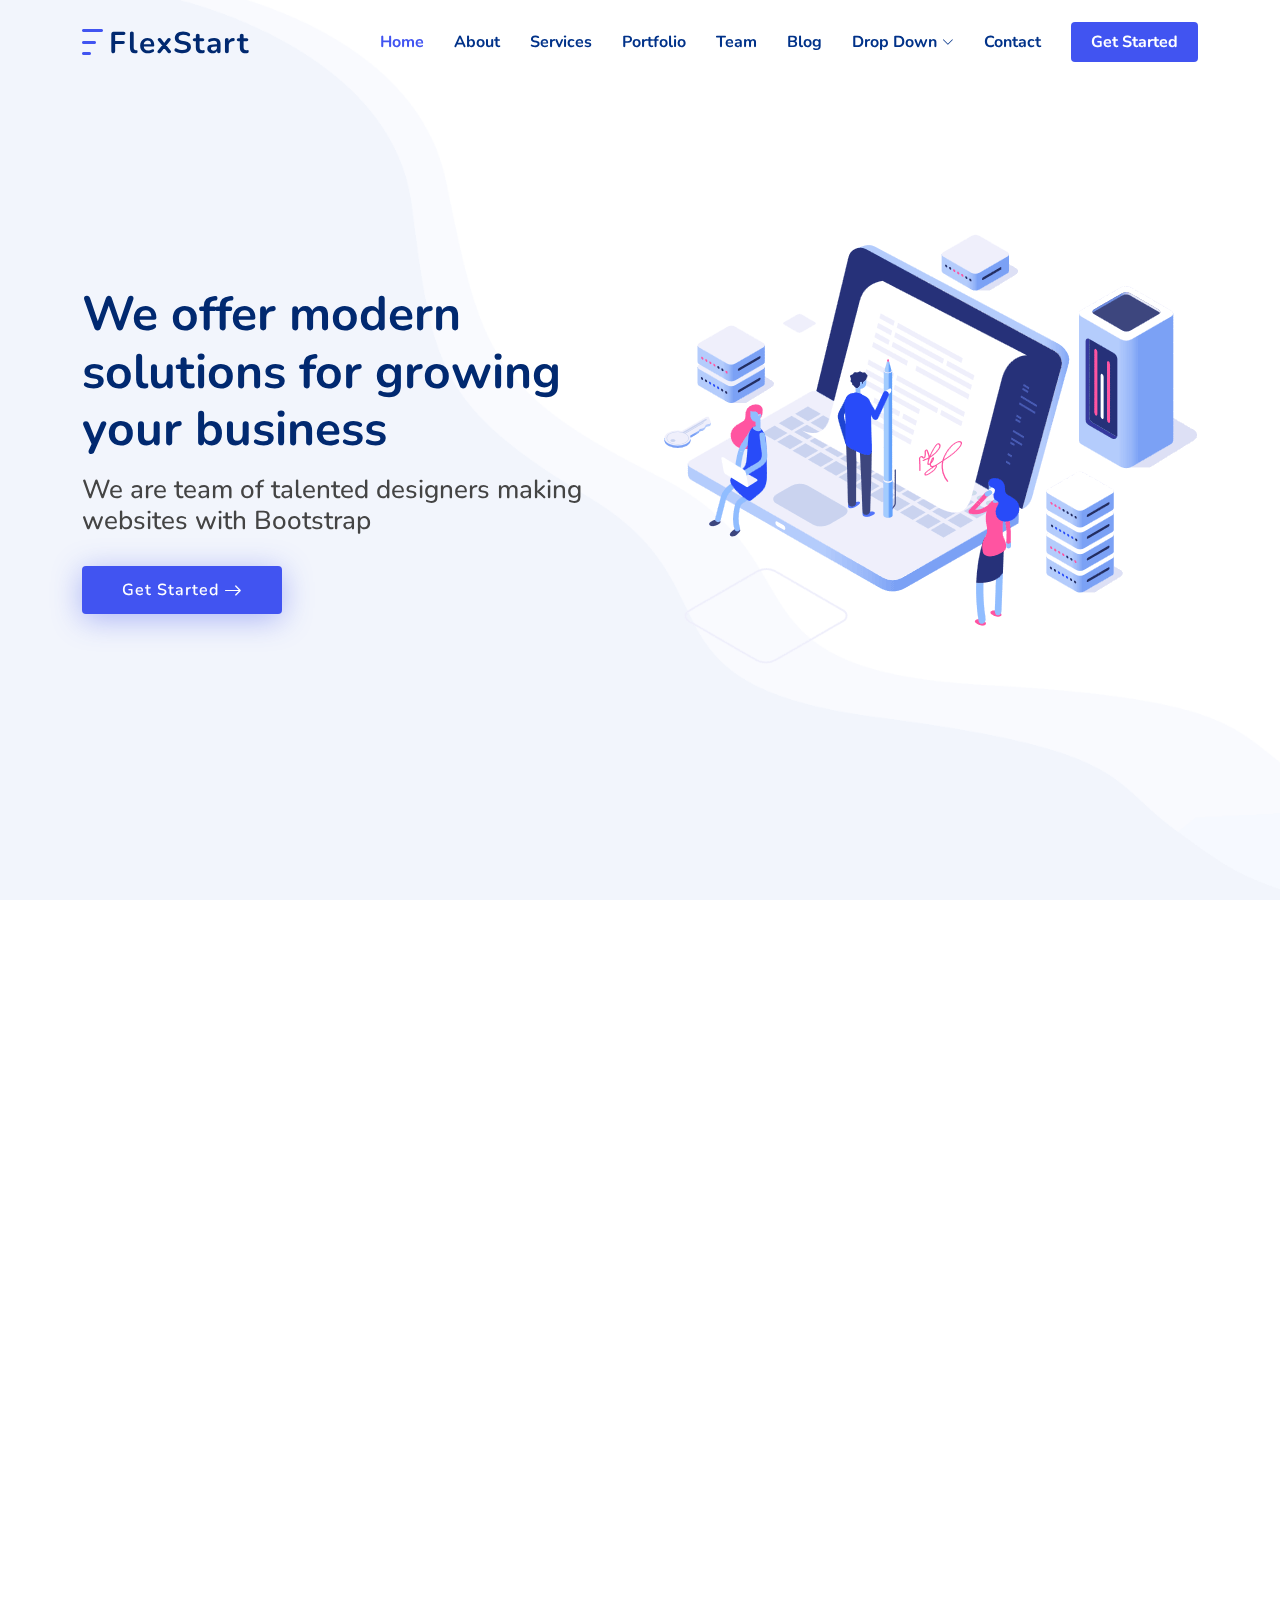
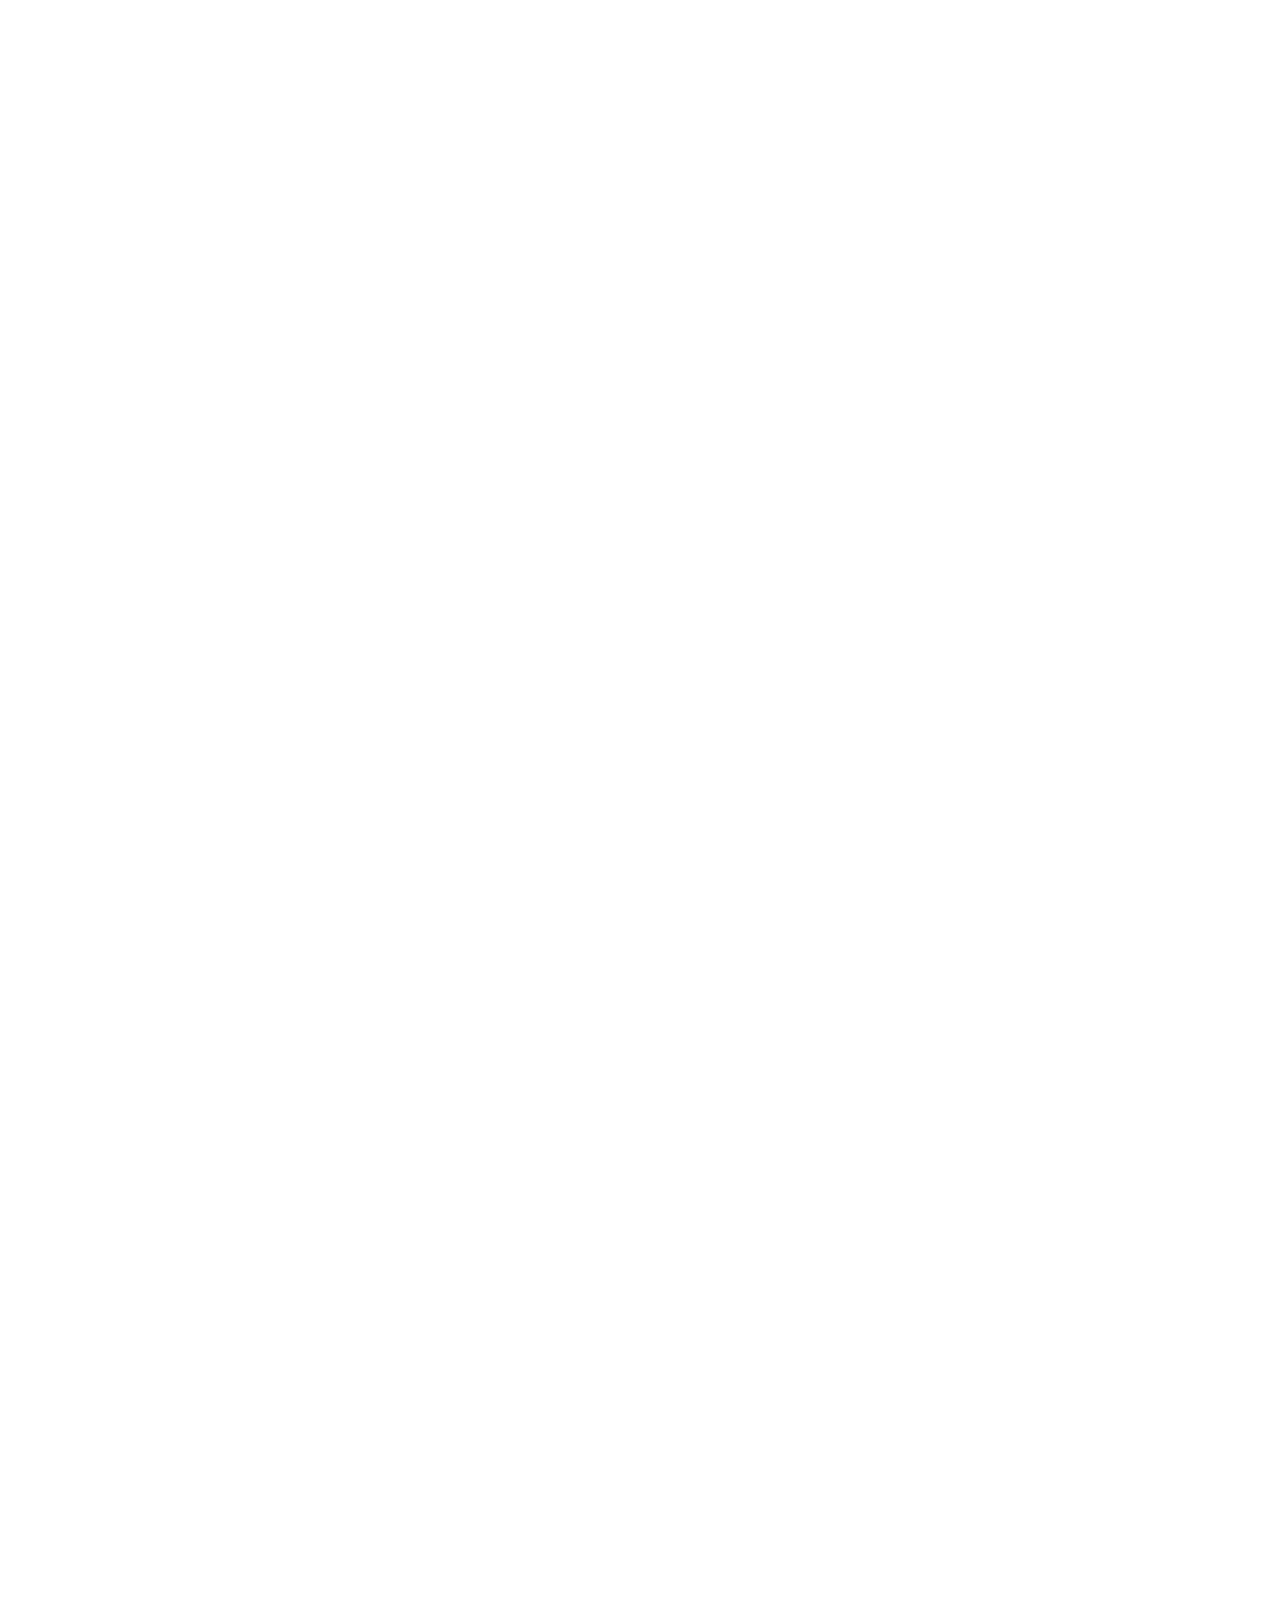
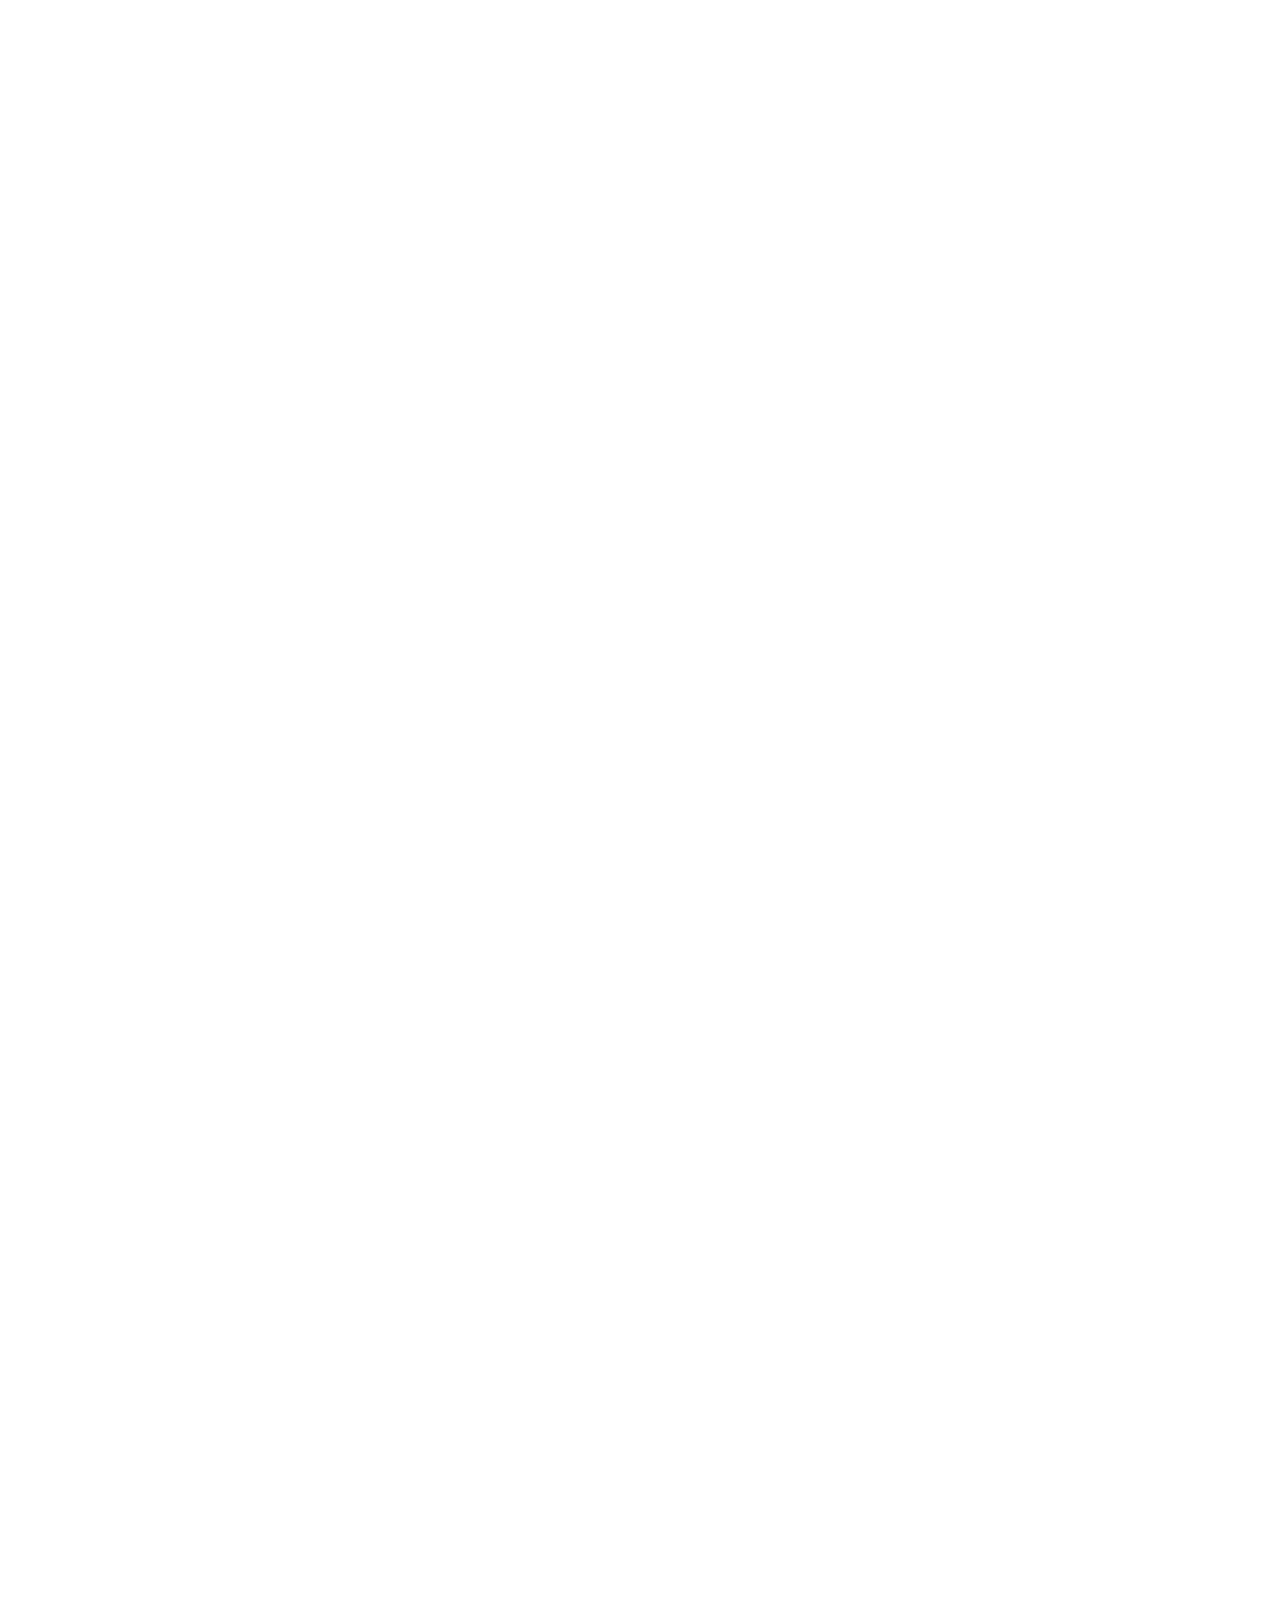
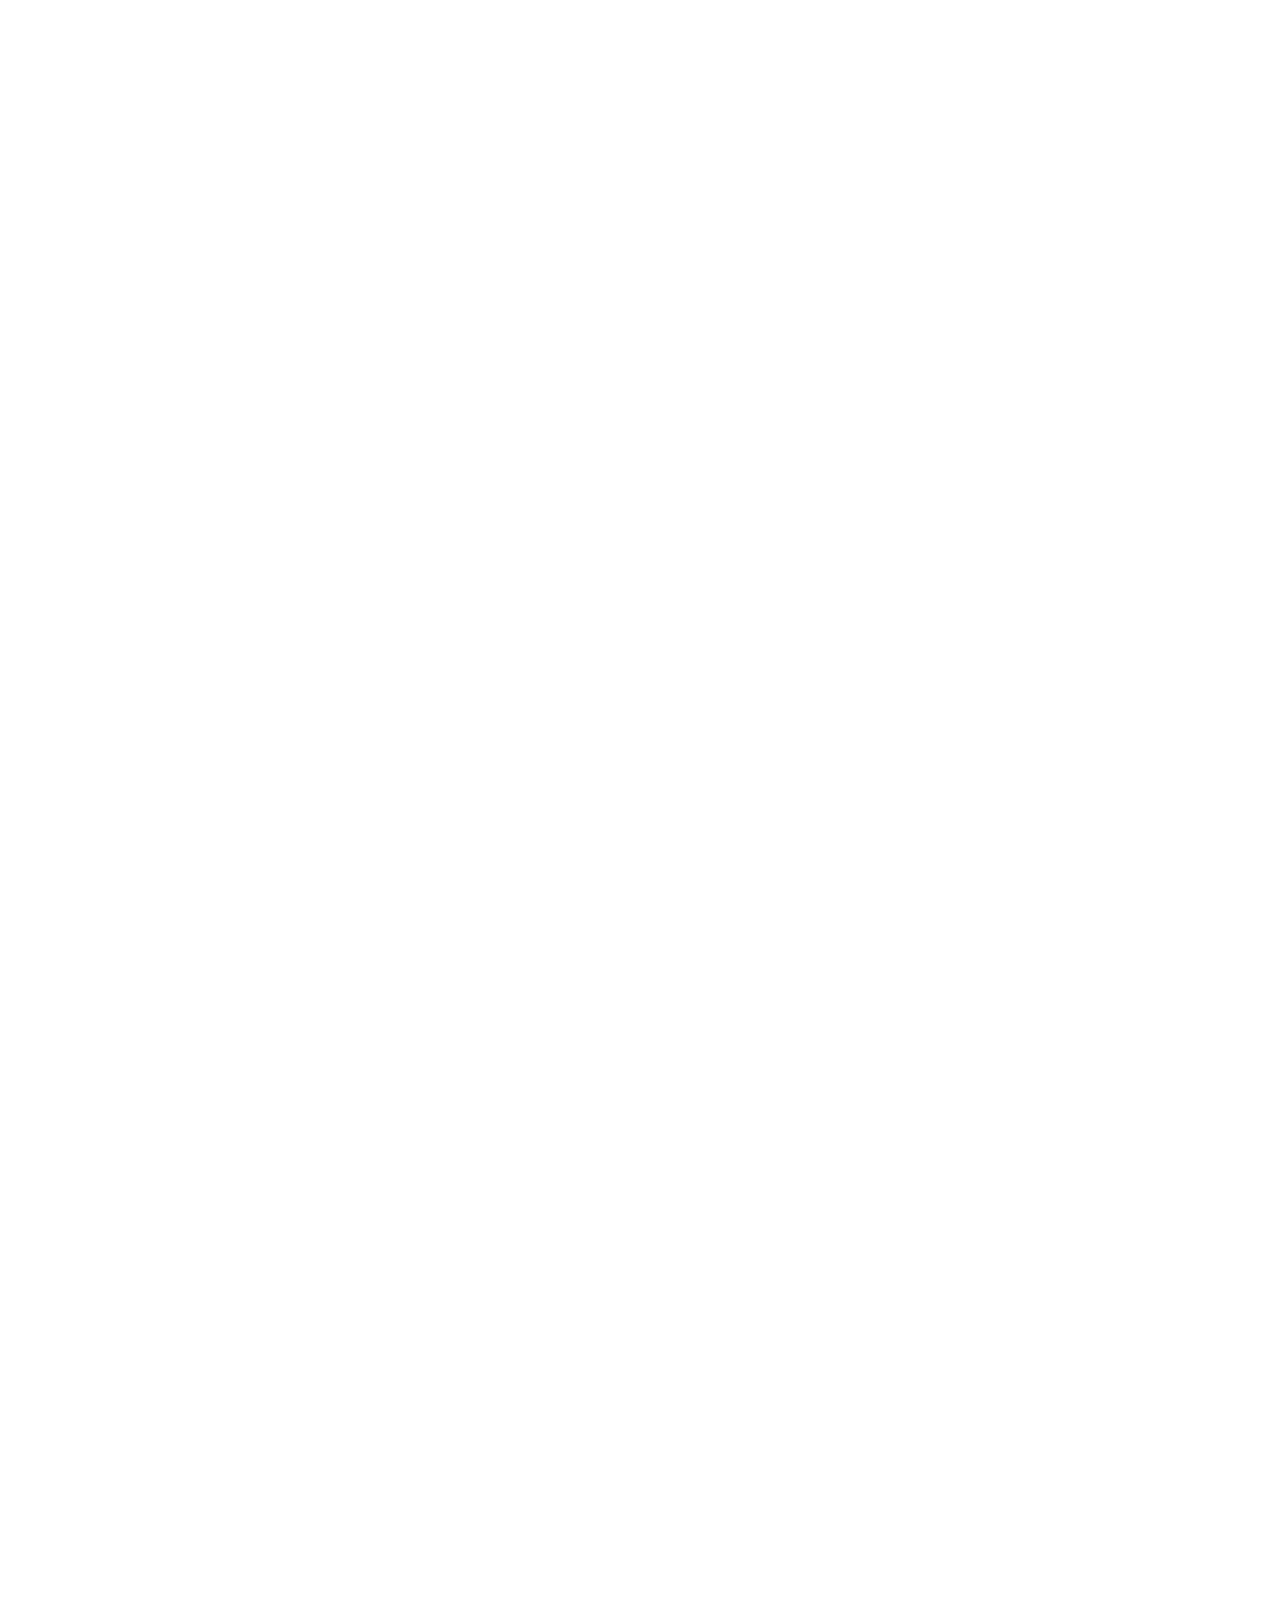
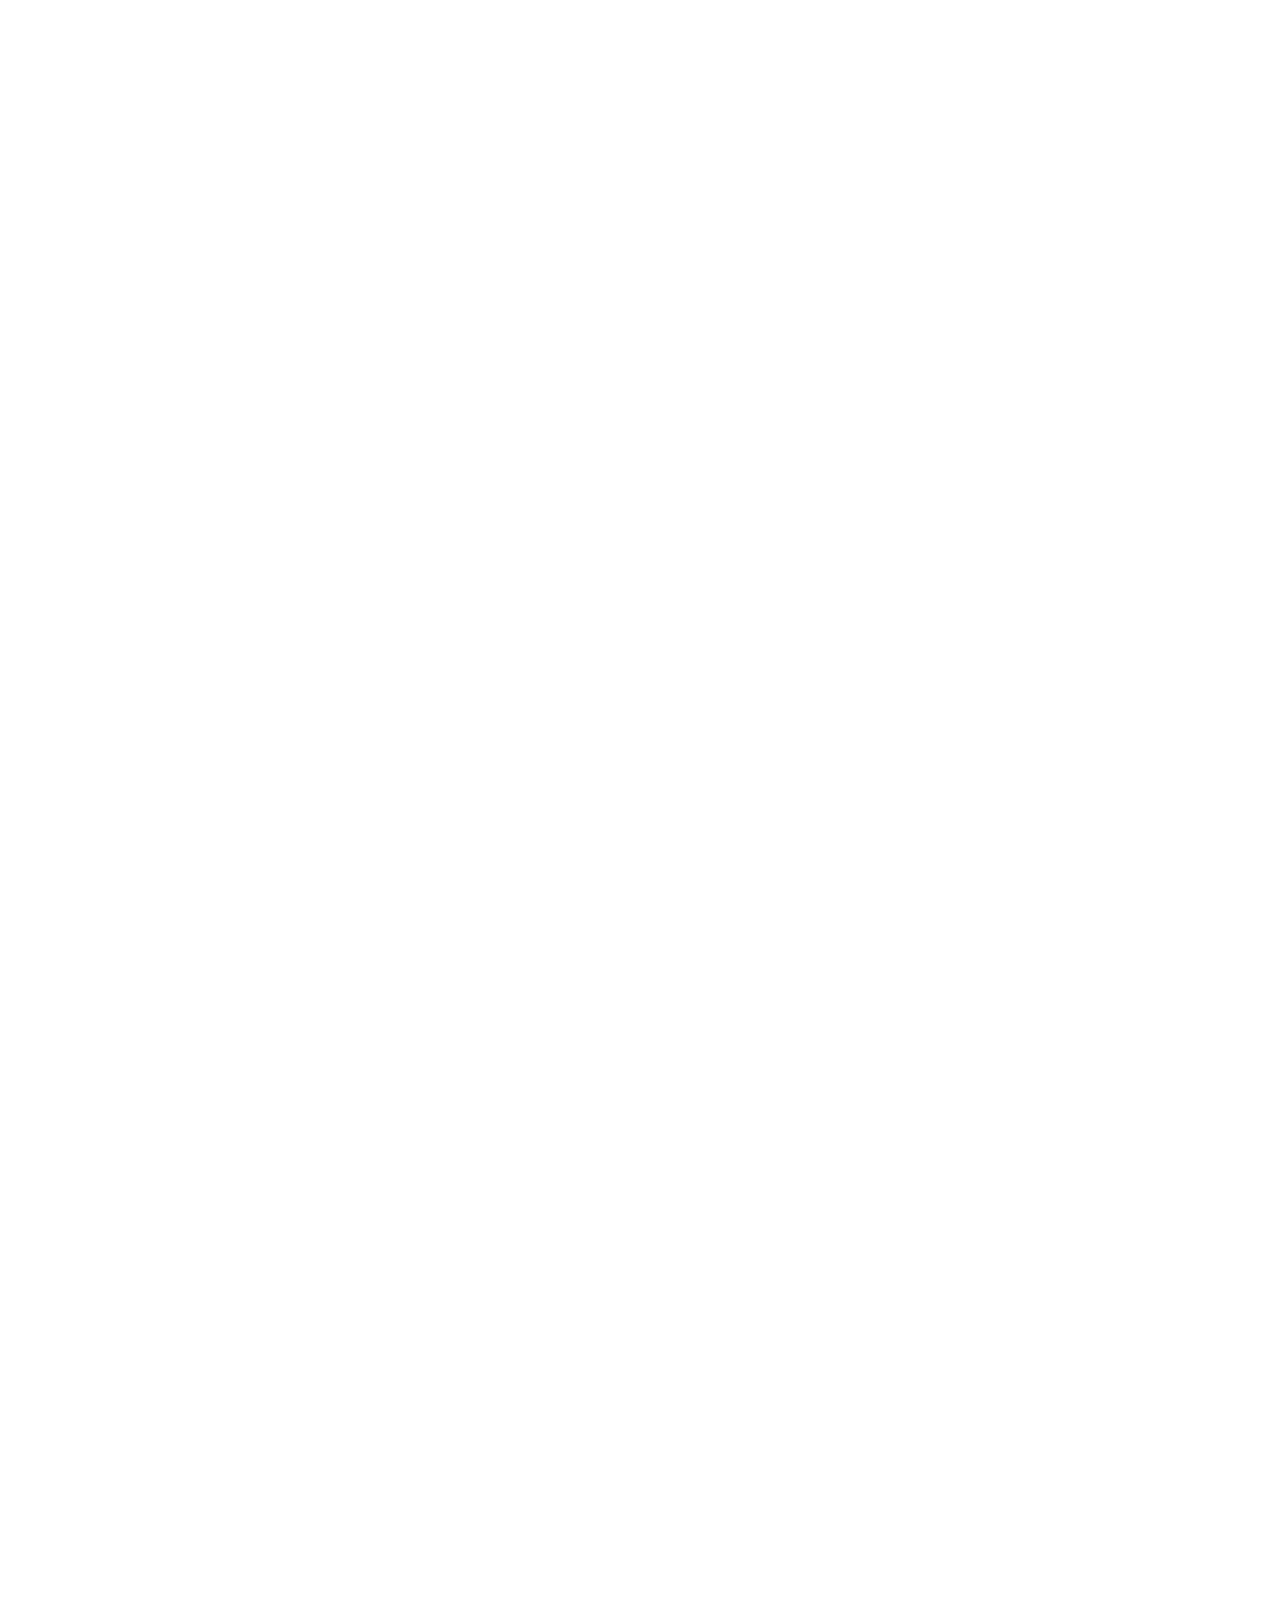
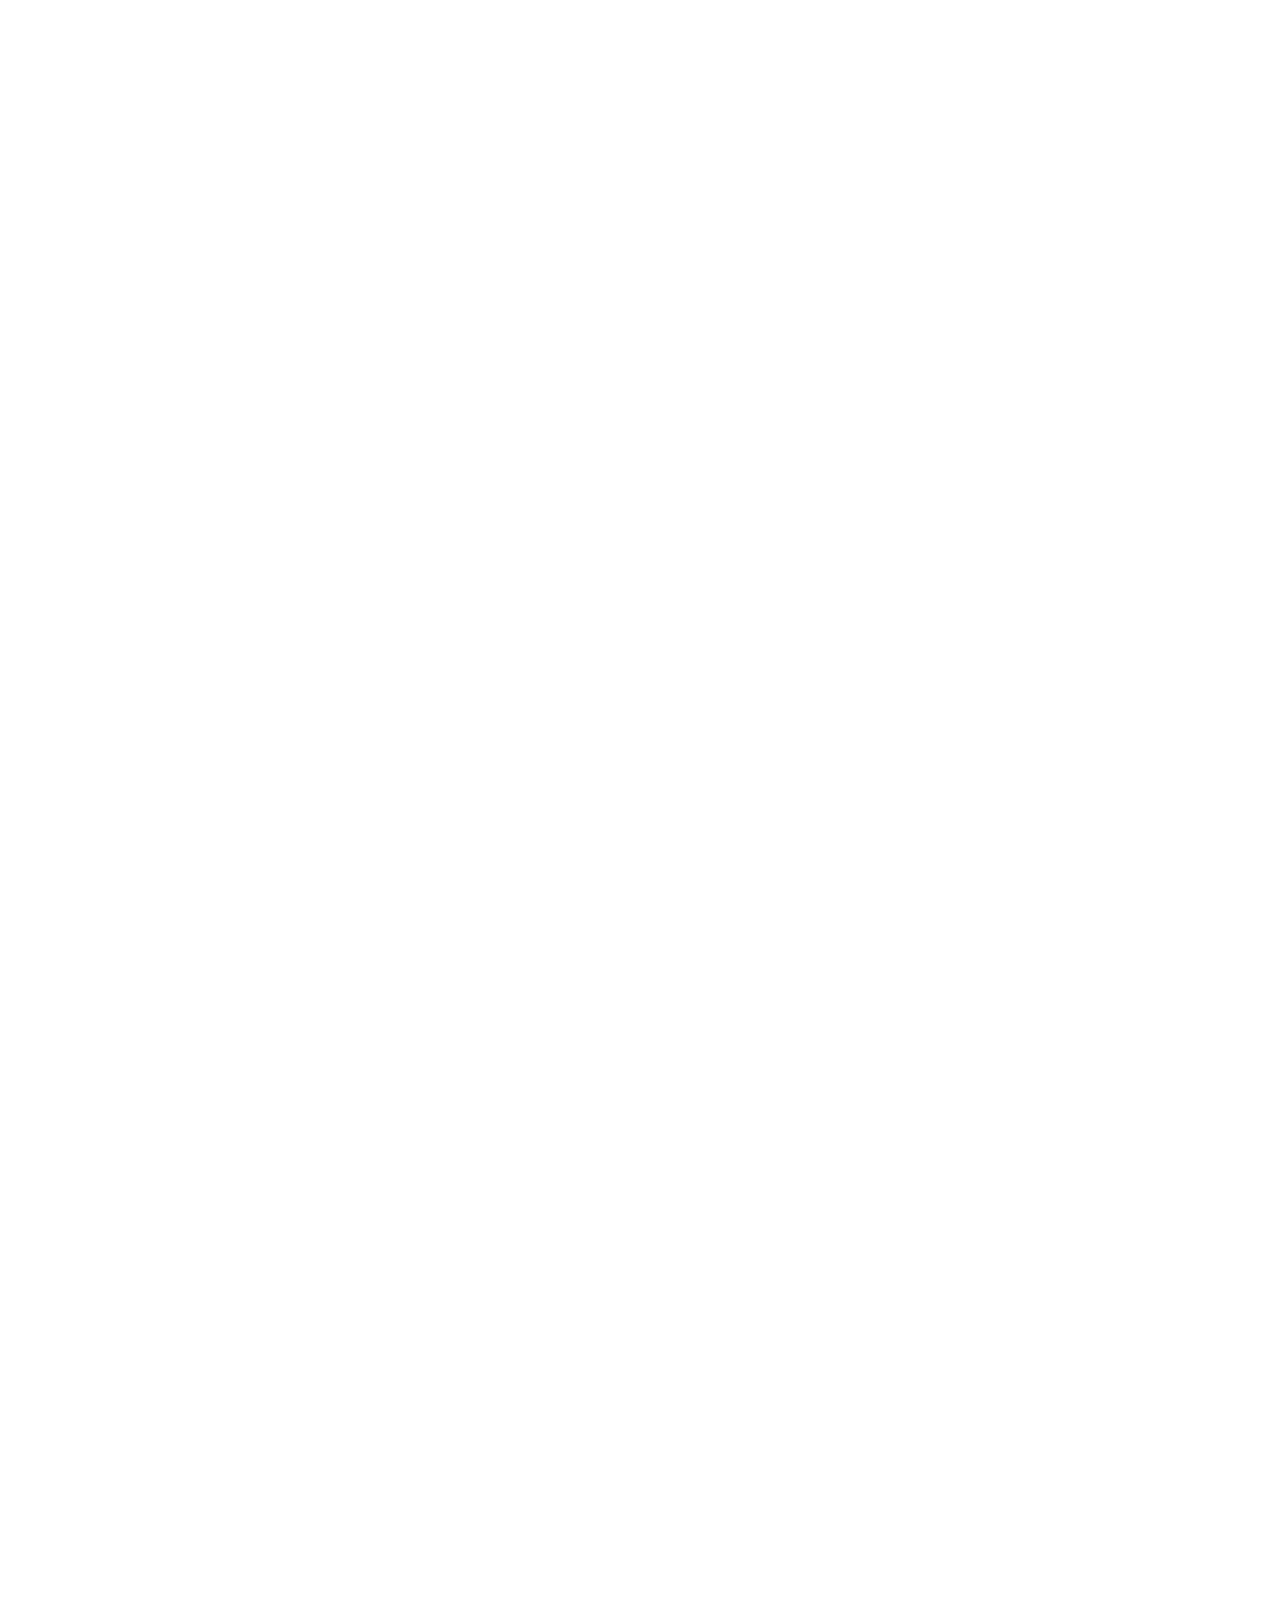
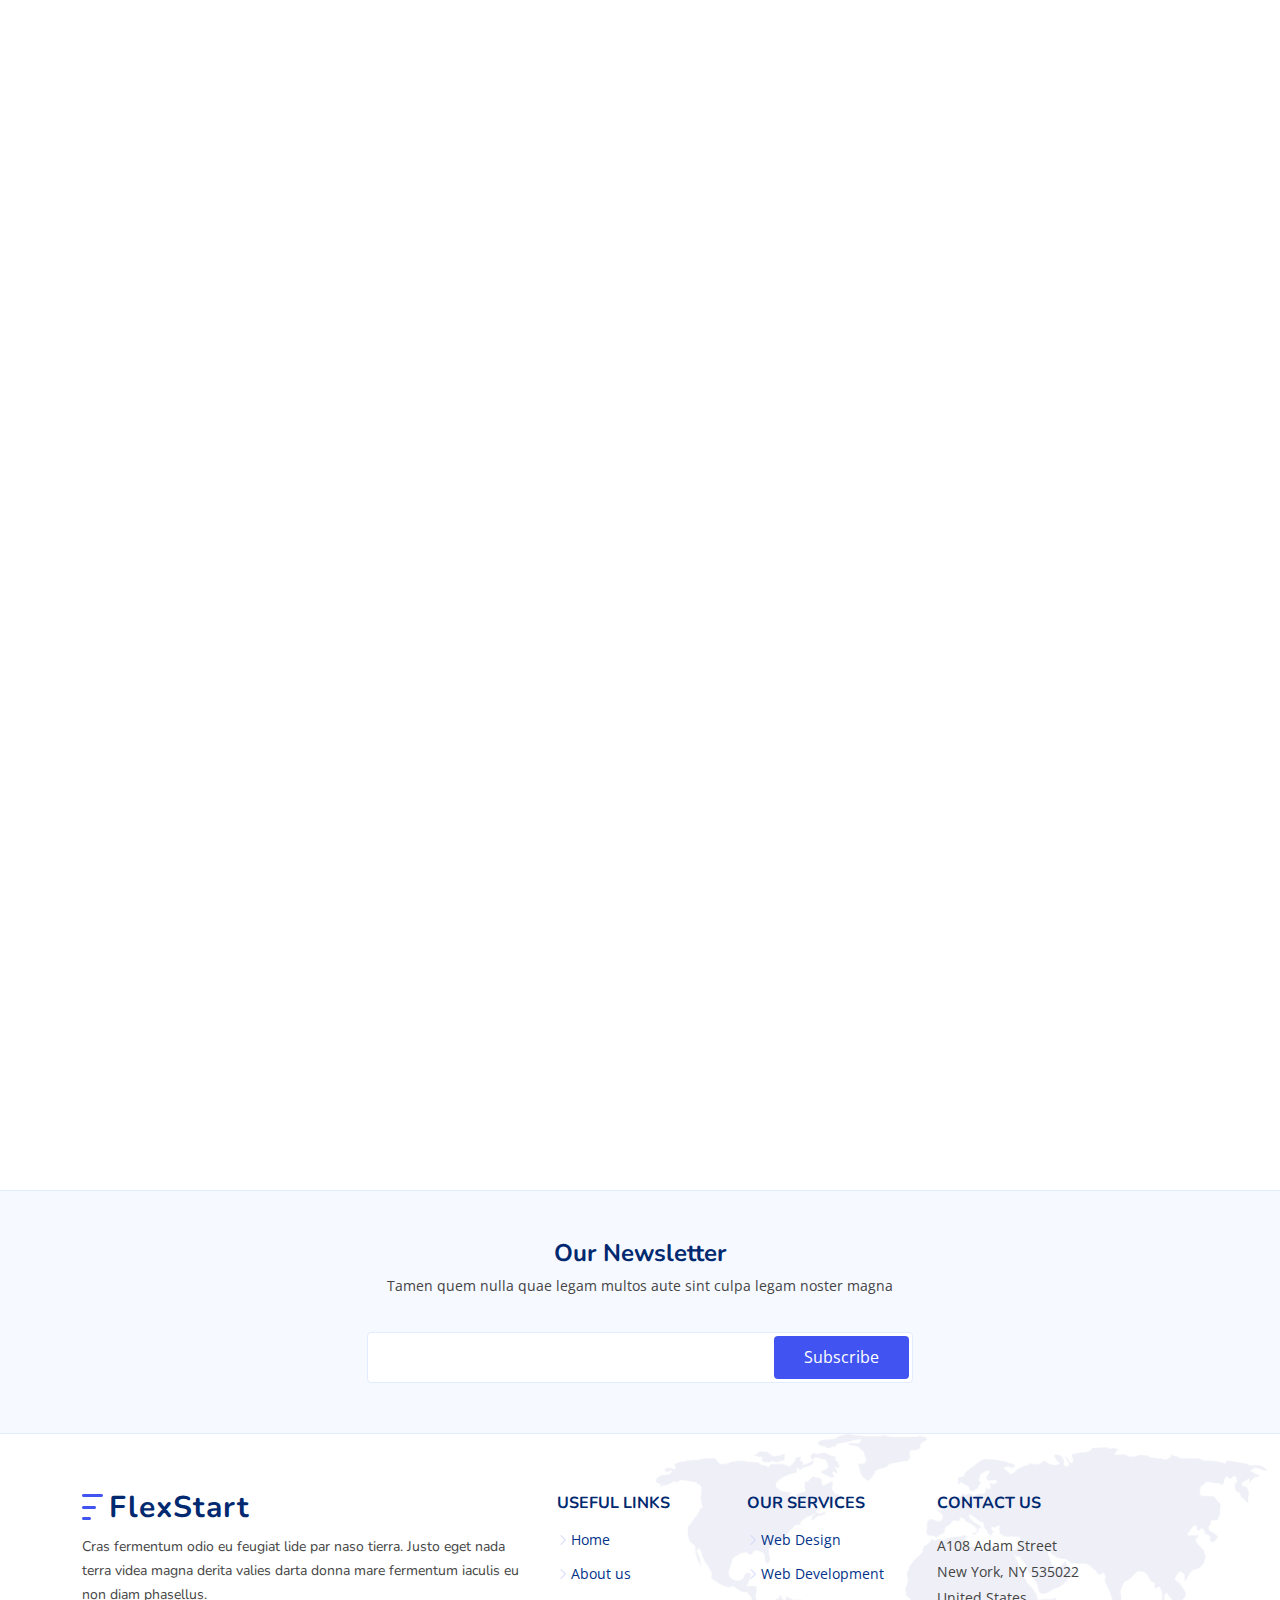
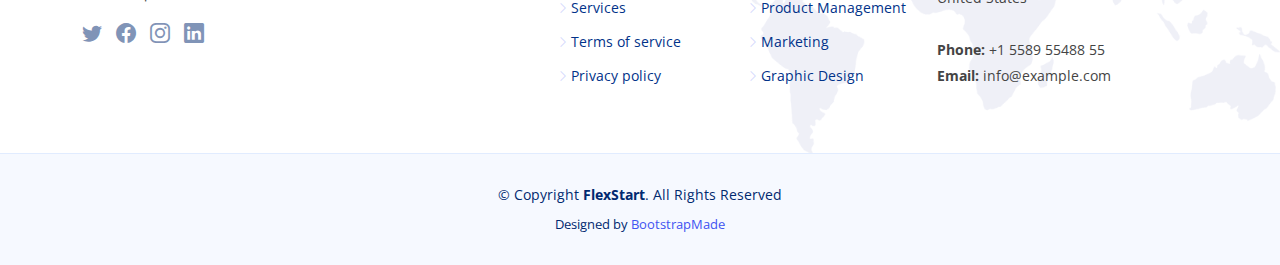
<file: FlexStart/index.html>
<!DOCTYPE html>
<html lang="en">

<head>
  <meta charset="utf-8">
  <meta content="width=device-width, initial-scale=1.0" name="viewport">

  <title>FlexStart Bootstrap Template - Index</title>
  <meta content="" name="description">

  <meta content="" name="keywords">

  <!-- Favicons -->
  <link href="assets/img/favicon.png" rel="icon">
  <link href="assets/img/apple-touch-icon.png" rel="apple-touch-icon">

  <!-- Google Fonts -->
  <link href="https://fonts.googleapis.com/css?family=Open+Sans:300,300i,400,400i,600,600i,700,700i|Nunito:300,300i,400,400i,600,600i,700,700i|Poppins:300,300i,400,400i,500,500i,600,600i,700,700i" rel="stylesheet">

  <!-- Vendor CSS Files -->
  <link href="assets/vendor/aos/aos.css" rel="stylesheet">
  <link href="assets/vendor/bootstrap/css/bootstrap.min.css" rel="stylesheet">
  <link href="assets/vendor/bootstrap-icons/bootstrap-icons.css" rel="stylesheet">
  <link href="assets/vendor/glightbox/css/glightbox.min.css" rel="stylesheet">
  <link href="assets/vendor/remixicon/remixicon.css" rel="stylesheet">
  <link href="assets/vendor/swiper/swiper-bundle.min.css" rel="stylesheet">

  <!-- Template Main CSS File -->
  <link href="assets/css/style.css" rel="stylesheet">

  <!-- =======================================================
  * Template Name: FlexStart - v1.9.0
  * Template URL: https://bootstrapmade.com/flexstart-bootstrap-startup-template/
  * Author: BootstrapMade.com
  * License: https://bootstrapmade.com/license/
  ======================================================== -->
</head>

<body>

  <!-- ======= Header ======= -->
  <header id="header" class="header fixed-top">
    <div class="container-fluid container-xl d-flex align-items-center justify-content-between">

      <a href="index.html" class="logo d-flex align-items-center">
        <img src="assets/img/logo.png" alt="">
        <span>FlexStart</span>
      </a>

      <nav id="navbar" class="navbar">
        <ul>
          <li><a class="nav-link scrollto active" href="#hero">Home</a></li>
          <li><a class="nav-link scrollto" href="#about">About</a></li>
          <li><a class="nav-link scrollto" href="#services">Services</a></li>
          <li><a class="nav-link scrollto" href="#portfolio">Portfolio</a></li>
          <li><a class="nav-link scrollto" href="#team">Team</a></li>
          <li><a href="blog.html">Blog</a></li>
          <li class="dropdown"><a href="#"><span>Drop Down</span> <i class="bi bi-chevron-down"></i></a>
            <ul>
              <li><a href="#">Drop Down 1</a></li>
              <li class="dropdown"><a href="#"><span>Deep Drop Down</span> <i class="bi bi-chevron-right"></i></a>
                <ul>
                  <li><a href="#">Deep Drop Down 1</a></li>
                  <li><a href="#">Deep Drop Down 2</a></li>
                  <li><a href="#">Deep Drop Down 3</a></li>
                  <li><a href="#">Deep Drop Down 4</a></li>
                  <li><a href="#">Deep Drop Down 5</a></li>
                </ul>
              </li>
              <li><a href="#">Drop Down 2</a></li>
              <li><a href="#">Drop Down 3</a></li>
              <li><a href="#">Drop Down 4</a></li>
            </ul>
          </li>
          <li><a class="nav-link scrollto" href="#contact">Contact</a></li>
          <li><a class="getstarted scrollto" href="#about">Get Started</a></li>
        </ul>
        <i class="bi bi-list mobile-nav-toggle"></i>
      </nav><!-- .navbar -->

    </div>
  </header><!-- End Header -->

  <!-- ======= Hero Section ======= -->
  <section id="hero" class="hero d-flex align-items-center">

    <div class="container">
      <div class="row">
        <div class="col-lg-6 d-flex flex-column justify-content-center">
          <h1 data-aos="fade-up">We offer modern solutions for growing your business</h1>
          <h2 data-aos="fade-up" data-aos-delay="400">We are team of talented designers making websites with Bootstrap</h2>
          <div data-aos="fade-up" data-aos-delay="600">
            <div class="text-center text-lg-start">
              <a href="#about" class="btn-get-started scrollto d-inline-flex align-items-center justify-content-center align-self-center">
                <span>Get Started</span>
                <i class="bi bi-arrow-right"></i>
              </a>
            </div>
          </div>
        </div>
        <div class="col-lg-6 hero-img" data-aos="zoom-out" data-aos-delay="200">
          <img src="assets/img/hero-img.png" class="img-fluid" alt="">
        </div>
      </div>
    </div>

  </section><!-- End Hero -->

  <main id="main">
    <!-- ======= About Section ======= -->
    <section id="about" class="about">

      <div class="container" data-aos="fade-up">
        <div class="row gx-0">

          <div class="col-lg-6 d-flex flex-column justify-content-center" data-aos="fade-up" data-aos-delay="200">
            <div class="content">
              <h3>Who We Are</h3>
              <h2>Expedita voluptas omnis cupiditate totam eveniet nobis sint iste. Dolores est repellat corrupti reprehenderit.</h2>
              <p>
                Quisquam vel ut sint cum eos hic dolores aperiam. Sed deserunt et. Inventore et et dolor consequatur itaque ut voluptate sed et. Magnam nam ipsum tenetur suscipit voluptatum nam et est corrupti.
              </p>
              <div class="text-center text-lg-start">
                <a href="#" class="btn-read-more d-inline-flex align-items-center justify-content-center align-self-center">
                  <span>Read More</span>
                  <i class="bi bi-arrow-right"></i>
                </a>
              </div>
            </div>
          </div>

          <div class="col-lg-6 d-flex align-items-center" data-aos="zoom-out" data-aos-delay="200">
            <img src="assets/img/about.jpg" class="img-fluid" alt="">
          </div>

        </div>
      </div>

    </section><!-- End About Section -->

    <!-- ======= Values Section ======= -->
    <section id="values" class="values">

      <div class="container" data-aos="fade-up">

        <header class="section-header">
          <h2>Our Values</h2>
          <p>Odit est perspiciatis laborum et dicta</p>
        </header>

        <div class="row">

          <div class="col-lg-4" data-aos="fade-up" data-aos-delay="200">
            <div class="box">
              <img src="assets/img/values-1.png" class="img-fluid" alt="">
              <h3>Ad cupiditate sed est odio</h3>
              <p>Eum ad dolor et. Autem aut fugiat debitis voluptatem consequuntur sit. Et veritatis id.</p>
            </div>
          </div>

          <div class="col-lg-4 mt-4 mt-lg-0" data-aos="fade-up" data-aos-delay="400">
            <div class="box">
              <img src="assets/img/values-2.png" class="img-fluid" alt="">
              <h3>Voluptatem voluptatum alias</h3>
              <p>Repudiandae amet nihil natus in distinctio suscipit id. Doloremque ducimus ea sit non.</p>
            </div>
          </div>

          <div class="col-lg-4 mt-4 mt-lg-0" data-aos="fade-up" data-aos-delay="600">
            <div class="box">
              <img src="assets/img/values-3.png" class="img-fluid" alt="">
              <h3>Fugit cupiditate alias nobis.</h3>
              <p>Quam rem vitae est autem molestias explicabo debitis sint. Vero aliquid quidem commodi.</p>
            </div>
          </div>

        </div>

      </div>

    </section><!-- End Values Section -->

    <!-- ======= Counts Section ======= -->
    <section id="counts" class="counts">
      <div class="container" data-aos="fade-up">

        <div class="row gy-4">

          <div class="col-lg-3 col-md-6">
            <div class="count-box">
              <i class="bi bi-emoji-smile"></i>
              <div>
                <span data-purecounter-start="0" data-purecounter-end="232" data-purecounter-duration="1" class="purecounter"></span>
                <p>Happy Clients</p>
              </div>
            </div>
          </div>

          <div class="col-lg-3 col-md-6">
            <div class="count-box">
              <i class="bi bi-journal-richtext" style="color: #ee6c20;"></i>
              <div>
                <span data-purecounter-start="0" data-purecounter-end="521" data-purecounter-duration="1" class="purecounter"></span>
                <p>Projects</p>
              </div>
            </div>
          </div>

          <div class="col-lg-3 col-md-6">
            <div class="count-box">
              <i class="bi bi-headset" style="color: #15be56;"></i>
              <div>
                <span data-purecounter-start="0" data-purecounter-end="1463" data-purecounter-duration="1" class="purecounter"></span>
                <p>Hours Of Support</p>
              </div>
            </div>
          </div>

          <div class="col-lg-3 col-md-6">
            <div class="count-box">
              <i class="bi bi-people" style="color: #bb0852;"></i>
              <div>
                <span data-purecounter-start="0" data-purecounter-end="15" data-purecounter-duration="1" class="purecounter"></span>
                <p>Hard Workers</p>
              </div>
            </div>
          </div>

        </div>

      </div>
    </section><!-- End Counts Section -->

    <!-- ======= Features Section ======= -->
    <section id="features" class="features">

      <div class="container" data-aos="fade-up">

        <header class="section-header">
          <h2>Features</h2>
          <p>Laboriosam et omnis fuga quis dolor direda fara</p>
        </header>

        <div class="row">

          <div class="col-lg-6">
            <img src="assets/img/features.png" class="img-fluid" alt="">
          </div>

          <div class="col-lg-6 mt-5 mt-lg-0 d-flex">
            <div class="row align-self-center gy-4">

              <div class="col-md-6" data-aos="zoom-out" data-aos-delay="200">
                <div class="feature-box d-flex align-items-center">
                  <i class="bi bi-check"></i>
                  <h3>Eos aspernatur rem</h3>
                </div>
              </div>

              <div class="col-md-6" data-aos="zoom-out" data-aos-delay="300">
                <div class="feature-box d-flex align-items-center">
                  <i class="bi bi-check"></i>
                  <h3>Facilis neque ipsa</h3>
                </div>
              </div>

              <div class="col-md-6" data-aos="zoom-out" data-aos-delay="400">
                <div class="feature-box d-flex align-items-center">
                  <i class="bi bi-check"></i>
                  <h3>Volup amet voluptas</h3>
                </div>
              </div>

              <div class="col-md-6" data-aos="zoom-out" data-aos-delay="500">
                <div class="feature-box d-flex align-items-center">
                  <i class="bi bi-check"></i>
                  <h3>Rerum omnis sint</h3>
                </div>
              </div>

              <div class="col-md-6" data-aos="zoom-out" data-aos-delay="600">
                <div class="feature-box d-flex align-items-center">
                  <i class="bi bi-check"></i>
                  <h3>Alias possimus</h3>
                </div>
              </div>

              <div class="col-md-6" data-aos="zoom-out" data-aos-delay="700">
                <div class="feature-box d-flex align-items-center">
                  <i class="bi bi-check"></i>
                  <h3>Repellendus mollitia</h3>
                </div>
              </div>

            </div>
          </div>

        </div> <!-- / row -->

        <!-- Feature Tabs -->
        <div class="row feture-tabs" data-aos="fade-up">
          <div class="col-lg-6">
            <h3>Neque officiis dolore maiores et exercitationem quae est seda lidera pat claero</h3>

            <!-- Tabs -->
            <ul class="nav nav-pills mb-3">
              <li>
                <a class="nav-link active" data-bs-toggle="pill" href="#tab1">Saepe fuga</a>
              </li>
              <li>
                <a class="nav-link" data-bs-toggle="pill" href="#tab2">Voluptates</a>
              </li>
              <li>
                <a class="nav-link" data-bs-toggle="pill" href="#tab3">Corrupti</a>
              </li>
            </ul><!-- End Tabs -->

            <!-- Tab Content -->
            <div class="tab-content">

              <div class="tab-pane fade show active" id="tab1">
                <p>Consequuntur inventore voluptates consequatur aut vel et. Eos doloribus expedita. Sapiente atque consequatur minima nihil quae aspernatur quo suscipit voluptatem.</p>
                <div class="d-flex align-items-center mb-2">
                  <i class="bi bi-check2"></i>
                  <h4>Repudiandae rerum velit modi et officia quasi facilis</h4>
                </div>
                <p>Laborum omnis voluptates voluptas qui sit aliquam blanditiis. Sapiente minima commodi dolorum non eveniet magni quaerat nemo et.</p>
                <div class="d-flex align-items-center mb-2">
                  <i class="bi bi-check2"></i>
                  <h4>Incidunt non veritatis illum ea ut nisi</h4>
                </div>
                <p>Non quod totam minus repellendus autem sint velit. Rerum debitis facere soluta tenetur. Iure molestiae assumenda sunt qui inventore eligendi voluptates nisi at. Dolorem quo tempora. Quia et perferendis.</p>
              </div><!-- End Tab 1 Content -->

              <div class="tab-pane fade show" id="tab2">
                <p>Consequuntur inventore voluptates consequatur aut vel et. Eos doloribus expedita. Sapiente atque consequatur minima nihil quae aspernatur quo suscipit voluptatem.</p>
                <div class="d-flex align-items-center mb-2">
                  <i class="bi bi-check2"></i>
                  <h4>Repudiandae rerum velit modi et officia quasi facilis</h4>
                </div>
                <p>Laborum omnis voluptates voluptas qui sit aliquam blanditiis. Sapiente minima commodi dolorum non eveniet magni quaerat nemo et.</p>
                <div class="d-flex align-items-center mb-2">
                  <i class="bi bi-check2"></i>
                  <h4>Incidunt non veritatis illum ea ut nisi</h4>
                </div>
                <p>Non quod totam minus repellendus autem sint velit. Rerum debitis facere soluta tenetur. Iure molestiae assumenda sunt qui inventore eligendi voluptates nisi at. Dolorem quo tempora. Quia et perferendis.</p>
              </div><!-- End Tab 2 Content -->

              <div class="tab-pane fade show" id="tab3">
                <p>Consequuntur inventore voluptates consequatur aut vel et. Eos doloribus expedita. Sapiente atque consequatur minima nihil quae aspernatur quo suscipit voluptatem.</p>
                <div class="d-flex align-items-center mb-2">
                  <i class="bi bi-check2"></i>
                  <h4>Repudiandae rerum velit modi et officia quasi facilis</h4>
                </div>
                <p>Laborum omnis voluptates voluptas qui sit aliquam blanditiis. Sapiente minima commodi dolorum non eveniet magni quaerat nemo et.</p>
                <div class="d-flex align-items-center mb-2">
                  <i class="bi bi-check2"></i>
                  <h4>Incidunt non veritatis illum ea ut nisi</h4>
                </div>
                <p>Non quod totam minus repellendus autem sint velit. Rerum debitis facere soluta tenetur. Iure molestiae assumenda sunt qui inventore eligendi voluptates nisi at. Dolorem quo tempora. Quia et perferendis.</p>
              </div><!-- End Tab 3 Content -->

            </div>

          </div>

          <div class="col-lg-6">
            <img src="assets/img/features-2.png" class="img-fluid" alt="">
          </div>

        </div><!-- End Feature Tabs -->

        <!-- Feature Icons -->
        <div class="row feature-icons" data-aos="fade-up">
          <h3>Ratione mollitia eos ab laudantium rerum beatae quo</h3>

          <div class="row">

            <div class="col-xl-4 text-center" data-aos="fade-right" data-aos-delay="100">
              <img src="assets/img/features-3.png" class="img-fluid p-4" alt="">
            </div>

            <div class="col-xl-8 d-flex content">
              <div class="row align-self-center gy-4">

                <div class="col-md-6 icon-box" data-aos="fade-up">
                  <i class="ri-line-chart-line"></i>
                  <div>
                    <h4>Corporis voluptates sit</h4>
                    <p>Consequuntur sunt aut quasi enim aliquam quae harum pariatur laboris nisi ut aliquip</p>
                  </div>
                </div>

                <div class="col-md-6 icon-box" data-aos="fade-up" data-aos-delay="100">
                  <i class="ri-stack-line"></i>
                  <div>
                    <h4>Ullamco laboris nisi</h4>
                    <p>Excepteur sint occaecat cupidatat non proident, sunt in culpa qui officia deserunt</p>
                  </div>
                </div>

                <div class="col-md-6 icon-box" data-aos="fade-up" data-aos-delay="200">
                  <i class="ri-brush-4-line"></i>
                  <div>
                    <h4>Labore consequatur</h4>
                    <p>Aut suscipit aut cum nemo deleniti aut omnis. Doloribus ut maiores omnis facere</p>
                  </div>
                </div>

                <div class="col-md-6 icon-box" data-aos="fade-up" data-aos-delay="300">
                  <i class="ri-magic-line"></i>
                  <div>
                    <h4>Beatae veritatis</h4>
                    <p>Expedita veritatis consequuntur nihil tempore laudantium vitae denat pacta</p>
                  </div>
                </div>

                <div class="col-md-6 icon-box" data-aos="fade-up" data-aos-delay="400">
                  <i class="ri-command-line"></i>
                  <div>
                    <h4>Molestiae dolor</h4>
                    <p>Et fuga et deserunt et enim. Dolorem architecto ratione tensa raptor marte</p>
                  </div>
                </div>

                <div class="col-md-6 icon-box" data-aos="fade-up" data-aos-delay="500">
                  <i class="ri-radar-line"></i>
                  <div>
                    <h4>Explicabo consectetur</h4>
                    <p>Est autem dicta beatae suscipit. Sint veritatis et sit quasi ab aut inventore</p>
                  </div>
                </div>

              </div>
            </div>

          </div>

        </div><!-- End Feature Icons -->

      </div>

    </section><!-- End Features Section -->

    <!-- ======= Services Section ======= -->
    <section id="services" class="services">

      <div class="container" data-aos="fade-up">

        <header class="section-header">
          <h2>Services</h2>
          <p>Veritatis et dolores facere numquam et praesentium</p>
        </header>

        <div class="row gy-4">

          <div class="col-lg-4 col-md-6" data-aos="fade-up" data-aos-delay="200">
            <div class="service-box blue">
              <i class="ri-discuss-line icon"></i>
              <h3>Nesciunt Mete</h3>
              <p>Provident nihil minus qui consequatur non omnis maiores. Eos accusantium minus dolores iure perferendis tempore et consequatur.</p>
              <a href="#" class="read-more"><span>Read More</span> <i class="bi bi-arrow-right"></i></a>
            </div>
          </div>

          <div class="col-lg-4 col-md-6" data-aos="fade-up" data-aos-delay="300">
            <div class="service-box orange">
              <i class="ri-discuss-line icon"></i>
              <h3>Eosle Commodi</h3>
              <p>Ut autem aut autem non a. Sint sint sit facilis nam iusto sint. Libero corrupti neque eum hic non ut nesciunt dolorem.</p>
              <a href="#" class="read-more"><span>Read More</span> <i class="bi bi-arrow-right"></i></a>
            </div>
          </div>

          <div class="col-lg-4 col-md-6" data-aos="fade-up" data-aos-delay="400">
            <div class="service-box green">
              <i class="ri-discuss-line icon"></i>
              <h3>Ledo Markt</h3>
              <p>Ut excepturi voluptatem nisi sed. Quidem fuga consequatur. Minus ea aut. Vel qui id voluptas adipisci eos earum corrupti.</p>
              <a href="#" class="read-more"><span>Read More</span> <i class="bi bi-arrow-right"></i></a>
            </div>
          </div>

          <div class="col-lg-4 col-md-6" data-aos="fade-up" data-aos-delay="500">
            <div class="service-box red">
              <i class="ri-discuss-line icon"></i>
              <h3>Asperiores Commodi</h3>
              <p>Non et temporibus minus omnis sed dolor esse consequatur. Cupiditate sed error ea fuga sit provident adipisci neque.</p>
              <a href="#" class="read-more"><span>Read More</span> <i class="bi bi-arrow-right"></i></a>
            </div>
          </div>

          <div class="col-lg-4 col-md-6" data-aos="fade-up" data-aos-delay="600">
            <div class="service-box purple">
              <i class="ri-discuss-line icon"></i>
              <h3>Velit Doloremque.</h3>
              <p>Cumque et suscipit saepe. Est maiores autem enim facilis ut aut ipsam corporis aut. Sed animi at autem alias eius labore.</p>
              <a href="#" class="read-more"><span>Read More</span> <i class="bi bi-arrow-right"></i></a>
            </div>
          </div>

          <div class="col-lg-4 col-md-6" data-aos="fade-up" data-aos-delay="700">
            <div class="service-box pink">
              <i class="ri-discuss-line icon"></i>
              <h3>Dolori Architecto</h3>
              <p>Hic molestias ea quibusdam eos. Fugiat enim doloremque aut neque non et debitis iure. Corrupti recusandae ducimus enim.</p>
              <a href="#" class="read-more"><span>Read More</span> <i class="bi bi-arrow-right"></i></a>
            </div>
          </div>

        </div>

      </div>

    </section><!-- End Services Section -->

    <!-- ======= Pricing Section ======= -->
    <section id="pricing" class="pricing">

      <div class="container" data-aos="fade-up">

        <header class="section-header">
          <h2>Pricing</h2>
          <p>Check our Pricing</p>
        </header>

        <div class="row gy-4" data-aos="fade-left">

          <div class="col-lg-3 col-md-6" data-aos="zoom-in" data-aos-delay="100">
            <div class="box">
              <h3 style="color: #07d5c0;">Free Plan</h3>
              <div class="price"><sup>$</sup>0<span> / mo</span></div>
              <img src="assets/img/pricing-free.png" class="img-fluid" alt="">
              <ul>
                <li>Aida dere</li>
                <li>Nec feugiat nisl</li>
                <li>Nulla at volutpat dola</li>
                <li class="na">Pharetra massa</li>
                <li class="na">Massa ultricies mi</li>
              </ul>
              <a href="#" class="btn-buy">Buy Now</a>
            </div>
          </div>

          <div class="col-lg-3 col-md-6" data-aos="zoom-in" data-aos-delay="200">
            <div class="box">
              <span class="featured">Featured</span>
              <h3 style="color: #65c600;">Starter Plan</h3>
              <div class="price"><sup>$</sup>19<span> / mo</span></div>
              <img src="assets/img/pricing-starter.png" class="img-fluid" alt="">
              <ul>
                <li>Aida dere</li>
                <li>Nec feugiat nisl</li>
                <li>Nulla at volutpat dola</li>
                <li>Pharetra massa</li>
                <li class="na">Massa ultricies mi</li>
              </ul>
              <a href="#" class="btn-buy">Buy Now</a>
            </div>
          </div>

          <div class="col-lg-3 col-md-6" data-aos="zoom-in" data-aos-delay="300">
            <div class="box">
              <h3 style="color: #ff901c;">Business Plan</h3>
              <div class="price"><sup>$</sup>29<span> / mo</span></div>
              <img src="assets/img/pricing-business.png" class="img-fluid" alt="">
              <ul>
                <li>Aida dere</li>
                <li>Nec feugiat nisl</li>
                <li>Nulla at volutpat dola</li>
                <li>Pharetra massa</li>
                <li>Massa ultricies mi</li>
              </ul>
              <a href="#" class="btn-buy">Buy Now</a>
            </div>
          </div>

          <div class="col-lg-3 col-md-6" data-aos="zoom-in" data-aos-delay="400">
            <div class="box">
              <h3 style="color: #ff0071;">Ultimate Plan</h3>
              <div class="price"><sup>$</sup>49<span> / mo</span></div>
              <img src="assets/img/pricing-ultimate.png" class="img-fluid" alt="">
              <ul>
                <li>Aida dere</li>
                <li>Nec feugiat nisl</li>
                <li>Nulla at volutpat dola</li>
                <li>Pharetra massa</li>
                <li>Massa ultricies mi</li>
              </ul>
              <a href="#" class="btn-buy">Buy Now</a>
            </div>
          </div>

        </div>

      </div>

    </section><!-- End Pricing Section -->

    <!-- ======= F.A.Q Section ======= -->
    <section id="faq" class="faq">

      <div class="container" data-aos="fade-up">

        <header class="section-header">
          <h2>F.A.Q</h2>
          <p>Frequently Asked Questions</p>
        </header>

        <div class="row">
          <div class="col-lg-6">
            <!-- F.A.Q List 1-->
            <div class="accordion accordion-flush" id="faqlist1">
              <div class="accordion-item">
                <h2 class="accordion-header">
                  <button class="accordion-button collapsed" type="button" data-bs-toggle="collapse" data-bs-target="#faq-content-1">
                    Non consectetur a erat nam at lectus urna duis?
                  </button>
                </h2>
                <div id="faq-content-1" class="accordion-collapse collapse" data-bs-parent="#faqlist1">
                  <div class="accordion-body">
                    Feugiat pretium nibh ipsum consequat. Tempus iaculis urna id volutpat lacus laoreet non curabitur gravida. Venenatis lectus magna fringilla urna porttitor rhoncus dolor purus non.
                  </div>
                </div>
              </div>

              <div class="accordion-item">
                <h2 class="accordion-header">
                  <button class="accordion-button collapsed" type="button" data-bs-toggle="collapse" data-bs-target="#faq-content-2">
                    Feugiat scelerisque varius morbi enim nunc faucibus a pellentesque?
                  </button>
                </h2>
                <div id="faq-content-2" class="accordion-collapse collapse" data-bs-parent="#faqlist1">
                  <div class="accordion-body">
                    Dolor sit amet consectetur adipiscing elit pellentesque habitant morbi. Id interdum velit laoreet id donec ultrices. Fringilla phasellus faucibus scelerisque eleifend donec pretium. Est pellentesque elit ullamcorper dignissim. Mauris ultrices eros in cursus turpis massa tincidunt dui.
                  </div>
                </div>
              </div>

              <div class="accordion-item">
                <h2 class="accordion-header">
                  <button class="accordion-button collapsed" type="button" data-bs-toggle="collapse" data-bs-target="#faq-content-3">
                    Dolor sit amet consectetur adipiscing elit pellentesque habitant morbi?
                  </button>
                </h2>
                <div id="faq-content-3" class="accordion-collapse collapse" data-bs-parent="#faqlist1">
                  <div class="accordion-body">
                    Eleifend mi in nulla posuere sollicitudin aliquam ultrices sagittis orci. Faucibus pulvinar elementum integer enim. Sem nulla pharetra diam sit amet nisl suscipit. Rutrum tellus pellentesque eu tincidunt. Lectus urna duis convallis convallis tellus. Urna molestie at elementum eu facilisis sed odio morbi quis
                  </div>
                </div>
              </div>

            </div>
          </div>

          <div class="col-lg-6">

            <!-- F.A.Q List 2-->
            <div class="accordion accordion-flush" id="faqlist2">

              <div class="accordion-item">
                <h2 class="accordion-header">
                  <button class="accordion-button collapsed" type="button" data-bs-toggle="collapse" data-bs-target="#faq2-content-1">
                    Ac odio tempor orci dapibus. Aliquam eleifend mi in nulla?
                  </button>
                </h2>
                <div id="faq2-content-1" class="accordion-collapse collapse" data-bs-parent="#faqlist2">
                  <div class="accordion-body">
                    Dolor sit amet consectetur adipiscing elit pellentesque habitant morbi. Id interdum velit laoreet id donec ultrices. Fringilla phasellus faucibus scelerisque eleifend donec pretium. Est pellentesque elit ullamcorper dignissim. Mauris ultrices eros in cursus turpis massa tincidunt dui.
                  </div>
                </div>
              </div>

              <div class="accordion-item">
                <h2 class="accordion-header">
                  <button class="accordion-button collapsed" type="button" data-bs-toggle="collapse" data-bs-target="#faq2-content-2">
                    Tempus quam pellentesque nec nam aliquam sem et tortor consequat?
                  </button>
                </h2>
                <div id="faq2-content-2" class="accordion-collapse collapse" data-bs-parent="#faqlist2">
                  <div class="accordion-body">
                    Molestie a iaculis at erat pellentesque adipiscing commodo. Dignissim suspendisse in est ante in. Nunc vel risus commodo viverra maecenas accumsan. Sit amet nisl suscipit adipiscing bibendum est. Purus gravida quis blandit turpis cursus in
                  </div>
                </div>
              </div>

              <div class="accordion-item">
                <h2 class="accordion-header">
                  <button class="accordion-button collapsed" type="button" data-bs-toggle="collapse" data-bs-target="#faq2-content-3">
                    Varius vel pharetra vel turpis nunc eget lorem dolor?
                  </button>
                </h2>
                <div id="faq2-content-3" class="accordion-collapse collapse" data-bs-parent="#faqlist2">
                  <div class="accordion-body">
                    Laoreet sit amet cursus sit amet dictum sit amet justo. Mauris vitae ultricies leo integer malesuada nunc vel. Tincidunt eget nullam non nisi est sit amet. Turpis nunc eget lorem dolor sed. Ut venenatis tellus in metus vulputate eu scelerisque. Pellentesque diam volutpat commodo sed egestas egestas fringilla phasellus faucibus. Nibh tellus molestie nunc non blandit massa enim nec.
                  </div>
                </div>
              </div>

            </div>
          </div>

        </div>

      </div>

    </section><!-- End F.A.Q Section -->

    <!-- ======= Portfolio Section ======= -->
    <section id="portfolio" class="portfolio">

      <div class="container" data-aos="fade-up">

        <header class="section-header">
          <h2>Portfolio</h2>
          <p>Check our latest work</p>
        </header>

        <div class="row" data-aos="fade-up" data-aos-delay="100">
          <div class="col-lg-12 d-flex justify-content-center">
            <ul id="portfolio-flters">
              <li data-filter="*" class="filter-active">All</li>
              <li data-filter=".filter-app">App</li>
              <li data-filter=".filter-card">Card</li>
              <li data-filter=".filter-web">Web</li>
            </ul>
          </div>
        </div>

        <div class="row gy-4 portfolio-container" data-aos="fade-up" data-aos-delay="200">

          <div class="col-lg-4 col-md-6 portfolio-item filter-app">
            <div class="portfolio-wrap">
              <img src="assets/img/portfolio/portfolio-1.jpg" class="img-fluid" alt="">
              <div class="portfolio-info">
                <h4>App 1</h4>
                <p>App</p>
                <div class="portfolio-links">
                  <a href="assets/img/portfolio/portfolio-1.jpg" data-gallery="portfolioGallery" class="portfokio-lightbox" title="App 1"><i class="bi bi-plus"></i></a>
                  <a href="portfolio-details.html" title="More Details"><i class="bi bi-link"></i></a>
                </div>
              </div>
            </div>
          </div>

          <div class="col-lg-4 col-md-6 portfolio-item filter-web">
            <div class="portfolio-wrap">
              <img src="assets/img/portfolio/portfolio-2.jpg" class="img-fluid" alt="">
              <div class="portfolio-info">
                <h4>Web 3</h4>
                <p>Web</p>
                <div class="portfolio-links">
                  <a href="assets/img/portfolio/portfolio-2.jpg" data-gallery="portfolioGallery" class="portfokio-lightbox" title="Web 3"><i class="bi bi-plus"></i></a>
                  <a href="portfolio-details.html" title="More Details"><i class="bi bi-link"></i></a>
                </div>
              </div>
            </div>
          </div>

          <div class="col-lg-4 col-md-6 portfolio-item filter-app">
            <div class="portfolio-wrap">
              <img src="assets/img/portfolio/portfolio-3.jpg" class="img-fluid" alt="">
              <div class="portfolio-info">
                <h4>App 2</h4>
                <p>App</p>
                <div class="portfolio-links">
                  <a href="assets/img/portfolio/portfolio-3.jpg" data-gallery="portfolioGallery" class="portfokio-lightbox" title="App 2"><i class="bi bi-plus"></i></a>
                  <a href="portfolio-details.html" title="More Details"><i class="bi bi-link"></i></a>
                </div>
              </div>
            </div>
          </div>

          <div class="col-lg-4 col-md-6 portfolio-item filter-card">
            <div class="portfolio-wrap">
              <img src="assets/img/portfolio/portfolio-4.jpg" class="img-fluid" alt="">
              <div class="portfolio-info">
                <h4>Card 2</h4>
                <p>Card</p>
                <div class="portfolio-links">
                  <a href="assets/img/portfolio/portfolio-4.jpg" data-gallery="portfolioGallery" class="portfokio-lightbox" title="Card 2"><i class="bi bi-plus"></i></a>
                  <a href="portfolio-details.html" title="More Details"><i class="bi bi-link"></i></a>
                </div>
              </div>
            </div>
          </div>

          <div class="col-lg-4 col-md-6 portfolio-item filter-web">
            <div class="portfolio-wrap">
              <img src="assets/img/portfolio/portfolio-5.jpg" class="img-fluid" alt="">
              <div class="portfolio-info">
                <h4>Web 2</h4>
                <p>Web</p>
                <div class="portfolio-links">
                  <a href="assets/img/portfolio/portfolio-5.jpg" data-gallery="portfolioGallery" class="portfokio-lightbox" title="Web 2"><i class="bi bi-plus"></i></a>
                  <a href="portfolio-details.html" title="More Details"><i class="bi bi-link"></i></a>
                </div>
              </div>
            </div>
          </div>

          <div class="col-lg-4 col-md-6 portfolio-item filter-app">
            <div class="portfolio-wrap">
              <img src="assets/img/portfolio/portfolio-6.jpg" class="img-fluid" alt="">
              <div class="portfolio-info">
                <h4>App 3</h4>
                <p>App</p>
                <div class="portfolio-links">
                  <a href="assets/img/portfolio/portfolio-6.jpg" data-gallery="portfolioGallery" class="portfokio-lightbox" title="App 3"><i class="bi bi-plus"></i></a>
                  <a href="portfolio-details.html" title="More Details"><i class="bi bi-link"></i></a>
                </div>
              </div>
            </div>
          </div>

          <div class="col-lg-4 col-md-6 portfolio-item filter-card">
            <div class="portfolio-wrap">
              <img src="assets/img/portfolio/portfolio-7.jpg" class="img-fluid" alt="">
              <div class="portfolio-info">
                <h4>Card 1</h4>
                <p>Card</p>
                <div class="portfolio-links">
                  <a href="assets/img/portfolio/portfolio-7.jpg" data-gallery="portfolioGallery" class="portfokio-lightbox" title="Card 1"><i class="bi bi-plus"></i></a>
                  <a href="portfolio-details.html" title="More Details"><i class="bi bi-link"></i></a>
                </div>
              </div>
            </div>
          </div>

          <div class="col-lg-4 col-md-6 portfolio-item filter-card">
            <div class="portfolio-wrap">
              <img src="assets/img/portfolio/portfolio-8.jpg" class="img-fluid" alt="">
              <div class="portfolio-info">
                <h4>Card 3</h4>
                <p>Card</p>
                <div class="portfolio-links">
                  <a href="assets/img/portfolio/portfolio-8.jpg" data-gallery="portfolioGallery" class="portfokio-lightbox" title="Card 3"><i class="bi bi-plus"></i></a>
                  <a href="portfolio-details.html" title="More Details"><i class="bi bi-link"></i></a>
                </div>
              </div>
            </div>
          </div>

          <div class="col-lg-4 col-md-6 portfolio-item filter-web">
            <div class="portfolio-wrap">
              <img src="assets/img/portfolio/portfolio-9.jpg" class="img-fluid" alt="">
              <div class="portfolio-info">
                <h4>Web 3</h4>
                <p>Web</p>
                <div class="portfolio-links">
                  <a href="assets/img/portfolio/portfolio-9.jpg" data-gallery="portfolioGallery" class="portfokio-lightbox" title="Web 3"><i class="bi bi-plus"></i></a>
                  <a href="portfolio-details.html" title="More Details"><i class="bi bi-link"></i></a>
                </div>
              </div>
            </div>
          </div>

        </div>

      </div>

    </section><!-- End Portfolio Section -->

    <!-- ======= Testimonials Section ======= -->
    <section id="testimonials" class="testimonials">

      <div class="container" data-aos="fade-up">

        <header class="section-header">
          <h2>Testimonials</h2>
          <p>What they are saying about us</p>
        </header>

        <div class="testimonials-slider swiper" data-aos="fade-up" data-aos-delay="200">
          <div class="swiper-wrapper">

            <div class="swiper-slide">
              <div class="testimonial-item">
                <div class="stars">
                  <i class="bi bi-star-fill"></i><i class="bi bi-star-fill"></i><i class="bi bi-star-fill"></i><i class="bi bi-star-fill"></i><i class="bi bi-star-fill"></i>
                </div>
                <p>
                  Proin iaculis purus consequat sem cure digni ssim donec porttitora entum suscipit rhoncus. Accusantium quam, ultricies eget id, aliquam eget nibh et. Maecen aliquam, risus at semper.
                </p>
                <div class="profile mt-auto">
                  <img src="assets/img/testimonials/testimonials-1.jpg" class="testimonial-img" alt="">
                  <h3>Saul Goodman</h3>
                  <h4>Ceo &amp; Founder</h4>
                </div>
              </div>
            </div><!-- End testimonial item -->

            <div class="swiper-slide">
              <div class="testimonial-item">
                <div class="stars">
                  <i class="bi bi-star-fill"></i><i class="bi bi-star-fill"></i><i class="bi bi-star-fill"></i><i class="bi bi-star-fill"></i><i class="bi bi-star-fill"></i>
                </div>
                <p>
                  Export tempor illum tamen malis malis eram quae irure esse labore quem cillum quid cillum eram malis quorum velit fore eram velit sunt aliqua noster fugiat irure amet legam anim culpa.
                </p>
                <div class="profile mt-auto">
                  <img src="assets/img/testimonials/testimonials-2.jpg" class="testimonial-img" alt="">
                  <h3>Sara Wilsson</h3>
                  <h4>Designer</h4>
                </div>
              </div>
            </div><!-- End testimonial item -->

            <div class="swiper-slide">
              <div class="testimonial-item">
                <div class="stars">
                  <i class="bi bi-star-fill"></i><i class="bi bi-star-fill"></i><i class="bi bi-star-fill"></i><i class="bi bi-star-fill"></i><i class="bi bi-star-fill"></i>
                </div>
                <p>
                  Enim nisi quem export duis labore cillum quae magna enim sint quorum nulla quem veniam duis minim tempor labore quem eram duis noster aute amet eram fore quis sint minim.
                </p>
                <div class="profile mt-auto">
                  <img src="assets/img/testimonials/testimonials-3.jpg" class="testimonial-img" alt="">
                  <h3>Jena Karlis</h3>
                  <h4>Store Owner</h4>
                </div>
              </div>
            </div><!-- End testimonial item -->

            <div class="swiper-slide">
              <div class="testimonial-item">
                <div class="stars">
                  <i class="bi bi-star-fill"></i><i class="bi bi-star-fill"></i><i class="bi bi-star-fill"></i><i class="bi bi-star-fill"></i><i class="bi bi-star-fill"></i>
                </div>
                <p>
                  Fugiat enim eram quae cillum dolore dolor amet nulla culpa multos export minim fugiat minim velit minim dolor enim duis veniam ipsum anim magna sunt elit fore quem dolore labore illum veniam.
                </p>
                <div class="profile mt-auto">
                  <img src="assets/img/testimonials/testimonials-4.jpg" class="testimonial-img" alt="">
                  <h3>Matt Brandon</h3>
                  <h4>Freelancer</h4>
                </div>
              </div>
            </div><!-- End testimonial item -->

            <div class="swiper-slide">
              <div class="testimonial-item">
                <div class="stars">
                  <i class="bi bi-star-fill"></i><i class="bi bi-star-fill"></i><i class="bi bi-star-fill"></i><i class="bi bi-star-fill"></i><i class="bi bi-star-fill"></i>
                </div>
                <p>
                  Quis quorum aliqua sint quem legam fore sunt eram irure aliqua veniam tempor noster veniam enim culpa labore duis sunt culpa nulla illum cillum fugiat legam esse veniam culpa fore nisi cillum quid.
                </p>
                <div class="profile mt-auto">
                  <img src="assets/img/testimonials/testimonials-5.jpg" class="testimonial-img" alt="">
                  <h3>John Larson</h3>
                  <h4>Entrepreneur</h4>
                </div>
              </div>
            </div><!-- End testimonial item -->

          </div>
          <div class="swiper-pagination"></div>
        </div>

      </div>

    </section><!-- End Testimonials Section -->

    <!-- ======= Team Section ======= -->
    <section id="team" class="team">

      <div class="container" data-aos="fade-up">

        <header class="section-header">
          <h2>Team</h2>
          <p>Our hard working team</p>
        </header>

        <div class="row gy-4">

          <div class="col-lg-3 col-md-6 d-flex align-items-stretch" data-aos="fade-up" data-aos-delay="100">
            <div class="member">
              <div class="member-img">
                <img src="assets/img/team/team-1.jpg" class="img-fluid" alt="">
                <div class="social">
                  <a href=""><i class="bi bi-twitter"></i></a>
                  <a href=""><i class="bi bi-facebook"></i></a>
                  <a href=""><i class="bi bi-instagram"></i></a>
                  <a href=""><i class="bi bi-linkedin"></i></a>
                </div>
              </div>
              <div class="member-info">
                <h4>Walter White</h4>
                <span>Chief Executive Officer</span>
                <p>Velit aut quia fugit et et. Dolorum ea voluptate vel tempore tenetur ipsa quae aut. Ipsum exercitationem iure minima enim corporis et voluptate.</p>
              </div>
            </div>
          </div>

          <div class="col-lg-3 col-md-6 d-flex align-items-stretch" data-aos="fade-up" data-aos-delay="200">
            <div class="member">
              <div class="member-img">
                <img src="assets/img/team/team-2.jpg" class="img-fluid" alt="">
                <div class="social">
                  <a href=""><i class="bi bi-twitter"></i></a>
                  <a href=""><i class="bi bi-facebook"></i></a>
                  <a href=""><i class="bi bi-instagram"></i></a>
                  <a href=""><i class="bi bi-linkedin"></i></a>
                </div>
              </div>
              <div class="member-info">
                <h4>Sarah Jhonson</h4>
                <span>Product Manager</span>
                <p>Quo esse repellendus quia id. Est eum et accusantium pariatur fugit nihil minima suscipit corporis. Voluptate sed quas reiciendis animi neque sapiente.</p>
              </div>
            </div>
          </div>

          <div class="col-lg-3 col-md-6 d-flex align-items-stretch" data-aos="fade-up" data-aos-delay="300">
            <div class="member">
              <div class="member-img">
                <img src="assets/img/team/team-3.jpg" class="img-fluid" alt="">
                <div class="social">
                  <a href=""><i class="bi bi-twitter"></i></a>
                  <a href=""><i class="bi bi-facebook"></i></a>
                  <a href=""><i class="bi bi-instagram"></i></a>
                  <a href=""><i class="bi bi-linkedin"></i></a>
                </div>
              </div>
              <div class="member-info">
                <h4>William Anderson</h4>
                <span>CTO</span>
                <p>Vero omnis enim consequatur. Voluptas consectetur unde qui molestiae deserunt. Voluptates enim aut architecto porro aspernatur molestiae modi.</p>
              </div>
            </div>
          </div>

          <div class="col-lg-3 col-md-6 d-flex align-items-stretch" data-aos="fade-up" data-aos-delay="400">
            <div class="member">
              <div class="member-img">
                <img src="assets/img/team/team-4.jpg" class="img-fluid" alt="">
                <div class="social">
                  <a href=""><i class="bi bi-twitter"></i></a>
                  <a href=""><i class="bi bi-facebook"></i></a>
                  <a href=""><i class="bi bi-instagram"></i></a>
                  <a href=""><i class="bi bi-linkedin"></i></a>
                </div>
              </div>
              <div class="member-info">
                <h4>Amanda Jepson</h4>
                <span>Accountant</span>
                <p>Rerum voluptate non adipisci animi distinctio et deserunt amet voluptas. Quia aut aliquid doloremque ut possimus ipsum officia.</p>
              </div>
            </div>
          </div>

        </div>

      </div>

    </section><!-- End Team Section -->

    <!-- ======= Clients Section ======= -->
    <section id="clients" class="clients">

      <div class="container" data-aos="fade-up">

        <header class="section-header">
          <h2>Our Clients</h2>
          <p>Temporibus omnis officia</p>
        </header>

        <div class="clients-slider swiper">
          <div class="swiper-wrapper align-items-center">
            <div class="swiper-slide"><img src="assets/img/clients/client-1.png" class="img-fluid" alt=""></div>
            <div class="swiper-slide"><img src="assets/img/clients/client-2.png" class="img-fluid" alt=""></div>
            <div class="swiper-slide"><img src="assets/img/clients/client-3.png" class="img-fluid" alt=""></div>
            <div class="swiper-slide"><img src="assets/img/clients/client-4.png" class="img-fluid" alt=""></div>
            <div class="swiper-slide"><img src="assets/img/clients/client-5.png" class="img-fluid" alt=""></div>
            <div class="swiper-slide"><img src="assets/img/clients/client-6.png" class="img-fluid" alt=""></div>
            <div class="swiper-slide"><img src="assets/img/clients/client-7.png" class="img-fluid" alt=""></div>
            <div class="swiper-slide"><img src="assets/img/clients/client-8.png" class="img-fluid" alt=""></div>
          </div>
          <div class="swiper-pagination"></div>
        </div>
      </div>

    </section><!-- End Clients Section -->

    <!-- ======= Recent Blog Posts Section ======= -->
    <section id="recent-blog-posts" class="recent-blog-posts">

      <div class="container" data-aos="fade-up">

        <header class="section-header">
          <h2>Blog</h2>
          <p>Recent posts form our Blog</p>
        </header>

        <div class="row">

          <div class="col-lg-4">
            <div class="post-box">
              <div class="post-img"><img src="assets/img/blog/blog-1.jpg" class="img-fluid" alt=""></div>
              <span class="post-date">Tue, September 15</span>
              <h3 class="post-title">Eum ad dolor et. Autem aut fugiat debitis voluptatem consequuntur sit</h3>
              <a href="blog-single.html" class="readmore stretched-link mt-auto"><span>Read More</span><i class="bi bi-arrow-right"></i></a>
            </div>
          </div>

          <div class="col-lg-4">
            <div class="post-box">
              <div class="post-img"><img src="assets/img/blog/blog-2.jpg" class="img-fluid" alt=""></div>
              <span class="post-date">Fri, August 28</span>
              <h3 class="post-title">Et repellendus molestiae qui est sed omnis voluptates magnam</h3>
              <a href="blog-single.html" class="readmore stretched-link mt-auto"><span>Read More</span><i class="bi bi-arrow-right"></i></a>
            </div>
          </div>

          <div class="col-lg-4">
            <div class="post-box">
              <div class="post-img"><img src="assets/img/blog/blog-3.jpg" class="img-fluid" alt=""></div>
              <span class="post-date">Mon, July 11</span>
              <h3 class="post-title">Quia assumenda est et veritatis aut quae</h3>
              <a href="blog-single.html" class="readmore stretched-link mt-auto"><span>Read More</span><i class="bi bi-arrow-right"></i></a>
            </div>
          </div>

        </div>

      </div>

    </section><!-- End Recent Blog Posts Section -->

    <!-- ======= Contact Section ======= -->
    <section id="contact" class="contact">

      <div class="container" data-aos="fade-up">

        <header class="section-header">
          <h2>Contact</h2>
          <p>Contact Us</p>
        </header>

        <div class="row gy-4">

          <div class="col-lg-6">

            <div class="row gy-4">
              <div class="col-md-6">
                <div class="info-box">
                  <i class="bi bi-geo-alt"></i>
                  <h3>Address</h3>
                  <p>A108 Adam Street,<br>New York, NY 535022</p>
                </div>
              </div>
              <div class="col-md-6">
                <div class="info-box">
                  <i class="bi bi-telephone"></i>
                  <h3>Call Us</h3>
                  <p>+1 5589 55488 55<br>+1 6678 254445 41</p>
                </div>
              </div>
              <div class="col-md-6">
                <div class="info-box">
                  <i class="bi bi-envelope"></i>
                  <h3>Email Us</h3>
                  <p>info@example.com<br>contact@example.com</p>
                </div>
              </div>
              <div class="col-md-6">
                <div class="info-box">
                  <i class="bi bi-clock"></i>
                  <h3>Open Hours</h3>
                  <p>Monday - Friday<br>9:00AM - 05:00PM</p>
                </div>
              </div>
            </div>

          </div>

          <div class="col-lg-6">
            <form action="forms/contact.php" method="post" class="php-email-form">
              <div class="row gy-4">

                <div class="col-md-6">
                  <input type="text" name="name" class="form-control" placeholder="Your Name" required>
                </div>

                <div class="col-md-6 ">
                  <input type="email" class="form-control" name="email" placeholder="Your Email" required>
                </div>

                <div class="col-md-12">
                  <input type="text" class="form-control" name="subject" placeholder="Subject" required>
                </div>

                <div class="col-md-12">
                  <textarea class="form-control" name="message" rows="6" placeholder="Message" required></textarea>
                </div>

                <div class="col-md-12 text-center">
                  <div class="loading">Loading</div>
                  <div class="error-message"></div>
                  <div class="sent-message">Your message has been sent. Thank you!</div>

                  <button type="submit">Send Message</button>
                </div>

              </div>
            </form>

          </div>

        </div>

      </div>

    </section><!-- End Contact Section -->

  </main><!-- End #main -->

  <!-- ======= Footer ======= -->
  <footer id="footer" class="footer">

    <div class="footer-newsletter">
      <div class="container">
        <div class="row justify-content-center">
          <div class="col-lg-12 text-center">
            <h4>Our Newsletter</h4>
            <p>Tamen quem nulla quae legam multos aute sint culpa legam noster magna</p>
          </div>
          <div class="col-lg-6">
            <form action="" method="post">
              <input type="email" name="email"><input type="submit" value="Subscribe">
            </form>
          </div>
        </div>
      </div>
    </div>

    <div class="footer-top">
      <div class="container">
        <div class="row gy-4">
          <div class="col-lg-5 col-md-12 footer-info">
            <a href="index.html" class="logo d-flex align-items-center">
              <img src="assets/img/logo.png" alt="">
              <span>FlexStart</span>
            </a>
            <p>Cras fermentum odio eu feugiat lide par naso tierra. Justo eget nada terra videa magna derita valies darta donna mare fermentum iaculis eu non diam phasellus.</p>
            <div class="social-links mt-3">
              <a href="#" class="twitter"><i class="bi bi-twitter"></i></a>
              <a href="#" class="facebook"><i class="bi bi-facebook"></i></a>
              <a href="#" class="instagram"><i class="bi bi-instagram"></i></a>
              <a href="#" class="linkedin"><i class="bi bi-linkedin"></i></a>
            </div>
          </div>

          <div class="col-lg-2 col-6 footer-links">
            <h4>Useful Links</h4>
            <ul>
              <li><i class="bi bi-chevron-right"></i> <a href="#">Home</a></li>
              <li><i class="bi bi-chevron-right"></i> <a href="#">About us</a></li>
              <li><i class="bi bi-chevron-right"></i> <a href="#">Services</a></li>
              <li><i class="bi bi-chevron-right"></i> <a href="#">Terms of service</a></li>
              <li><i class="bi bi-chevron-right"></i> <a href="#">Privacy policy</a></li>
            </ul>
          </div>

          <div class="col-lg-2 col-6 footer-links">
            <h4>Our Services</h4>
            <ul>
              <li><i class="bi bi-chevron-right"></i> <a href="#">Web Design</a></li>
              <li><i class="bi bi-chevron-right"></i> <a href="#">Web Development</a></li>
              <li><i class="bi bi-chevron-right"></i> <a href="#">Product Management</a></li>
              <li><i class="bi bi-chevron-right"></i> <a href="#">Marketing</a></li>
              <li><i class="bi bi-chevron-right"></i> <a href="#">Graphic Design</a></li>
            </ul>
          </div>

          <div class="col-lg-3 col-md-12 footer-contact text-center text-md-start">
            <h4>Contact Us</h4>
            <p>
              A108 Adam Street <br>
              New York, NY 535022<br>
              United States <br><br>
              <strong>Phone:</strong> +1 5589 55488 55<br>
              <strong>Email:</strong> info@example.com<br>
            </p>

          </div>

        </div>
      </div>
    </div>

    <div class="container">
      <div class="copyright">
        &copy; Copyright <strong><span>FlexStart</span></strong>. All Rights Reserved
      </div>
      <div class="credits">
        <!-- All the links in the footer should remain intact. -->
        <!-- You can delete the links only if you purchased the pro version. -->
        <!-- Licensing information: https://bootstrapmade.com/license/ -->
        <!-- Purchase the pro version with working PHP/AJAX contact form: https://bootstrapmade.com/flexstart-bootstrap-startup-template/ -->
        Designed by <a href="https://bootstrapmade.com/">BootstrapMade</a>
      </div>
    </div>
  </footer><!-- End Footer -->

  <a href="#" class="back-to-top d-flex align-items-center justify-content-center"><i class="bi bi-arrow-up-short"></i></a>

  <!-- Vendor JS Files -->
  <script src="assets/vendor/purecounter/purecounter.js"></script>
  <script src="assets/vendor/aos/aos.js"></script>
  <script src="assets/vendor/bootstrap/js/bootstrap.bundle.min.js"></script>
  <script src="assets/vendor/glightbox/js/glightbox.min.js"></script>
  <script src="assets/vendor/isotope-layout/isotope.pkgd.min.js"></script>
  <script src="assets/vendor/swiper/swiper-bundle.min.js"></script>
  <script src="assets/vendor/php-email-form/validate.js"></script>

  <!-- Template Main JS File -->
  <script src="assets/js/main.js"></script>

</body>

</html>
</file>
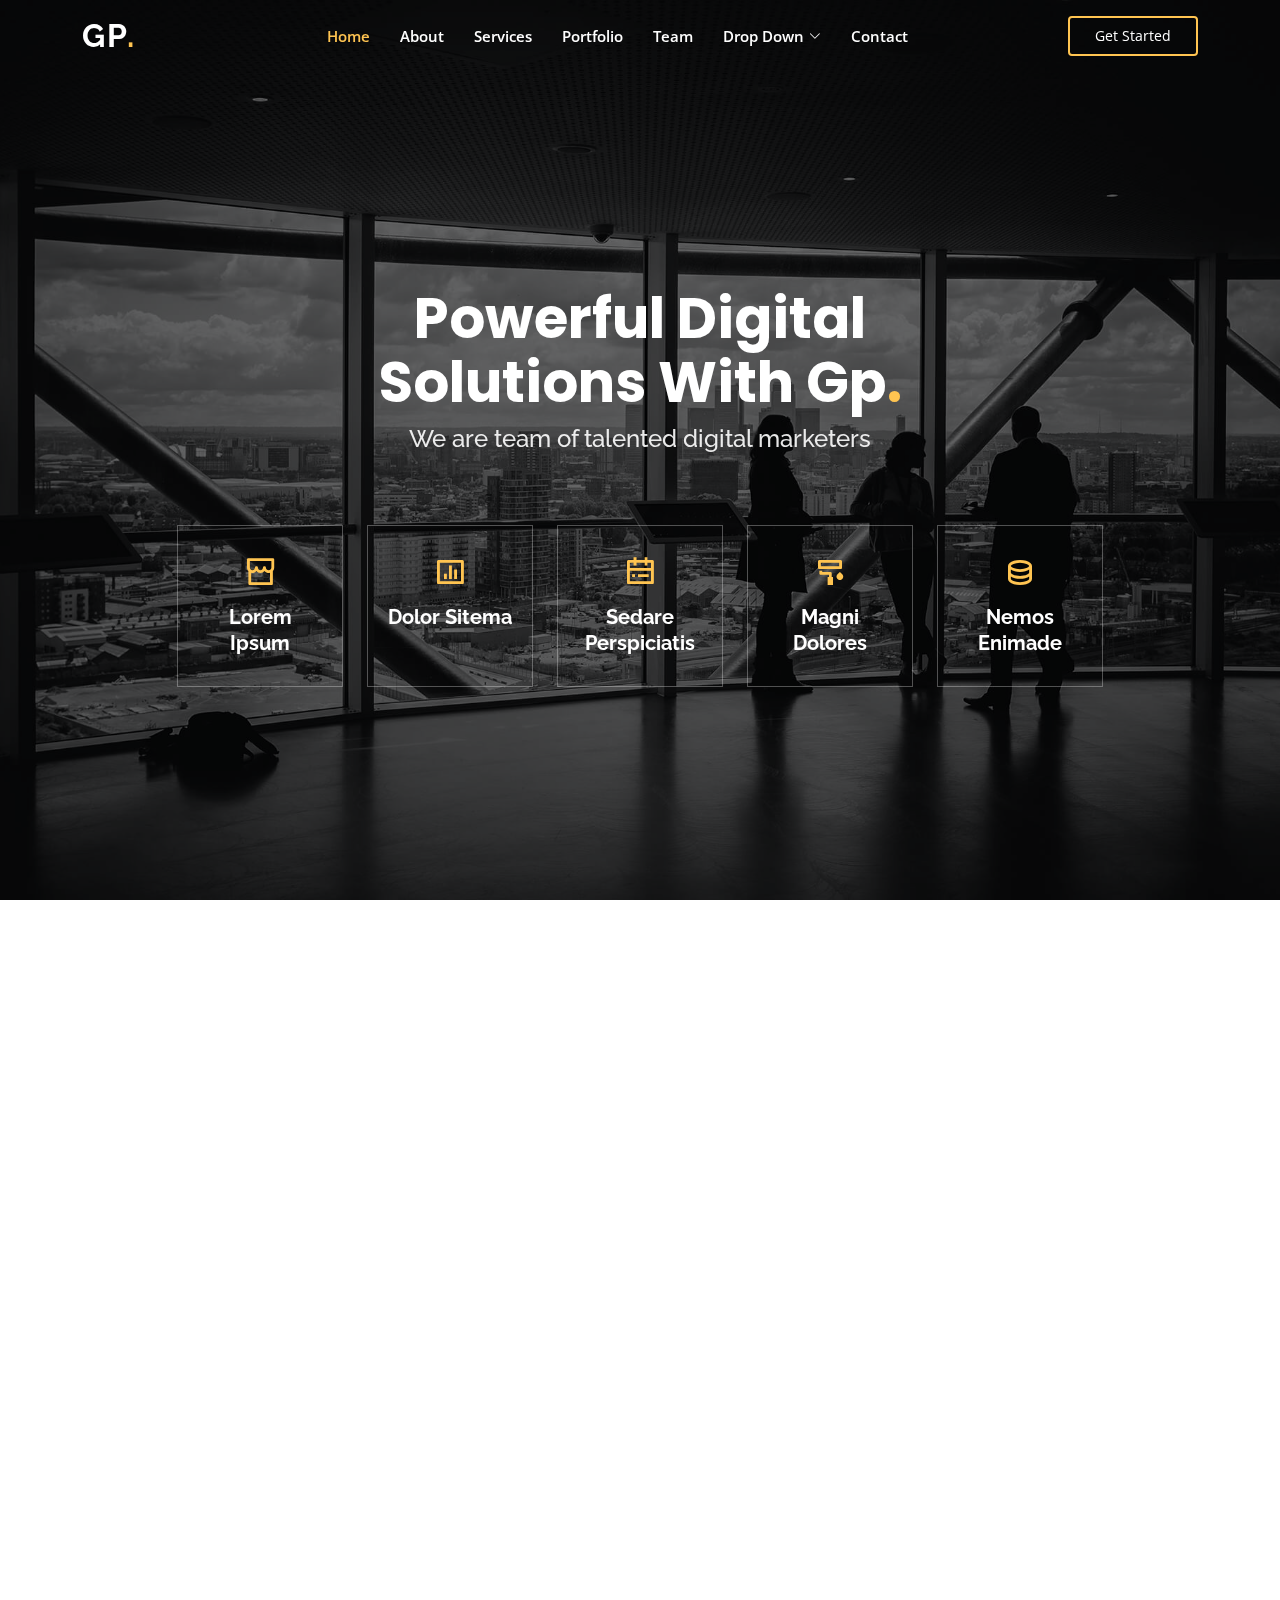
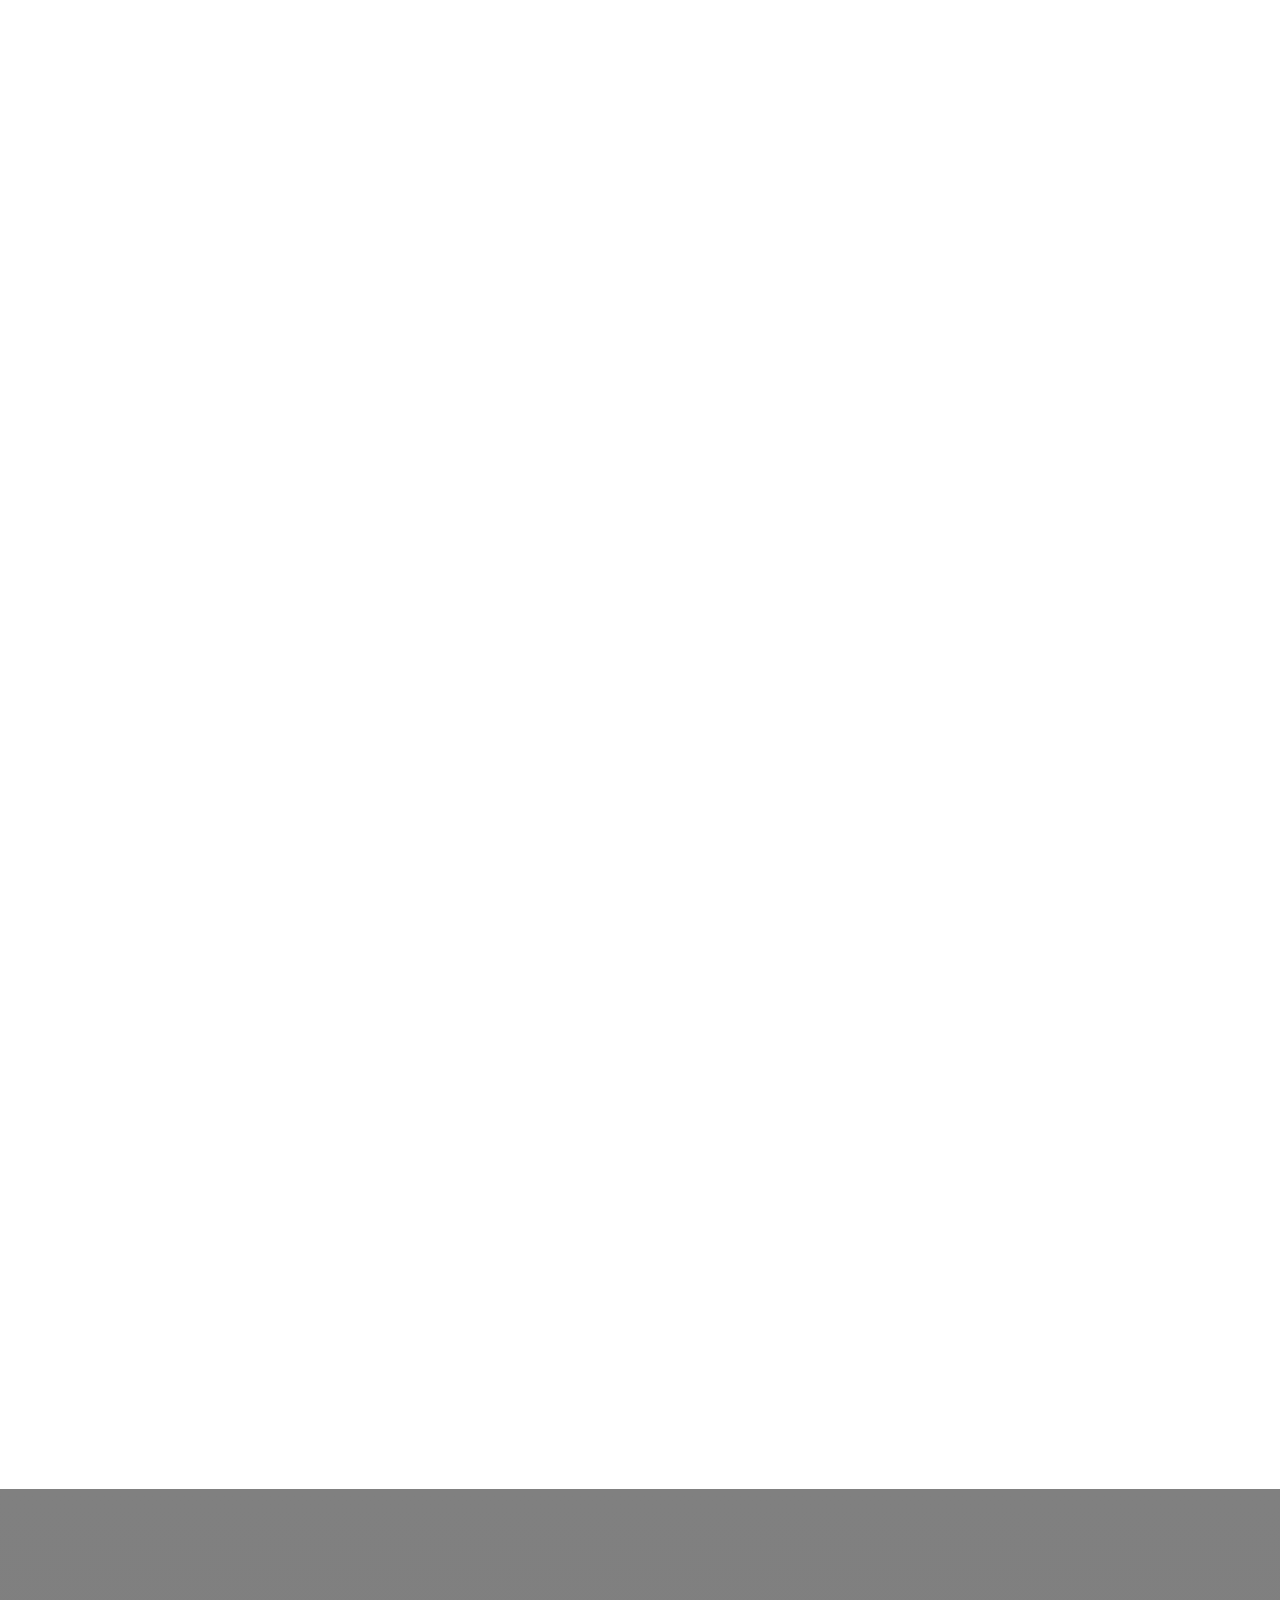
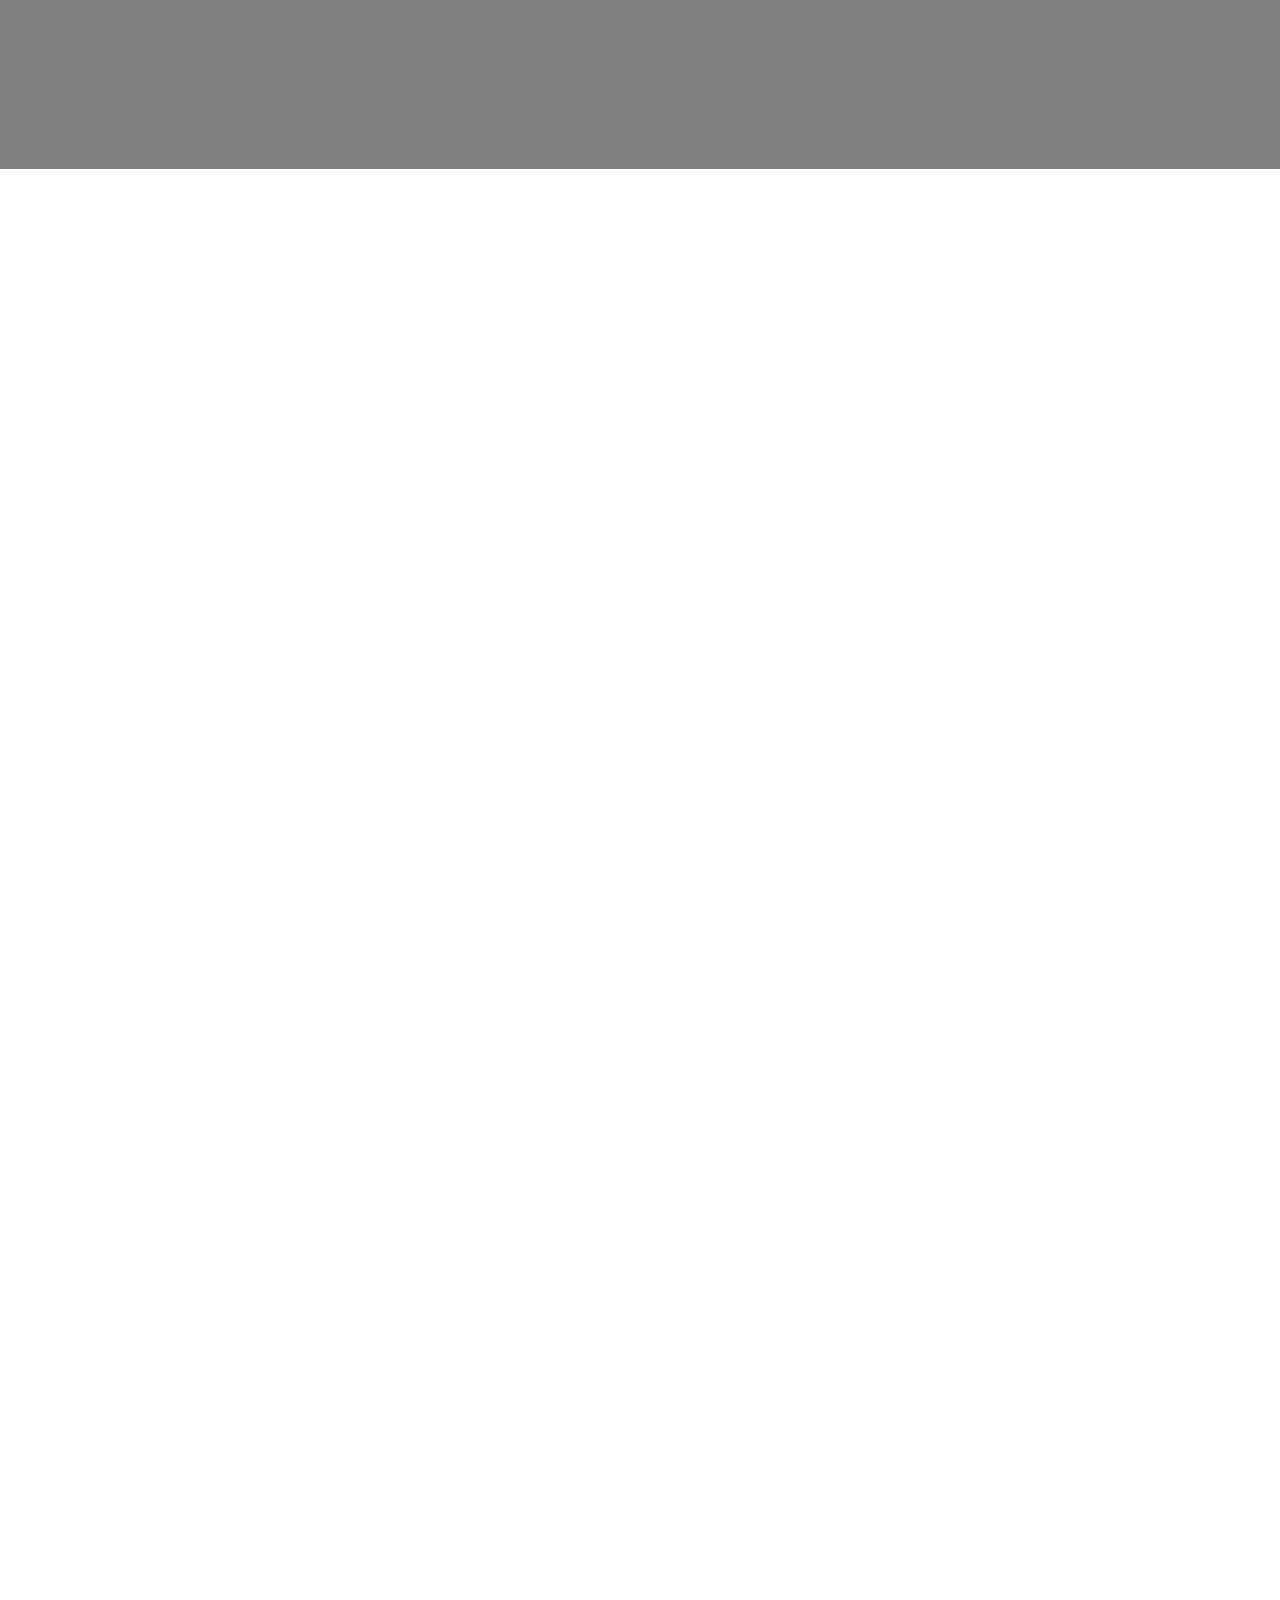
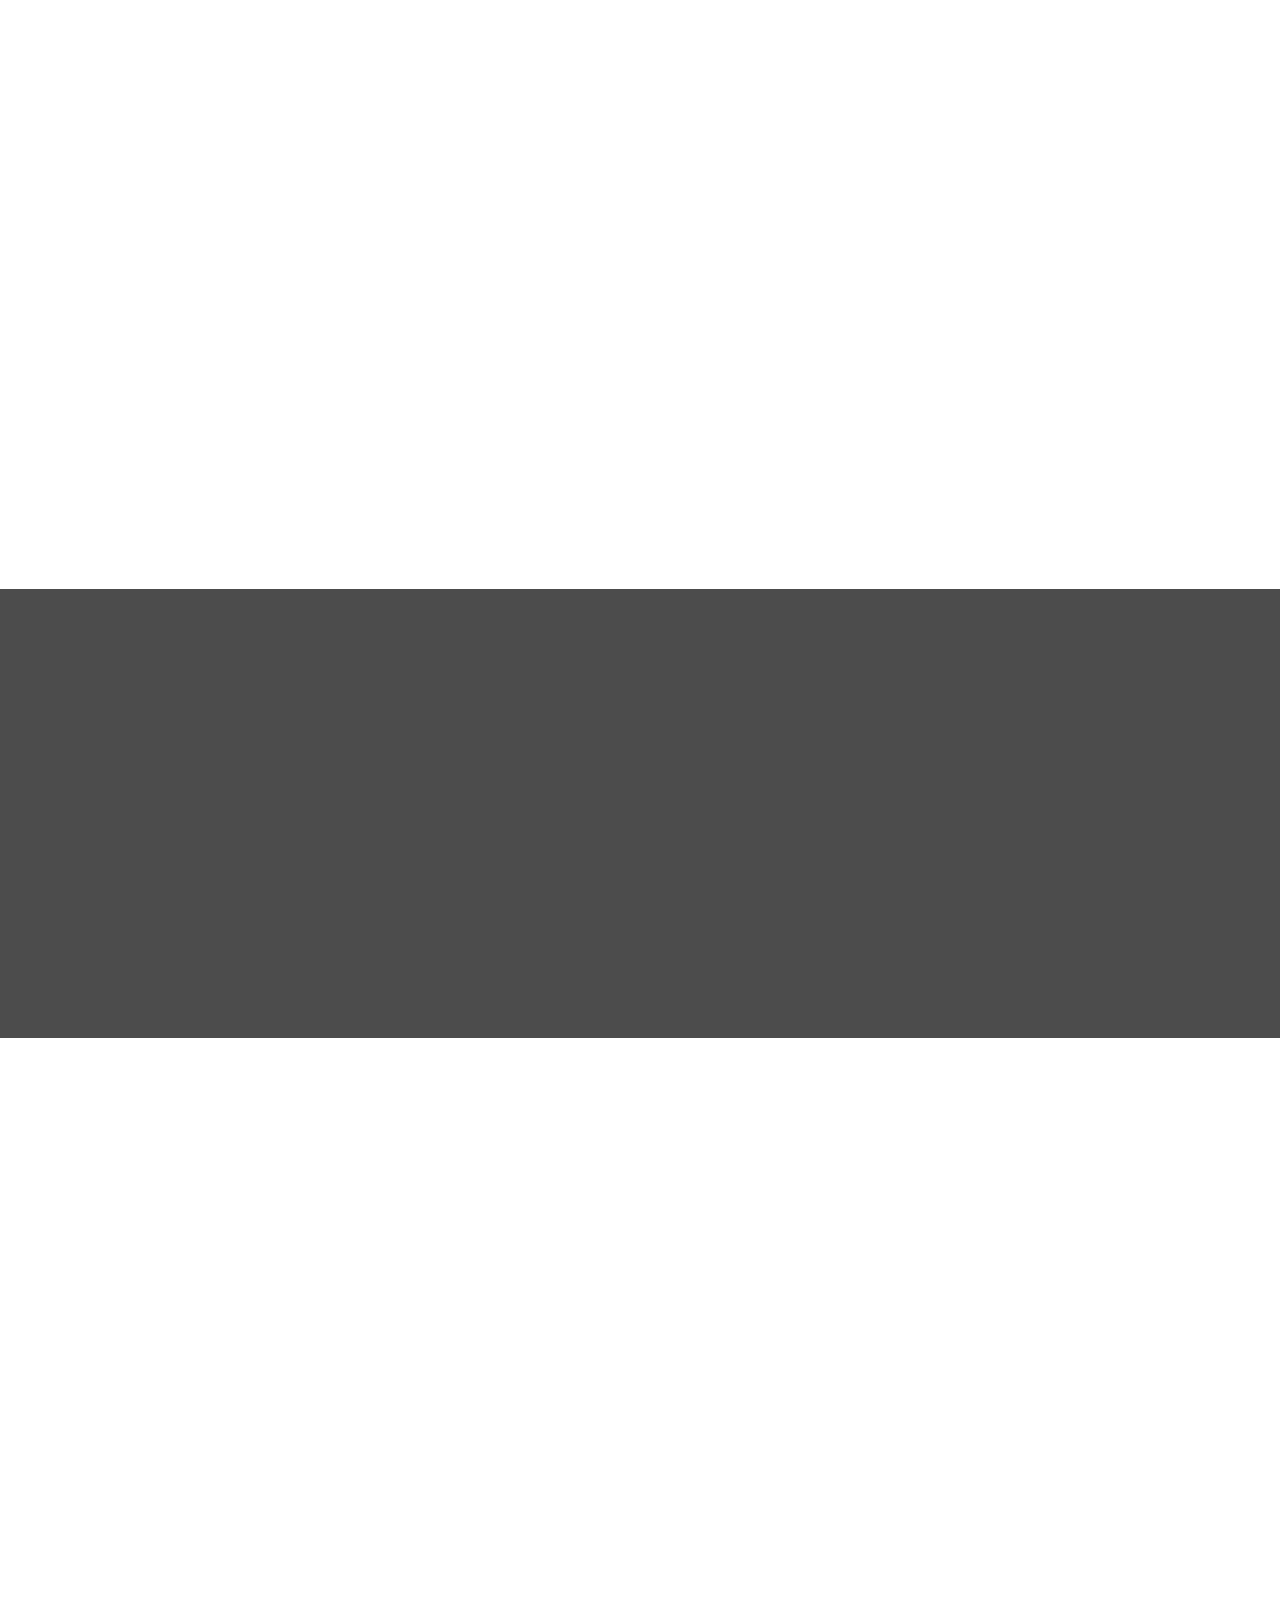
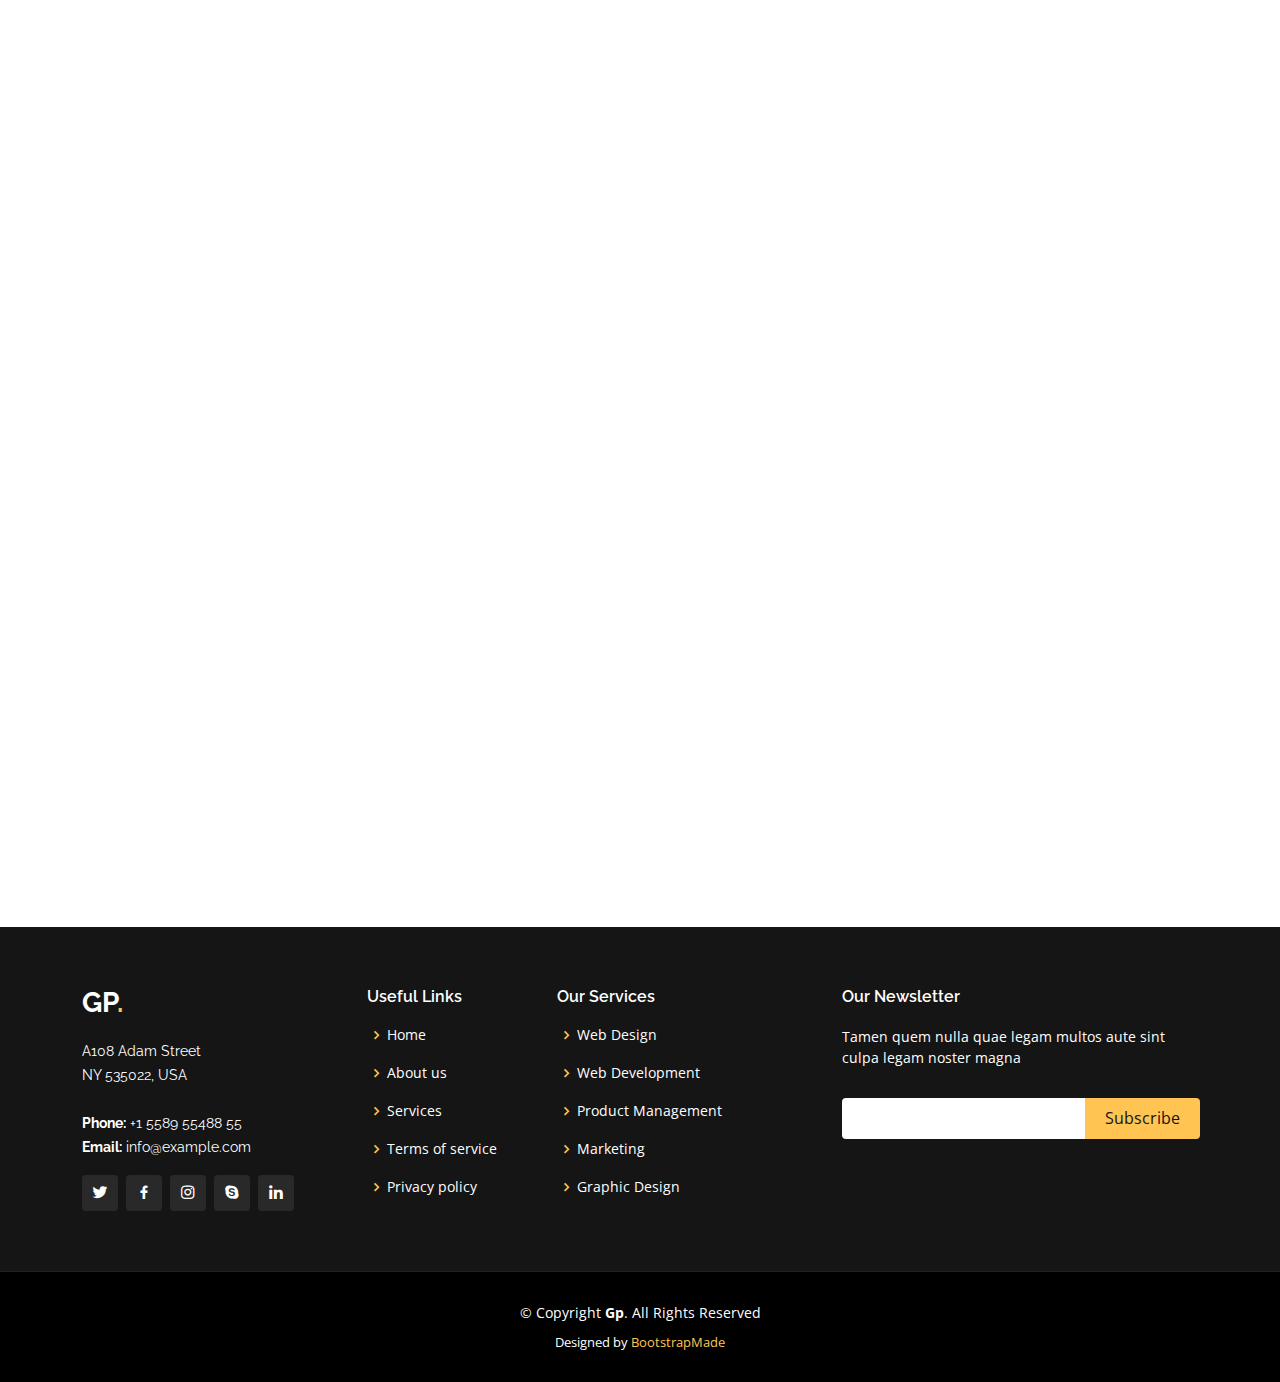
<file: Gp/index.html>
<!DOCTYPE html>
<html lang="en">

<head>
  <meta charset="utf-8">
  <meta content="width=device-width, initial-scale=1.0" name="viewport">

  <title>Gp Bootstrap Template - Index</title>
  <meta content="" name="description">
  <meta content="" name="keywords">

  <!-- Favicons -->
  <link href="assets/img/favicon.png" rel="icon">
  <link href="assets/img/apple-touch-icon.png" rel="apple-touch-icon">

  <!-- Google Fonts -->
  <link href="https://fonts.googleapis.com/css?family=Open+Sans:300,300i,400,400i,600,600i,700,700i|Raleway:300,300i,400,400i,500,500i,600,600i,700,700i|Poppins:300,300i,400,400i,500,500i,600,600i,700,700i" rel="stylesheet">

  <!-- Vendor CSS Files -->
  <link href="assets/vendor/aos/aos.css" rel="stylesheet">
  <link href="assets/vendor/bootstrap/css/bootstrap.min.css" rel="stylesheet">
  <link href="assets/vendor/bootstrap-icons/bootstrap-icons.css" rel="stylesheet">
  <link href="assets/vendor/boxicons/css/boxicons.min.css" rel="stylesheet">
  <link href="assets/vendor/glightbox/css/glightbox.min.css" rel="stylesheet">
  <link href="assets/vendor/remixicon/remixicon.css" rel="stylesheet">
  <link href="assets/vendor/swiper/swiper-bundle.min.css" rel="stylesheet">

  <!-- Template Main CSS File -->
  <link href="assets/css/style.css" rel="stylesheet">

  <!-- =======================================================
  * Template Name: Gp - v4.7.0
  * Template URL: https://bootstrapmade.com/gp-free-multipurpose-html-bootstrap-template/
  * Author: BootstrapMade.com
  * License: https://bootstrapmade.com/license/
  ======================================================== -->
</head>

<body>

  <!-- ======= Header ======= -->
  <header id="header" class="fixed-top ">
    <div class="container d-flex align-items-center justify-content-lg-between">

      <h1 class="logo me-auto me-lg-0"><a href="index.html">Gp<span>.</span></a></h1>
      <!-- Uncomment below if you prefer to use an image logo -->
      <!-- <a href="index.html" class="logo me-auto me-lg-0"><img src="assets/img/logo.png" alt="" class="img-fluid"></a>-->

      <nav id="navbar" class="navbar order-last order-lg-0">
        <ul>
          <li><a class="nav-link scrollto active" href="#hero">Home</a></li>
          <li><a class="nav-link scrollto" href="#about">About</a></li>
          <li><a class="nav-link scrollto" href="#services">Services</a></li>
          <li><a class="nav-link scrollto " href="#portfolio">Portfolio</a></li>
          <li><a class="nav-link scrollto" href="#team">Team</a></li>
          <li class="dropdown"><a href="#"><span>Drop Down</span> <i class="bi bi-chevron-down"></i></a>
            <ul>
              <li><a href="#">Drop Down 1</a></li>
              <li class="dropdown"><a href="#"><span>Deep Drop Down</span> <i class="bi bi-chevron-right"></i></a>
                <ul>
                  <li><a href="#">Deep Drop Down 1</a></li>
                  <li><a href="#">Deep Drop Down 2</a></li>
                  <li><a href="#">Deep Drop Down 3</a></li>
                  <li><a href="#">Deep Drop Down 4</a></li>
                  <li><a href="#">Deep Drop Down 5</a></li>
                </ul>
              </li>
              <li><a href="#">Drop Down 2</a></li>
              <li><a href="#">Drop Down 3</a></li>
              <li><a href="#">Drop Down 4</a></li>
            </ul>
          </li>
          <li><a class="nav-link scrollto" href="#contact">Contact</a></li>
        </ul>
        <i class="bi bi-list mobile-nav-toggle"></i>
      </nav><!-- .navbar -->

      <a href="#about" class="get-started-btn scrollto">Get Started</a>

    </div>
  </header><!-- End Header -->

  <!-- ======= Hero Section ======= -->
  <section id="hero" class="d-flex align-items-center justify-content-center">
    <div class="container" data-aos="fade-up">

      <div class="row justify-content-center" data-aos="fade-up" data-aos-delay="150">
        <div class="col-xl-6 col-lg-8">
          <h1>Powerful Digital Solutions With Gp<span>.</span></h1>
          <h2>We are team of talented digital marketers</h2>
        </div>
      </div>

      <div class="row gy-4 mt-5 justify-content-center" data-aos="zoom-in" data-aos-delay="250">
        <div class="col-xl-2 col-md-4">
          <div class="icon-box">
            <i class="ri-store-line"></i>
            <h3><a href="">Lorem Ipsum</a></h3>
          </div>
        </div>
        <div class="col-xl-2 col-md-4">
          <div class="icon-box">
            <i class="ri-bar-chart-box-line"></i>
            <h3><a href="">Dolor Sitema</a></h3>
          </div>
        </div>
        <div class="col-xl-2 col-md-4">
          <div class="icon-box">
            <i class="ri-calendar-todo-line"></i>
            <h3><a href="">Sedare Perspiciatis</a></h3>
          </div>
        </div>
        <div class="col-xl-2 col-md-4">
          <div class="icon-box">
            <i class="ri-paint-brush-line"></i>
            <h3><a href="">Magni Dolores</a></h3>
          </div>
        </div>
        <div class="col-xl-2 col-md-4">
          <div class="icon-box">
            <i class="ri-database-2-line"></i>
            <h3><a href="">Nemos Enimade</a></h3>
          </div>
        </div>
      </div>

    </div>
  </section><!-- End Hero -->

  <main id="main">

    <!-- ======= About Section ======= -->
    <section id="about" class="about">
      <div class="container" data-aos="fade-up">

        <div class="row">
          <div class="col-lg-6 order-1 order-lg-2" data-aos="fade-left" data-aos-delay="100">
            <img src="assets/img/about.jpg" class="img-fluid" alt="">
          </div>
          <div class="col-lg-6 pt-4 pt-lg-0 order-2 order-lg-1 content" data-aos="fade-right" data-aos-delay="100">
            <h3>Voluptatem dignissimos provident quasi corporis voluptates sit assumenda.</h3>
            <p class="fst-italic">
              Lorem ipsum dolor sit amet, consectetur adipiscing elit, sed do eiusmod tempor incididunt ut labore et dolore
              magna aliqua.
            </p>
            <ul>
              <li><i class="ri-check-double-line"></i> Ullamco laboris nisi ut aliquip ex ea commodo consequat.</li>
              <li><i class="ri-check-double-line"></i> Duis aute irure dolor in reprehenderit in voluptate velit.</li>
              <li><i class="ri-check-double-line"></i> Ullamco laboris nisi ut aliquip ex ea commodo consequat. Duis aute irure dolor in reprehenderit in voluptate trideta storacalaperda mastiro dolore eu fugiat nulla pariatur.</li>
            </ul>
            <p>
              Ullamco laboris nisi ut aliquip ex ea commodo consequat. Duis aute irure dolor in reprehenderit in voluptate
              velit esse cillum dolore eu fugiat nulla pariatur. Excepteur sint occaecat cupidatat non proident
            </p>
          </div>
        </div>

      </div>
    </section><!-- End About Section -->

    <!-- ======= Clients Section ======= -->
    <section id="clients" class="clients">
      <div class="container" data-aos="zoom-in">

        <div class="clients-slider swiper">
          <div class="swiper-wrapper align-items-center">
            <div class="swiper-slide"><img src="assets/img/clients/client-1.png" class="img-fluid" alt=""></div>
            <div class="swiper-slide"><img src="assets/img/clients/client-2.png" class="img-fluid" alt=""></div>
            <div class="swiper-slide"><img src="assets/img/clients/client-3.png" class="img-fluid" alt=""></div>
            <div class="swiper-slide"><img src="assets/img/clients/client-4.png" class="img-fluid" alt=""></div>
            <div class="swiper-slide"><img src="assets/img/clients/client-5.png" class="img-fluid" alt=""></div>
            <div class="swiper-slide"><img src="assets/img/clients/client-6.png" class="img-fluid" alt=""></div>
            <div class="swiper-slide"><img src="assets/img/clients/client-7.png" class="img-fluid" alt=""></div>
            <div class="swiper-slide"><img src="assets/img/clients/client-8.png" class="img-fluid" alt=""></div>
          </div>
          <div class="swiper-pagination"></div>
        </div>

      </div>
    </section><!-- End Clients Section -->

    <!-- ======= Features Section ======= -->
    <section id="features" class="features">
      <div class="container" data-aos="fade-up">

        <div class="row">
          <div class="image col-lg-6" style='background-image: url("assets/img/features.jpg");' data-aos="fade-right"></div>
          <div class="col-lg-6" data-aos="fade-left" data-aos-delay="100">
            <div class="icon-box mt-5 mt-lg-0" data-aos="zoom-in" data-aos-delay="150">
              <i class="bx bx-receipt"></i>
              <h4>Est labore ad</h4>
              <p>Consequuntur sunt aut quasi enim aliquam quae harum pariatur laboris nisi ut aliquip</p>
            </div>
            <div class="icon-box mt-5" data-aos="zoom-in" data-aos-delay="150">
              <i class="bx bx-cube-alt"></i>
              <h4>Harum esse qui</h4>
              <p>Excepteur sint occaecat cupidatat non proident, sunt in culpa qui officia deserunt</p>
            </div>
            <div class="icon-box mt-5" data-aos="zoom-in" data-aos-delay="150">
              <i class="bx bx-images"></i>
              <h4>Aut occaecati</h4>
              <p>Aut suscipit aut cum nemo deleniti aut omnis. Doloribus ut maiores omnis facere</p>
            </div>
            <div class="icon-box mt-5" data-aos="zoom-in" data-aos-delay="150">
              <i class="bx bx-shield"></i>
              <h4>Beatae veritatis</h4>
              <p>Expedita veritatis consequuntur nihil tempore laudantium vitae denat pacta</p>
            </div>
          </div>
        </div>

      </div>
    </section><!-- End Features Section -->

    <!-- ======= Services Section ======= -->
    <section id="services" class="services">
      <div class="container" data-aos="fade-up">

        <div class="section-title">
          <h2>Services</h2>
          <p>Check our Services</p>
        </div>

        <div class="row">
          <div class="col-lg-4 col-md-6 d-flex align-items-stretch" data-aos="zoom-in" data-aos-delay="100">
            <div class="icon-box">
              <div class="icon"><i class="bx bxl-dribbble"></i></div>
              <h4><a href="">Lorem Ipsum</a></h4>
              <p>Voluptatum deleniti atque corrupti quos dolores et quas molestias excepturi</p>
            </div>
          </div>

          <div class="col-lg-4 col-md-6 d-flex align-items-stretch mt-4 mt-md-0" data-aos="zoom-in" data-aos-delay="200">
            <div class="icon-box">
              <div class="icon"><i class="bx bx-file"></i></div>
              <h4><a href="">Sed ut perspiciatis</a></h4>
              <p>Duis aute irure dolor in reprehenderit in voluptate velit esse cillum dolore</p>
            </div>
          </div>

          <div class="col-lg-4 col-md-6 d-flex align-items-stretch mt-4 mt-lg-0" data-aos="zoom-in" data-aos-delay="300">
            <div class="icon-box">
              <div class="icon"><i class="bx bx-tachometer"></i></div>
              <h4><a href="">Magni Dolores</a></h4>
              <p>Excepteur sint occaecat cupidatat non proident, sunt in culpa qui officia</p>
            </div>
          </div>

          <div class="col-lg-4 col-md-6 d-flex align-items-stretch mt-4" data-aos="zoom-in" data-aos-delay="100">
            <div class="icon-box">
              <div class="icon"><i class="bx bx-world"></i></div>
              <h4><a href="">Nemo Enim</a></h4>
              <p>At vero eos et accusamus et iusto odio dignissimos ducimus qui blanditiis</p>
            </div>
          </div>

          <div class="col-lg-4 col-md-6 d-flex align-items-stretch mt-4" data-aos="zoom-in" data-aos-delay="200">
            <div class="icon-box">
              <div class="icon"><i class="bx bx-slideshow"></i></div>
              <h4><a href="">Dele cardo</a></h4>
              <p>Quis consequatur saepe eligendi voluptatem consequatur dolor consequuntur</p>
            </div>
          </div>

          <div class="col-lg-4 col-md-6 d-flex align-items-stretch mt-4" data-aos="zoom-in" data-aos-delay="300">
            <div class="icon-box">
              <div class="icon"><i class="bx bx-arch"></i></div>
              <h4><a href="">Divera don</a></h4>
              <p>Modi nostrum vel laborum. Porro fugit error sit minus sapiente sit aspernatur</p>
            </div>
          </div>

        </div>

      </div>
    </section><!-- End Services Section -->

    <!-- ======= Cta Section ======= -->
    <section id="cta" class="cta">
      <div class="container" data-aos="zoom-in">

        <div class="text-center">
          <h3>Call To Action</h3>
          <p> Duis aute irure dolor in reprehenderit in voluptate velit esse cillum dolore eu fugiat nulla pariatur. Excepteur sint occaecat cupidatat non proident, sunt in culpa qui officia deserunt mollit anim id est laborum.</p>
          <a class="cta-btn" href="#">Call To Action</a>
        </div>

      </div>
    </section><!-- End Cta Section -->

    <!-- ======= Portfolio Section ======= -->
    <section id="portfolio" class="portfolio">
      <div class="container" data-aos="fade-up">

        <div class="section-title">
          <h2>Portfolio</h2>
          <p>Check our Portfolio</p>
        </div>

        <div class="row" data-aos="fade-up" data-aos-delay="100">
          <div class="col-lg-12 d-flex justify-content-center">
            <ul id="portfolio-flters">
              <li data-filter="*" class="filter-active">All</li>
              <li data-filter=".filter-app">App</li>
              <li data-filter=".filter-card">Card</li>
              <li data-filter=".filter-web">Web</li>
            </ul>
          </div>
        </div>

        <div class="row portfolio-container" data-aos="fade-up" data-aos-delay="200">

          <div class="col-lg-4 col-md-6 portfolio-item filter-app">
            <div class="portfolio-wrap">
              <img src="assets/img/portfolio/portfolio-1.jpg" class="img-fluid" alt="">
              <div class="portfolio-info">
                <h4>App 1</h4>
                <p>App</p>
                <div class="portfolio-links">
                  <a href="assets/img/portfolio/portfolio-1.jpg" data-gallery="portfolioGallery" class="portfolio-lightbox" title="App 1"><i class="bx bx-plus"></i></a>
                  <a href="portfolio-details.html" title="More Details"><i class="bx bx-link"></i></a>
                </div>
              </div>
            </div>
          </div>

          <div class="col-lg-4 col-md-6 portfolio-item filter-web">
            <div class="portfolio-wrap">
              <img src="assets/img/portfolio/portfolio-2.jpg" class="img-fluid" alt="">
              <div class="portfolio-info">
                <h4>Web 3</h4>
                <p>Web</p>
                <div class="portfolio-links">
                  <a href="assets/img/portfolio/portfolio-2.jpg" data-gallery="portfolioGallery" class="portfolio-lightbox" title="Web 3"><i class="bx bx-plus"></i></a>
                  <a href="portfolio-details.html" title="More Details"><i class="bx bx-link"></i></a>
                </div>
              </div>
            </div>
          </div>

          <div class="col-lg-4 col-md-6 portfolio-item filter-app">
            <div class="portfolio-wrap">
              <img src="assets/img/portfolio/portfolio-3.jpg" class="img-fluid" alt="">
              <div class="portfolio-info">
                <h4>App 2</h4>
                <p>App</p>
                <div class="portfolio-links">
                  <a href="assets/img/portfolio/portfolio-3.jpg" data-gallery="portfolioGallery" class="portfolio-lightbox" title="App 2"><i class="bx bx-plus"></i></a>
                  <a href="portfolio-details.html" title="More Details"><i class="bx bx-link"></i></a>
                </div>
              </div>
            </div>
          </div>

          <div class="col-lg-4 col-md-6 portfolio-item filter-card">
            <div class="portfolio-wrap">
              <img src="assets/img/portfolio/portfolio-4.jpg" class="img-fluid" alt="">
              <div class="portfolio-info">
                <h4>Card 2</h4>
                <p>Card</p>
                <div class="portfolio-links">
                  <a href="assets/img/portfolio/portfolio-4.jpg" data-gallery="portfolioGallery" class="portfolio-lightbox" title="Card 2"><i class="bx bx-plus"></i></a>
                  <a href="portfolio-details.html" title="More Details"><i class="bx bx-link"></i></a>
                </div>
              </div>
            </div>
          </div>

          <div class="col-lg-4 col-md-6 portfolio-item filter-web">
            <div class="portfolio-wrap">
              <img src="assets/img/portfolio/portfolio-5.jpg" class="img-fluid" alt="">
              <div class="portfolio-info">
                <h4>Web 2</h4>
                <p>Web</p>
                <div class="portfolio-links">
                  <a href="assets/img/portfolio/portfolio-5.jpg" data-gallery="portfolioGallery" class="portfolio-lightbox" title="Web 2"><i class="bx bx-plus"></i></a>
                  <a href="portfolio-details.html" title="More Details"><i class="bx bx-link"></i></a>
                </div>
              </div>
            </div>
          </div>

          <div class="col-lg-4 col-md-6 portfolio-item filter-app">
            <div class="portfolio-wrap">
              <img src="assets/img/portfolio/portfolio-6.jpg" class="img-fluid" alt="">
              <div class="portfolio-info">
                <h4>App 3</h4>
                <p>App</p>
                <div class="portfolio-links">
                  <a href="assets/img/portfolio/portfolio-6.jpg" data-gallery="portfolioGallery" class="portfolio-lightbox" title="App 3"><i class="bx bx-plus"></i></a>
                  <a href="portfolio-details.html" title="More Details"><i class="bx bx-link"></i></a>
                </div>
              </div>
            </div>
          </div>

          <div class="col-lg-4 col-md-6 portfolio-item filter-card">
            <div class="portfolio-wrap">
              <img src="assets/img/portfolio/portfolio-7.jpg" class="img-fluid" alt="">
              <div class="portfolio-info">
                <h4>Card 1</h4>
                <p>Card</p>
                <div class="portfolio-links">
                  <a href="assets/img/portfolio/portfolio-7.jpg" data-gallery="portfolioGallery" class="portfolio-lightbox" title="Card 1"><i class="bx bx-plus"></i></a>
                  <a href="portfolio-details.html" title="More Details"><i class="bx bx-link"></i></a>
                </div>
              </div>
            </div>
          </div>

          <div class="col-lg-4 col-md-6 portfolio-item filter-card">
            <div class="portfolio-wrap">
              <img src="assets/img/portfolio/portfolio-8.jpg" class="img-fluid" alt="">
              <div class="portfolio-info">
                <h4>Card 3</h4>
                <p>Card</p>
                <div class="portfolio-links">
                  <a href="assets/img/portfolio/portfolio-8.jpg" data-gallery="portfolioGallery" class="portfolio-lightbox" title="Card 3"><i class="bx bx-plus"></i></a>
                  <a href="portfolio-details.html" title="More Details"><i class="bx bx-link"></i></a>
                </div>
              </div>
            </div>
          </div>

          <div class="col-lg-4 col-md-6 portfolio-item filter-web">
            <div class="portfolio-wrap">
              <img src="assets/img/portfolio/portfolio-9.jpg" class="img-fluid" alt="">
              <div class="portfolio-info">
                <h4>Web 3</h4>
                <p>Web</p>
                <div class="portfolio-links">
                  <a href="assets/img/portfolio/portfolio-9.jpg" data-gallery="portfolioGallery" class="portfolio-lightbox" title="Web 3"><i class="bx bx-plus"></i></a>
                  <a href="portfolio-details.html" title="More Details"><i class="bx bx-link"></i></a>
                </div>
              </div>
            </div>
          </div>

        </div>

      </div>
    </section><!-- End Portfolio Section -->

    <!-- ======= Counts Section ======= -->
    <section id="counts" class="counts">
      <div class="container" data-aos="fade-up">

        <div class="row no-gutters">
          <div class="image col-xl-5 d-flex align-items-stretch justify-content-center justify-content-lg-start" data-aos="fade-right" data-aos-delay="100"></div>
          <div class="col-xl-7 ps-0 ps-lg-5 pe-lg-1 d-flex align-items-stretch" data-aos="fade-left" data-aos-delay="100">
            <div class="content d-flex flex-column justify-content-center">
              <h3>Voluptatem dignissimos provident quasi</h3>
              <p>
                Lorem ipsum dolor sit amet, consectetur adipiscing elit, sed do eiusmod tempor incididunt ut labore et dolore magna aliqua. Duis aute irure dolor in reprehenderit
              </p>
              <div class="row">
                <div class="col-md-6 d-md-flex align-items-md-stretch">
                  <div class="count-box">
                    <i class="bi bi-emoji-smile"></i>
                    <span data-purecounter-start="0" data-purecounter-end="65" data-purecounter-duration="2" class="purecounter"></span>
                    <p><strong>Happy Clients</strong> consequuntur voluptas nostrum aliquid ipsam architecto ut.</p>
                  </div>
                </div>

                <div class="col-md-6 d-md-flex align-items-md-stretch">
                  <div class="count-box">
                    <i class="bi bi-journal-richtext"></i>
                    <span data-purecounter-start="0" data-purecounter-end="85" data-purecounter-duration="2" class="purecounter"></span>
                    <p><strong>Projects</strong> adipisci atque cum quia aspernatur totam laudantium et quia dere tan</p>
                  </div>
                </div>

                <div class="col-md-6 d-md-flex align-items-md-stretch">
                  <div class="count-box">
                    <i class="bi bi-clock"></i>
                    <span data-purecounter-start="0" data-purecounter-end="35" data-purecounter-duration="4" class="purecounter"></span>
                    <p><strong>Years of experience</strong> aut commodi quaerat modi aliquam nam ducimus aut voluptate non vel</p>
                  </div>
                </div>

                <div class="col-md-6 d-md-flex align-items-md-stretch">
                  <div class="count-box">
                    <i class="bi bi-award"></i>
                    <span data-purecounter-start="0" data-purecounter-end="20" data-purecounter-duration="4" class="purecounter"></span>
                    <p><strong>Awards</strong> rerum asperiores dolor alias quo reprehenderit eum et nemo pad der</p>
                  </div>
                </div>
              </div>
            </div><!-- End .content-->
          </div>
        </div>

      </div>
    </section><!-- End Counts Section -->

    <!-- ======= Testimonials Section ======= -->
    <section id="testimonials" class="testimonials">
      <div class="container" data-aos="zoom-in">

        <div class="testimonials-slider swiper" data-aos="fade-up" data-aos-delay="100">
          <div class="swiper-wrapper">

            <div class="swiper-slide">
              <div class="testimonial-item">
                <img src="assets/img/testimonials/testimonials-1.jpg" class="testimonial-img" alt="">
                <h3>Saul Goodman</h3>
                <h4>Ceo &amp; Founder</h4>
                <p>
                  <i class="bx bxs-quote-alt-left quote-icon-left"></i>
                  Proin iaculis purus consequat sem cure digni ssim donec porttitora entum suscipit rhoncus. Accusantium quam, ultricies eget id, aliquam eget nibh et. Maecen aliquam, risus at semper.
                  <i class="bx bxs-quote-alt-right quote-icon-right"></i>
                </p>
              </div>
            </div><!-- End testimonial item -->

            <div class="swiper-slide">
              <div class="testimonial-item">
                <img src="assets/img/testimonials/testimonials-2.jpg" class="testimonial-img" alt="">
                <h3>Sara Wilsson</h3>
                <h4>Designer</h4>
                <p>
                  <i class="bx bxs-quote-alt-left quote-icon-left"></i>
                  Export tempor illum tamen malis malis eram quae irure esse labore quem cillum quid cillum eram malis quorum velit fore eram velit sunt aliqua noster fugiat irure amet legam anim culpa.
                  <i class="bx bxs-quote-alt-right quote-icon-right"></i>
                </p>
              </div>
            </div><!-- End testimonial item -->

            <div class="swiper-slide">
              <div class="testimonial-item">
                <img src="assets/img/testimonials/testimonials-3.jpg" class="testimonial-img" alt="">
                <h3>Jena Karlis</h3>
                <h4>Store Owner</h4>
                <p>
                  <i class="bx bxs-quote-alt-left quote-icon-left"></i>
                  Enim nisi quem export duis labore cillum quae magna enim sint quorum nulla quem veniam duis minim tempor labore quem eram duis noster aute amet eram fore quis sint minim.
                  <i class="bx bxs-quote-alt-right quote-icon-right"></i>
                </p>
              </div>
            </div><!-- End testimonial item -->

            <div class="swiper-slide">
              <div class="testimonial-item">
                <img src="assets/img/testimonials/testimonials-4.jpg" class="testimonial-img" alt="">
                <h3>Matt Brandon</h3>
                <h4>Freelancer</h4>
                <p>
                  <i class="bx bxs-quote-alt-left quote-icon-left"></i>
                  Fugiat enim eram quae cillum dolore dolor amet nulla culpa multos export minim fugiat minim velit minim dolor enim duis veniam ipsum anim magna sunt elit fore quem dolore labore illum veniam.
                  <i class="bx bxs-quote-alt-right quote-icon-right"></i>
                </p>
              </div>
            </div><!-- End testimonial item -->

            <div class="swiper-slide">
              <div class="testimonial-item">
                <img src="assets/img/testimonials/testimonials-5.jpg" class="testimonial-img" alt="">
                <h3>John Larson</h3>
                <h4>Entrepreneur</h4>
                <p>
                  <i class="bx bxs-quote-alt-left quote-icon-left"></i>
                  Quis quorum aliqua sint quem legam fore sunt eram irure aliqua veniam tempor noster veniam enim culpa labore duis sunt culpa nulla illum cillum fugiat legam esse veniam culpa fore nisi cillum quid.
                  <i class="bx bxs-quote-alt-right quote-icon-right"></i>
                </p>
              </div>
            </div><!-- End testimonial item -->
          </div>
          <div class="swiper-pagination"></div>
        </div>

      </div>
    </section><!-- End Testimonials Section -->

    <!-- ======= Team Section ======= -->
    <section id="team" class="team">
      <div class="container" data-aos="fade-up">

        <div class="section-title">
          <h2>Team</h2>
          <p>Check our Team</p>
        </div>

        <div class="row">

          <div class="col-lg-3 col-md-6 d-flex align-items-stretch">
            <div class="member" data-aos="fade-up" data-aos-delay="100">
              <div class="member-img">
                <img src="assets/img/team/team-1.jpg" class="img-fluid" alt="">
                <div class="social">
                  <a href=""><i class="bi bi-twitter"></i></a>
                  <a href=""><i class="bi bi-facebook"></i></a>
                  <a href=""><i class="bi bi-instagram"></i></a>
                  <a href=""><i class="bi bi-linkedin"></i></a>
                </div>
              </div>
              <div class="member-info">
                <h4>Walter White</h4>
                <span>Chief Executive Officer</span>
              </div>
            </div>
          </div>

          <div class="col-lg-3 col-md-6 d-flex align-items-stretch">
            <div class="member" data-aos="fade-up" data-aos-delay="200">
              <div class="member-img">
                <img src="assets/img/team/team-2.jpg" class="img-fluid" alt="">
                <div class="social">
                  <a href=""><i class="bi bi-twitter"></i></a>
                  <a href=""><i class="bi bi-facebook"></i></a>
                  <a href=""><i class="bi bi-instagram"></i></a>
                  <a href=""><i class="bi bi-linkedin"></i></a>
                </div>
              </div>
              <div class="member-info">
                <h4>Sarah Jhonson</h4>
                <span>Product Manager</span>
              </div>
            </div>
          </div>

          <div class="col-lg-3 col-md-6 d-flex align-items-stretch">
            <div class="member" data-aos="fade-up" data-aos-delay="300">
              <div class="member-img">
                <img src="assets/img/team/team-3.jpg" class="img-fluid" alt="">
                <div class="social">
                  <a href=""><i class="bi bi-twitter"></i></a>
                  <a href=""><i class="bi bi-facebook"></i></a>
                  <a href=""><i class="bi bi-instagram"></i></a>
                  <a href=""><i class="bi bi-linkedin"></i></a>
                </div>
              </div>
              <div class="member-info">
                <h4>William Anderson</h4>
                <span>CTO</span>
              </div>
            </div>
          </div>

          <div class="col-lg-3 col-md-6 d-flex align-items-stretch">
            <div class="member" data-aos="fade-up" data-aos-delay="400">
              <div class="member-img">
                <img src="assets/img/team/team-4.jpg" class="img-fluid" alt="">
                <div class="social">
                  <a href=""><i class="bi bi-twitter"></i></a>
                  <a href=""><i class="bi bi-facebook"></i></a>
                  <a href=""><i class="bi bi-instagram"></i></a>
                  <a href=""><i class="bi bi-linkedin"></i></a>
                </div>
              </div>
              <div class="member-info">
                <h4>Amanda Jepson</h4>
                <span>Accountant</span>
              </div>
            </div>
          </div>

        </div>

      </div>
    </section><!-- End Team Section -->

    <!-- ======= Contact Section ======= -->
    <section id="contact" class="contact">
      <div class="container" data-aos="fade-up">

        <div class="section-title">
          <h2>Contact</h2>
          <p>Contact Us</p>
        </div>

        <div>
          <iframe style="border:0; width: 100%; height: 270px;" src="https://www.google.com/maps/embed?pb=!1m14!1m8!1m3!1d12097.433213460943!2d-74.0062269!3d40.7101282!3m2!1i1024!2i768!4f13.1!3m3!1m2!1s0x0%3A0xb89d1fe6bc499443!2sDowntown+Conference+Center!5e0!3m2!1smk!2sbg!4v1539943755621" frameborder="0" allowfullscreen></iframe>
        </div>

        <div class="row mt-5">

          <div class="col-lg-4">
            <div class="info">
              <div class="address">
                <i class="bi bi-geo-alt"></i>
                <h4>Location:</h4>
                <p>A108 Adam Street, New York, NY 535022</p>
              </div>

              <div class="email">
                <i class="bi bi-envelope"></i>
                <h4>Email:</h4>
                <p>info@example.com</p>
              </div>

              <div class="phone">
                <i class="bi bi-phone"></i>
                <h4>Call:</h4>
                <p>+1 5589 55488 55s</p>
              </div>

            </div>

          </div>

          <div class="col-lg-8 mt-5 mt-lg-0">

            <form action="forms/contact.php" method="post" role="form" class="php-email-form">
              <div class="row">
                <div class="col-md-6 form-group">
                  <input type="text" name="name" class="form-control" id="name" placeholder="Your Name" required>
                </div>
                <div class="col-md-6 form-group mt-3 mt-md-0">
                  <input type="email" class="form-control" name="email" id="email" placeholder="Your Email" required>
                </div>
              </div>
              <div class="form-group mt-3">
                <input type="text" class="form-control" name="subject" id="subject" placeholder="Subject" required>
              </div>
              <div class="form-group mt-3">
                <textarea class="form-control" name="message" rows="5" placeholder="Message" required></textarea>
              </div>
              <div class="my-3">
                <div class="loading">Loading</div>
                <div class="error-message"></div>
                <div class="sent-message">Your message has been sent. Thank you!</div>
              </div>
              <div class="text-center"><button type="submit">Send Message</button></div>
            </form>

          </div>

        </div>

      </div>
    </section><!-- End Contact Section -->

  </main><!-- End #main -->

  <!-- ======= Footer ======= -->
  <footer id="footer">
    <div class="footer-top">
      <div class="container">
        <div class="row">

          <div class="col-lg-3 col-md-6">
            <div class="footer-info">
              <h3>Gp<span>.</span></h3>
              <p>
                A108 Adam Street <br>
                NY 535022, USA<br><br>
                <strong>Phone:</strong> +1 5589 55488 55<br>
                <strong>Email:</strong> info@example.com<br>
              </p>
              <div class="social-links mt-3">
                <a href="#" class="twitter"><i class="bx bxl-twitter"></i></a>
                <a href="#" class="facebook"><i class="bx bxl-facebook"></i></a>
                <a href="#" class="instagram"><i class="bx bxl-instagram"></i></a>
                <a href="#" class="google-plus"><i class="bx bxl-skype"></i></a>
                <a href="#" class="linkedin"><i class="bx bxl-linkedin"></i></a>
              </div>
            </div>
          </div>

          <div class="col-lg-2 col-md-6 footer-links">
            <h4>Useful Links</h4>
            <ul>
              <li><i class="bx bx-chevron-right"></i> <a href="#">Home</a></li>
              <li><i class="bx bx-chevron-right"></i> <a href="#">About us</a></li>
              <li><i class="bx bx-chevron-right"></i> <a href="#">Services</a></li>
              <li><i class="bx bx-chevron-right"></i> <a href="#">Terms of service</a></li>
              <li><i class="bx bx-chevron-right"></i> <a href="#">Privacy policy</a></li>
            </ul>
          </div>

          <div class="col-lg-3 col-md-6 footer-links">
            <h4>Our Services</h4>
            <ul>
              <li><i class="bx bx-chevron-right"></i> <a href="#">Web Design</a></li>
              <li><i class="bx bx-chevron-right"></i> <a href="#">Web Development</a></li>
              <li><i class="bx bx-chevron-right"></i> <a href="#">Product Management</a></li>
              <li><i class="bx bx-chevron-right"></i> <a href="#">Marketing</a></li>
              <li><i class="bx bx-chevron-right"></i> <a href="#">Graphic Design</a></li>
            </ul>
          </div>

          <div class="col-lg-4 col-md-6 footer-newsletter">
            <h4>Our Newsletter</h4>
            <p>Tamen quem nulla quae legam multos aute sint culpa legam noster magna</p>
            <form action="" method="post">
              <input type="email" name="email"><input type="submit" value="Subscribe">
            </form>

          </div>

        </div>
      </div>
    </div>

    <div class="container">
      <div class="copyright">
        &copy; Copyright <strong><span>Gp</span></strong>. All Rights Reserved
      </div>
      <div class="credits">
        <!-- All the links in the footer should remain intact. -->
        <!-- You can delete the links only if you purchased the pro version. -->
        <!-- Licensing information: https://bootstrapmade.com/license/ -->
        <!-- Purchase the pro version with working PHP/AJAX contact form: https://bootstrapmade.com/gp-free-multipurpose-html-bootstrap-template/ -->
        Designed by <a href="https://bootstrapmade.com/">BootstrapMade</a>
      </div>
    </div>
  </footer><!-- End Footer -->

  <div id="preloader"></div>
  <a href="#" class="back-to-top d-flex align-items-center justify-content-center"><i class="bi bi-arrow-up-short"></i></a>

  <!-- Vendor JS Files -->
  <script src="assets/vendor/purecounter/purecounter.js"></script>
  <script src="assets/vendor/aos/aos.js"></script>
  <script src="assets/vendor/bootstrap/js/bootstrap.bundle.min.js"></script>
  <script src="assets/vendor/glightbox/js/glightbox.min.js"></script>
  <script src="assets/vendor/isotope-layout/isotope.pkgd.min.js"></script>
  <script src="assets/vendor/swiper/swiper-bundle.min.js"></script>
  <script src="assets/vendor/php-email-form/validate.js"></script>

  <!-- Template Main JS File -->
  <script src="assets/js/main.js"></script>

</body>

</html>
</file>
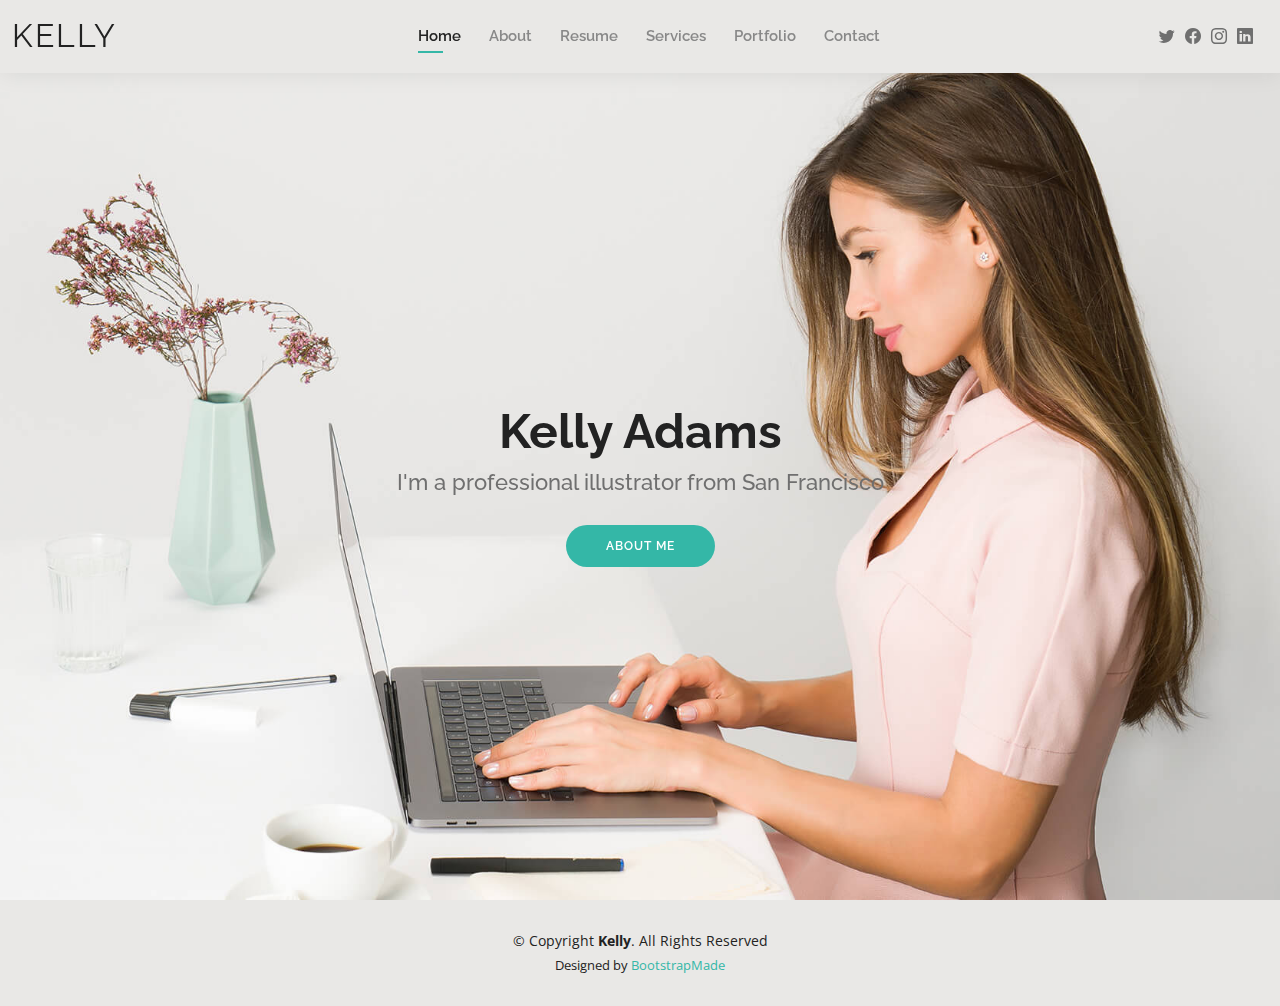
<file: Kelly/index.html>
<!DOCTYPE html>
<html lang="en">

<head>
  <meta charset="utf-8">
  <meta content="width=device-width, initial-scale=1.0" name="viewport">

  <title>Kelly Bootstrap Template - Index</title>
  <meta content="" name="description">
  <meta content="" name="keywords">

  <!-- Favicons -->
  <link href="assets/img/favicon.png" rel="icon">
  <link href="assets/img/apple-touch-icon.png" rel="apple-touch-icon">

  <!-- Google Fonts -->
  <link href="https://fonts.googleapis.com/css?family=Open+Sans:300,300i,400,400i,600,600i,700,700i|Raleway:300,300i,400,400i,500,500i,600,600i,700,700i|Poppins:300,300i,400,400i,500,500i,600,600i,700,700i" rel="stylesheet">

  <!-- Vendor CSS Files -->
  <link href="assets/vendor/aos/aos.css" rel="stylesheet">
  <link href="assets/vendor/bootstrap/css/bootstrap.min.css" rel="stylesheet">
  <link href="assets/vendor/bootstrap-icons/bootstrap-icons.css" rel="stylesheet">
  <link href="assets/vendor/boxicons/css/boxicons.min.css" rel="stylesheet">
  <link href="assets/vendor/glightbox/css/glightbox.min.css" rel="stylesheet">
  <link href="assets/vendor/swiper/swiper-bundle.min.css" rel="stylesheet">

  <!-- Template Main CSS File -->
  <link href="assets/css/style.css" rel="stylesheet">

  <!-- =======================================================
  * Template Name: Kelly - v4.7.0
  * Template URL: https://bootstrapmade.com/kelly-free-bootstrap-cv-resume-html-template/
  * Author: BootstrapMade.com
  * License: https://bootstrapmade.com/license/
  ======================================================== -->
</head>

<body>

  <!-- ======= Header ======= -->
  <header id="header" class="fixed-top">
    <div class="container-fluid d-flex justify-content-between align-items-center">

      <h1 class="logo me-auto me-lg-0"><a href="index.html">Kelly</a></h1>
      <!-- Uncomment below if you prefer to use an image logo -->
      <!-- <a href="index.html" class="logo"><img src="assets/img/logo.png" alt="" class="img-fluid"></a>-->

      <nav id="navbar" class="navbar order-last order-lg-0">
        <ul>
          <li><a class="active" href="index.html">Home</a></li>
          <li><a href="about.html">About</a></li>
          <li><a href="resume.html">Resume</a></li>
          <li><a href="services.html">Services</a></li>
          <li><a href="portfolio.html">Portfolio</a></li>
          <li><a href="contact.html">Contact</a></li>
        </ul>
        <i class="bi bi-list mobile-nav-toggle"></i>
      </nav><!-- .navbar -->

      <div class="header-social-links">
        <a href="#" class="twitter"><i class="bi bi-twitter"></i></a>
        <a href="#" class="facebook"><i class="bi bi-facebook"></i></a>
        <a href="#" class="instagram"><i class="bi bi-instagram"></i></a>
        <a href="#" class="linkedin"><i class="bi bi-linkedin"></i></i></a>
      </div>

    </div>

  </header><!-- End Header -->

  <!-- ======= Hero Section ======= -->
  <section id="hero" class="d-flex align-items-center">
    <div class="container d-flex flex-column align-items-center" data-aos="zoom-in" data-aos-delay="100">
      <h1>Kelly Adams</h1>
      <h2>I'm a professional illustrator from San Francisco</h2>
      <a href="about.html" class="btn-about">About Me</a>
    </div>
  </section><!-- End Hero -->

  <!-- ======= Footer ======= -->
  <footer id="footer">
    <div class="container">
      <div class="copyright">
        &copy; Copyright <strong><span>Kelly</span></strong>. All Rights Reserved
      </div>
      <div class="credits">
        <!-- All the links in the footer should remain intact. -->
        <!-- You can delete the links only if you purchased the pro version. -->
        <!-- Licensing information: https://bootstrapmade.com/license/ -->
        <!-- Purchase the pro version with working PHP/AJAX contact form: https://bootstrapmade.com/kelly-free-bootstrap-cv-resume-html-template/ -->
        Designed by <a href="https://bootstrapmade.com/">BootstrapMade</a>
      </div>
    </div>
  </footer><!-- End  Footer -->

  <div id="preloader"></div>
  <a href="#" class="back-to-top d-flex align-items-center justify-content-center"><i class="bi bi-arrow-up-short"></i></a>

  <!-- Vendor JS Files -->
  <script src="assets/vendor/purecounter/purecounter.js"></script>
  <script src="assets/vendor/aos/aos.js"></script>
  <script src="assets/vendor/bootstrap/js/bootstrap.bundle.min.js"></script>
  <script src="assets/vendor/glightbox/js/glightbox.min.js"></script>
  <script src="assets/vendor/isotope-layout/isotope.pkgd.min.js"></script>
  <script src="assets/vendor/swiper/swiper-bundle.min.js"></script>
  <script src="assets/vendor/waypoints/noframework.waypoints.js"></script>
  <script src="assets/vendor/php-email-form/validate.js"></script>

  <!-- Template Main JS File -->
  <script src="assets/js/main.js"></script>

</body>

</html>
</file>
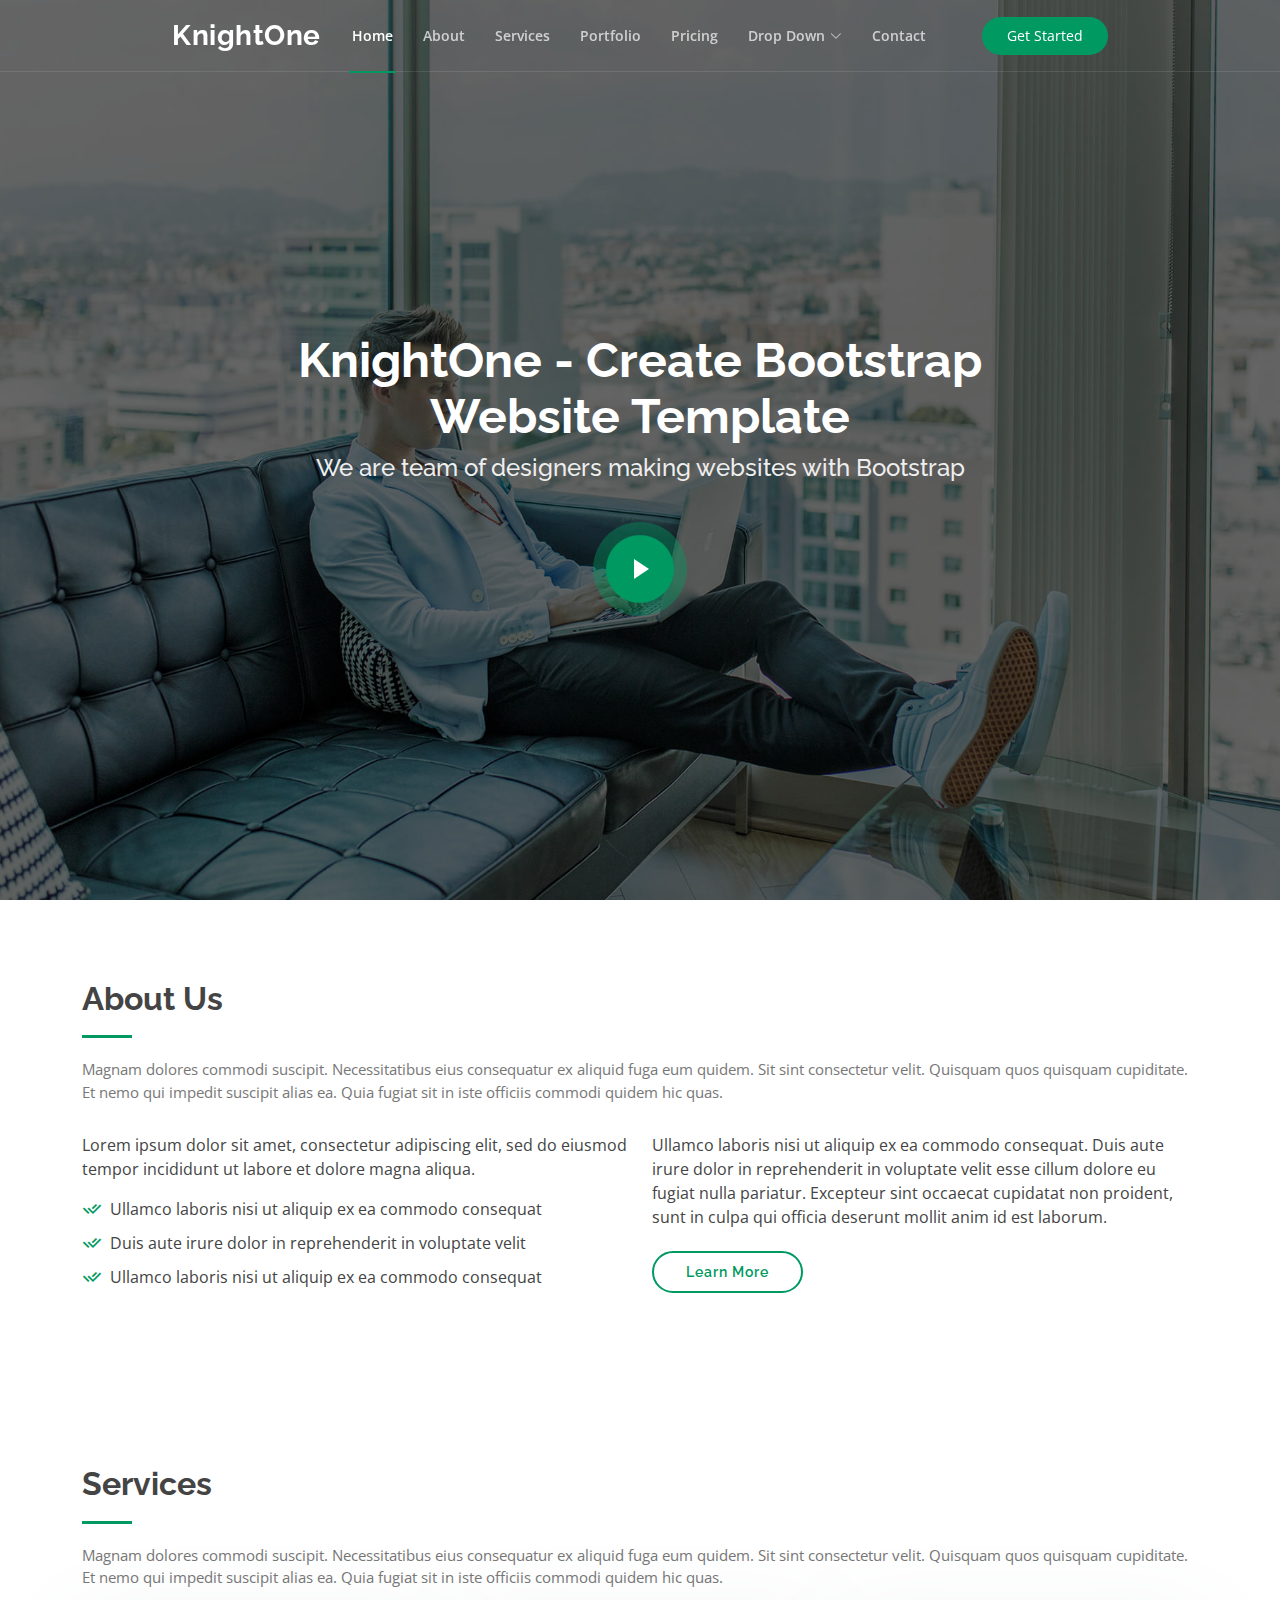
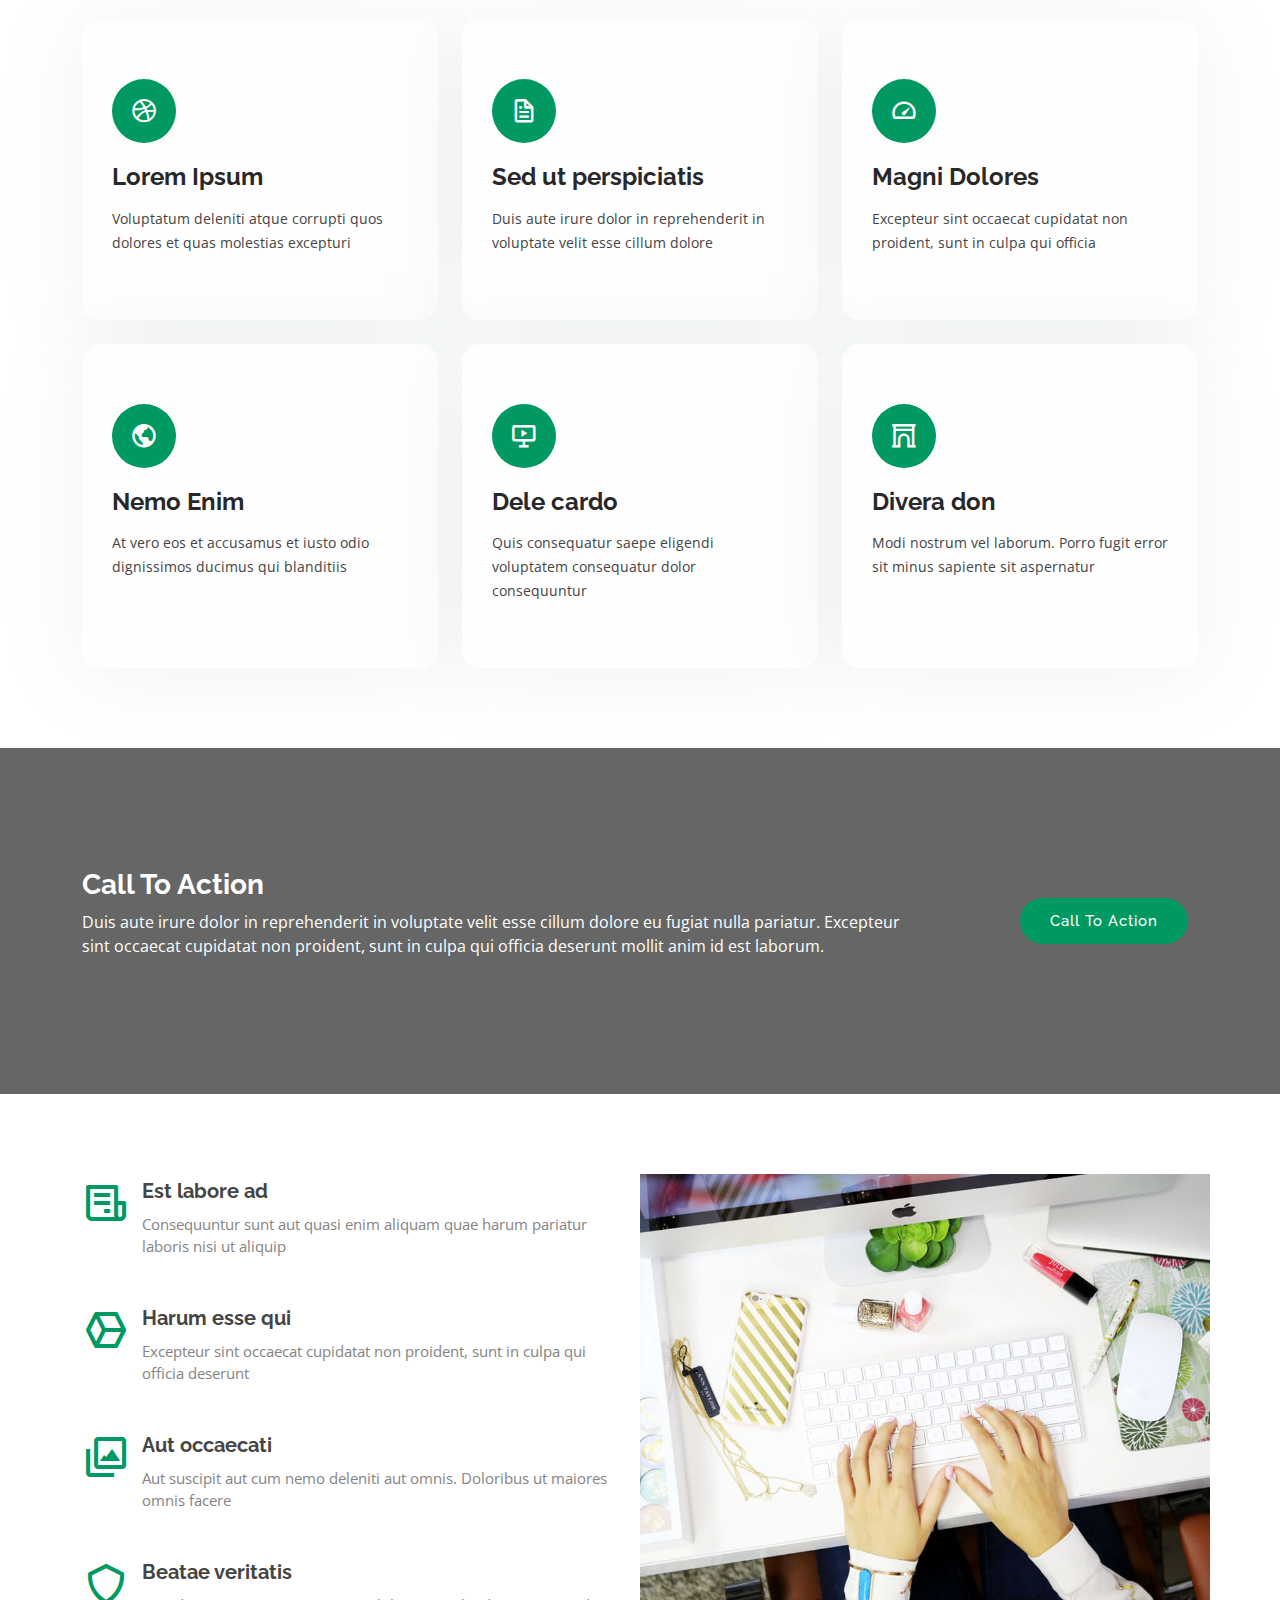
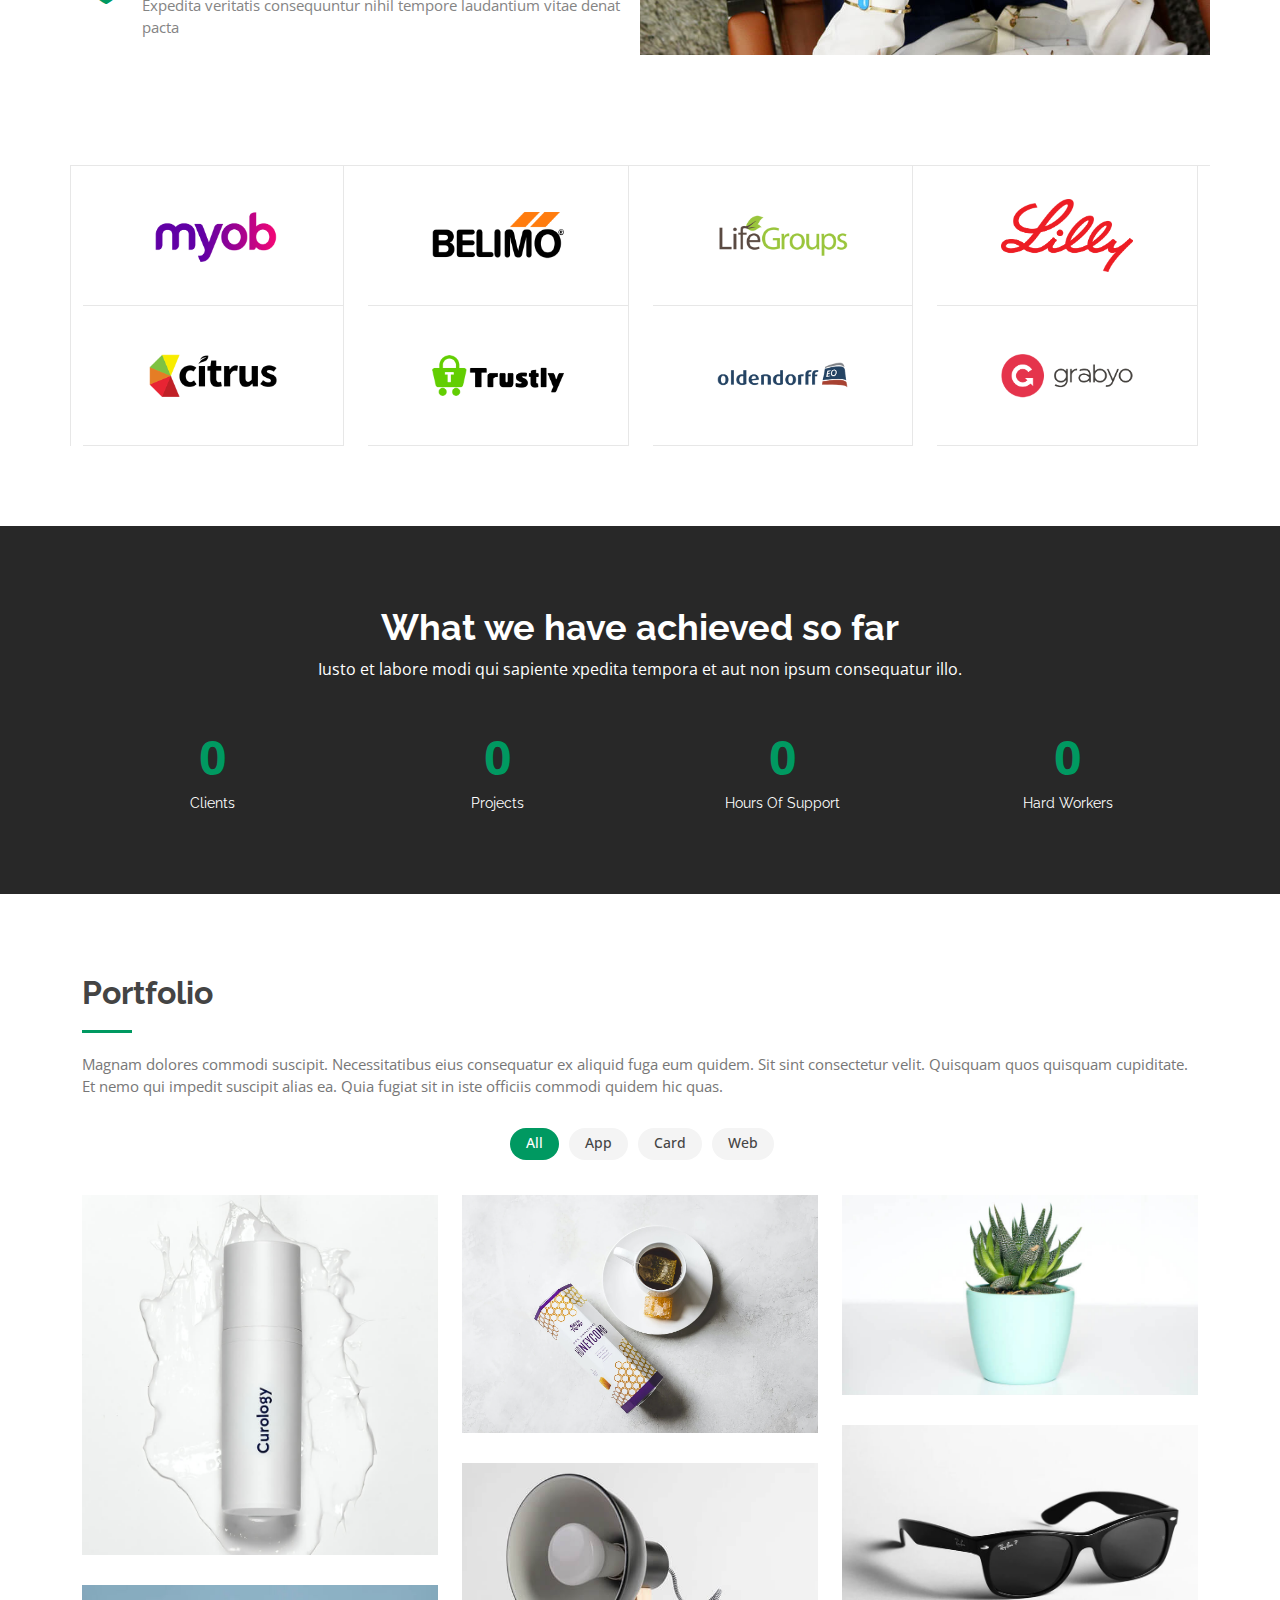
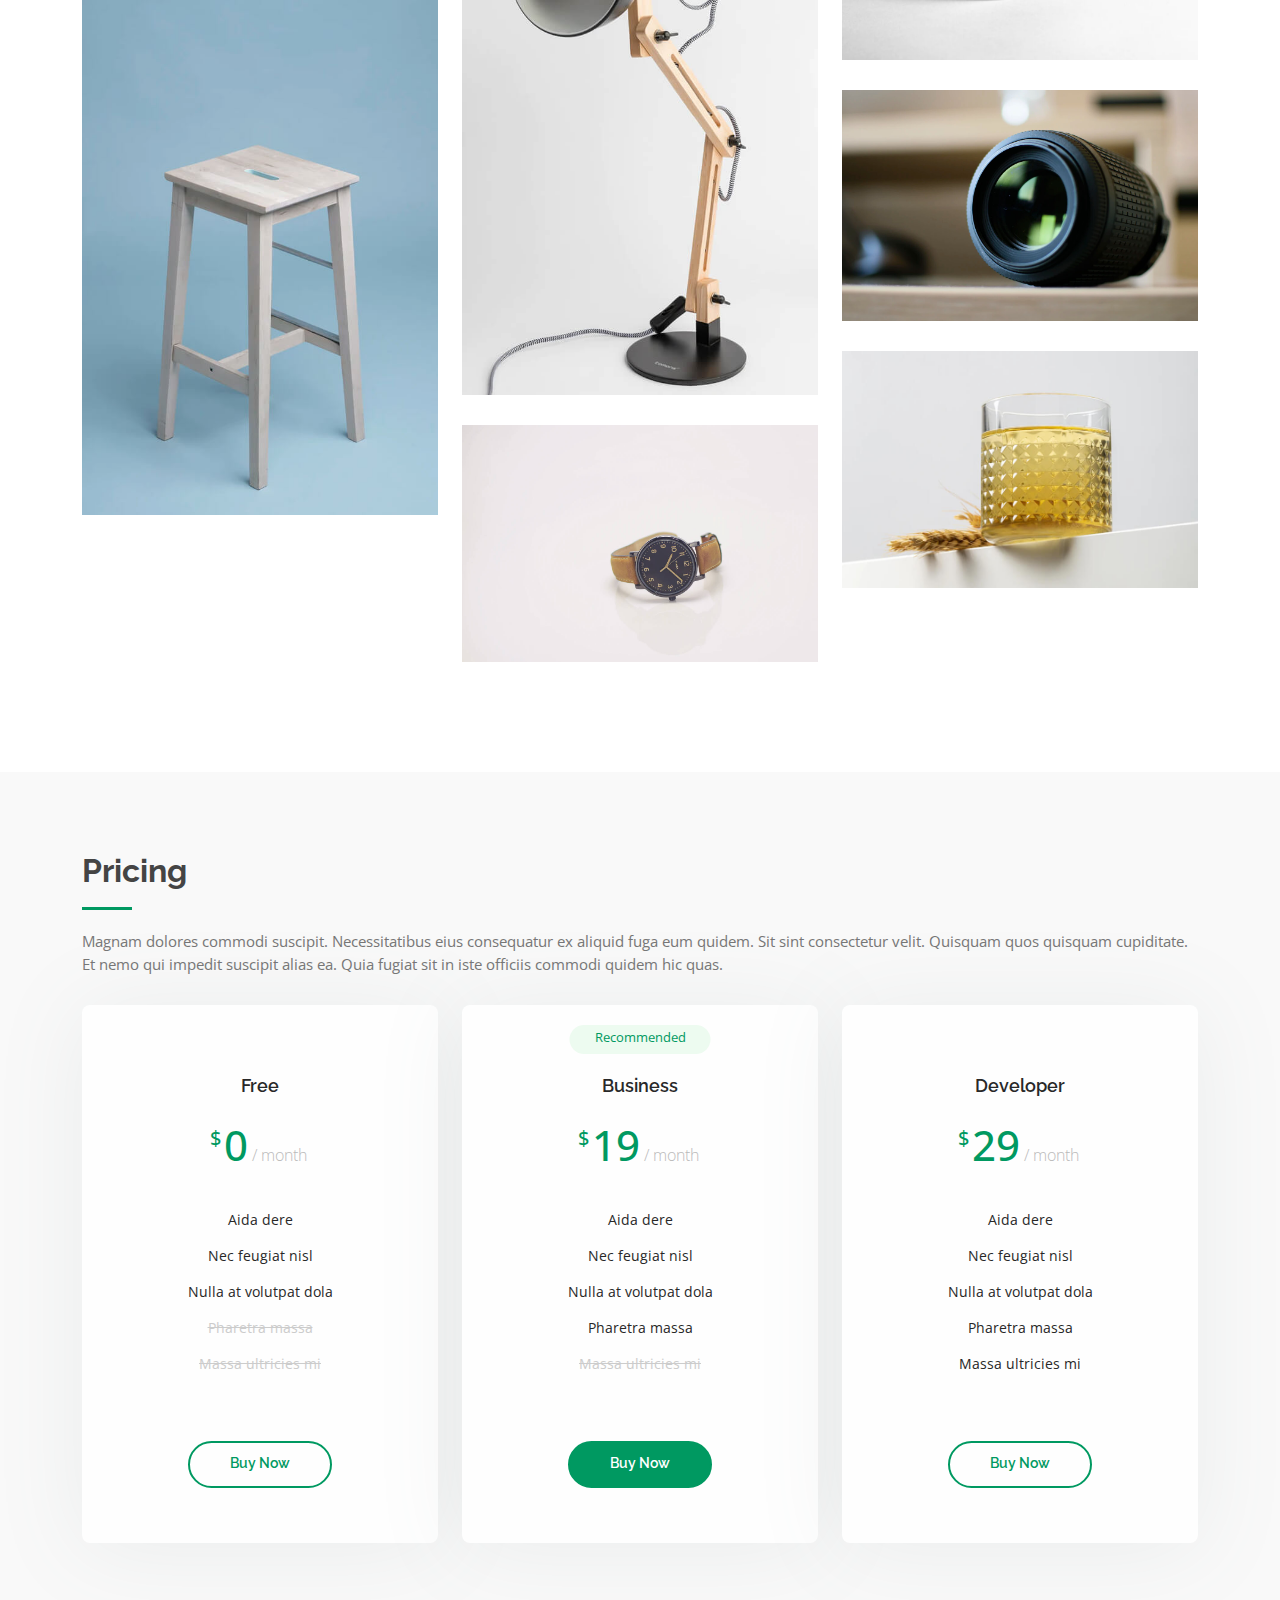
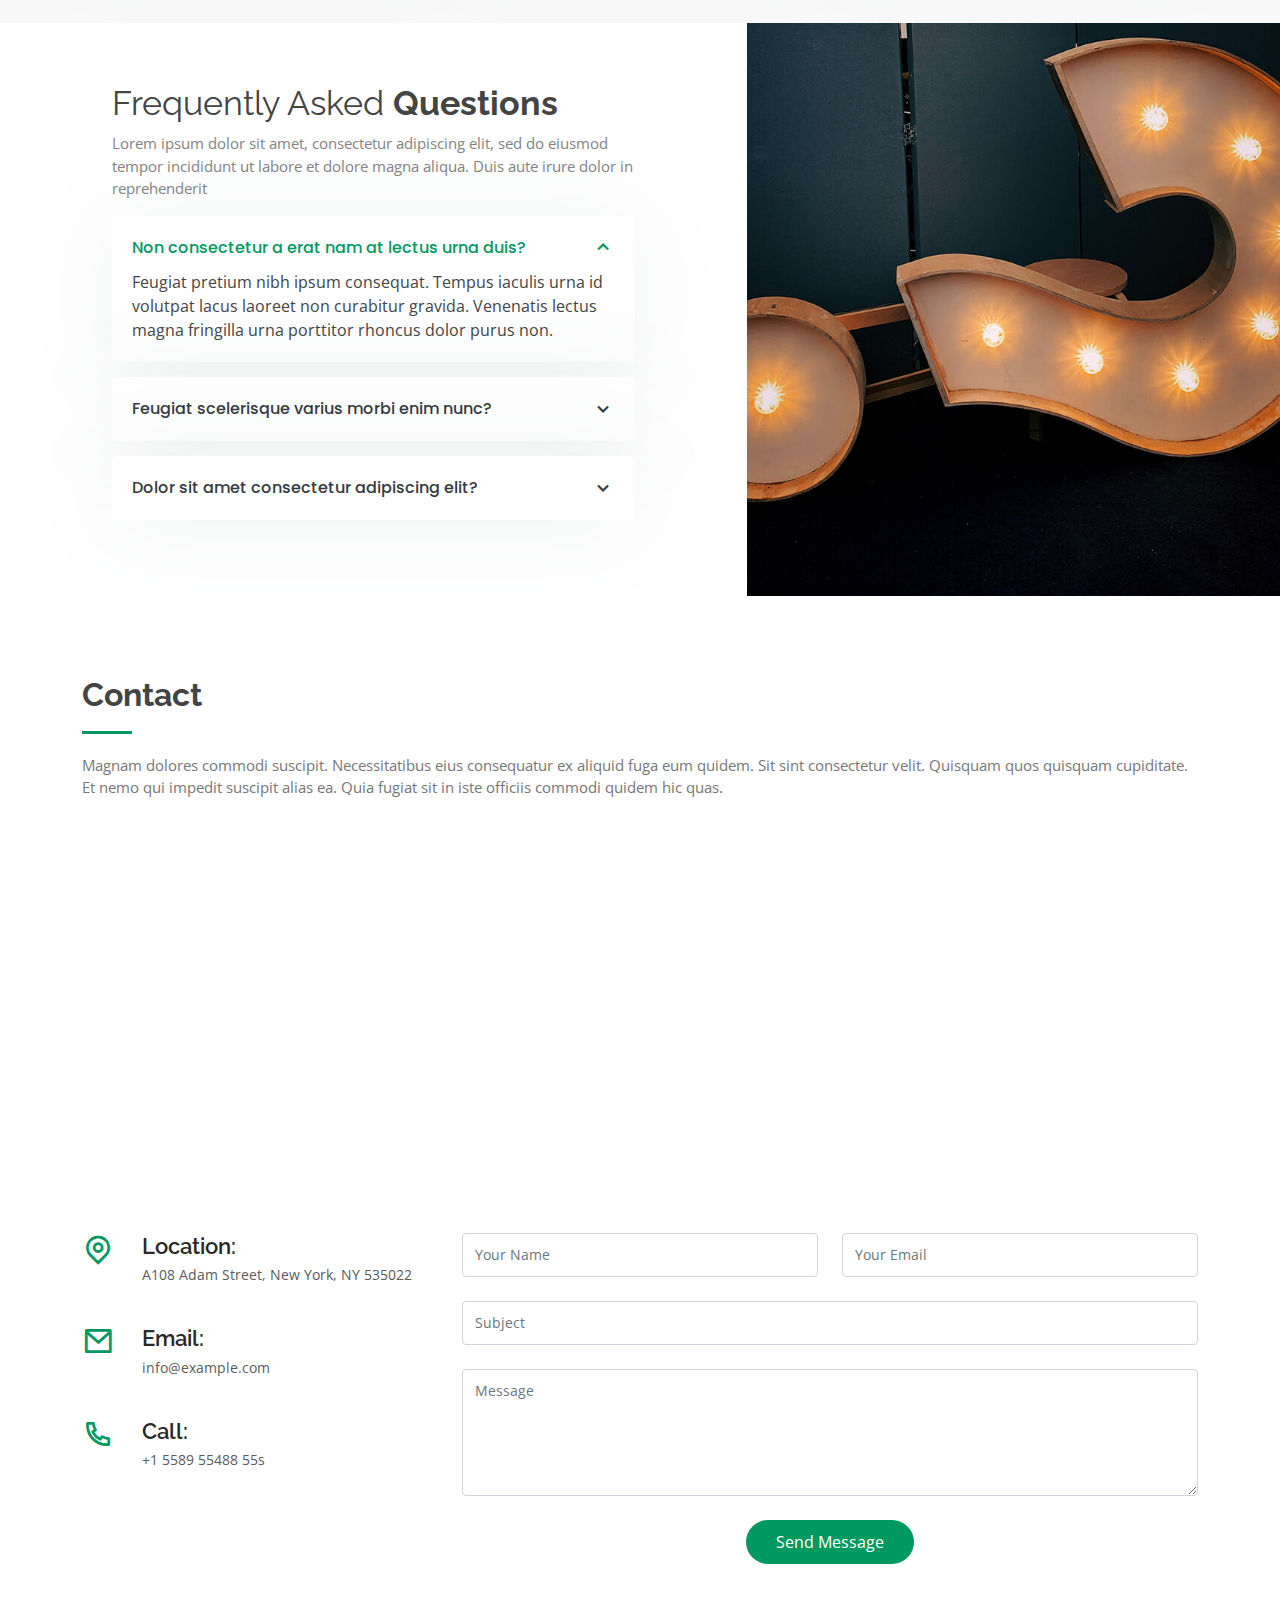
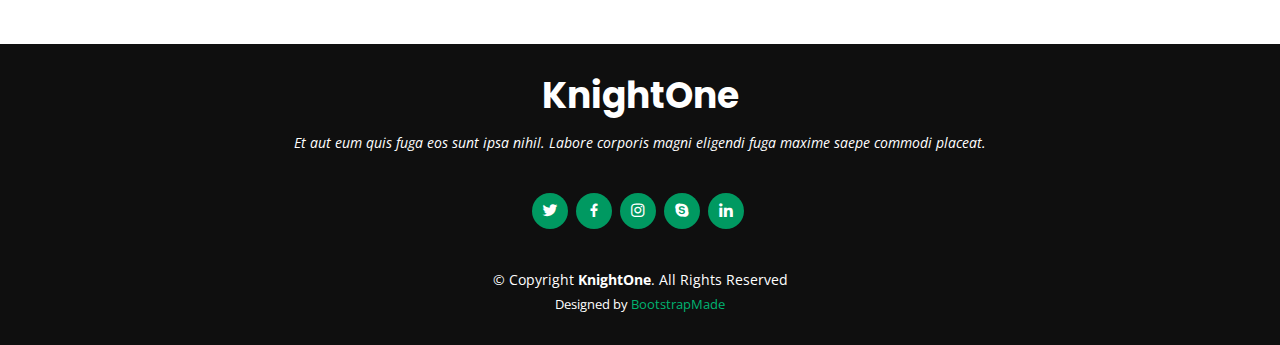
<file: KnightOne/index.html>
<!DOCTYPE html>
<html lang="en">

<head>
  <meta charset="utf-8">
  <meta content="width=device-width, initial-scale=1.0" name="viewport">

  <title>KnightOne Bootstrap Template - Index</title>
  <meta content="" name="description">
  <meta content="" name="keywords">

  <!-- Favicons -->
  <link href="assets/img/favicon.png" rel="icon">
  <link href="assets/img/apple-touch-icon.png" rel="apple-touch-icon">

  <!-- Google Fonts -->
  <link href="https://fonts.googleapis.com/css?family=Open+Sans:300,300i,400,400i,600,600i,700,700i|Raleway:300,300i,400,400i,500,500i,600,600i,700,700i|Poppins:300,300i,400,400i,500,500i,600,600i,700,700i" rel="stylesheet">

  <!-- Vendor CSS Files -->
  <link href="assets/vendor/bootstrap/css/bootstrap.min.css" rel="stylesheet">
  <link href="assets/vendor/bootstrap-icons/bootstrap-icons.css" rel="stylesheet">
  <link href="assets/vendor/boxicons/css/boxicons.min.css" rel="stylesheet">
  <link href="assets/vendor/glightbox/css/glightbox.min.css" rel="stylesheet">
  <link href="assets/vendor/remixicon/remixicon.css" rel="stylesheet">
  <link href="assets/vendor/swiper/swiper-bundle.min.css" rel="stylesheet">

  <!-- Template Main CSS File -->
  <link href="assets/css/style.css" rel="stylesheet">

  <!-- =======================================================
  * Template Name: KnightOne - v4.7.0
  * Template URL: https://bootstrapmade.com/knight-simple-one-page-bootstrap-template/
  * Author: BootstrapMade.com
  * License: https://bootstrapmade.com/license/
  ======================================================== -->
</head>

<body>

  <!-- ======= Header ======= -->
  <header id="header" class="fixed-top ">
    <div class="container-fluid">

      <div class="row justify-content-center">
        <div class="col-xl-9 d-flex align-items-center justify-content-lg-between">
          <h1 class="logo me-auto me-lg-0"><a href="index.html">KnightOne</a></h1>
          <!-- Uncomment below if you prefer to use an image logo -->
          <!-- <a href="index.html" class="logo me-auto me-lg-0"><img src="assets/img/logo.png" alt="" class="img-fluid"></a>-->

          <nav id="navbar" class="navbar order-last order-lg-0">
            <ul>
              <li><a class="nav-link scrollto active" href="#hero">Home</a></li>
              <li><a class="nav-link scrollto" href="#about">About</a></li>
              <li><a class="nav-link scrollto" href="#services">Services</a></li>
              <li><a class="nav-link scrollto " href="#portfolio">Portfolio</a></li>
              <li><a class="nav-link scrollto" href="#pricing">Pricing</a></li>
              <li class="dropdown"><a href="#"><span>Drop Down</span> <i class="bi bi-chevron-down"></i></a>
                <ul>
                  <li><a href="#">Drop Down 1</a></li>
                  <li class="dropdown"><a href="#"><span>Deep Drop Down</span> <i class="bi bi-chevron-right"></i></a>
                    <ul>
                      <li><a href="#">Deep Drop Down 1</a></li>
                      <li><a href="#">Deep Drop Down 2</a></li>
                      <li><a href="#">Deep Drop Down 3</a></li>
                      <li><a href="#">Deep Drop Down 4</a></li>
                      <li><a href="#">Deep Drop Down 5</a></li>
                    </ul>
                  </li>
                  <li><a href="#">Drop Down 2</a></li>
                  <li><a href="#">Drop Down 3</a></li>
                  <li><a href="#">Drop Down 4</a></li>
                </ul>
              </li>
              <li><a class="nav-link scrollto" href="#contact">Contact</a></li>
            </ul>
            <i class="bi bi-list mobile-nav-toggle"></i>
          </nav><!-- .navbar -->

          <a href="#about" class="get-started-btn scrollto">Get Started</a>
        </div>
      </div>

    </div>
  </header><!-- End Header -->

  <!-- ======= Hero Section ======= -->
  <section id="hero" class="d-flex flex-column justify-content-center">
    <div class="container">
      <div class="row justify-content-center">
        <div class="col-xl-8">
          <h1>KnightOne - Create Bootstrap Website Template</h1>
          <h2>We are team of designers making websites with Bootstrap</h2>
          <a href="https://www.youtube.com/watch?v=jDDaplaOz7Q" class="glightbox play-btn mb-4"></a>
        </div>
      </div>
    </div>
  </section><!-- End Hero -->

  <main id="main">

    <!-- ======= About Us Section ======= -->
    <section id="about" class="about">
      <div class="container">

        <div class="section-title">
          <h2>About Us</h2>
          <p>Magnam dolores commodi suscipit. Necessitatibus eius consequatur ex aliquid fuga eum quidem. Sit sint consectetur velit. Quisquam quos quisquam cupiditate. Et nemo qui impedit suscipit alias ea. Quia fugiat sit in iste officiis commodi quidem hic quas.</p>
        </div>

        <div class="row content">
          <div class="col-lg-6">
            <p>
              Lorem ipsum dolor sit amet, consectetur adipiscing elit, sed do eiusmod tempor incididunt ut labore et dolore
              magna aliqua.
            </p>
            <ul>
              <li><i class="ri-check-double-line"></i> Ullamco laboris nisi ut aliquip ex ea commodo consequat</li>
              <li><i class="ri-check-double-line"></i> Duis aute irure dolor in reprehenderit in voluptate velit</li>
              <li><i class="ri-check-double-line"></i> Ullamco laboris nisi ut aliquip ex ea commodo consequat</li>
            </ul>
          </div>
          <div class="col-lg-6 pt-4 pt-lg-0">
            <p>
              Ullamco laboris nisi ut aliquip ex ea commodo consequat. Duis aute irure dolor in reprehenderit in voluptate
              velit esse cillum dolore eu fugiat nulla pariatur. Excepteur sint occaecat cupidatat non proident, sunt in
              culpa qui officia deserunt mollit anim id est laborum.
            </p>
            <a href="#" class="btn-learn-more">Learn More</a>
          </div>
        </div>

      </div>
    </section><!-- End About Us Section -->

    <!-- ======= Services Section ======= -->
    <section id="services" class="services">
      <div class="container">

        <div class="section-title">
          <h2>Services</h2>
          <p>Magnam dolores commodi suscipit. Necessitatibus eius consequatur ex aliquid fuga eum quidem. Sit sint consectetur velit. Quisquam quos quisquam cupiditate. Et nemo qui impedit suscipit alias ea. Quia fugiat sit in iste officiis commodi quidem hic quas.</p>
        </div>

        <div class="row">
          <div class="col-lg-4 col-md-6 d-flex align-items-stretch">
            <div class="icon-box">
              <div class="icon"><i class="bx bxl-dribbble"></i></div>
              <h4><a href="">Lorem Ipsum</a></h4>
              <p>Voluptatum deleniti atque corrupti quos dolores et quas molestias excepturi</p>
            </div>
          </div>

          <div class="col-lg-4 col-md-6 d-flex align-items-stretch mt-4 mt-md-0">
            <div class="icon-box">
              <div class="icon"><i class="bx bx-file"></i></div>
              <h4><a href="">Sed ut perspiciatis</a></h4>
              <p>Duis aute irure dolor in reprehenderit in voluptate velit esse cillum dolore</p>
            </div>
          </div>

          <div class="col-lg-4 col-md-6 d-flex align-items-stretch mt-4 mt-lg-0">
            <div class="icon-box">
              <div class="icon"><i class="bx bx-tachometer"></i></div>
              <h4><a href="">Magni Dolores</a></h4>
              <p>Excepteur sint occaecat cupidatat non proident, sunt in culpa qui officia</p>
            </div>
          </div>

          <div class="col-lg-4 col-md-6 d-flex align-items-stretch mt-4">
            <div class="icon-box">
              <div class="icon"><i class="bx bx-world"></i></div>
              <h4><a href="">Nemo Enim</a></h4>
              <p>At vero eos et accusamus et iusto odio dignissimos ducimus qui blanditiis</p>
            </div>
          </div>

          <div class="col-lg-4 col-md-6 d-flex align-items-stretch mt-4">
            <div class="icon-box">
              <div class="icon"><i class="bx bx-slideshow"></i></div>
              <h4><a href="">Dele cardo</a></h4>
              <p>Quis consequatur saepe eligendi voluptatem consequatur dolor consequuntur</p>
            </div>
          </div>

          <div class="col-lg-4 col-md-6 d-flex align-items-stretch mt-4">
            <div class="icon-box">
              <div class="icon"><i class="bx bx-arch"></i></div>
              <h4><a href="">Divera don</a></h4>
              <p>Modi nostrum vel laborum. Porro fugit error sit minus sapiente sit aspernatur</p>
            </div>
          </div>

        </div>

      </div>
    </section><!-- End Services Section -->

    <!-- ======= Cta Section ======= -->
    <section id="cta" class="cta">
      <div class="container">

        <div class="row">
          <div class="col-lg-9 text-center text-lg-start">
            <h3>Call To Action</h3>
            <p> Duis aute irure dolor in reprehenderit in voluptate velit esse cillum dolore eu fugiat nulla pariatur. Excepteur sint occaecat cupidatat non proident, sunt in culpa qui officia deserunt mollit anim id est laborum.</p>
          </div>
          <div class="col-lg-3 cta-btn-container text-center">
            <a class="cta-btn align-middle" href="#">Call To Action</a>
          </div>
        </div>

      </div>
    </section><!-- End Cta Section -->

    <!-- ======= Features Section ======= -->
    <section id="features" class="features">
      <div class="container">

        <div class="row">
          <div class="col-lg-6 order-2 order-lg-1">
            <div class="icon-box mt-5 mt-lg-0">
              <i class="bx bx-receipt"></i>
              <h4>Est labore ad</h4>
              <p>Consequuntur sunt aut quasi enim aliquam quae harum pariatur laboris nisi ut aliquip</p>
            </div>
            <div class="icon-box mt-5">
              <i class="bx bx-cube-alt"></i>
              <h4>Harum esse qui</h4>
              <p>Excepteur sint occaecat cupidatat non proident, sunt in culpa qui officia deserunt</p>
            </div>
            <div class="icon-box mt-5">
              <i class="bx bx-images"></i>
              <h4>Aut occaecati</h4>
              <p>Aut suscipit aut cum nemo deleniti aut omnis. Doloribus ut maiores omnis facere</p>
            </div>
            <div class="icon-box mt-5">
              <i class="bx bx-shield"></i>
              <h4>Beatae veritatis</h4>
              <p>Expedita veritatis consequuntur nihil tempore laudantium vitae denat pacta</p>
            </div>
          </div>
          <div class="image col-lg-6 order-1 order-lg-2" style='background-image: url("assets/img/features.jpg");'></div>
        </div>

      </div>
    </section><!-- End Features Section -->

    <!-- ======= Clients Section ======= -->
    <section id="clients" class="clients">
      <div class="container">

        <div class="row no-gutters clients-wrap clearfix wow fadeInUp">

          <div class="col-lg-3 col-md-4 col-xs-6">
            <div class="client-logo">
              <img src="assets/img/clients/client-1.png" class="img-fluid" alt="">
            </div>
          </div>

          <div class="col-lg-3 col-md-4 col-xs-6">
            <div class="client-logo">
              <img src="assets/img/clients/client-2.png" class="img-fluid" alt="">
            </div>
          </div>

          <div class="col-lg-3 col-md-4 col-xs-6">
            <div class="client-logo">
              <img src="assets/img/clients/client-3.png" class="img-fluid" alt="">
            </div>
          </div>

          <div class="col-lg-3 col-md-4 col-xs-6">
            <div class="client-logo">
              <img src="assets/img/clients/client-4.png" class="img-fluid" alt="">
            </div>
          </div>

          <div class="col-lg-3 col-md-4 col-xs-6">
            <div class="client-logo">
              <img src="assets/img/clients/client-5.png" class="img-fluid" alt="">
            </div>
          </div>

          <div class="col-lg-3 col-md-4 col-xs-6">
            <div class="client-logo">
              <img src="assets/img/clients/client-6.png" class="img-fluid" alt="">
            </div>
          </div>

          <div class="col-lg-3 col-md-4 col-xs-6">
            <div class="client-logo">
              <img src="assets/img/clients/client-7.png" class="img-fluid" alt="">
            </div>
          </div>

          <div class="col-lg-3 col-md-4 col-xs-6">
            <div class="client-logo">
              <img src="assets/img/clients/client-8.png" class="img-fluid" alt="">
            </div>
          </div>

        </div>

      </div>
    </section><!-- End Clients Section -->

    <!-- ======= Counts Section ======= -->
    <section id="counts" class="counts">
      <div class="container">

        <div class="text-center title">
          <h3>What we have achieved so far</h3>
          <p>Iusto et labore modi qui sapiente xpedita tempora et aut non ipsum consequatur illo.</p>
        </div>

        <div class="row counters position-relative">

          <div class="col-lg-3 col-6 text-center">
            <span data-purecounter-start="0" data-purecounter-end="232" data-purecounter-duration="1" class="purecounter"></span>
            <p>Clients</p>
          </div>

          <div class="col-lg-3 col-6 text-center">
            <span data-purecounter-start="0" data-purecounter-end="521" data-purecounter-duration="1" class="purecounter"></span>
            <p>Projects</p>
          </div>

          <div class="col-lg-3 col-6 text-center">
            <span data-purecounter-start="0" data-purecounter-end="1463" data-purecounter-duration="1" class="purecounter"></span>
            <p>Hours Of Support</p>
          </div>

          <div class="col-lg-3 col-6 text-center">
            <span data-purecounter-start="0" data-purecounter-end="15" data-purecounter-duration="1" class="purecounter"></span>
            <p>Hard Workers</p>
          </div>

        </div>

      </div>
    </section><!-- End Counts Section -->

    <!-- ======= Portfolio Section ======= -->
    <section id="portfolio" class="portfolio">
      <div class="container">

        <div class="section-title">
          <h2>Portfolio</h2>
          <p>Magnam dolores commodi suscipit. Necessitatibus eius consequatur ex aliquid fuga eum quidem. Sit sint consectetur velit. Quisquam quos quisquam cupiditate. Et nemo qui impedit suscipit alias ea. Quia fugiat sit in iste officiis commodi quidem hic quas.</p>
        </div>

        <div class="row">
          <div class="col-lg-12 d-flex justify-content-center">
            <ul id="portfolio-flters">
              <li data-filter="*" class="filter-active">All</li>
              <li data-filter=".filter-app">App</li>
              <li data-filter=".filter-card">Card</li>
              <li data-filter=".filter-web">Web</li>
            </ul>
          </div>
        </div>

        <div class="row portfolio-container">

          <div class="col-lg-4 col-md-6 portfolio-item filter-app">
            <img src="assets/img/portfolio/portfolio-1.jpg" class="img-fluid" alt="">
            <div class="portfolio-info">
              <h4>App 1</h4>
              <p>App</p>
              <a href="assets/img/portfolio/portfolio-1.jpg" data-gallery="portfolioGallery" class="portfolio-lightbox preview-link" title="App 1"><i class="bx bx-plus"></i></a>
              <a href="portfolio-details.html" class="details-link" title="More Details"><i class="bx bx-link"></i></a>
            </div>
          </div>

          <div class="col-lg-4 col-md-6 portfolio-item filter-web">
            <img src="assets/img/portfolio/portfolio-2.jpg" class="img-fluid" alt="">
            <div class="portfolio-info">
              <h4>Web 3</h4>
              <p>Web</p>
              <a href="assets/img/portfolio/portfolio-2.jpg" data-gallery="portfolioGallery" class="portfolio-lightbox preview-link" title="Web 3"><i class="bx bx-plus"></i></a>
              <a href="portfolio-details.html" class="details-link" title="More Details"><i class="bx bx-link"></i></a>
            </div>
          </div>

          <div class="col-lg-4 col-md-6 portfolio-item filter-app">
            <img src="assets/img/portfolio/portfolio-3.jpg" class="img-fluid" alt="">
            <div class="portfolio-info">
              <h4>App 2</h4>
              <p>App</p>
              <a href="assets/img/portfolio/portfolio-3.jpg" data-gallery="portfolioGallery" class="portfolio-lightbox preview-link" title="App 2"><i class="bx bx-plus"></i></a>
              <a href="portfolio-details.html" class="details-link" title="More Details"><i class="bx bx-link"></i></a>
            </div>
          </div>

          <div class="col-lg-4 col-md-6 portfolio-item filter-card">
            <img src="assets/img/portfolio/portfolio-4.jpg" class="img-fluid" alt="">
            <div class="portfolio-info">
              <h4>Card 2</h4>
              <p>Card</p>
              <a href="assets/img/portfolio/portfolio-4.jpg" data-gallery="portfolioGallery" class="portfolio-lightbox preview-link" title="Card 2"><i class="bx bx-plus"></i></a>
              <a href="portfolio-details.html" class="details-link" title="More Details"><i class="bx bx-link"></i></a>
            </div>
          </div>

          <div class="col-lg-4 col-md-6 portfolio-item filter-web">
            <img src="assets/img/portfolio/portfolio-5.jpg" class="img-fluid" alt="">
            <div class="portfolio-info">
              <h4>Web 2</h4>
              <p>Web</p>
              <a href="assets/img/portfolio/portfolio-5.jpg" data-gallery="portfolioGallery" class="portfolio-lightbox preview-link" title="Web 2"><i class="bx bx-plus"></i></a>
              <a href="portfolio-details.html" class="details-link" title="More Details"><i class="bx bx-link"></i></a>
            </div>
          </div>

          <div class="col-lg-4 col-md-6 portfolio-item filter-app">
            <img src="assets/img/portfolio/portfolio-6.jpg" class="img-fluid" alt="">
            <div class="portfolio-info">
              <h4>App 3</h4>
              <p>App</p>
              <a href="assets/img/portfolio/portfolio-6.jpg" data-gallery="portfolioGallery" class="portfolio-lightbox preview-link" title="App 3"><i class="bx bx-plus"></i></a>
              <a href="portfolio-details.html" class="details-link" title="More Details"><i class="bx bx-link"></i></a>
            </div>
          </div>

          <div class="col-lg-4 col-md-6 portfolio-item filter-card">
            <img src="assets/img/portfolio/portfolio-7.jpg" class="img-fluid" alt="">
            <div class="portfolio-info">
              <h4>Card 1</h4>
              <p>Card</p>
              <a href="assets/img/portfolio/portfolio-7.jpg" data-gallery="portfolioGallery" class="portfolio-lightbox preview-link" title="Card 1"><i class="bx bx-plus"></i></a>
              <a href="portfolio-details.html" class="details-link" title="More Details"><i class="bx bx-link"></i></a>
            </div>
          </div>

          <div class="col-lg-4 col-md-6 portfolio-item filter-card">
            <img src="assets/img/portfolio/portfolio-8.jpg" class="img-fluid" alt="">
            <div class="portfolio-info">
              <h4>Card 3</h4>
              <p>Card</p>
              <a href="assets/img/portfolio/portfolio-8.jpg" data-gallery="portfolioGallery" class="portfolio-lightbox preview-link" title="Card 3"><i class="bx bx-plus"></i></a>
              <a href="portfolio-details.html" class="details-link" title="More Details"><i class="bx bx-link"></i></a>
            </div>
          </div>

          <div class="col-lg-4 col-md-6 portfolio-item filter-web">
            <img src="assets/img/portfolio/portfolio-9.jpg" class="img-fluid" alt="">
            <div class="portfolio-info">
              <h4>Web 3</h4>
              <p>Web</p>
              <a href="assets/img/portfolio/portfolio-9.jpg" data-gallery="portfolioGallery" class="portfolio-lightbox preview-link" title="Web 3"><i class="bx bx-plus"></i></a>
              <a href="portfolio-details.html" class="details-link" title="More Details"><i class="bx bx-link"></i></a>
            </div>
          </div>

        </div>

      </div>
    </section><!-- End Portfolio Section -->

    <!-- ======= Pricing Section ======= -->
    <section id="pricing" class="pricing">
      <div class="container">

        <div class="section-title">
          <h2>Pricing</h2>
          <p>Magnam dolores commodi suscipit. Necessitatibus eius consequatur ex aliquid fuga eum quidem. Sit sint consectetur velit. Quisquam quos quisquam cupiditate. Et nemo qui impedit suscipit alias ea. Quia fugiat sit in iste officiis commodi quidem hic quas.</p>
        </div>

        <div class="row">

          <div class="col-lg-4 col-md-6">
            <div class="box">
              <h3>Free</h3>
              <h4><sup>$</sup>0<span> / month</span></h4>
              <ul>
                <li>Aida dere</li>
                <li>Nec feugiat nisl</li>
                <li>Nulla at volutpat dola</li>
                <li class="na">Pharetra massa</li>
                <li class="na">Massa ultricies mi</li>
              </ul>
              <div class="btn-wrap">
                <a href="#" class="btn-buy">Buy Now</a>
              </div>
            </div>
          </div>

          <div class="col-lg-4 col-md-6 mt-4 mt-md-0">
            <div class="box recommended">
              <span class="recommended-badge">Recommended</span>
              <h3>Business</h3>
              <h4><sup>$</sup>19<span> / month</span></h4>
              <ul>
                <li>Aida dere</li>
                <li>Nec feugiat nisl</li>
                <li>Nulla at volutpat dola</li>
                <li>Pharetra massa</li>
                <li class="na">Massa ultricies mi</li>
              </ul>
              <div class="btn-wrap">
                <a href="#" class="btn-buy">Buy Now</a>
              </div>
            </div>
          </div>

          <div class="col-lg-4 col-md-6 mt-4 mt-lg-0">
            <div class="box">
              <h3>Developer</h3>
              <h4><sup>$</sup>29<span> / month</span></h4>
              <ul>
                <li>Aida dere</li>
                <li>Nec feugiat nisl</li>
                <li>Nulla at volutpat dola</li>
                <li>Pharetra massa</li>
                <li>Massa ultricies mi</li>
              </ul>
              <div class="btn-wrap">
                <a href="#" class="btn-buy">Buy Now</a>
              </div>
            </div>
          </div>

        </div>

      </div>
    </section><!-- End Pricing Section -->

    <!-- ======= Faq Section ======= -->
    <section id="faq" class="faq">
      <div class="container-fluid">

        <div class="row">

          <div class="col-lg-7 d-flex flex-column justify-content-center align-items-stretch  order-2 order-lg-1">

            <div class="content">
              <h3>Frequently Asked <strong>Questions</strong></h3>
              <p>
                Lorem ipsum dolor sit amet, consectetur adipiscing elit, sed do eiusmod tempor incididunt ut labore et dolore magna aliqua. Duis aute irure dolor in reprehenderit
              </p>
            </div>

            <div class="accordion-list">
              <ul>
                <li>
                  <a data-bs-toggle="collapse" class="collapse" data-bs-target="#accordion-list-1">Non consectetur a erat nam at lectus urna duis? <i class="bx bx-chevron-down icon-show"></i><i class="bx bx-chevron-up icon-close"></i></a>
                  <div id="accordion-list-1" class="collapse show" data-bs-parent=".accordion-list">
                    <p>
                      Feugiat pretium nibh ipsum consequat. Tempus iaculis urna id volutpat lacus laoreet non curabitur gravida. Venenatis lectus magna fringilla urna porttitor rhoncus dolor purus non.
                    </p>
                  </div>
                </li>

                <li>
                  <a data-bs-toggle="collapse" data-bs-target="#accordion-list-2" class="collapsed">Feugiat scelerisque varius morbi enim nunc? <i class="bx bx-chevron-down icon-show"></i><i class="bx bx-chevron-up icon-close"></i></a>
                  <div id="accordion-list-2" class="collapse" data-bs-parent=".accordion-list">
                    <p>
                      Dolor sit amet consectetur adipiscing elit pellentesque habitant morbi. Id interdum velit laoreet id donec ultrices. Fringilla phasellus faucibus scelerisque eleifend donec pretium. Est pellentesque elit ullamcorper dignissim. Mauris ultrices eros in cursus turpis massa tincidunt dui.
                    </p>
                  </div>
                </li>

                <li>
                  <a data-bs-toggle="collapse" data-bs-target="#accordion-list-3" class="collapsed">Dolor sit amet consectetur adipiscing elit? <i class="bx bx-chevron-down icon-show"></i><i class="bx bx-chevron-up icon-close"></i></a>
                  <div id="accordion-list-3" class="collapse" data-bs-parent=".accordion-list">
                    <p>
                      Eleifend mi in nulla posuere sollicitudin aliquam ultrices sagittis orci. Faucibus pulvinar elementum integer enim. Sem nulla pharetra diam sit amet nisl suscipit. Rutrum tellus pellentesque eu tincidunt. Lectus urna duis convallis convallis tellus. Urna molestie at elementum eu facilisis sed odio morbi quis
                    </p>
                  </div>
                </li>

              </ul>
            </div>

          </div>

          <div class="col-lg-5 align-items-stretch order-1 order-lg-2 img" style='background-image: url("assets/img/faq.jpg");'>&nbsp;</div>
        </div>

      </div>
    </section><!-- End Faq Section -->

    <!-- ======= Contact Section ======= -->
    <section id="contact" class="contact">
      <div class="container">

        <div class="section-title">
          <h2>Contact</h2>
          <p>Magnam dolores commodi suscipit. Necessitatibus eius consequatur ex aliquid fuga eum quidem. Sit sint consectetur velit. Quisquam quos quisquam cupiditate. Et nemo qui impedit suscipit alias ea. Quia fugiat sit in iste officiis commodi quidem hic quas.</p>
        </div>
      </div>

      <div>
        <iframe style="border:0; width: 100%; height: 350px;" src="https://www.google.com/maps/embed?pb=!1m14!1m8!1m3!1d12097.433213460943!2d-74.0062269!3d40.7101282!3m2!1i1024!2i768!4f13.1!3m3!1m2!1s0x0%3A0xb89d1fe6bc499443!2sDowntown+Conference+Center!5e0!3m2!1smk!2sbg!4v1539943755621" frameborder="0" allowfullscreen></iframe>
      </div>

      <div class="container">

        <div class="row mt-5">

          <div class="col-lg-4">
            <div class="info">
              <div class="address">
                <i class="ri-map-pin-line"></i>
                <h4>Location:</h4>
                <p>A108 Adam Street, New York, NY 535022</p>
              </div>

              <div class="email">
                <i class="ri-mail-line"></i>
                <h4>Email:</h4>
                <p>info@example.com</p>
              </div>

              <div class="phone">
                <i class="ri-phone-line"></i>
                <h4>Call:</h4>
                <p>+1 5589 55488 55s</p>
              </div>

            </div>

          </div>

          <div class="col-lg-8 mt-5 mt-lg-0">

            <form action="forms/contact.php" method="post" role="form" class="php-email-form">
              <div class="row">
                <div class="col-md-6 form-group">
                  <input type="text" name="name" class="form-control" id="name" placeholder="Your Name" required>
                </div>
                <div class="col-md-6 form-group mt-3 mt-md-0">
                  <input type="email" class="form-control" name="email" id="email" placeholder="Your Email" required>
                </div>
              </div>
              <div class="form-group mt-3">
                <input type="text" class="form-control" name="subject" id="subject" placeholder="Subject" required>
              </div>
              <div class="form-group mt-3">
                <textarea class="form-control" name="message" rows="5" placeholder="Message" required></textarea>
              </div>
              <div class="my-3">
                <div class="loading">Loading</div>
                <div class="error-message"></div>
                <div class="sent-message">Your message has been sent. Thank you!</div>
              </div>
              <div class="text-center"><button type="submit">Send Message</button></div>
            </form>

          </div>

        </div>

      </div>
    </section><!-- End Contact Section -->

  </main><!-- End #main -->

  <!-- ======= Footer ======= -->
  <footer id="footer">
    <div class="container">
      <h3>KnightOne</h3>
      <p>Et aut eum quis fuga eos sunt ipsa nihil. Labore corporis magni eligendi fuga maxime saepe commodi placeat.</p>
      <div class="social-links">
        <a href="#" class="twitter"><i class="bx bxl-twitter"></i></a>
        <a href="#" class="facebook"><i class="bx bxl-facebook"></i></a>
        <a href="#" class="instagram"><i class="bx bxl-instagram"></i></a>
        <a href="#" class="google-plus"><i class="bx bxl-skype"></i></a>
        <a href="#" class="linkedin"><i class="bx bxl-linkedin"></i></a>
      </div>
      <div class="copyright">
        &copy; Copyright <strong><span>KnightOne</span></strong>. All Rights Reserved
      </div>
      <div class="credits">
        <!-- All the links in the footer should remain intact. -->
        <!-- You can delete the links only if you purchased the pro version. -->
        <!-- Licensing information: https://bootstrapmade.com/license/ -->
        <!-- Purchase the pro version with working PHP/AJAX contact form: https://bootstrapmade.com/knight-simple-one-page-bootstrap-template/ -->
        Designed by <a href="https://bootstrapmade.com/">BootstrapMade</a>
      </div>
    </div>
  </footer><!-- End Footer -->

  <div id="preloader"></div>
  <a href="#" class="back-to-top d-flex align-items-center justify-content-center"><i class="bi bi-arrow-up-short"></i></a>

  <!-- Vendor JS Files -->
  <script src="assets/vendor/purecounter/purecounter.js"></script>
  <script src="assets/vendor/bootstrap/js/bootstrap.bundle.min.js"></script>
  <script src="assets/vendor/glightbox/js/glightbox.min.js"></script>
  <script src="assets/vendor/isotope-layout/isotope.pkgd.min.js"></script>
  <script src="assets/vendor/swiper/swiper-bundle.min.js"></script>
  <script src="assets/vendor/php-email-form/validate.js"></script>

  <!-- Template Main JS File -->
  <script src="assets/js/main.js"></script>

</body>

</html>
</file>
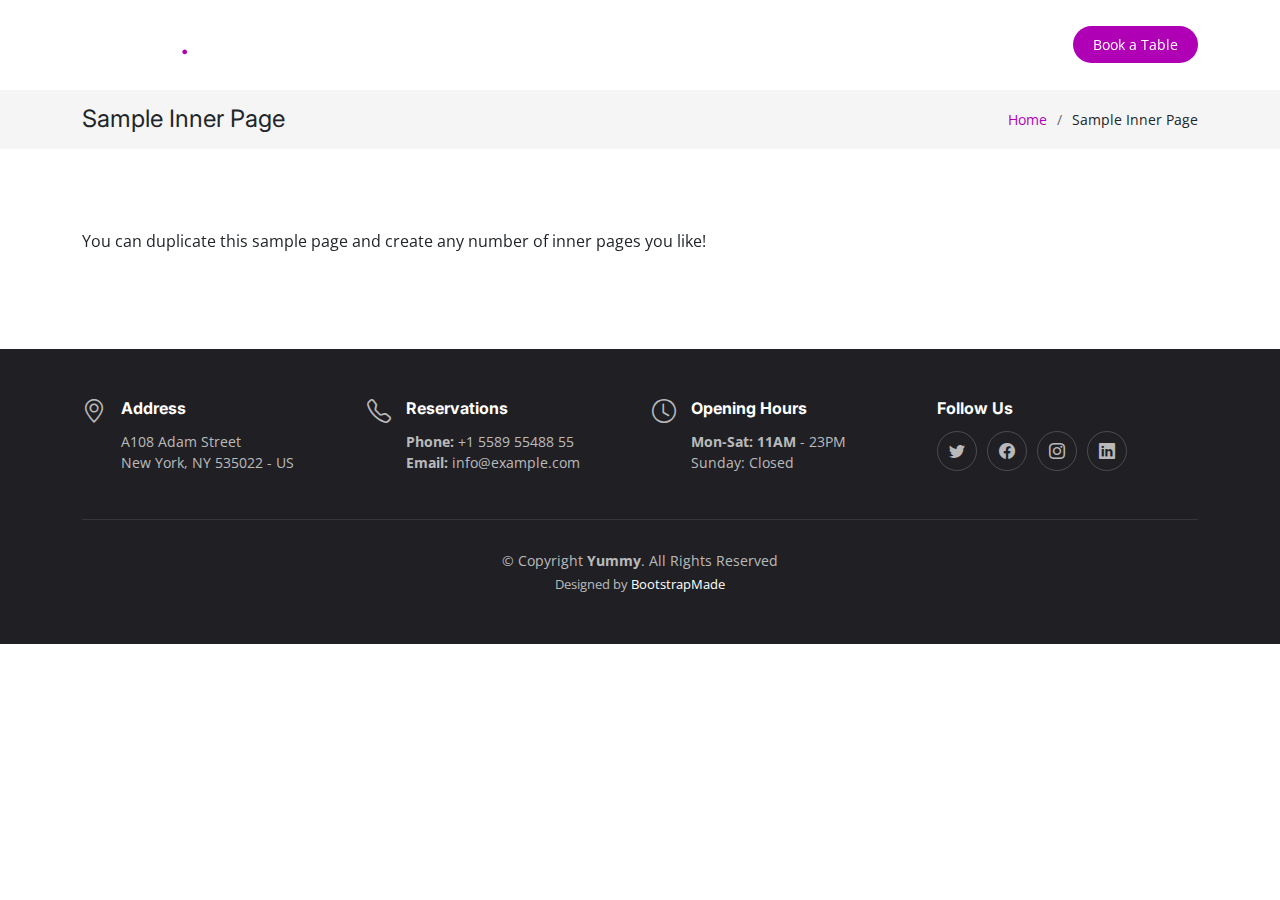
<file: sample-inner-page.html>
<!DOCTYPE html>
<html lang="en">

<head>
  <meta charset="utf-8">
  <meta content="width=device-width, initial-scale=1.0" name="viewport">

  <title>[Template] Sample Inner Page</title>
  <meta content="" name="description">
  <meta content="" name="keywords">

  <!-- Favicons -->
  <link href="assets/img/favicon.png" rel="icon">
  <link href="assets/img/apple-touch-icon.png" rel="apple-touch-icon">

  <!-- Google Fonts -->
  <link rel="preconnect" href="https://fonts.googleapis.com">
  <link rel="preconnect" href="https://fonts.gstatic.com" crossorigin>
  <link href="https://fonts.googleapis.com/css2?family=Open+Sans:ital,wght@0,300;0,400;0,500;0,600;0,700;1,300;1,400;1,600;1,700&family=Amatic+SC:ital,wght@0,300;0,400;0,500;0,600;0,700;1,300;1,400;1,500;1,600;1,700&family=Inter:ital,wght@0,300;0,400;0,500;0,600;0,700;1,300;1,400;1,500;1,600;1,700&display=swap" rel="stylesheet">

  <!-- Vendor CSS Files -->
  <link href="assets/vendor/bootstrap/css/bootstrap.min.css" rel="stylesheet">
  <link href="assets/vendor/bootstrap-icons/bootstrap-icons.css" rel="stylesheet">
  <link href="assets/vendor/aos/aos.css" rel="stylesheet">
  <link href="assets/vendor/glightbox/css/glightbox.min.css" rel="stylesheet">
  <link href="assets/vendor/swiper/swiper-bundle.min.css" rel="stylesheet">

  <!-- Template Main CSS File -->
  <link href="assets/css/main.css" rel="stylesheet">

  <!-- =======================================================
  * Template Name: Yummy - v1.0.0
  * Template URL: https://bootstrapmade.com/yummy-bootstrap-restaurant-website-template/
  * Author: BootstrapMade.com
  * License: https://bootstrapmade.com/license/
  ======================================================== -->
</head>

<body>

  <!-- ======= Header ======= -->
  <header id="header" class="header fixed-top d-flex align-items-center">
    <div class="container d-flex align-items-center justify-content-between">

      <a href="index.html" class="logo d-flex align-items-center me-auto me-lg-0">
        <!-- Uncomment the line below if you also wish to use an image logo -->
        <!-- <img src="assets/img/logo.png" alt=""> -->
        <h1>Yummy<span>.</span></h1>
      </a>

      <nav id="navbar" class="navbar">
        <ul>
          <li><a href="#hero">Home</a></li>
          <li><a href="#about">About</a></li>
          <li><a href="#menu">Menu</a></li>
          <li><a href="#events">Events</a></li>
          <li><a href="#chefs">Chefs</a></li>
          <li><a href="#gallery">Gallery</a></li>
          <li class="dropdown"><a href="#"><span>Drop Down</span> <i class="bi bi-chevron-down dropdown-indicator"></i></a>
            <ul>
              <li><a href="#">Drop Down 1</a></li>
              <li class="dropdown"><a href="#"><span>Deep Drop Down</span> <i class="bi bi-chevron-down dropdown-indicator"></i></a>
                <ul>
                  <li><a href="#">Deep Drop Down 1</a></li>
                  <li><a href="#">Deep Drop Down 2</a></li>
                  <li><a href="#">Deep Drop Down 3</a></li>
                  <li><a href="#">Deep Drop Down 4</a></li>
                  <li><a href="#">Deep Drop Down 5</a></li>
                </ul>
              </li>
              <li><a href="#">Drop Down 2</a></li>
              <li><a href="#">Drop Down 3</a></li>
              <li><a href="#">Drop Down 4</a></li>
            </ul>
          </li>
          <li><a href="#contact">Contact</a></li>
        </ul>
      </nav><!-- .navbar -->

      <a class="btn-book-a-table" href="#book-a-table">Book a Table</a>
      <i class="mobile-nav-toggle mobile-nav-show bi bi-list"></i>
      <i class="mobile-nav-toggle mobile-nav-hide d-none bi bi-x"></i>

    </div>
  </header><!-- End Header -->

  <main id="main">

    <!-- ======= Breadcrumbs ======= -->
    <div class="breadcrumbs">
      <div class="container">

        <div class="d-flex justify-content-between align-items-center">
          <h2>Sample Inner Page</h2>
          <ol>
            <li><a href="index.html">Home</a></li>
            <li>Sample Inner Page</li>
          </ol>
        </div>

      </div>
    </div><!-- End Breadcrumbs -->

    <section class="sample-page">
      <div class="container" data-aos="fade-up">

        <p>
          You can duplicate this sample page and create any number of inner pages you like!
        </p>

      </div>
    </section>

  </main><!-- End #main -->

  <!-- ======= Footer ======= -->
  <footer id="footer" class="footer">

    <div class="container">
      <div class="row gy-3">
        <div class="col-lg-3 col-md-6 d-flex">
          <i class="bi bi-geo-alt icon"></i>
          <div>
            <h4>Address</h4>
            <p>
              A108 Adam Street <br>
              New York, NY 535022 - US<br>
            </p>
          </div>

        </div>

        <div class="col-lg-3 col-md-6 footer-links d-flex">
          <i class="bi bi-telephone icon"></i>
          <div>
            <h4>Reservations</h4>
            <p>
              <strong>Phone:</strong> +1 5589 55488 55<br>
              <strong>Email:</strong> info@example.com<br>
            </p>
          </div>
        </div>

        <div class="col-lg-3 col-md-6 footer-links d-flex">
          <i class="bi bi-clock icon"></i>
          <div>
            <h4>Opening Hours</h4>
            <p>
              <strong>Mon-Sat: 11AM</strong> - 23PM<br>
              Sunday: Closed
            </p>
          </div>
        </div>

        <div class="col-lg-3 col-md-6 footer-links">
          <h4>Follow Us</h4>
          <div class="social-links d-flex">
            <a href="#" class="twitter"><i class="bi bi-twitter"></i></a>
            <a href="#" class="facebook"><i class="bi bi-facebook"></i></a>
            <a href="#" class="instagram"><i class="bi bi-instagram"></i></a>
            <a href="#" class="linkedin"><i class="bi bi-linkedin"></i></a>
          </div>
        </div>

      </div>
    </div>

    <div class="container">
      <div class="copyright">
        &copy; Copyright <strong><span>Yummy</span></strong>. All Rights Reserved
      </div>
      <div class="credits">
        <!-- All the links in the footer should remain intact. -->
        <!-- You can delete the links only if you purchased the pro version. -->
        <!-- Licensing information: https://bootstrapmade.com/license/ -->
        <!-- Purchase the pro version with working PHP/AJAX contact form: https://bootstrapmade.com/yummy-bootstrap-restaurant-website-template/ -->
        Designed by <a href="https://bootstrapmade.com/">BootstrapMade</a>
      </div>
    </div>

  </footer><!-- End Footer -->
  <!-- End Footer -->

  <a href="#" class="scroll-top d-flex align-items-center justify-content-center"><i class="bi bi-arrow-up-short"></i></a>

  <div id="preloader"></div>

  <!-- Vendor JS Files -->
  <script src="assets/vendor/bootstrap/js/bootstrap.bundle.min.js"></script>
  <script src="assets/vendor/aos/aos.js"></script>
  <script src="assets/vendor/glightbox/js/glightbox.min.js"></script>
  <script src="assets/vendor/purecounter/purecounter_vanilla.js"></script>
  <script src="assets/vendor/swiper/swiper-bundle.min.js"></script>
  <script src="assets/vendor/php-email-form/validate.js"></script>

  <!-- Template Main JS File -->
  <script src="assets/js/main.js"></script>

</body>

</html>
</file>
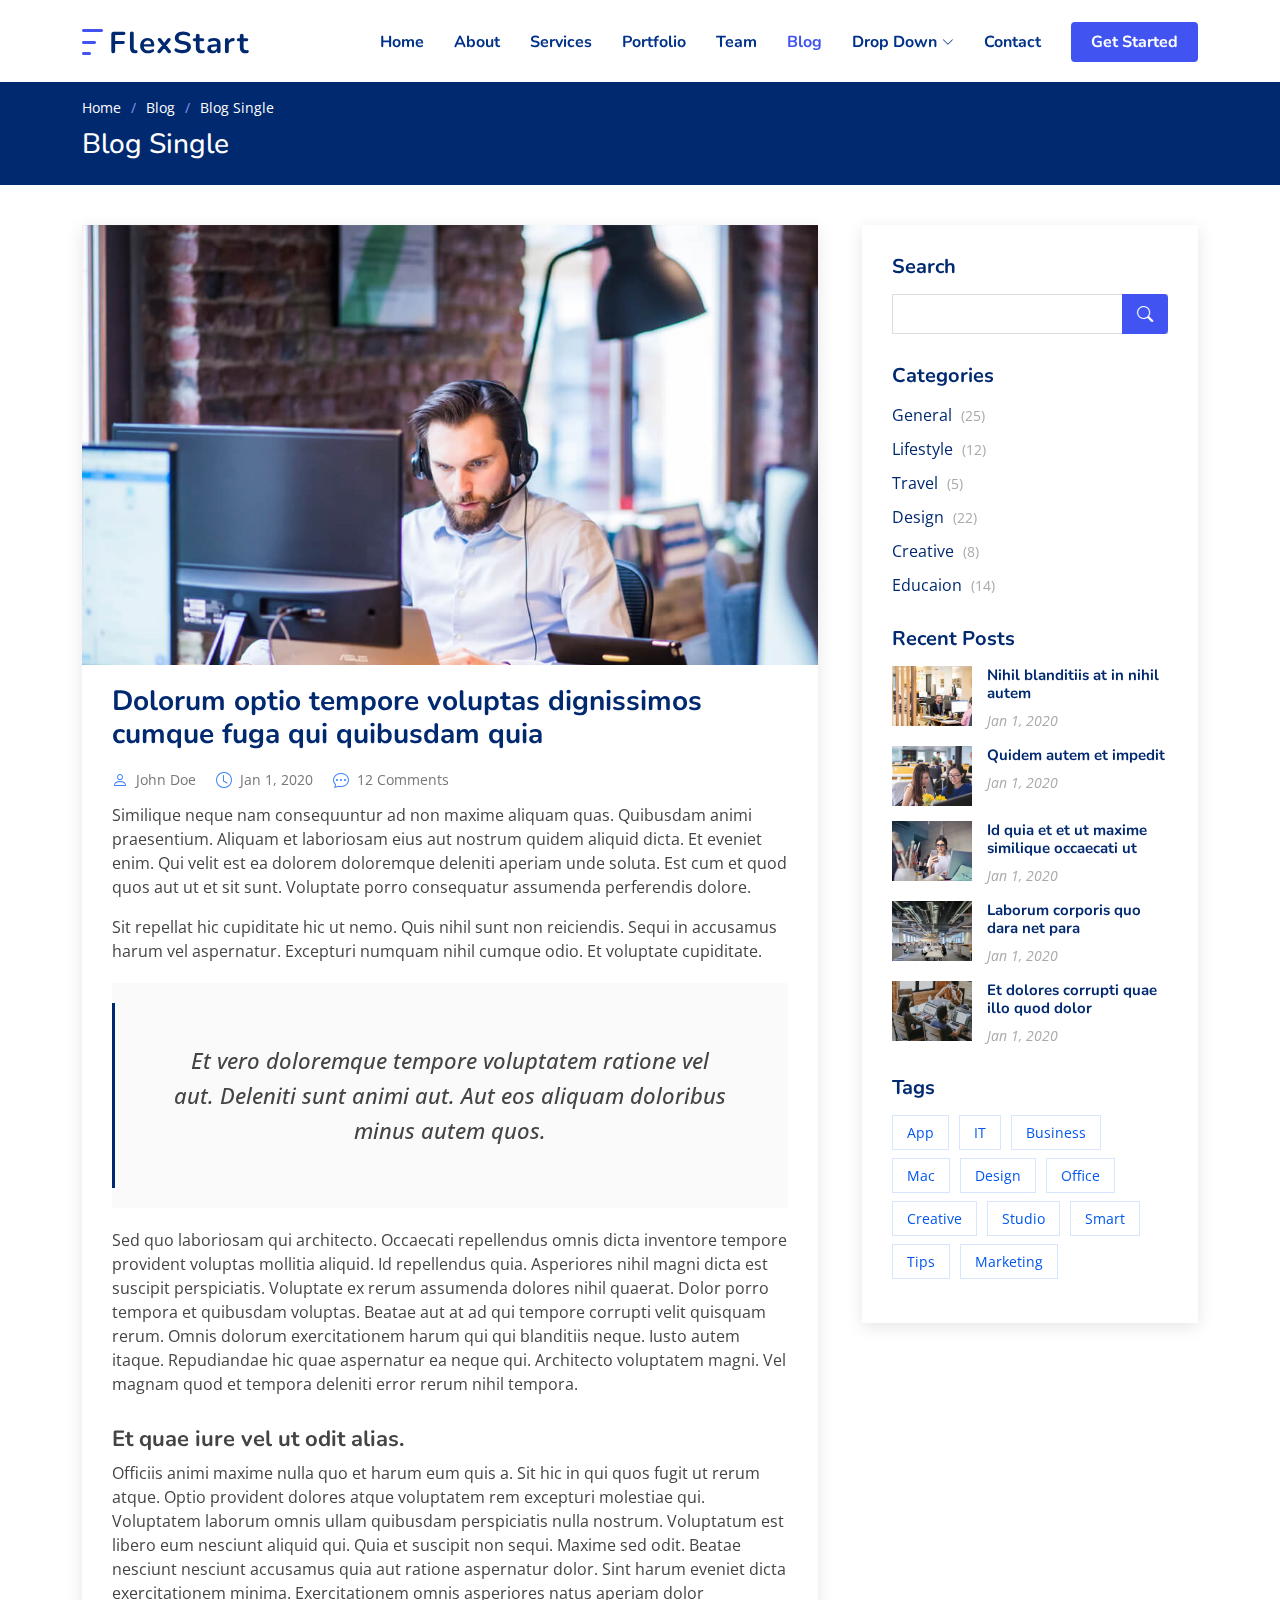
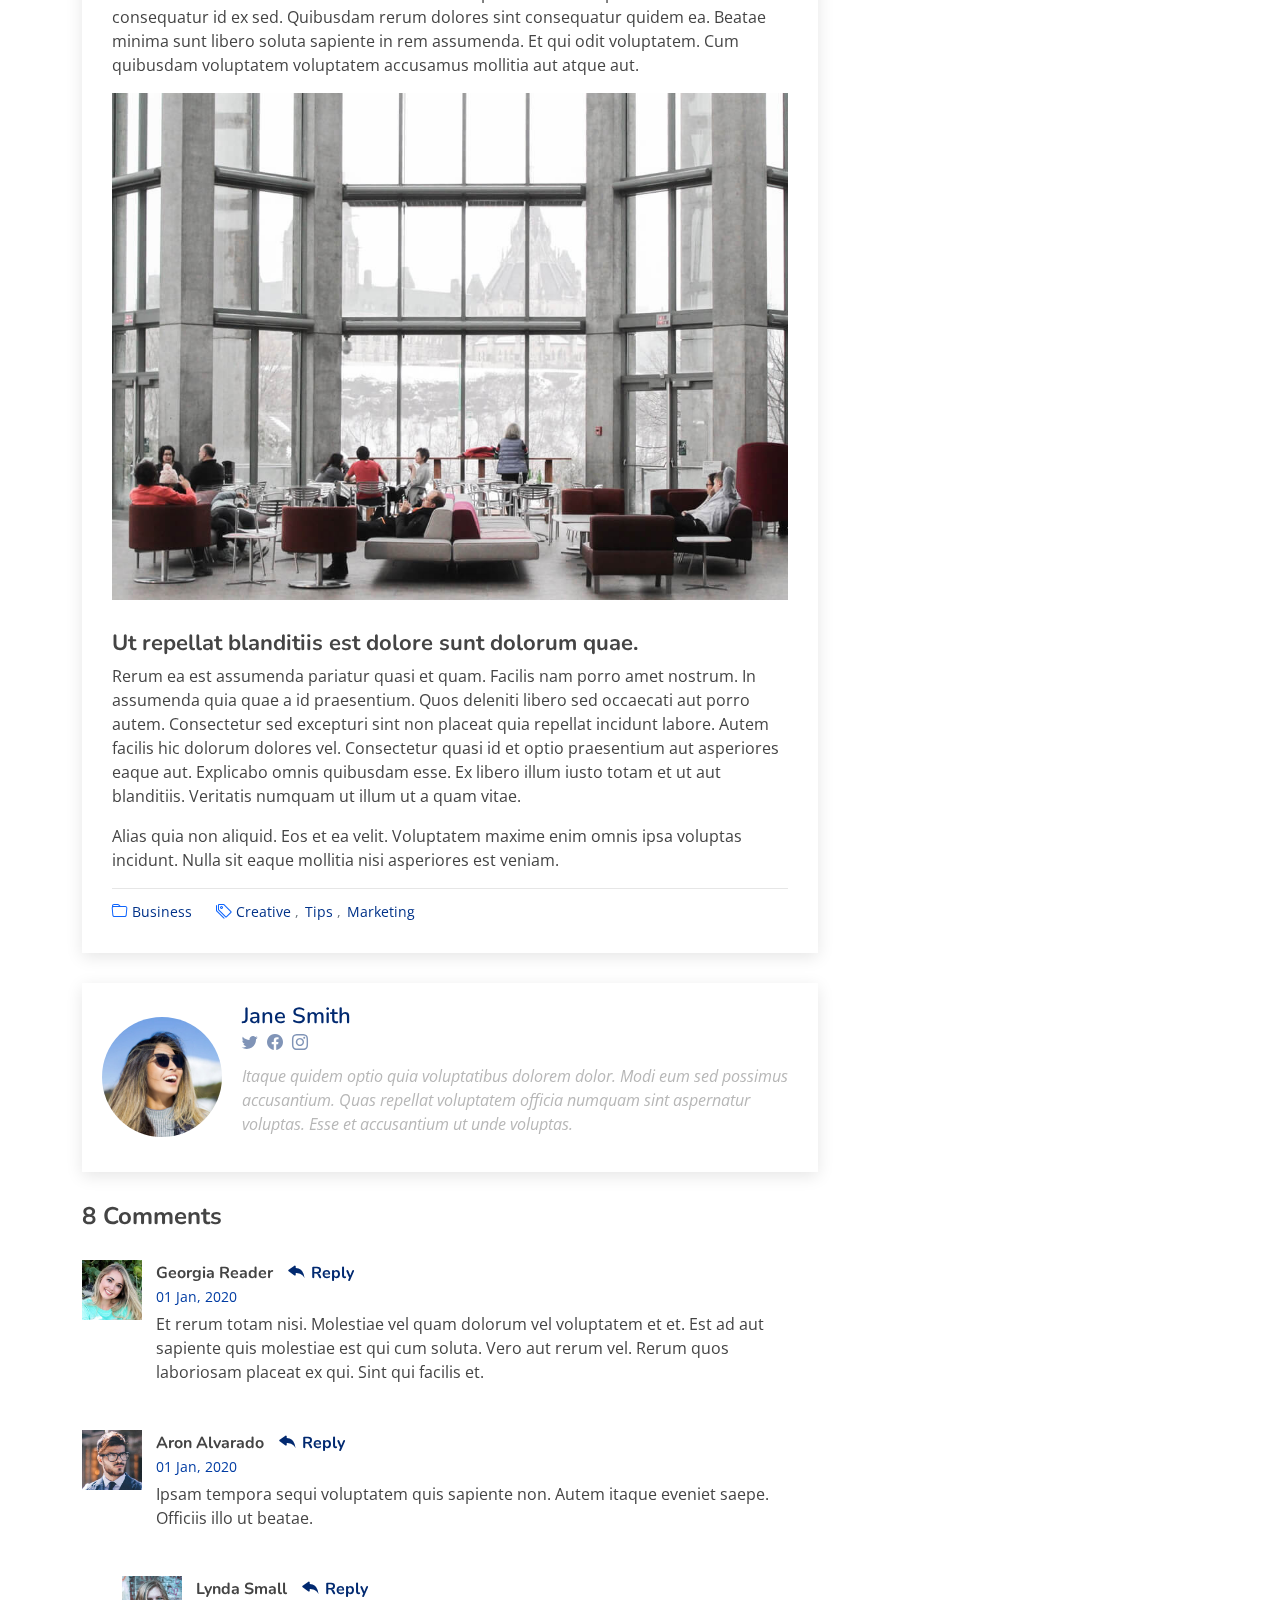
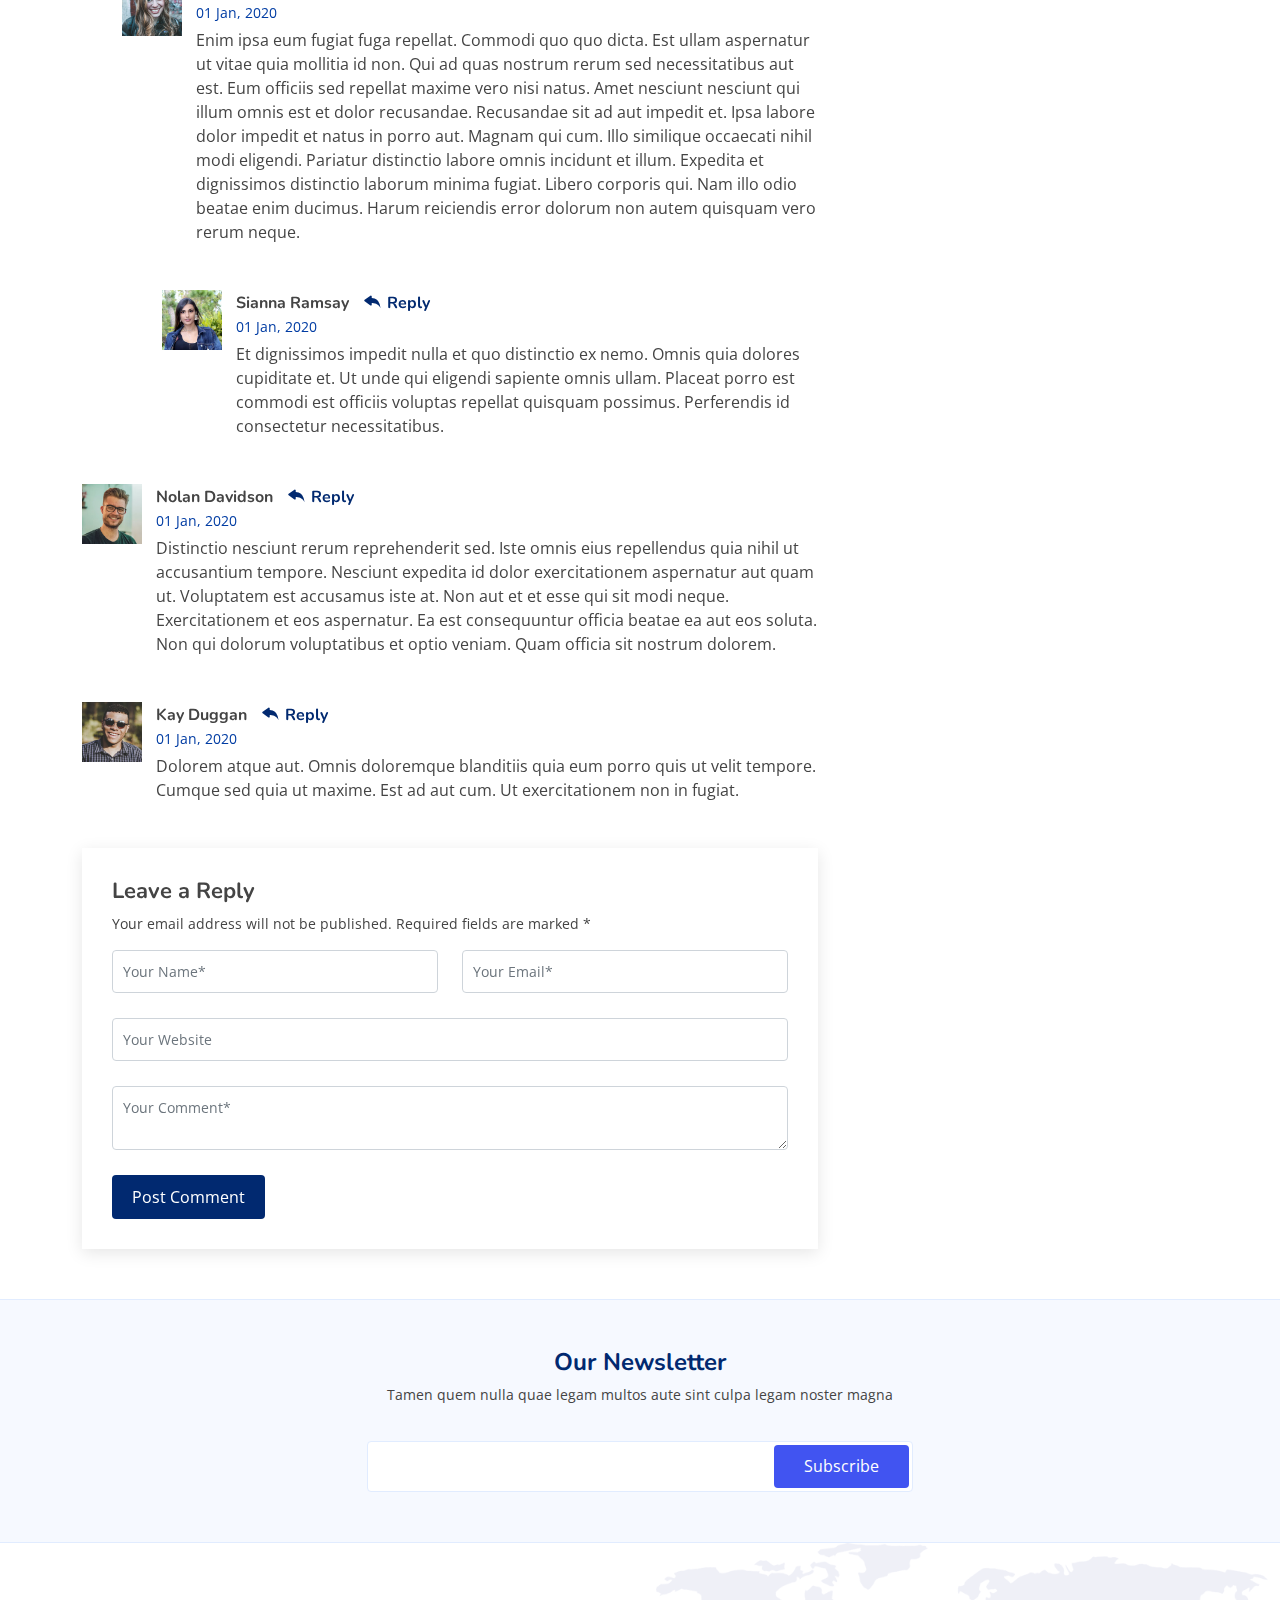
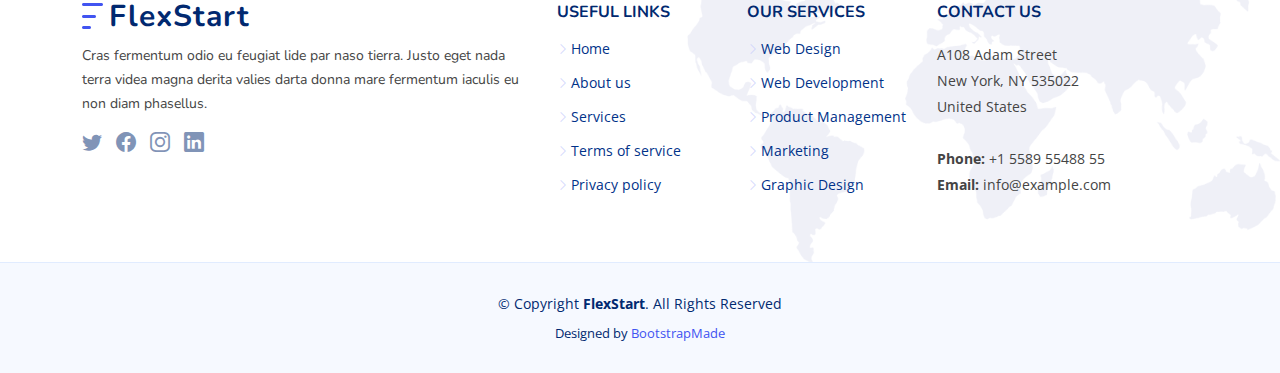
<file: FlexStart/blog-single.html>
<!DOCTYPE html>
<html lang="en">

<head>
  <meta charset="utf-8">
  <meta content="width=device-width, initial-scale=1.0" name="viewport">

  <title>Blog Single - FlexStart Bootstrap Template</title>
  <meta content="" name="description">
  <meta content="" name="keywords">

  <!-- Favicons -->
  <link href="assets/img/favicon.png" rel="icon">
  <link href="assets/img/apple-touch-icon.png" rel="apple-touch-icon">

  <!-- Google Fonts -->
  <link href="https://fonts.googleapis.com/css?family=Open+Sans:300,300i,400,400i,600,600i,700,700i|Nunito:300,300i,400,400i,600,600i,700,700i|Poppins:300,300i,400,400i,500,500i,600,600i,700,700i" rel="stylesheet">

  <!-- Vendor CSS Files -->
  <link href="assets/vendor/aos/aos.css" rel="stylesheet">
  <link href="assets/vendor/bootstrap/css/bootstrap.min.css" rel="stylesheet">
  <link href="assets/vendor/bootstrap-icons/bootstrap-icons.css" rel="stylesheet">
  <link href="assets/vendor/glightbox/css/glightbox.min.css" rel="stylesheet">
  <link href="assets/vendor/remixicon/remixicon.css" rel="stylesheet">
  <link href="assets/vendor/swiper/swiper-bundle.min.css" rel="stylesheet">

  <!-- Template Main CSS File -->
  <link href="assets/css/style.css" rel="stylesheet">

  <!-- =======================================================
  * Template Name: FlexStart - v1.9.0
  * Template URL: https://bootstrapmade.com/flexstart-bootstrap-startup-template/
  * Author: BootstrapMade.com
  * License: https://bootstrapmade.com/license/
  ======================================================== -->
</head>

<body>

  <!-- ======= Header ======= -->
  <header id="header" class="header fixed-top">
    <div class="container-fluid container-xl d-flex align-items-center justify-content-between">

      <a href="index.html" class="logo d-flex align-items-center">
        <img src="assets/img/logo.png" alt="">
        <span>FlexStart</span>
      </a>

      <nav id="navbar" class="navbar">
        <ul>
          <li><a class="nav-link scrollto " href="#hero">Home</a></li>
          <li><a class="nav-link scrollto" href="#about">About</a></li>
          <li><a class="nav-link scrollto" href="#services">Services</a></li>
          <li><a class="nav-link scrollto" href="#portfolio">Portfolio</a></li>
          <li><a class="nav-link scrollto" href="#team">Team</a></li>
          <li><a class="active" href="blog.html">Blog</a></li>
          <li class="dropdown"><a href="#"><span>Drop Down</span> <i class="bi bi-chevron-down"></i></a>
            <ul>
              <li><a href="#">Drop Down 1</a></li>
              <li class="dropdown"><a href="#"><span>Deep Drop Down</span> <i class="bi bi-chevron-right"></i></a>
                <ul>
                  <li><a href="#">Deep Drop Down 1</a></li>
                  <li><a href="#">Deep Drop Down 2</a></li>
                  <li><a href="#">Deep Drop Down 3</a></li>
                  <li><a href="#">Deep Drop Down 4</a></li>
                  <li><a href="#">Deep Drop Down 5</a></li>
                </ul>
              </li>
              <li><a href="#">Drop Down 2</a></li>
              <li><a href="#">Drop Down 3</a></li>
              <li><a href="#">Drop Down 4</a></li>
            </ul>
          </li>
          <li><a class="nav-link scrollto" href="#contact">Contact</a></li>
          <li><a class="getstarted scrollto" href="#about">Get Started</a></li>
        </ul>
        <i class="bi bi-list mobile-nav-toggle"></i>
      </nav><!-- .navbar -->

    </div>
  </header><!-- End Header -->

  <main id="main">

    <!-- ======= Breadcrumbs ======= -->
    <section class="breadcrumbs">
      <div class="container">

        <ol>
          <li><a href="index.html">Home</a></li>
          <li><a href="blog.html">Blog</a></li>
          <li>Blog Single</li>
        </ol>
        <h2>Blog Single</h2>

      </div>
    </section><!-- End Breadcrumbs -->

    <!-- ======= Blog Single Section ======= -->
    <section id="blog" class="blog">
      <div class="container" data-aos="fade-up">

        <div class="row">

          <div class="col-lg-8 entries">

            <article class="entry entry-single">

              <div class="entry-img">
                <img src="assets/img/blog/blog-1.jpg" alt="" class="img-fluid">
              </div>

              <h2 class="entry-title">
                <a href="blog-single.html">Dolorum optio tempore voluptas dignissimos cumque fuga qui quibusdam quia</a>
              </h2>

              <div class="entry-meta">
                <ul>
                  <li class="d-flex align-items-center"><i class="bi bi-person"></i> <a href="blog-single.html">John Doe</a></li>
                  <li class="d-flex align-items-center"><i class="bi bi-clock"></i> <a href="blog-single.html"><time datetime="2020-01-01">Jan 1, 2020</time></a></li>
                  <li class="d-flex align-items-center"><i class="bi bi-chat-dots"></i> <a href="blog-single.html">12 Comments</a></li>
                </ul>
              </div>

              <div class="entry-content">
                <p>
                  Similique neque nam consequuntur ad non maxime aliquam quas. Quibusdam animi praesentium. Aliquam et laboriosam eius aut nostrum quidem aliquid dicta.
                  Et eveniet enim. Qui velit est ea dolorem doloremque deleniti aperiam unde soluta. Est cum et quod quos aut ut et sit sunt. Voluptate porro consequatur assumenda perferendis dolore.
                </p>

                <p>
                  Sit repellat hic cupiditate hic ut nemo. Quis nihil sunt non reiciendis. Sequi in accusamus harum vel aspernatur. Excepturi numquam nihil cumque odio. Et voluptate cupiditate.
                </p>

                <blockquote>
                  <p>
                    Et vero doloremque tempore voluptatem ratione vel aut. Deleniti sunt animi aut. Aut eos aliquam doloribus minus autem quos.
                  </p>
                </blockquote>

                <p>
                  Sed quo laboriosam qui architecto. Occaecati repellendus omnis dicta inventore tempore provident voluptas mollitia aliquid. Id repellendus quia. Asperiores nihil magni dicta est suscipit perspiciatis. Voluptate ex rerum assumenda dolores nihil quaerat.
                  Dolor porro tempora et quibusdam voluptas. Beatae aut at ad qui tempore corrupti velit quisquam rerum. Omnis dolorum exercitationem harum qui qui blanditiis neque.
                  Iusto autem itaque. Repudiandae hic quae aspernatur ea neque qui. Architecto voluptatem magni. Vel magnam quod et tempora deleniti error rerum nihil tempora.
                </p>

                <h3>Et quae iure vel ut odit alias.</h3>
                <p>
                  Officiis animi maxime nulla quo et harum eum quis a. Sit hic in qui quos fugit ut rerum atque. Optio provident dolores atque voluptatem rem excepturi molestiae qui. Voluptatem laborum omnis ullam quibusdam perspiciatis nulla nostrum. Voluptatum est libero eum nesciunt aliquid qui.
                  Quia et suscipit non sequi. Maxime sed odit. Beatae nesciunt nesciunt accusamus quia aut ratione aspernatur dolor. Sint harum eveniet dicta exercitationem minima. Exercitationem omnis asperiores natus aperiam dolor consequatur id ex sed. Quibusdam rerum dolores sint consequatur quidem ea.
                  Beatae minima sunt libero soluta sapiente in rem assumenda. Et qui odit voluptatem. Cum quibusdam voluptatem voluptatem accusamus mollitia aut atque aut.
                </p>
                <img src="assets/img/blog/blog-inside-post.jpg" class="img-fluid" alt="">

                <h3>Ut repellat blanditiis est dolore sunt dolorum quae.</h3>
                <p>
                  Rerum ea est assumenda pariatur quasi et quam. Facilis nam porro amet nostrum. In assumenda quia quae a id praesentium. Quos deleniti libero sed occaecati aut porro autem. Consectetur sed excepturi sint non placeat quia repellat incidunt labore. Autem facilis hic dolorum dolores vel.
                  Consectetur quasi id et optio praesentium aut asperiores eaque aut. Explicabo omnis quibusdam esse. Ex libero illum iusto totam et ut aut blanditiis. Veritatis numquam ut illum ut a quam vitae.
                </p>
                <p>
                  Alias quia non aliquid. Eos et ea velit. Voluptatem maxime enim omnis ipsa voluptas incidunt. Nulla sit eaque mollitia nisi asperiores est veniam.
                </p>

              </div>

              <div class="entry-footer">
                <i class="bi bi-folder"></i>
                <ul class="cats">
                  <li><a href="#">Business</a></li>
                </ul>

                <i class="bi bi-tags"></i>
                <ul class="tags">
                  <li><a href="#">Creative</a></li>
                  <li><a href="#">Tips</a></li>
                  <li><a href="#">Marketing</a></li>
                </ul>
              </div>

            </article><!-- End blog entry -->

            <div class="blog-author d-flex align-items-center">
              <img src="assets/img/blog/blog-author.jpg" class="rounded-circle float-left" alt="">
              <div>
                <h4>Jane Smith</h4>
                <div class="social-links">
                  <a href="https://twitters.com/#"><i class="bi bi-twitter"></i></a>
                  <a href="https://facebook.com/#"><i class="bi bi-facebook"></i></a>
                  <a href="https://instagram.com/#"><i class="biu bi-instagram"></i></a>
                </div>
                <p>
                  Itaque quidem optio quia voluptatibus dolorem dolor. Modi eum sed possimus accusantium. Quas repellat voluptatem officia numquam sint aspernatur voluptas. Esse et accusantium ut unde voluptas.
                </p>
              </div>
            </div><!-- End blog author bio -->

            <div class="blog-comments">

              <h4 class="comments-count">8 Comments</h4>

              <div id="comment-1" class="comment">
                <div class="d-flex">
                  <div class="comment-img"><img src="assets/img/blog/comments-1.jpg" alt=""></div>
                  <div>
                    <h5><a href="">Georgia Reader</a> <a href="#" class="reply"><i class="bi bi-reply-fill"></i> Reply</a></h5>
                    <time datetime="2020-01-01">01 Jan, 2020</time>
                    <p>
                      Et rerum totam nisi. Molestiae vel quam dolorum vel voluptatem et et. Est ad aut sapiente quis molestiae est qui cum soluta.
                      Vero aut rerum vel. Rerum quos laboriosam placeat ex qui. Sint qui facilis et.
                    </p>
                  </div>
                </div>
              </div><!-- End comment #1 -->

              <div id="comment-2" class="comment">
                <div class="d-flex">
                  <div class="comment-img"><img src="assets/img/blog/comments-2.jpg" alt=""></div>
                  <div>
                    <h5><a href="">Aron Alvarado</a> <a href="#" class="reply"><i class="bi bi-reply-fill"></i> Reply</a></h5>
                    <time datetime="2020-01-01">01 Jan, 2020</time>
                    <p>
                      Ipsam tempora sequi voluptatem quis sapiente non. Autem itaque eveniet saepe. Officiis illo ut beatae.
                    </p>
                  </div>
                </div>

                <div id="comment-reply-1" class="comment comment-reply">
                  <div class="d-flex">
                    <div class="comment-img"><img src="assets/img/blog/comments-3.jpg" alt=""></div>
                    <div>
                      <h5><a href="">Lynda Small</a> <a href="#" class="reply"><i class="bi bi-reply-fill"></i> Reply</a></h5>
                      <time datetime="2020-01-01">01 Jan, 2020</time>
                      <p>
                        Enim ipsa eum fugiat fuga repellat. Commodi quo quo dicta. Est ullam aspernatur ut vitae quia mollitia id non. Qui ad quas nostrum rerum sed necessitatibus aut est. Eum officiis sed repellat maxime vero nisi natus. Amet nesciunt nesciunt qui illum omnis est et dolor recusandae.

                        Recusandae sit ad aut impedit et. Ipsa labore dolor impedit et natus in porro aut. Magnam qui cum. Illo similique occaecati nihil modi eligendi. Pariatur distinctio labore omnis incidunt et illum. Expedita et dignissimos distinctio laborum minima fugiat.

                        Libero corporis qui. Nam illo odio beatae enim ducimus. Harum reiciendis error dolorum non autem quisquam vero rerum neque.
                      </p>
                    </div>
                  </div>

                  <div id="comment-reply-2" class="comment comment-reply">
                    <div class="d-flex">
                      <div class="comment-img"><img src="assets/img/blog/comments-4.jpg" alt=""></div>
                      <div>
                        <h5><a href="">Sianna Ramsay</a> <a href="#" class="reply"><i class="bi bi-reply-fill"></i> Reply</a></h5>
                        <time datetime="2020-01-01">01 Jan, 2020</time>
                        <p>
                          Et dignissimos impedit nulla et quo distinctio ex nemo. Omnis quia dolores cupiditate et. Ut unde qui eligendi sapiente omnis ullam. Placeat porro est commodi est officiis voluptas repellat quisquam possimus. Perferendis id consectetur necessitatibus.
                        </p>
                      </div>
                    </div>

                  </div><!-- End comment reply #2-->

                </div><!-- End comment reply #1-->

              </div><!-- End comment #2-->

              <div id="comment-3" class="comment">
                <div class="d-flex">
                  <div class="comment-img"><img src="assets/img/blog/comments-5.jpg" alt=""></div>
                  <div>
                    <h5><a href="">Nolan Davidson</a> <a href="#" class="reply"><i class="bi bi-reply-fill"></i> Reply</a></h5>
                    <time datetime="2020-01-01">01 Jan, 2020</time>
                    <p>
                      Distinctio nesciunt rerum reprehenderit sed. Iste omnis eius repellendus quia nihil ut accusantium tempore. Nesciunt expedita id dolor exercitationem aspernatur aut quam ut. Voluptatem est accusamus iste at.
                      Non aut et et esse qui sit modi neque. Exercitationem et eos aspernatur. Ea est consequuntur officia beatae ea aut eos soluta. Non qui dolorum voluptatibus et optio veniam. Quam officia sit nostrum dolorem.
                    </p>
                  </div>
                </div>

              </div><!-- End comment #3 -->

              <div id="comment-4" class="comment">
                <div class="d-flex">
                  <div class="comment-img"><img src="assets/img/blog/comments-6.jpg" alt=""></div>
                  <div>
                    <h5><a href="">Kay Duggan</a> <a href="#" class="reply"><i class="bi bi-reply-fill"></i> Reply</a></h5>
                    <time datetime="2020-01-01">01 Jan, 2020</time>
                    <p>
                      Dolorem atque aut. Omnis doloremque blanditiis quia eum porro quis ut velit tempore. Cumque sed quia ut maxime. Est ad aut cum. Ut exercitationem non in fugiat.
                    </p>
                  </div>
                </div>

              </div><!-- End comment #4 -->

              <div class="reply-form">
                <h4>Leave a Reply</h4>
                <p>Your email address will not be published. Required fields are marked * </p>
                <form action="">
                  <div class="row">
                    <div class="col-md-6 form-group">
                      <input name="name" type="text" class="form-control" placeholder="Your Name*">
                    </div>
                    <div class="col-md-6 form-group">
                      <input name="email" type="text" class="form-control" placeholder="Your Email*">
                    </div>
                  </div>
                  <div class="row">
                    <div class="col form-group">
                      <input name="website" type="text" class="form-control" placeholder="Your Website">
                    </div>
                  </div>
                  <div class="row">
                    <div class="col form-group">
                      <textarea name="comment" class="form-control" placeholder="Your Comment*"></textarea>
                    </div>
                  </div>
                  <button type="submit" class="btn btn-primary">Post Comment</button>

                </form>

              </div>

            </div><!-- End blog comments -->

          </div><!-- End blog entries list -->

          <div class="col-lg-4">

            <div class="sidebar">

              <h3 class="sidebar-title">Search</h3>
              <div class="sidebar-item search-form">
                <form action="">
                  <input type="text">
                  <button type="submit"><i class="bi bi-search"></i></button>
                </form>
              </div><!-- End sidebar search formn-->

              <h3 class="sidebar-title">Categories</h3>
              <div class="sidebar-item categories">
                <ul>
                  <li><a href="#">General <span>(25)</span></a></li>
                  <li><a href="#">Lifestyle <span>(12)</span></a></li>
                  <li><a href="#">Travel <span>(5)</span></a></li>
                  <li><a href="#">Design <span>(22)</span></a></li>
                  <li><a href="#">Creative <span>(8)</span></a></li>
                  <li><a href="#">Educaion <span>(14)</span></a></li>
                </ul>
              </div><!-- End sidebar categories-->

              <h3 class="sidebar-title">Recent Posts</h3>
              <div class="sidebar-item recent-posts">
                <div class="post-item clearfix">
                  <img src="assets/img/blog/blog-recent-1.jpg" alt="">
                  <h4><a href="blog-single.html">Nihil blanditiis at in nihil autem</a></h4>
                  <time datetime="2020-01-01">Jan 1, 2020</time>
                </div>

                <div class="post-item clearfix">
                  <img src="assets/img/blog/blog-recent-2.jpg" alt="">
                  <h4><a href="blog-single.html">Quidem autem et impedit</a></h4>
                  <time datetime="2020-01-01">Jan 1, 2020</time>
                </div>

                <div class="post-item clearfix">
                  <img src="assets/img/blog/blog-recent-3.jpg" alt="">
                  <h4><a href="blog-single.html">Id quia et et ut maxime similique occaecati ut</a></h4>
                  <time datetime="2020-01-01">Jan 1, 2020</time>
                </div>

                <div class="post-item clearfix">
                  <img src="assets/img/blog/blog-recent-4.jpg" alt="">
                  <h4><a href="blog-single.html">Laborum corporis quo dara net para</a></h4>
                  <time datetime="2020-01-01">Jan 1, 2020</time>
                </div>

                <div class="post-item clearfix">
                  <img src="assets/img/blog/blog-recent-5.jpg" alt="">
                  <h4><a href="blog-single.html">Et dolores corrupti quae illo quod dolor</a></h4>
                  <time datetime="2020-01-01">Jan 1, 2020</time>
                </div>

              </div><!-- End sidebar recent posts-->

              <h3 class="sidebar-title">Tags</h3>
              <div class="sidebar-item tags">
                <ul>
                  <li><a href="#">App</a></li>
                  <li><a href="#">IT</a></li>
                  <li><a href="#">Business</a></li>
                  <li><a href="#">Mac</a></li>
                  <li><a href="#">Design</a></li>
                  <li><a href="#">Office</a></li>
                  <li><a href="#">Creative</a></li>
                  <li><a href="#">Studio</a></li>
                  <li><a href="#">Smart</a></li>
                  <li><a href="#">Tips</a></li>
                  <li><a href="#">Marketing</a></li>
                </ul>
              </div><!-- End sidebar tags-->

            </div><!-- End sidebar -->

          </div><!-- End blog sidebar -->

        </div>

      </div>
    </section><!-- End Blog Single Section -->

  </main><!-- End #main -->

  <!-- ======= Footer ======= -->
  <footer id="footer" class="footer">

    <div class="footer-newsletter">
      <div class="container">
        <div class="row justify-content-center">
          <div class="col-lg-12 text-center">
            <h4>Our Newsletter</h4>
            <p>Tamen quem nulla quae legam multos aute sint culpa legam noster magna</p>
          </div>
          <div class="col-lg-6">
            <form action="" method="post">
              <input type="email" name="email"><input type="submit" value="Subscribe">
            </form>
          </div>
        </div>
      </div>
    </div>

    <div class="footer-top">
      <div class="container">
        <div class="row gy-4">
          <div class="col-lg-5 col-md-12 footer-info">
            <a href="index.html" class="logo d-flex align-items-center">
              <img src="assets/img/logo.png" alt="">
              <span>FlexStart</span>
            </a>
            <p>Cras fermentum odio eu feugiat lide par naso tierra. Justo eget nada terra videa magna derita valies darta donna mare fermentum iaculis eu non diam phasellus.</p>
            <div class="social-links mt-3">
              <a href="#" class="twitter"><i class="bi bi-twitter"></i></a>
              <a href="#" class="facebook"><i class="bi bi-facebook"></i></a>
              <a href="#" class="instagram"><i class="bi bi-instagram"></i></a>
              <a href="#" class="linkedin"><i class="bi bi-linkedin"></i></a>
            </div>
          </div>

          <div class="col-lg-2 col-6 footer-links">
            <h4>Useful Links</h4>
            <ul>
              <li><i class="bi bi-chevron-right"></i> <a href="#">Home</a></li>
              <li><i class="bi bi-chevron-right"></i> <a href="#">About us</a></li>
              <li><i class="bi bi-chevron-right"></i> <a href="#">Services</a></li>
              <li><i class="bi bi-chevron-right"></i> <a href="#">Terms of service</a></li>
              <li><i class="bi bi-chevron-right"></i> <a href="#">Privacy policy</a></li>
            </ul>
          </div>

          <div class="col-lg-2 col-6 footer-links">
            <h4>Our Services</h4>
            <ul>
              <li><i class="bi bi-chevron-right"></i> <a href="#">Web Design</a></li>
              <li><i class="bi bi-chevron-right"></i> <a href="#">Web Development</a></li>
              <li><i class="bi bi-chevron-right"></i> <a href="#">Product Management</a></li>
              <li><i class="bi bi-chevron-right"></i> <a href="#">Marketing</a></li>
              <li><i class="bi bi-chevron-right"></i> <a href="#">Graphic Design</a></li>
            </ul>
          </div>

          <div class="col-lg-3 col-md-12 footer-contact text-center text-md-start">
            <h4>Contact Us</h4>
            <p>
              A108 Adam Street <br>
              New York, NY 535022<br>
              United States <br><br>
              <strong>Phone:</strong> +1 5589 55488 55<br>
              <strong>Email:</strong> info@example.com<br>
            </p>

          </div>

        </div>
      </div>
    </div>

    <div class="container">
      <div class="copyright">
        &copy; Copyright <strong><span>FlexStart</span></strong>. All Rights Reserved
      </div>
      <div class="credits">
        <!-- All the links in the footer should remain intact. -->
        <!-- You can delete the links only if you purchased the pro version. -->
        <!-- Licensing information: https://bootstrapmade.com/license/ -->
        <!-- Purchase the pro version with working PHP/AJAX contact form: https://bootstrapmade.com/flexstart-bootstrap-startup-template/ -->
        Designed by <a href="https://bootstrapmade.com/">BootstrapMade</a>
      </div>
    </div>
  </footer><!-- End Footer -->

  <a href="#" class="back-to-top d-flex align-items-center justify-content-center"><i class="bi bi-arrow-up-short"></i></a>

  <!-- Vendor JS Files -->
  <script src="assets/vendor/purecounter/purecounter.js"></script>
  <script src="assets/vendor/aos/aos.js"></script>
  <script src="assets/vendor/bootstrap/js/bootstrap.bundle.min.js"></script>
  <script src="assets/vendor/glightbox/js/glightbox.min.js"></script>
  <script src="assets/vendor/isotope-layout/isotope.pkgd.min.js"></script>
  <script src="assets/vendor/swiper/swiper-bundle.min.js"></script>
  <script src="assets/vendor/php-email-form/validate.js"></script>

  <!-- Template Main JS File -->
  <script src="assets/js/main.js"></script>

</body>

</html>
</file>
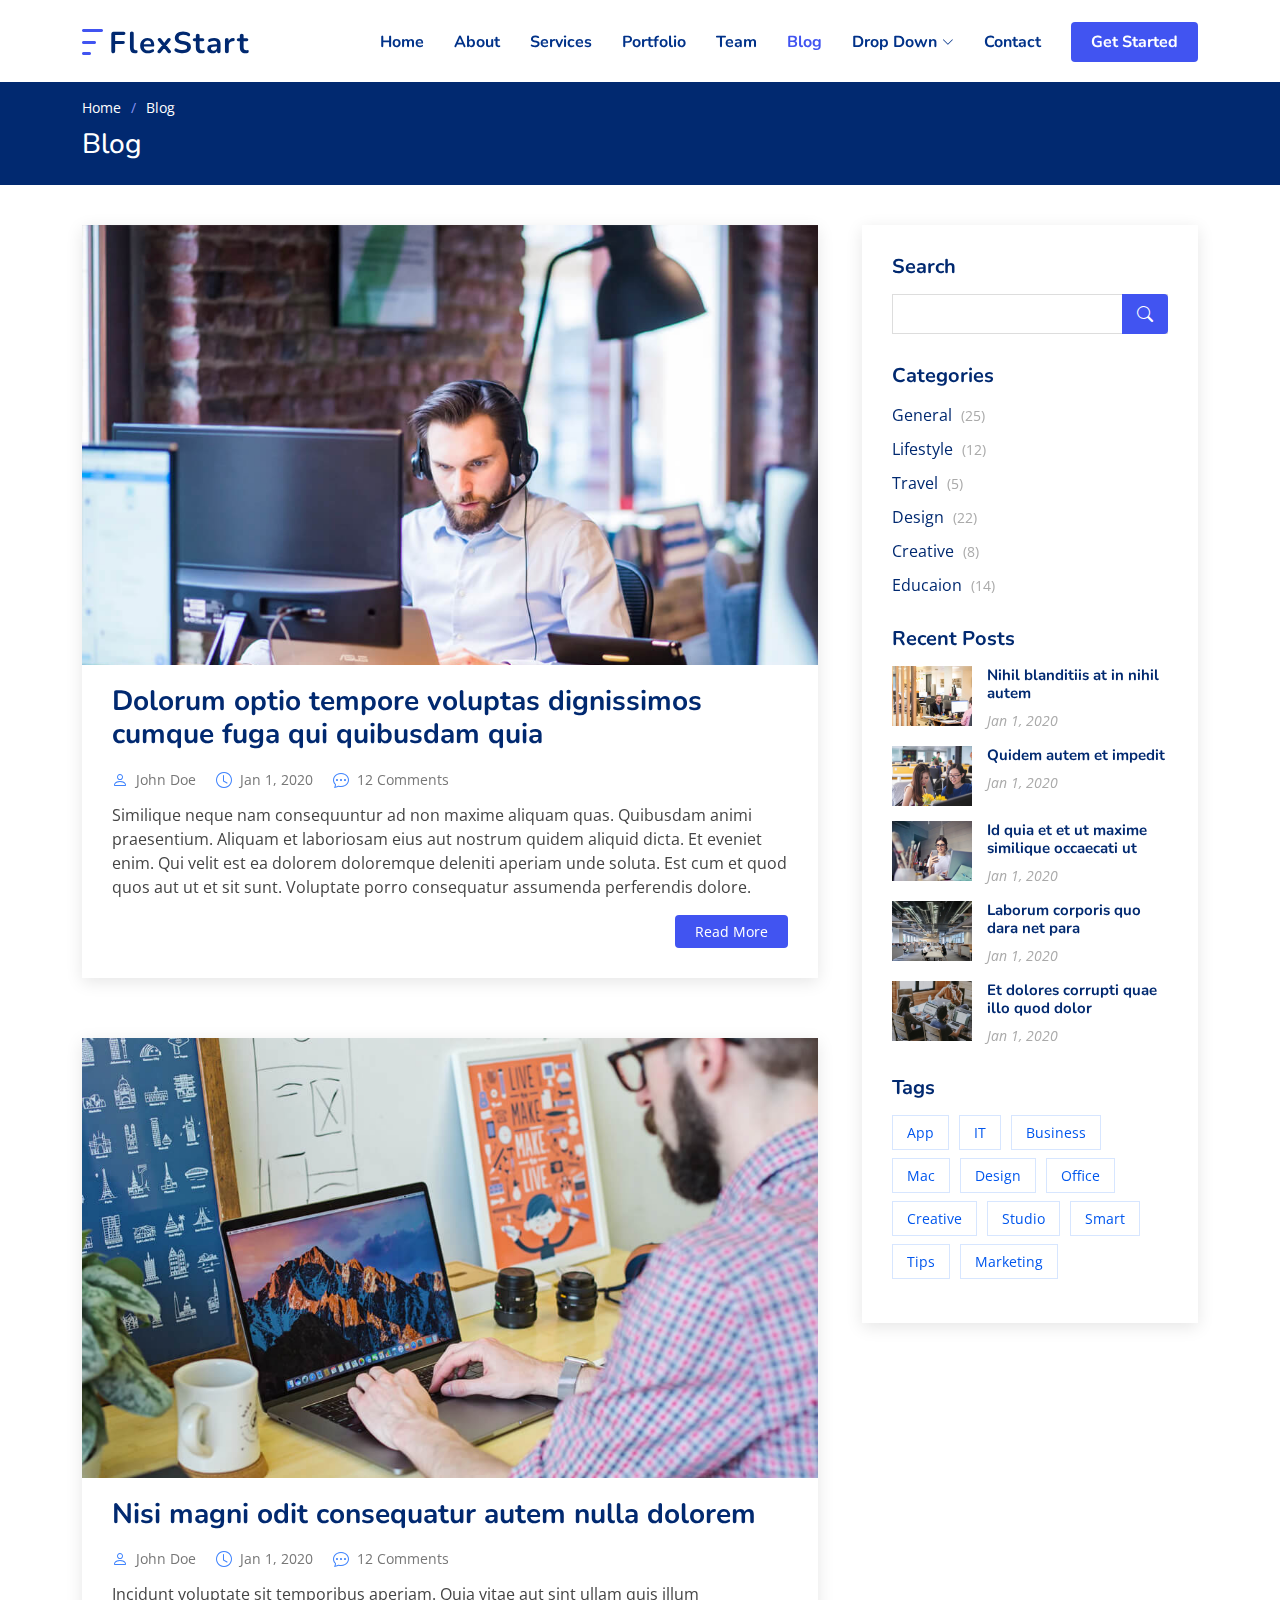
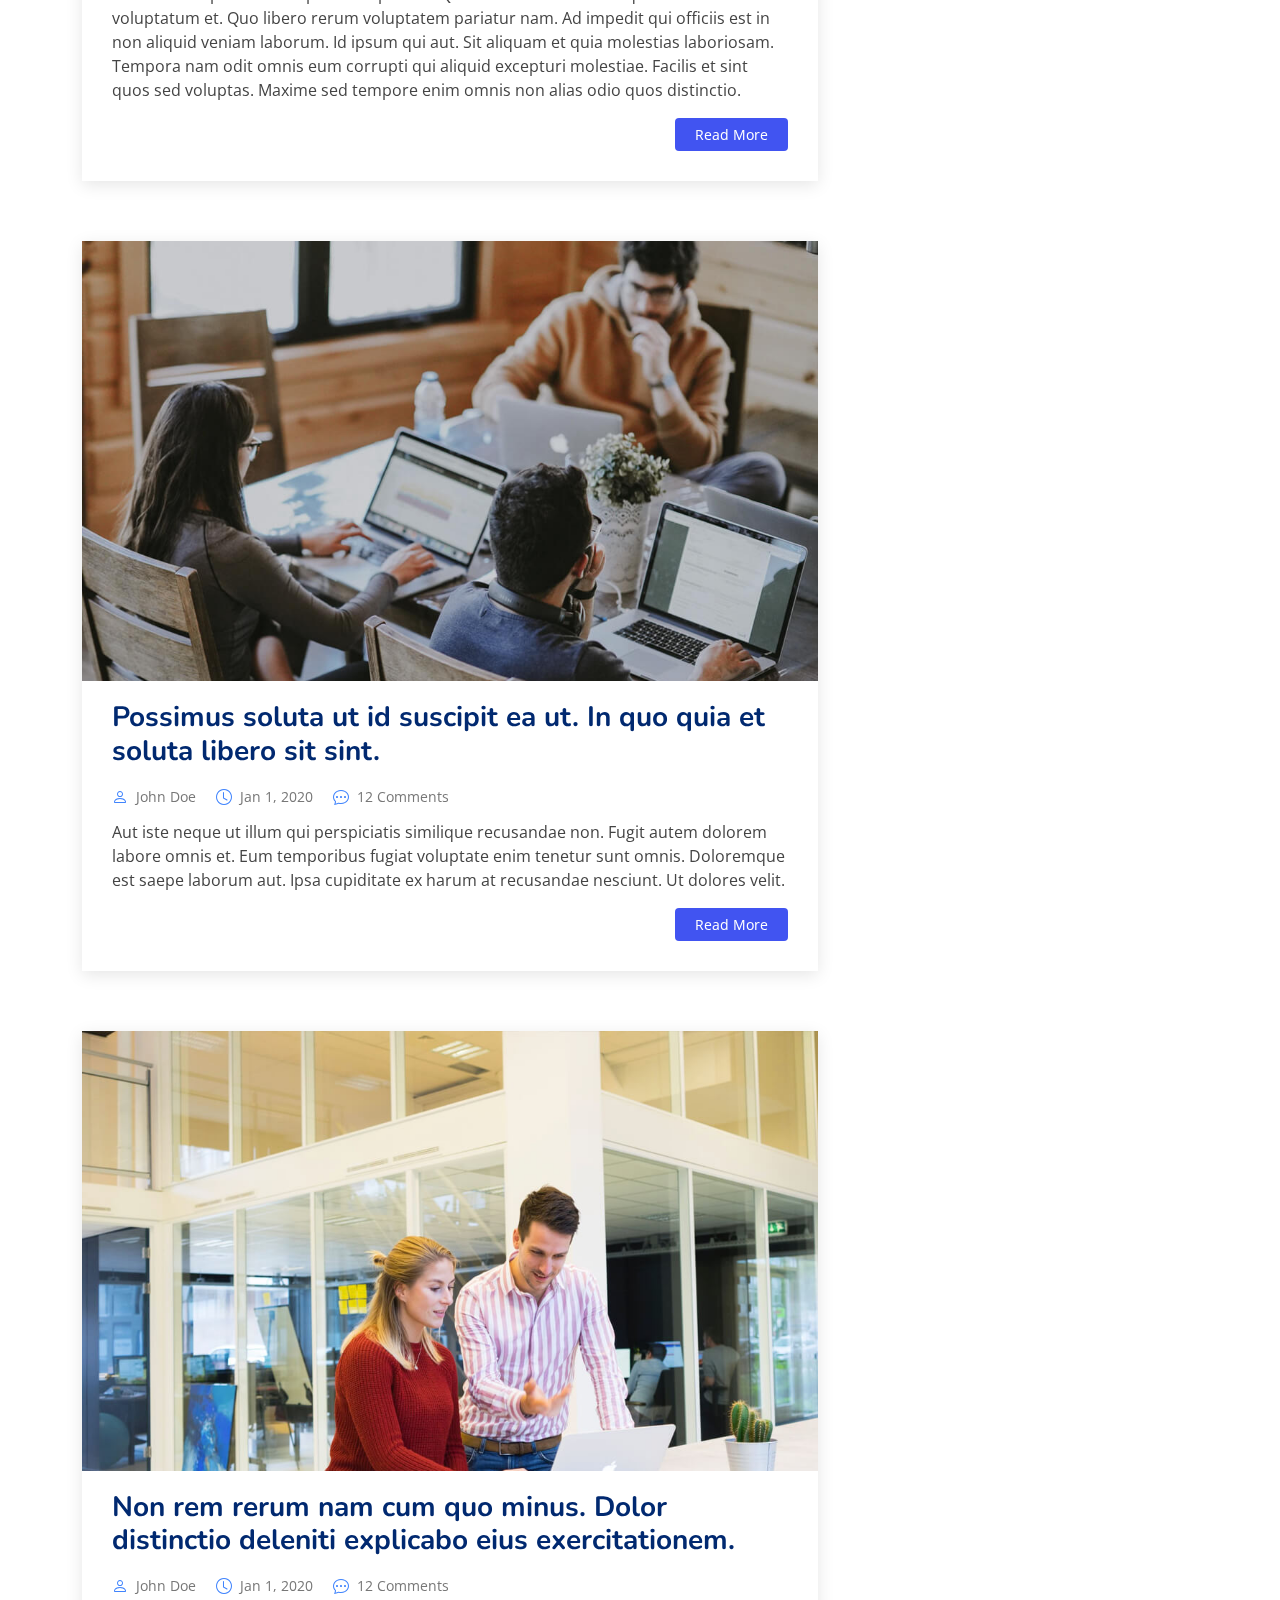
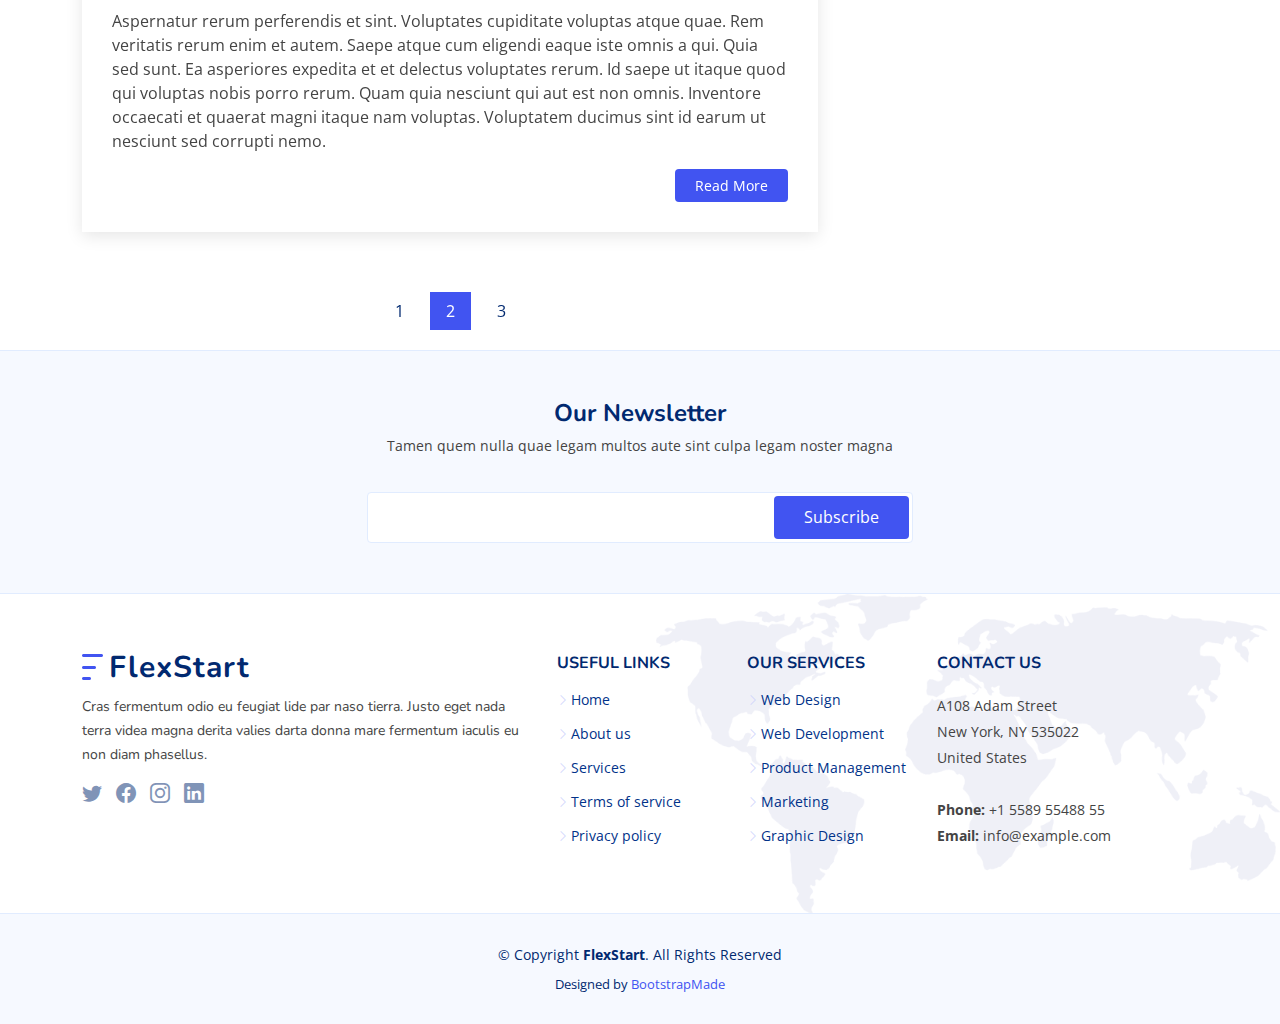
<file: FlexStart/blog.html>
<!DOCTYPE html>
<html lang="en">

<head>
  <meta charset="utf-8">
  <meta content="width=device-width, initial-scale=1.0" name="viewport">

  <title>Blog - FlexStart Bootstrap Template</title>
  <meta content="" name="description">
  <meta content="" name="keywords">

  <!-- Favicons -->
  <link href="assets/img/favicon.png" rel="icon">
  <link href="assets/img/apple-touch-icon.png" rel="apple-touch-icon">

  <!-- Google Fonts -->
  <link href="https://fonts.googleapis.com/css?family=Open+Sans:300,300i,400,400i,600,600i,700,700i|Nunito:300,300i,400,400i,600,600i,700,700i|Poppins:300,300i,400,400i,500,500i,600,600i,700,700i" rel="stylesheet">

  <!-- Vendor CSS Files -->
  <link href="assets/vendor/aos/aos.css" rel="stylesheet">
  <link href="assets/vendor/bootstrap/css/bootstrap.min.css" rel="stylesheet">
  <link href="assets/vendor/bootstrap-icons/bootstrap-icons.css" rel="stylesheet">
  <link href="assets/vendor/glightbox/css/glightbox.min.css" rel="stylesheet">
  <link href="assets/vendor/remixicon/remixicon.css" rel="stylesheet">
  <link href="assets/vendor/swiper/swiper-bundle.min.css" rel="stylesheet">

  <!-- Template Main CSS File -->
  <link href="assets/css/style.css" rel="stylesheet">

  <!-- =======================================================
  * Template Name: FlexStart - v1.9.0
  * Template URL: https://bootstrapmade.com/flexstart-bootstrap-startup-template/
  * Author: BootstrapMade.com
  * License: https://bootstrapmade.com/license/
  ======================================================== -->
</head>

<body>

  <!-- ======= Header ======= -->
  <header id="header" class="header fixed-top">
    <div class="container-fluid container-xl d-flex align-items-center justify-content-between">

      <a href="index.html" class="logo d-flex align-items-center">
        <img src="assets/img/logo.png" alt="">
        <span>FlexStart</span>
      </a>

      <nav id="navbar" class="navbar">
        <ul>
          <li><a class="nav-link scrollto " href="#hero">Home</a></li>
          <li><a class="nav-link scrollto" href="#about">About</a></li>
          <li><a class="nav-link scrollto" href="#services">Services</a></li>
          <li><a class="nav-link scrollto" href="#portfolio">Portfolio</a></li>
          <li><a class="nav-link scrollto" href="#team">Team</a></li>
          <li><a class="active" href="blog.html">Blog</a></li>
          <li class="dropdown"><a href="#"><span>Drop Down</span> <i class="bi bi-chevron-down"></i></a>
            <ul>
              <li><a href="#">Drop Down 1</a></li>
              <li class="dropdown"><a href="#"><span>Deep Drop Down</span> <i class="bi bi-chevron-right"></i></a>
                <ul>
                  <li><a href="#">Deep Drop Down 1</a></li>
                  <li><a href="#">Deep Drop Down 2</a></li>
                  <li><a href="#">Deep Drop Down 3</a></li>
                  <li><a href="#">Deep Drop Down 4</a></li>
                  <li><a href="#">Deep Drop Down 5</a></li>
                </ul>
              </li>
              <li><a href="#">Drop Down 2</a></li>
              <li><a href="#">Drop Down 3</a></li>
              <li><a href="#">Drop Down 4</a></li>
            </ul>
          </li>
          <li><a class="nav-link scrollto" href="#contact">Contact</a></li>
          <li><a class="getstarted scrollto" href="#about">Get Started</a></li>
        </ul>
        <i class="bi bi-list mobile-nav-toggle"></i>
      </nav><!-- .navbar -->

    </div>
  </header><!-- End Header -->

  <main id="main">

    <!-- ======= Breadcrumbs ======= -->
    <section class="breadcrumbs">
      <div class="container">

        <ol>
          <li><a href="index.html">Home</a></li>
          <li>Blog</li>
        </ol>
        <h2>Blog</h2>

      </div>
    </section><!-- End Breadcrumbs -->

    <!-- ======= Blog Section ======= -->
    <section id="blog" class="blog">
      <div class="container" data-aos="fade-up">

        <div class="row">

          <div class="col-lg-8 entries">

            <article class="entry">

              <div class="entry-img">
                <img src="assets/img/blog/blog-1.jpg" alt="" class="img-fluid">
              </div>

              <h2 class="entry-title">
                <a href="blog-single.html">Dolorum optio tempore voluptas dignissimos cumque fuga qui quibusdam quia</a>
              </h2>

              <div class="entry-meta">
                <ul>
                  <li class="d-flex align-items-center"><i class="bi bi-person"></i> <a href="blog-single.html">John Doe</a></li>
                  <li class="d-flex align-items-center"><i class="bi bi-clock"></i> <a href="blog-single.html"><time datetime="2020-01-01">Jan 1, 2020</time></a></li>
                  <li class="d-flex align-items-center"><i class="bi bi-chat-dots"></i> <a href="blog-single.html">12 Comments</a></li>
                </ul>
              </div>

              <div class="entry-content">
                <p>
                  Similique neque nam consequuntur ad non maxime aliquam quas. Quibusdam animi praesentium. Aliquam et laboriosam eius aut nostrum quidem aliquid dicta.
                  Et eveniet enim. Qui velit est ea dolorem doloremque deleniti aperiam unde soluta. Est cum et quod quos aut ut et sit sunt. Voluptate porro consequatur assumenda perferendis dolore.
                </p>
                <div class="read-more">
                  <a href="blog-single.html">Read More</a>
                </div>
              </div>

            </article><!-- End blog entry -->

            <article class="entry">

              <div class="entry-img">
                <img src="assets/img/blog/blog-2.jpg" alt="" class="img-fluid">
              </div>

              <h2 class="entry-title">
                <a href="blog-single.html">Nisi magni odit consequatur autem nulla dolorem</a>
              </h2>

              <div class="entry-meta">
                <ul>
                  <li class="d-flex align-items-center"><i class="bi bi-person"></i> <a href="blog-single.html">John Doe</a></li>
                  <li class="d-flex align-items-center"><i class="bi bi-clock"></i> <a href="blog-single.html"><time datetime="2020-01-01">Jan 1, 2020</time></a></li>
                  <li class="d-flex align-items-center"><i class="bi bi-chat-dots"></i> <a href="blog-single.html">12 Comments</a></li>
                </ul>
              </div>

              <div class="entry-content">
                <p>
                  Incidunt voluptate sit temporibus aperiam. Quia vitae aut sint ullam quis illum voluptatum et. Quo libero rerum voluptatem pariatur nam.
                  Ad impedit qui officiis est in non aliquid veniam laborum. Id ipsum qui aut. Sit aliquam et quia molestias laboriosam. Tempora nam odit omnis eum corrupti qui aliquid excepturi molestiae. Facilis et sint quos sed voluptas. Maxime sed tempore enim omnis non alias odio quos distinctio.
                </p>
                <div class="read-more">
                  <a href="blog-single.html">Read More</a>
                </div>
              </div>

            </article><!-- End blog entry -->

            <article class="entry">

              <div class="entry-img">
                <img src="assets/img/blog/blog-3.jpg" alt="" class="img-fluid">
              </div>

              <h2 class="entry-title">
                <a href="blog-single.html">Possimus soluta ut id suscipit ea ut. In quo quia et soluta libero sit sint.</a>
              </h2>

              <div class="entry-meta">
                <ul>
                  <li class="d-flex align-items-center"><i class="bi bi-person"></i> <a href="blog-single.html">John Doe</a></li>
                  <li class="d-flex align-items-center"><i class="bi bi-clock"></i> <a href="blog-single.html"><time datetime="2020-01-01">Jan 1, 2020</time></a></li>
                  <li class="d-flex align-items-center"><i class="bi bi-chat-dots"></i> <a href="blog-single.html">12 Comments</a></li>
                </ul>
              </div>

              <div class="entry-content">
                <p>
                  Aut iste neque ut illum qui perspiciatis similique recusandae non. Fugit autem dolorem labore omnis et. Eum temporibus fugiat voluptate enim tenetur sunt omnis.
                  Doloremque est saepe laborum aut. Ipsa cupiditate ex harum at recusandae nesciunt. Ut dolores velit.
                </p>
                <div class="read-more">
                  <a href="blog-single.html">Read More</a>
                </div>
              </div>

            </article><!-- End blog entry -->

            <article class="entry">

              <div class="entry-img">
                <img src="assets/img/blog/blog-4.jpg" alt="" class="img-fluid">
              </div>

              <h2 class="entry-title">
                <a href="blog-single.html">Non rem rerum nam cum quo minus. Dolor distinctio deleniti explicabo eius exercitationem.</a>
              </h2>

              <div class="entry-meta">
                <ul>
                  <li class="d-flex align-items-center"><i class="bi bi-person"></i> <a href="blog-single.html">John Doe</a></li>
                  <li class="d-flex align-items-center"><i class="bi bi-clock"></i> <a href="blog-single.html"><time datetime="2020-01-01">Jan 1, 2020</time></a></li>
                  <li class="d-flex align-items-center"><i class="bi bi-chat-dots"></i> <a href="blog-single.html">12 Comments</a></li>
                </ul>
              </div>

              <div class="entry-content">
                <p>
                  Aspernatur rerum perferendis et sint. Voluptates cupiditate voluptas atque quae. Rem veritatis rerum enim et autem. Saepe atque cum eligendi eaque iste omnis a qui.
                  Quia sed sunt. Ea asperiores expedita et et delectus voluptates rerum. Id saepe ut itaque quod qui voluptas nobis porro rerum. Quam quia nesciunt qui aut est non omnis. Inventore occaecati et quaerat magni itaque nam voluptas. Voluptatem ducimus sint id earum ut nesciunt sed corrupti nemo.
                </p>
                <div class="read-more">
                  <a href="blog-single.html">Read More</a>
                </div>
              </div>

            </article><!-- End blog entry -->

            <div class="blog-pagination">
              <ul class="justify-content-center">
                <li><a href="#">1</a></li>
                <li class="active"><a href="#">2</a></li>
                <li><a href="#">3</a></li>
              </ul>
            </div>

          </div><!-- End blog entries list -->

          <div class="col-lg-4">

            <div class="sidebar">

              <h3 class="sidebar-title">Search</h3>
              <div class="sidebar-item search-form">
                <form action="">
                  <input type="text">
                  <button type="submit"><i class="bi bi-search"></i></button>
                </form>
              </div><!-- End sidebar search formn-->

              <h3 class="sidebar-title">Categories</h3>
              <div class="sidebar-item categories">
                <ul>
                  <li><a href="#">General <span>(25)</span></a></li>
                  <li><a href="#">Lifestyle <span>(12)</span></a></li>
                  <li><a href="#">Travel <span>(5)</span></a></li>
                  <li><a href="#">Design <span>(22)</span></a></li>
                  <li><a href="#">Creative <span>(8)</span></a></li>
                  <li><a href="#">Educaion <span>(14)</span></a></li>
                </ul>
              </div><!-- End sidebar categories-->

              <h3 class="sidebar-title">Recent Posts</h3>
              <div class="sidebar-item recent-posts">
                <div class="post-item clearfix">
                  <img src="assets/img/blog/blog-recent-1.jpg" alt="">
                  <h4><a href="blog-single.html">Nihil blanditiis at in nihil autem</a></h4>
                  <time datetime="2020-01-01">Jan 1, 2020</time>
                </div>

                <div class="post-item clearfix">
                  <img src="assets/img/blog/blog-recent-2.jpg" alt="">
                  <h4><a href="blog-single.html">Quidem autem et impedit</a></h4>
                  <time datetime="2020-01-01">Jan 1, 2020</time>
                </div>

                <div class="post-item clearfix">
                  <img src="assets/img/blog/blog-recent-3.jpg" alt="">
                  <h4><a href="blog-single.html">Id quia et et ut maxime similique occaecati ut</a></h4>
                  <time datetime="2020-01-01">Jan 1, 2020</time>
                </div>

                <div class="post-item clearfix">
                  <img src="assets/img/blog/blog-recent-4.jpg" alt="">
                  <h4><a href="blog-single.html">Laborum corporis quo dara net para</a></h4>
                  <time datetime="2020-01-01">Jan 1, 2020</time>
                </div>

                <div class="post-item clearfix">
                  <img src="assets/img/blog/blog-recent-5.jpg" alt="">
                  <h4><a href="blog-single.html">Et dolores corrupti quae illo quod dolor</a></h4>
                  <time datetime="2020-01-01">Jan 1, 2020</time>
                </div>

              </div><!-- End sidebar recent posts-->

              <h3 class="sidebar-title">Tags</h3>
              <div class="sidebar-item tags">
                <ul>
                  <li><a href="#">App</a></li>
                  <li><a href="#">IT</a></li>
                  <li><a href="#">Business</a></li>
                  <li><a href="#">Mac</a></li>
                  <li><a href="#">Design</a></li>
                  <li><a href="#">Office</a></li>
                  <li><a href="#">Creative</a></li>
                  <li><a href="#">Studio</a></li>
                  <li><a href="#">Smart</a></li>
                  <li><a href="#">Tips</a></li>
                  <li><a href="#">Marketing</a></li>
                </ul>
              </div><!-- End sidebar tags-->

            </div><!-- End sidebar -->

          </div><!-- End blog sidebar -->

        </div>

      </div>
    </section><!-- End Blog Section -->

  </main><!-- End #main -->

  <!-- ======= Footer ======= -->
  <footer id="footer" class="footer">

    <div class="footer-newsletter">
      <div class="container">
        <div class="row justify-content-center">
          <div class="col-lg-12 text-center">
            <h4>Our Newsletter</h4>
            <p>Tamen quem nulla quae legam multos aute sint culpa legam noster magna</p>
          </div>
          <div class="col-lg-6">
            <form action="" method="post">
              <input type="email" name="email"><input type="submit" value="Subscribe">
            </form>
          </div>
        </div>
      </div>
    </div>

    <div class="footer-top">
      <div class="container">
        <div class="row gy-4">
          <div class="col-lg-5 col-md-12 footer-info">
            <a href="index.html" class="logo d-flex align-items-center">
              <img src="assets/img/logo.png" alt="">
              <span>FlexStart</span>
            </a>
            <p>Cras fermentum odio eu feugiat lide par naso tierra. Justo eget nada terra videa magna derita valies darta donna mare fermentum iaculis eu non diam phasellus.</p>
            <div class="social-links mt-3">
              <a href="#" class="twitter"><i class="bi bi-twitter"></i></a>
              <a href="#" class="facebook"><i class="bi bi-facebook"></i></a>
              <a href="#" class="instagram"><i class="bi bi-instagram"></i></a>
              <a href="#" class="linkedin"><i class="bi bi-linkedin"></i></a>
            </div>
          </div>

          <div class="col-lg-2 col-6 footer-links">
            <h4>Useful Links</h4>
            <ul>
              <li><i class="bi bi-chevron-right"></i> <a href="#">Home</a></li>
              <li><i class="bi bi-chevron-right"></i> <a href="#">About us</a></li>
              <li><i class="bi bi-chevron-right"></i> <a href="#">Services</a></li>
              <li><i class="bi bi-chevron-right"></i> <a href="#">Terms of service</a></li>
              <li><i class="bi bi-chevron-right"></i> <a href="#">Privacy policy</a></li>
            </ul>
          </div>

          <div class="col-lg-2 col-6 footer-links">
            <h4>Our Services</h4>
            <ul>
              <li><i class="bi bi-chevron-right"></i> <a href="#">Web Design</a></li>
              <li><i class="bi bi-chevron-right"></i> <a href="#">Web Development</a></li>
              <li><i class="bi bi-chevron-right"></i> <a href="#">Product Management</a></li>
              <li><i class="bi bi-chevron-right"></i> <a href="#">Marketing</a></li>
              <li><i class="bi bi-chevron-right"></i> <a href="#">Graphic Design</a></li>
            </ul>
          </div>

          <div class="col-lg-3 col-md-12 footer-contact text-center text-md-start">
            <h4>Contact Us</h4>
            <p>
              A108 Adam Street <br>
              New York, NY 535022<br>
              United States <br><br>
              <strong>Phone:</strong> +1 5589 55488 55<br>
              <strong>Email:</strong> info@example.com<br>
            </p>

          </div>

        </div>
      </div>
    </div>

    <div class="container">
      <div class="copyright">
        &copy; Copyright <strong><span>FlexStart</span></strong>. All Rights Reserved
      </div>
      <div class="credits">
        <!-- All the links in the footer should remain intact. -->
        <!-- You can delete the links only if you purchased the pro version. -->
        <!-- Licensing information: https://bootstrapmade.com/license/ -->
        <!-- Purchase the pro version with working PHP/AJAX contact form: https://bootstrapmade.com/flexstart-bootstrap-startup-template/ -->
        Designed by <a href="https://bootstrapmade.com/">BootstrapMade</a>
      </div>
    </div>
  </footer><!-- End Footer -->

  <a href="#" class="back-to-top d-flex align-items-center justify-content-center"><i class="bi bi-arrow-up-short"></i></a>

  <!-- Vendor JS Files -->
  <script src="assets/vendor/purecounter/purecounter.js"></script>
  <script src="assets/vendor/aos/aos.js"></script>
  <script src="assets/vendor/bootstrap/js/bootstrap.bundle.min.js"></script>
  <script src="assets/vendor/glightbox/js/glightbox.min.js"></script>
  <script src="assets/vendor/isotope-layout/isotope.pkgd.min.js"></script>
  <script src="assets/vendor/swiper/swiper-bundle.min.js"></script>
  <script src="assets/vendor/php-email-form/validate.js"></script>

  <!-- Template Main JS File -->
  <script src="assets/js/main.js"></script>

</body>

</html>
</file>
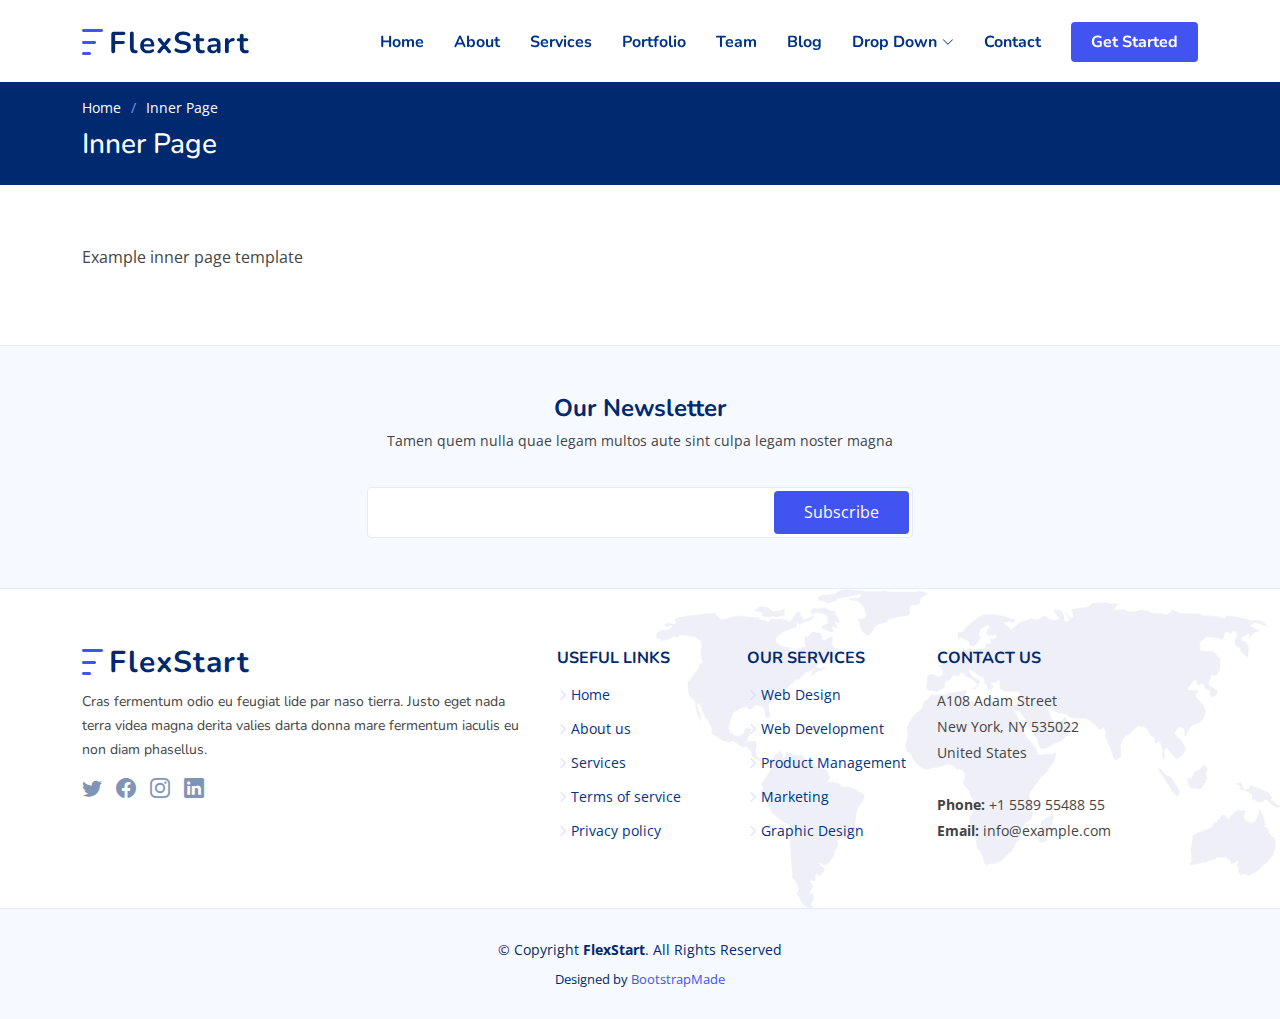
<file: FlexStart/inner-page.html>
<!DOCTYPE html>
<html lang="en">

<head>
  <meta charset="utf-8">
  <meta content="width=device-width, initial-scale=1.0" name="viewport">

  <title>Inner Page - FlexStart Bootstrap Template</title>
  <meta content="" name="description">
  <meta content="" name="keywords">

  <!-- Favicons -->
  <link href="assets/img/favicon.png" rel="icon">
  <link href="assets/img/apple-touch-icon.png" rel="apple-touch-icon">

  <!-- Google Fonts -->
  <link href="https://fonts.googleapis.com/css?family=Open+Sans:300,300i,400,400i,600,600i,700,700i|Nunito:300,300i,400,400i,600,600i,700,700i|Poppins:300,300i,400,400i,500,500i,600,600i,700,700i" rel="stylesheet">

  <!-- Vendor CSS Files -->
  <link href="assets/vendor/aos/aos.css" rel="stylesheet">
  <link href="assets/vendor/bootstrap/css/bootstrap.min.css" rel="stylesheet">
  <link href="assets/vendor/bootstrap-icons/bootstrap-icons.css" rel="stylesheet">
  <link href="assets/vendor/glightbox/css/glightbox.min.css" rel="stylesheet">
  <link href="assets/vendor/remixicon/remixicon.css" rel="stylesheet">
  <link href="assets/vendor/swiper/swiper-bundle.min.css" rel="stylesheet">

  <!-- Template Main CSS File -->
  <link href="assets/css/style.css" rel="stylesheet">

  <!-- =======================================================
  * Template Name: FlexStart - v1.9.0
  * Template URL: https://bootstrapmade.com/flexstart-bootstrap-startup-template/
  * Author: BootstrapMade.com
  * License: https://bootstrapmade.com/license/
  ======================================================== -->
</head>

<body>

  <!-- ======= Header ======= -->
  <header id="header" class="header fixed-top">
    <div class="container-fluid container-xl d-flex align-items-center justify-content-between">

      <a href="index.html" class="logo d-flex align-items-center">
        <img src="assets/img/logo.png" alt="">
        <span>FlexStart</span>
      </a>

      <nav id="navbar" class="navbar">
        <ul>
          <li><a class="nav-link scrollto " href="#hero">Home</a></li>
          <li><a class="nav-link scrollto" href="#about">About</a></li>
          <li><a class="nav-link scrollto" href="#services">Services</a></li>
          <li><a class="nav-link scrollto" href="#portfolio">Portfolio</a></li>
          <li><a class="nav-link scrollto" href="#team">Team</a></li>
          <li><a href="blog.html">Blog</a></li>
          <li class="dropdown"><a href="#"><span>Drop Down</span> <i class="bi bi-chevron-down"></i></a>
            <ul>
              <li><a href="#">Drop Down 1</a></li>
              <li class="dropdown"><a href="#"><span>Deep Drop Down</span> <i class="bi bi-chevron-right"></i></a>
                <ul>
                  <li><a href="#">Deep Drop Down 1</a></li>
                  <li><a href="#">Deep Drop Down 2</a></li>
                  <li><a href="#">Deep Drop Down 3</a></li>
                  <li><a href="#">Deep Drop Down 4</a></li>
                  <li><a href="#">Deep Drop Down 5</a></li>
                </ul>
              </li>
              <li><a href="#">Drop Down 2</a></li>
              <li><a href="#">Drop Down 3</a></li>
              <li><a href="#">Drop Down 4</a></li>
            </ul>
          </li>
          <li><a class="nav-link scrollto" href="#contact">Contact</a></li>
          <li><a class="getstarted scrollto" href="#about">Get Started</a></li>
        </ul>
        <i class="bi bi-list mobile-nav-toggle"></i>
      </nav><!-- .navbar -->

    </div>
  </header><!-- End Header -->

  <main id="main">

    <!-- ======= Breadcrumbs ======= -->
    <section class="breadcrumbs">
      <div class="container">

        <ol>
          <li><a href="index.html">Home</a></li>
          <li>Inner Page</li>
        </ol>
        <h2>Inner Page</h2>

      </div>
    </section><!-- End Breadcrumbs -->

    <section class="inner-page">
      <div class="container">
        <p>
          Example inner page template
        </p>
      </div>
    </section>

  </main><!-- End #main -->

  <!-- ======= Footer ======= -->
  <footer id="footer" class="footer">

    <div class="footer-newsletter">
      <div class="container">
        <div class="row justify-content-center">
          <div class="col-lg-12 text-center">
            <h4>Our Newsletter</h4>
            <p>Tamen quem nulla quae legam multos aute sint culpa legam noster magna</p>
          </div>
          <div class="col-lg-6">
            <form action="" method="post">
              <input type="email" name="email"><input type="submit" value="Subscribe">
            </form>
          </div>
        </div>
      </div>
    </div>

    <div class="footer-top">
      <div class="container">
        <div class="row gy-4">
          <div class="col-lg-5 col-md-12 footer-info">
            <a href="index.html" class="logo d-flex align-items-center">
              <img src="assets/img/logo.png" alt="">
              <span>FlexStart</span>
            </a>
            <p>Cras fermentum odio eu feugiat lide par naso tierra. Justo eget nada terra videa magna derita valies darta donna mare fermentum iaculis eu non diam phasellus.</p>
            <div class="social-links mt-3">
              <a href="#" class="twitter"><i class="bi bi-twitter"></i></a>
              <a href="#" class="facebook"><i class="bi bi-facebook"></i></a>
              <a href="#" class="instagram"><i class="bi bi-instagram"></i></a>
              <a href="#" class="linkedin"><i class="bi bi-linkedin"></i></a>
            </div>
          </div>

          <div class="col-lg-2 col-6 footer-links">
            <h4>Useful Links</h4>
            <ul>
              <li><i class="bi bi-chevron-right"></i> <a href="#">Home</a></li>
              <li><i class="bi bi-chevron-right"></i> <a href="#">About us</a></li>
              <li><i class="bi bi-chevron-right"></i> <a href="#">Services</a></li>
              <li><i class="bi bi-chevron-right"></i> <a href="#">Terms of service</a></li>
              <li><i class="bi bi-chevron-right"></i> <a href="#">Privacy policy</a></li>
            </ul>
          </div>

          <div class="col-lg-2 col-6 footer-links">
            <h4>Our Services</h4>
            <ul>
              <li><i class="bi bi-chevron-right"></i> <a href="#">Web Design</a></li>
              <li><i class="bi bi-chevron-right"></i> <a href="#">Web Development</a></li>
              <li><i class="bi bi-chevron-right"></i> <a href="#">Product Management</a></li>
              <li><i class="bi bi-chevron-right"></i> <a href="#">Marketing</a></li>
              <li><i class="bi bi-chevron-right"></i> <a href="#">Graphic Design</a></li>
            </ul>
          </div>

          <div class="col-lg-3 col-md-12 footer-contact text-center text-md-start">
            <h4>Contact Us</h4>
            <p>
              A108 Adam Street <br>
              New York, NY 535022<br>
              United States <br><br>
              <strong>Phone:</strong> +1 5589 55488 55<br>
              <strong>Email:</strong> info@example.com<br>
            </p>

          </div>

        </div>
      </div>
    </div>

    <div class="container">
      <div class="copyright">
        &copy; Copyright <strong><span>FlexStart</span></strong>. All Rights Reserved
      </div>
      <div class="credits">
        <!-- All the links in the footer should remain intact. -->
        <!-- You can delete the links only if you purchased the pro version. -->
        <!-- Licensing information: https://bootstrapmade.com/license/ -->
        <!-- Purchase the pro version with working PHP/AJAX contact form: https://bootstrapmade.com/flexstart-bootstrap-startup-template/ -->
        Designed by <a href="https://bootstrapmade.com/">BootstrapMade</a>
      </div>
    </div>
  </footer><!-- End Footer -->

  <a href="#" class="back-to-top d-flex align-items-center justify-content-center"><i class="bi bi-arrow-up-short"></i></a>

  <!-- Vendor JS Files -->
  <script src="assets/vendor/purecounter/purecounter.js"></script>
  <script src="assets/vendor/aos/aos.js"></script>
  <script src="assets/vendor/bootstrap/js/bootstrap.bundle.min.js"></script>
  <script src="assets/vendor/glightbox/js/glightbox.min.js"></script>
  <script src="assets/vendor/isotope-layout/isotope.pkgd.min.js"></script>
  <script src="assets/vendor/swiper/swiper-bundle.min.js"></script>
  <script src="assets/vendor/php-email-form/validate.js"></script>

  <!-- Template Main JS File -->
  <script src="assets/js/main.js"></script>

</body>

</html>
</file>
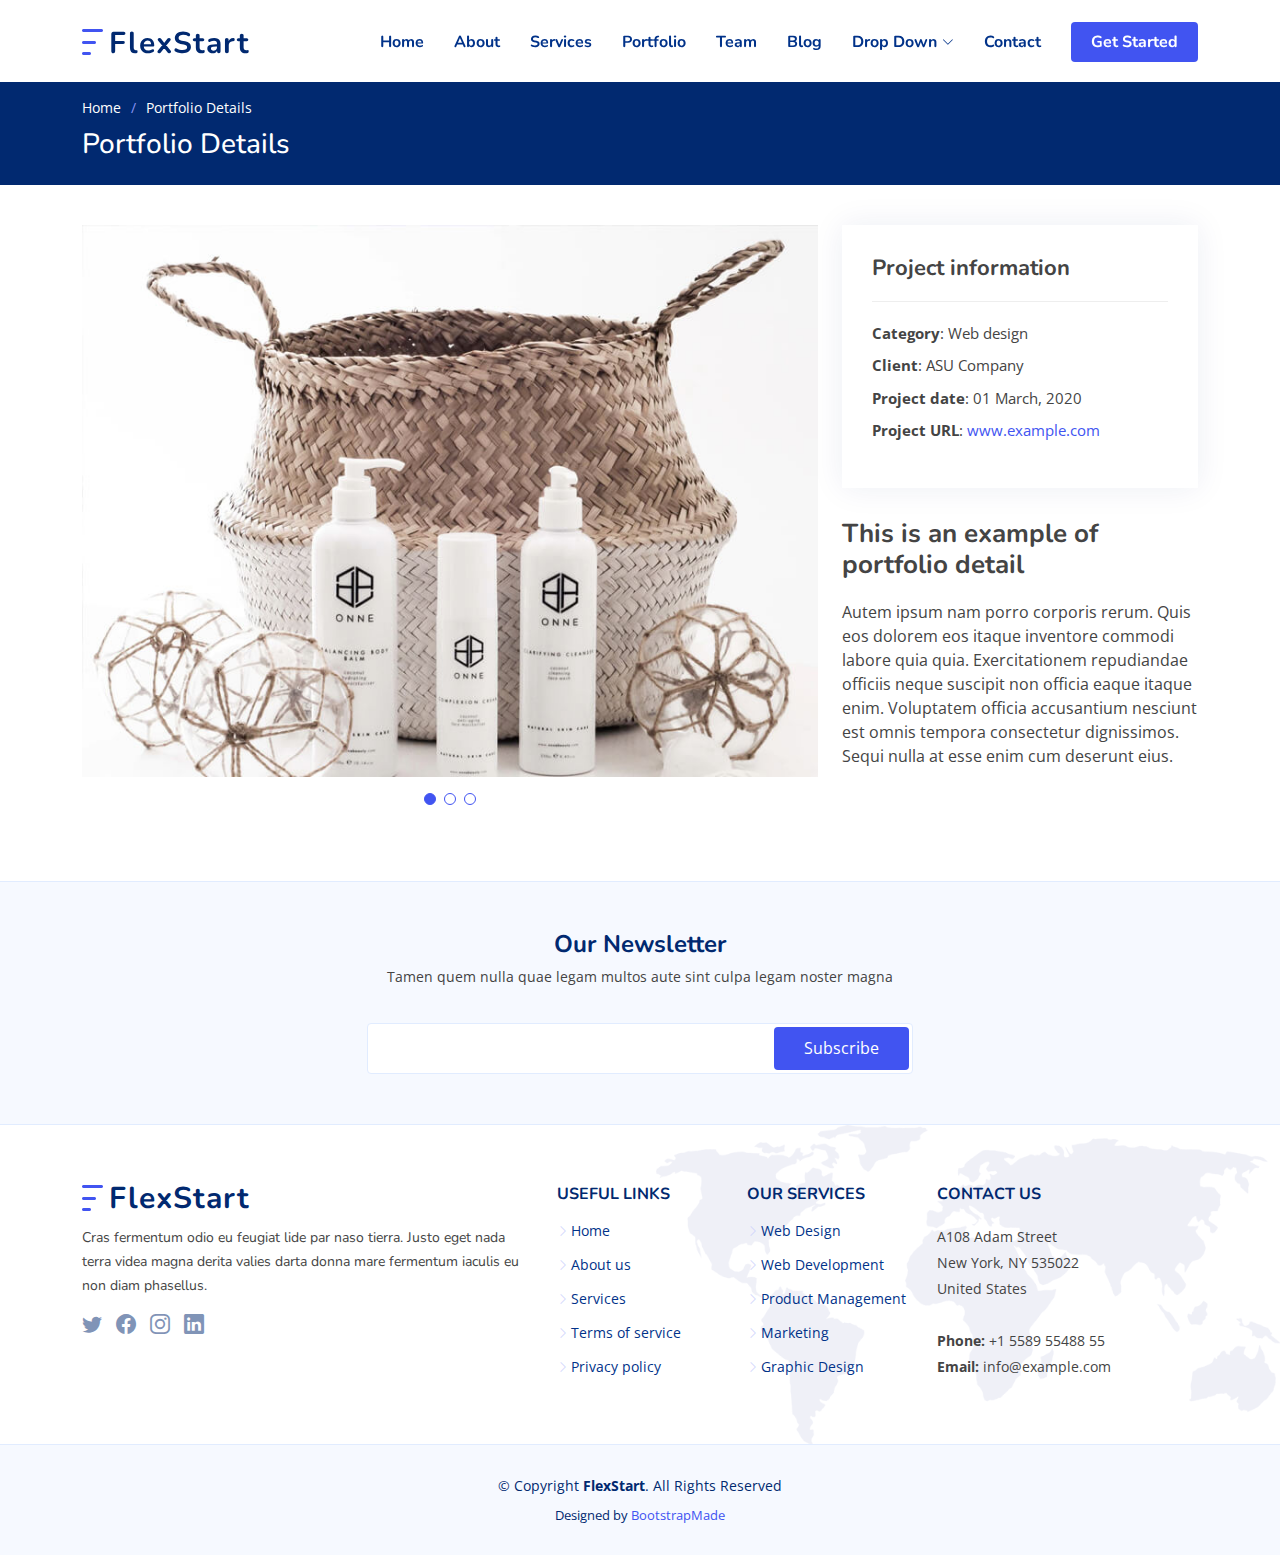
<file: FlexStart/portfolio-details.html>
<!DOCTYPE html>
<html lang="en">

<head>
  <meta charset="utf-8">
  <meta content="width=device-width, initial-scale=1.0" name="viewport">

  <title>Portfolio Details - FlexStart Bootstrap Template</title>
  <meta content="" name="description">
  <meta content="" name="keywords">

  <!-- Favicons -->
  <link href="assets/img/favicon.png" rel="icon">
  <link href="assets/img/apple-touch-icon.png" rel="apple-touch-icon">

  <!-- Google Fonts -->
  <link href="https://fonts.googleapis.com/css?family=Open+Sans:300,300i,400,400i,600,600i,700,700i|Nunito:300,300i,400,400i,600,600i,700,700i|Poppins:300,300i,400,400i,500,500i,600,600i,700,700i" rel="stylesheet">

  <!-- Vendor CSS Files -->
  <link href="assets/vendor/aos/aos.css" rel="stylesheet">
  <link href="assets/vendor/bootstrap/css/bootstrap.min.css" rel="stylesheet">
  <link href="assets/vendor/bootstrap-icons/bootstrap-icons.css" rel="stylesheet">
  <link href="assets/vendor/glightbox/css/glightbox.min.css" rel="stylesheet">
  <link href="assets/vendor/remixicon/remixicon.css" rel="stylesheet">
  <link href="assets/vendor/swiper/swiper-bundle.min.css" rel="stylesheet">

  <!-- Template Main CSS File -->
  <link href="assets/css/style.css" rel="stylesheet">

  <!-- =======================================================
  * Template Name: FlexStart - v1.9.0
  * Template URL: https://bootstrapmade.com/flexstart-bootstrap-startup-template/
  * Author: BootstrapMade.com
  * License: https://bootstrapmade.com/license/
  ======================================================== -->
</head>

<body>

  <!-- ======= Header ======= -->
  <header id="header" class="header fixed-top">
    <div class="container-fluid container-xl d-flex align-items-center justify-content-between">

      <a href="index.html" class="logo d-flex align-items-center">
        <img src="assets/img/logo.png" alt="">
        <span>FlexStart</span>
      </a>

      <nav id="navbar" class="navbar">
        <ul>
          <li><a class="nav-link scrollto " href="#hero">Home</a></li>
          <li><a class="nav-link scrollto" href="#about">About</a></li>
          <li><a class="nav-link scrollto" href="#services">Services</a></li>
          <li><a class="nav-link scrollto" href="#portfolio">Portfolio</a></li>
          <li><a class="nav-link scrollto" href="#team">Team</a></li>
          <li><a href="blog.html">Blog</a></li>
          <li class="dropdown"><a href="#"><span>Drop Down</span> <i class="bi bi-chevron-down"></i></a>
            <ul>
              <li><a href="#">Drop Down 1</a></li>
              <li class="dropdown"><a href="#"><span>Deep Drop Down</span> <i class="bi bi-chevron-right"></i></a>
                <ul>
                  <li><a href="#">Deep Drop Down 1</a></li>
                  <li><a href="#">Deep Drop Down 2</a></li>
                  <li><a href="#">Deep Drop Down 3</a></li>
                  <li><a href="#">Deep Drop Down 4</a></li>
                  <li><a href="#">Deep Drop Down 5</a></li>
                </ul>
              </li>
              <li><a href="#">Drop Down 2</a></li>
              <li><a href="#">Drop Down 3</a></li>
              <li><a href="#">Drop Down 4</a></li>
            </ul>
          </li>
          <li><a class="nav-link scrollto" href="#contact">Contact</a></li>
          <li><a class="getstarted scrollto" href="#about">Get Started</a></li>
        </ul>
        <i class="bi bi-list mobile-nav-toggle"></i>
      </nav><!-- .navbar -->

    </div>
  </header><!-- End Header -->

  <main id="main">

    <!-- ======= Breadcrumbs ======= -->
    <section class="breadcrumbs">
      <div class="container">

        <ol>
          <li><a href="index.html">Home</a></li>
          <li>Portfolio Details</li>
        </ol>
        <h2>Portfolio Details</h2>

      </div>
    </section><!-- End Breadcrumbs -->

    <!-- ======= Portfolio Details Section ======= -->
    <section id="portfolio-details" class="portfolio-details">
      <div class="container">

        <div class="row gy-4">

          <div class="col-lg-8">
            <div class="portfolio-details-slider swiper">
              <div class="swiper-wrapper align-items-center">

                <div class="swiper-slide">
                  <img src="assets/img/portfolio/portfolio-1.jpg" alt="">
                </div>

                <div class="swiper-slide">
                  <img src="assets/img/portfolio/portfolio-2.jpg" alt="">
                </div>

                <div class="swiper-slide">
                  <img src="assets/img/portfolio/portfolio-3.jpg" alt="">
                </div>

              </div>
              <div class="swiper-pagination"></div>
            </div>
          </div>

          <div class="col-lg-4">
            <div class="portfolio-info">
              <h3>Project information</h3>
              <ul>
                <li><strong>Category</strong>: Web design</li>
                <li><strong>Client</strong>: ASU Company</li>
                <li><strong>Project date</strong>: 01 March, 2020</li>
                <li><strong>Project URL</strong>: <a href="#">www.example.com</a></li>
              </ul>
            </div>
            <div class="portfolio-description">
              <h2>This is an example of portfolio detail</h2>
              <p>
                Autem ipsum nam porro corporis rerum. Quis eos dolorem eos itaque inventore commodi labore quia quia. Exercitationem repudiandae officiis neque suscipit non officia eaque itaque enim. Voluptatem officia accusantium nesciunt est omnis tempora consectetur dignissimos. Sequi nulla at esse enim cum deserunt eius.
              </p>
            </div>
          </div>

        </div>

      </div>
    </section><!-- End Portfolio Details Section -->

  </main><!-- End #main -->

  <!-- ======= Footer ======= -->
  <footer id="footer" class="footer">

    <div class="footer-newsletter">
      <div class="container">
        <div class="row justify-content-center">
          <div class="col-lg-12 text-center">
            <h4>Our Newsletter</h4>
            <p>Tamen quem nulla quae legam multos aute sint culpa legam noster magna</p>
          </div>
          <div class="col-lg-6">
            <form action="" method="post">
              <input type="email" name="email"><input type="submit" value="Subscribe">
            </form>
          </div>
        </div>
      </div>
    </div>

    <div class="footer-top">
      <div class="container">
        <div class="row gy-4">
          <div class="col-lg-5 col-md-12 footer-info">
            <a href="index.html" class="logo d-flex align-items-center">
              <img src="assets/img/logo.png" alt="">
              <span>FlexStart</span>
            </a>
            <p>Cras fermentum odio eu feugiat lide par naso tierra. Justo eget nada terra videa magna derita valies darta donna mare fermentum iaculis eu non diam phasellus.</p>
            <div class="social-links mt-3">
              <a href="#" class="twitter"><i class="bi bi-twitter"></i></a>
              <a href="#" class="facebook"><i class="bi bi-facebook"></i></a>
              <a href="#" class="instagram"><i class="bi bi-instagram"></i></a>
              <a href="#" class="linkedin"><i class="bi bi-linkedin"></i></a>
            </div>
          </div>

          <div class="col-lg-2 col-6 footer-links">
            <h4>Useful Links</h4>
            <ul>
              <li><i class="bi bi-chevron-right"></i> <a href="#">Home</a></li>
              <li><i class="bi bi-chevron-right"></i> <a href="#">About us</a></li>
              <li><i class="bi bi-chevron-right"></i> <a href="#">Services</a></li>
              <li><i class="bi bi-chevron-right"></i> <a href="#">Terms of service</a></li>
              <li><i class="bi bi-chevron-right"></i> <a href="#">Privacy policy</a></li>
            </ul>
          </div>

          <div class="col-lg-2 col-6 footer-links">
            <h4>Our Services</h4>
            <ul>
              <li><i class="bi bi-chevron-right"></i> <a href="#">Web Design</a></li>
              <li><i class="bi bi-chevron-right"></i> <a href="#">Web Development</a></li>
              <li><i class="bi bi-chevron-right"></i> <a href="#">Product Management</a></li>
              <li><i class="bi bi-chevron-right"></i> <a href="#">Marketing</a></li>
              <li><i class="bi bi-chevron-right"></i> <a href="#">Graphic Design</a></li>
            </ul>
          </div>

          <div class="col-lg-3 col-md-12 footer-contact text-center text-md-start">
            <h4>Contact Us</h4>
            <p>
              A108 Adam Street <br>
              New York, NY 535022<br>
              United States <br><br>
              <strong>Phone:</strong> +1 5589 55488 55<br>
              <strong>Email:</strong> info@example.com<br>
            </p>

          </div>

        </div>
      </div>
    </div>

    <div class="container">
      <div class="copyright">
        &copy; Copyright <strong><span>FlexStart</span></strong>. All Rights Reserved
      </div>
      <div class="credits">
        <!-- All the links in the footer should remain intact. -->
        <!-- You can delete the links only if you purchased the pro version. -->
        <!-- Licensing information: https://bootstrapmade.com/license/ -->
        <!-- Purchase the pro version with working PHP/AJAX contact form: https://bootstrapmade.com/flexstart-bootstrap-startup-template/ -->
        Designed by <a href="https://bootstrapmade.com/">BootstrapMade</a>
      </div>
    </div>
  </footer><!-- End Footer -->

  <a href="#" class="back-to-top d-flex align-items-center justify-content-center"><i class="bi bi-arrow-up-short"></i></a>

  <!-- Vendor JS Files -->
  <script src="assets/vendor/purecounter/purecounter.js"></script>
  <script src="assets/vendor/aos/aos.js"></script>
  <script src="assets/vendor/bootstrap/js/bootstrap.bundle.min.js"></script>
  <script src="assets/vendor/glightbox/js/glightbox.min.js"></script>
  <script src="assets/vendor/isotope-layout/isotope.pkgd.min.js"></script>
  <script src="assets/vendor/swiper/swiper-bundle.min.js"></script>
  <script src="assets/vendor/php-email-form/validate.js"></script>

  <!-- Template Main JS File -->
  <script src="assets/js/main.js"></script>

</body>

</html>
</file>
<file: FlexStart/assets/css/style.css>
/**
* Template Name: FlexStart - v1.9.0
* Template URL: https://bootstrapmade.com/flexstart-bootstrap-startup-template/
* Author: BootstrapMade.com
* License: https://bootstrapmade.com/license/
*/

/*--------------------------------------------------------------
# General
--------------------------------------------------------------*/
:root {
  scroll-behavior: smooth;
}

body {
  font-family: "Open Sans", sans-serif;
  color: #444444;
}

a {
  color: #4154f1;
  text-decoration: none;
}

a:hover {
  color: #717ff5;
  text-decoration: none;
}

h1, h2, h3, h4, h5, h6 {
  font-family: "Nunito", sans-serif;
}

/*--------------------------------------------------------------
# Sections
--------------------------------------------------------------*/
section {
  padding: 60px 0;
  overflow: hidden;
}

.section-header {
  text-align: center;
  padding-bottom: 40px;
}
.section-header h2 {
  font-size: 13px;
  letter-spacing: 1px;
  font-weight: 700;
  margin: 0;
  color: #4154f1;
  text-transform: uppercase;
}
.section-header p {
  margin: 10px 0 0 0;
  padding: 0;
  font-size: 38px;
  line-height: 42px;
  font-weight: 700;
  color: #012970;
}
@media (max-width: 768px) {
  .section-header p {
    font-size: 28px;
    line-height: 32px;
  }
}

/*--------------------------------------------------------------
# Breadcrumbs
--------------------------------------------------------------*/
.breadcrumbs {
  padding: 15px 0;
  background: #012970;
  min-height: 40px;
  margin-top: 82px;
  color: #fff;
}
@media (max-width: 992px) {
  .breadcrumbs {
    margin-top: 57px;
  }
}
.breadcrumbs h2 {
  font-size: 28px;
  font-weight: 500;
}
.breadcrumbs ol {
  display: flex;
  flex-wrap: wrap;
  list-style: none;
  padding: 0 0 10px 0;
  margin: 0;
  font-size: 14px;
}
.breadcrumbs ol a {
  color: #fff;
  transition: 0.3s;
}
.breadcrumbs ol a:hover {
  text-decoration: underline;
}
.breadcrumbs ol li + li {
  padding-left: 10px;
}
.breadcrumbs ol li + li::before {
  display: inline-block;
  padding-right: 10px;
  color: #8894f6;
  content: "/";
}

/*--------------------------------------------------------------
# Back to top button
--------------------------------------------------------------*/
.back-to-top {
  position: fixed;
  visibility: hidden;
  opacity: 0;
  right: 15px;
  bottom: 15px;
  z-index: 99999;
  background: #4154f1;
  width: 40px;
  height: 40px;
  border-radius: 4px;
  transition: all 0.4s;
}
.back-to-top i {
  font-size: 24px;
  color: #fff;
  line-height: 0;
}
.back-to-top:hover {
  background: #6776f4;
  color: #fff;
}
.back-to-top.active {
  visibility: visible;
  opacity: 1;
}

/*--------------------------------------------------------------
# Disable aos animation delay on mobile devices
--------------------------------------------------------------*/
@media screen and (max-width: 768px) {
  [data-aos-delay] {
    transition-delay: 0 !important;
  }
}
/*--------------------------------------------------------------
# Header
--------------------------------------------------------------*/
.header {
  transition: all 0.5s;
  z-index: 997;
  padding: 20px 0;
}
.header.header-scrolled {
  background: #fff;
  padding: 15px 0;
  box-shadow: 0px 2px 20px rgba(1, 41, 112, 0.1);
}
.header .logo {
  line-height: 0;
}
.header .logo img {
  max-height: 40px;
  margin-right: 6px;
}
.header .logo span {
  font-size: 30px;
  font-weight: 700;
  letter-spacing: 1px;
  color: #012970;
  font-family: "Nunito", sans-serif;
  margin-top: 3px;
}

/*--------------------------------------------------------------
# Navigation Menu
--------------------------------------------------------------*/
/**
* Desktop Navigation 
*/
.navbar {
  padding: 0;
}
.navbar ul {
  margin: 0;
  padding: 0;
  display: flex;
  list-style: none;
  align-items: center;
}
.navbar li {
  position: relative;
}
.navbar a, .navbar a:focus {
  display: flex;
  align-items: center;
  justify-content: space-between;
  padding: 10px 0 10px 30px;
  font-family: "Nunito", sans-serif;
  font-size: 16px;
  font-weight: 700;
  color: #013289;
  white-space: nowrap;
  transition: 0.3s;
}
.navbar a i, .navbar a:focus i {
  font-size: 12px;
  line-height: 0;
  margin-left: 5px;
}
.navbar a:hover, .navbar .active, .navbar .active:focus, .navbar li:hover > a {
  color: #4154f1;
}
.navbar .getstarted, .navbar .getstarted:focus {
  background: #4154f1;
  padding: 8px 20px;
  margin-left: 30px;
  border-radius: 4px;
  color: #fff;
}
.navbar .getstarted:hover, .navbar .getstarted:focus:hover {
  color: #fff;
  background: #5969f3;
}
.navbar .dropdown ul {
  display: block;
  position: absolute;
  left: 14px;
  top: calc(100% + 30px);
  margin: 0;
  padding: 10px 0;
  z-index: 99;
  opacity: 0;
  visibility: hidden;
  background: #fff;
  box-shadow: 0px 0px 30px rgba(127, 137, 161, 0.25);
  transition: 0.3s;
  border-radius: 4px;
}
.navbar .dropdown ul li {
  min-width: 200px;
}
.navbar .dropdown ul a {
  padding: 10px 20px;
  font-size: 15px;
  text-transform: none;
  font-weight: 600;
}
.navbar .dropdown ul a i {
  font-size: 12px;
}
.navbar .dropdown ul a:hover, .navbar .dropdown ul .active:hover, .navbar .dropdown ul li:hover > a {
  color: #4154f1;
}
.navbar .dropdown:hover > ul {
  opacity: 1;
  top: 100%;
  visibility: visible;
}
.navbar .dropdown .dropdown ul {
  top: 0;
  left: calc(100% - 30px);
  visibility: hidden;
}
.navbar .dropdown .dropdown:hover > ul {
  opacity: 1;
  top: 0;
  left: 100%;
  visibility: visible;
}
@media (max-width: 1366px) {
  .navbar .dropdown .dropdown ul {
    left: -90%;
  }
  .navbar .dropdown .dropdown:hover > ul {
    left: -100%;
  }
}

/**
* Mobile Navigation 
*/
.mobile-nav-toggle {
  color: #012970;
  font-size: 28px;
  cursor: pointer;
  display: none;
  line-height: 0;
  transition: 0.5s;
}
.mobile-nav-toggle.bi-x {
  color: #fff;
}

@media (max-width: 991px) {
  .mobile-nav-toggle {
    display: block;
  }

  .navbar ul {
    display: none;
  }
}
.navbar-mobile {
  position: fixed;
  overflow: hidden;
  top: 0;
  right: 0;
  left: 0;
  bottom: 0;
  background: rgba(1, 22, 61, 0.9);
  transition: 0.3s;
}
.navbar-mobile .mobile-nav-toggle {
  position: absolute;
  top: 15px;
  right: 15px;
}
.navbar-mobile ul {
  display: block;
  position: absolute;
  top: 55px;
  right: 15px;
  bottom: 15px;
  left: 15px;
  padding: 10px 0;
  border-radius: 10px;
  background-color: #fff;
  overflow-y: auto;
  transition: 0.3s;
}
.navbar-mobile a, .navbar-mobile a:focus {
  padding: 10px 20px;
  font-size: 15px;
  color: #012970;
}
.navbar-mobile a:hover, .navbar-mobile .active, .navbar-mobile li:hover > a {
  color: #4154f1;
}
.navbar-mobile .getstarted, .navbar-mobile .getstarted:focus {
  margin: 15px;
}
.navbar-mobile .dropdown ul {
  position: static;
  display: none;
  margin: 10px 20px;
  padding: 10px 0;
  z-index: 99;
  opacity: 1;
  visibility: visible;
  background: #fff;
  box-shadow: 0px 0px 30px rgba(127, 137, 161, 0.25);
}
.navbar-mobile .dropdown ul li {
  min-width: 200px;
}
.navbar-mobile .dropdown ul a {
  padding: 10px 20px;
}
.navbar-mobile .dropdown ul a i {
  font-size: 12px;
}
.navbar-mobile .dropdown ul a:hover, .navbar-mobile .dropdown ul .active:hover, .navbar-mobile .dropdown ul li:hover > a {
  color: #4154f1;
}
.navbar-mobile .dropdown > .dropdown-active {
  display: block;
}

/*--------------------------------------------------------------
# Hero Section
--------------------------------------------------------------*/
.hero {
  width: 100%;
  height: 100vh;
  background: url(../img/hero-bg.png) top center no-repeat;
  background-size: cover;
}
.hero h1 {
  margin: 0;
  font-size: 48px;
  font-weight: 700;
  color: #012970;
}
.hero h2 {
  color: #444444;
  margin: 15px 0 0 0;
  font-size: 26px;
}
.hero .btn-get-started {
  margin-top: 30px;
  line-height: 0;
  padding: 15px 40px;
  border-radius: 4px;
  transition: 0.5s;
  color: #fff;
  background: #4154f1;
  box-shadow: 0px 5px 30px rgba(65, 84, 241, 0.4);
}
.hero .btn-get-started span {
  font-family: "Nunito", sans-serif;
  font-weight: 600;
  font-size: 16px;
  letter-spacing: 1px;
}
.hero .btn-get-started i {
  margin-left: 5px;
  font-size: 18px;
  transition: 0.3s;
}
.hero .btn-get-started:hover i {
  transform: translateX(5px);
}
.hero .hero-img {
  text-align: right;
}
@media (min-width: 1024px) {
  .hero {
    background-attachment: fixed;
  }
}
@media (max-width: 991px) {
  .hero {
    height: auto;
    padding: 120px 0 60px 0;
  }
  .hero .hero-img {
    text-align: center;
    margin-top: 80px;
  }
  .hero .hero-img img {
    width: 80%;
  }
}
@media (max-width: 768px) {
  .hero {
    text-align: center;
  }
  .hero h1 {
    font-size: 32px;
  }
  .hero h2 {
    font-size: 24px;
  }
  .hero .hero-img img {
    width: 100%;
  }
}

/*--------------------------------------------------------------
# Index Page
--------------------------------------------------------------*/
/*--------------------------------------------------------------
# About
--------------------------------------------------------------*/
.about .content {
  background-color: #f6f9ff;
  padding: 40px;
}
.about h3 {
  font-size: 14px;
  font-weight: 700;
  color: #4154f1;
  text-transform: uppercase;
}
.about h2 {
  font-size: 24px;
  font-weight: 700;
  color: #012970;
}
.about p {
  margin: 15px 0 30px 0;
  line-height: 24px;
}
.about .btn-read-more {
  line-height: 0;
  padding: 15px 40px;
  border-radius: 4px;
  transition: 0.5s;
  color: #fff;
  background: #4154f1;
  box-shadow: 0px 5px 25px rgba(65, 84, 241, 0.3);
}
.about .btn-read-more span {
  font-family: "Nunito", sans-serif;
  font-weight: 600;
  font-size: 16px;
  letter-spacing: 1px;
}
.about .btn-read-more i {
  margin-left: 5px;
  font-size: 18px;
  transition: 0.3s;
}
.about .btn-read-more:hover i {
  transform: translateX(5px);
}

/*--------------------------------------------------------------
# Values
--------------------------------------------------------------*/
.values .box {
  padding: 30px;
  box-shadow: 0px 0 5px rgba(1, 41, 112, 0.08);
  text-align: center;
  transition: 0.3s;
  height: 100%;
}
.values .box img {
  padding: 30px 50px;
  transition: 0.5s;
  transform: scale(1.1);
}
.values .box h3 {
  font-size: 24px;
  color: #012970;
  font-weight: 700;
  margin-bottom: 18px;
}
.values .box:hover {
  box-shadow: 0px 0 30px rgba(1, 41, 112, 0.08);
}
.values .box:hover img {
  transform: scale(1);
}

/*--------------------------------------------------------------
# Counts
--------------------------------------------------------------*/
.counts {
  padding: 70px 0 60px;
}
.counts .count-box {
  display: flex;
  align-items: center;
  padding: 30px;
  width: 100%;
  background: #fff;
  box-shadow: 0px 0 30px rgba(1, 41, 112, 0.08);
}
.counts .count-box i {
  font-size: 42px;
  line-height: 0;
  margin-right: 20px;
  color: #4154f1;
}
.counts .count-box span {
  font-size: 36px;
  display: block;
  font-weight: 600;
  color: #0b198f;
}
.counts .count-box p {
  padding: 0;
  margin: 0;
  font-family: "Nunito", sans-serif;
  font-size: 14px;
}

/*--------------------------------------------------------------
# Features
--------------------------------------------------------------*/
.features .feature-box {
  padding: 24px 20px;
  box-shadow: 0px 0 30px rgba(1, 41, 112, 0.08);
  transition: 0.3s;
  height: 100%;
}
.features .feature-box h3 {
  font-size: 18px;
  color: #012970;
  font-weight: 700;
  margin: 0;
}
.features .feature-box i {
  line-height: 0;
  background: #ecf3ff;
  padding: 4px;
  margin-right: 10px;
  font-size: 24px;
  border-radius: 3px;
  transition: 0.3s;
}
.features .feature-box:hover i {
  background: #4154f1;
  color: #fff;
}
.features .feture-tabs {
  margin-top: 120px;
}
.features .feture-tabs h3 {
  color: #012970;
  font-weight: 700;
  font-size: 32px;
  margin-bottom: 10px;
}
@media (max-width: 768px) {
  .features .feture-tabs h3 {
    font-size: 28px;
  }
}
.features .feture-tabs .nav-pills {
  border-bottom: 1px solid #eee;
}
.features .feture-tabs .nav-link {
  background: none;
  text-transform: uppercase;
  font-size: 15px;
  font-weight: 600;
  color: #012970;
  padding: 12px 0;
  margin-right: 25px;
  margin-bottom: -2px;
  border-radius: 0;
}
.features .feture-tabs .nav-link.active {
  color: #4154f1;
  border-bottom: 3px solid #4154f1;
}
.features .feture-tabs .tab-content h4 {
  font-size: 18px;
  margin: 0;
  font-weight: 700;
  color: #012970;
}
.features .feture-tabs .tab-content i {
  font-size: 24px;
  line-height: 0;
  margin-right: 8px;
  color: #4154f1;
}
.features .feature-icons {
  margin-top: 120px;
}
.features .feature-icons h3 {
  color: #012970;
  font-weight: 700;
  font-size: 32px;
  margin-bottom: 20px;
  text-align: center;
}
@media (max-width: 768px) {
  .features .feature-icons h3 {
    font-size: 28px;
  }
}
.features .feature-icons .content .icon-box {
  display: flex;
}
.features .feature-icons .content .icon-box h4 {
  font-size: 20px;
  font-weight: 700;
  margin: 0 0 10px 0;
  color: #012970;
}
.features .feature-icons .content .icon-box i {
  font-size: 44px;
  line-height: 44px;
  color: #0245bc;
  margin-right: 15px;
}
.features .feature-icons .content .icon-box p {
  font-size: 15px;
  color: #848484;
}

/*--------------------------------------------------------------
# Services
--------------------------------------------------------------*/
.services .service-box {
  box-shadow: 0px 0 30px rgba(1, 41, 112, 0.08);
  height: 100%;
  padding: 60px 30px;
  text-align: center;
  transition: 0.3s;
  border-radius: 5px;
}
.services .service-box .icon {
  font-size: 36px;
  padding: 40px 20px;
  border-radius: 4px;
  position: relative;
  margin-bottom: 25px;
  display: inline-block;
  line-height: 0;
  transition: 0.3s;
}
.services .service-box h3 {
  color: #444444;
  font-weight: 700;
}
.services .service-box .read-more {
  display: inline-flex;
  align-items: center;
  justify-content: center;
  font-weight: 600;
  font-size: 16px;
  padding: 8px 20px;
}
.services .service-box .read-more i {
  line-height: 0;
  margin-left: 5px;
  font-size: 18px;
}
.services .service-box.blue {
  border-bottom: 3px solid #2db6fa;
}
.services .service-box.blue .icon {
  color: #2db6fa;
  background: #dbf3fe;
}
.services .service-box.blue .read-more {
  color: #2db6fa;
}
.services .service-box.blue:hover {
  background: #2db6fa;
}
.services .service-box.orange {
  border-bottom: 3px solid #f68c09;
}
.services .service-box.orange .icon {
  color: #f68c09;
  background: #fde3c4;
}
.services .service-box.orange .read-more {
  color: #f68c09;
}
.services .service-box.orange:hover {
  background: #f68c09;
}
.services .service-box.green {
  border-bottom: 3px solid #08da4e;
}
.services .service-box.green .icon {
  color: #08da4e;
  background: #cffddf;
}
.services .service-box.green .read-more {
  color: #08da4e;
}
.services .service-box.green:hover {
  background: #08da4e;
}
.services .service-box.red {
  border-bottom: 3px solid #e9222c;
}
.services .service-box.red .icon {
  color: #e9222c;
  background: #fef7f8;
}
.services .service-box.red .read-more {
  color: #e9222c;
}
.services .service-box.red:hover {
  background: #e9222c;
}
.services .service-box.purple {
  border-bottom: 3px solid #b50edf;
}
.services .service-box.purple .icon {
  color: #b50edf;
  background: #f8e4fd;
}
.services .service-box.purple .read-more {
  color: #b50edf;
}
.services .service-box.purple:hover {
  background: #b50edf;
}
.services .service-box.pink {
  border-bottom: 3px solid #f51f9c;
}
.services .service-box.pink .icon {
  color: #f51f9c;
  background: #feecf7;
}
.services .service-box.pink .read-more {
  color: #f51f9c;
}
.services .service-box.pink:hover {
  background: #f51f9c;
}
.services .service-box:hover h3, .services .service-box:hover p, .services .service-box:hover .read-more {
  color: #fff;
}
.services .service-box:hover .icon {
  background: #fff;
}

/*--------------------------------------------------------------
# Pricing
--------------------------------------------------------------*/
.pricing .box {
  padding: 40px 20px;
  background: #fff;
  text-align: center;
  box-shadow: 0px 0 30px rgba(1, 41, 112, 0.08);
  border-radius: 4px;
  position: relative;
  overflow: hidden;
  transition: 0.3s;
}
.pricing .box:hover {
  transform: scale(1.1);
  box-shadow: 0px 0 30px rgba(1, 41, 112, 0.1);
}
.pricing h3 {
  font-weight: 700;
  font-size: 18px;
  margin-bottom: 15px;
}
.pricing .price {
  font-size: 36px;
  color: #444444;
  font-weight: 600;
  font-family: "Poppins", sans-serif;
}
.pricing .price sup {
  font-size: 20px;
  top: -15px;
  left: -3px;
}
.pricing .price span {
  color: #bababa;
  font-size: 16px;
  font-weight: 300;
}
.pricing img {
  padding: 30px 40px;
}
.pricing ul {
  padding: 0;
  list-style: none;
  color: #444444;
  text-align: center;
  line-height: 26px;
  font-size: 16px;
  margin-bottom: 25px;
}
.pricing ul li {
  padding-bottom: 10px;
}
.pricing ul .na {
  color: #ccc;
  text-decoration: line-through;
}
.pricing .btn-buy {
  display: inline-block;
  padding: 8px 40px 10px 40px;
  border-radius: 50px;
  color: #4154f1;
  transition: none;
  font-size: 16px;
  font-weight: 400;
  font-family: "Nunito", sans-serif;
  font-weight: 600;
  transition: 0.3s;
  border: 1px solid #4154f1;
}
.pricing .btn-buy:hover {
  background: #4154f1;
  color: #fff;
}
.pricing .featured {
  width: 200px;
  position: absolute;
  top: 18px;
  right: -68px;
  transform: rotate(45deg);
  z-index: 1;
  font-size: 14px;
  padding: 1px 0 3px 0;
  background: #4154f1;
  color: #fff;
}

/*--------------------------------------------------------------
# F.A.Q
--------------------------------------------------------------*/
.faq .accordion-collapse {
  border: 0;
}
.faq .accordion-button {
  padding: 15px 15px 20px 0;
  font-weight: 600;
  border: 0;
  font-size: 18px;
  color: #444444;
  text-align: left;
}
.faq .accordion-button:focus {
  box-shadow: none;
}
.faq .accordion-button:not(.collapsed) {
  background: none;
  color: #4154f1;
  border-bottom: 0;
}
.faq .accordion-body {
  padding: 0 0 25px 0;
  border: 0;
}

/*--------------------------------------------------------------
# Portfolio
--------------------------------------------------------------*/
.portfolio #portfolio-flters {
  padding: 0;
  margin: 0 auto 25px auto;
  list-style: none;
  text-align: center;
  background: white;
  border-radius: 50px;
  padding: 2px 15px;
}
.portfolio #portfolio-flters li {
  cursor: pointer;
  display: inline-block;
  padding: 8px 20px 10px 20px;
  font-size: 15px;
  font-weight: 600;
  line-height: 1;
  color: #444444;
  margin: 0 4px 8px 4px;
  transition: 0.3s;
  border-radius: 50px;
  border: 1px solid #fff;
}
.portfolio #portfolio-flters li:hover, .portfolio #portfolio-flters li.filter-active {
  color: #4154f1;
  border-color: #4154f1;
}
.portfolio #portfolio-flters li:last-child {
  margin-right: 0;
}
.portfolio .portfolio-wrap {
  transition: 0.3s;
  position: relative;
  overflow: hidden;
  z-index: 1;
  background: rgba(255, 255, 255, 0.75);
}
.portfolio .portfolio-wrap::before {
  content: "";
  background: rgba(255, 255, 255, 0.75);
  position: absolute;
  left: 30px;
  right: 30px;
  top: 30px;
  bottom: 30px;
  transition: all ease-in-out 0.3s;
  z-index: 2;
  opacity: 0;
}
.portfolio .portfolio-wrap img {
  transition: 1s;
}
.portfolio .portfolio-wrap .portfolio-info {
  opacity: 0;
  position: absolute;
  top: 0;
  left: 0;
  right: 0;
  bottom: 0;
  text-align: center;
  z-index: 3;
  transition: all ease-in-out 0.3s;
  display: flex;
  flex-direction: column;
  justify-content: center;
  align-items: center;
}
.portfolio .portfolio-wrap .portfolio-info::before {
  display: block;
  content: "";
  width: 48px;
  height: 48px;
  position: absolute;
  top: 35px;
  left: 35px;
  border-top: 3px solid rgba(1, 41, 112, 0.2);
  border-left: 3px solid rgba(1, 41, 112, 0.2);
  transition: all 0.5s ease 0s;
  z-index: 9994;
}
.portfolio .portfolio-wrap .portfolio-info::after {
  display: block;
  content: "";
  width: 48px;
  height: 48px;
  position: absolute;
  bottom: 35px;
  right: 35px;
  border-bottom: 3px solid rgba(1, 41, 112, 0.2);
  border-right: 3px solid rgba(1, 41, 112, 0.2);
  transition: all 0.5s ease 0s;
  z-index: 9994;
}
.portfolio .portfolio-wrap .portfolio-info h4 {
  font-size: 20px;
  color: #012970;
  font-weight: 700;
}
.portfolio .portfolio-wrap .portfolio-info p {
  color: #012970;
  font-weight: 600;
  font-size: 14px;
  text-transform: uppercase;
  padding: 0;
  margin: 0;
}
.portfolio .portfolio-wrap .portfolio-links {
  text-align: center;
  z-index: 4;
}
.portfolio .portfolio-wrap .portfolio-links a {
  color: #fff;
  background: #4154f1;
  margin: 10px 2px;
  width: 36px;
  height: 36px;
  display: inline-flex;
  align-items: center;
  justify-content: center;
  border-radius: 50%;
  transition: 0.3s;
}
.portfolio .portfolio-wrap .portfolio-links a i {
  font-size: 24px;
  line-height: 0;
}
.portfolio .portfolio-wrap .portfolio-links a:hover {
  background: #5969f3;
}
.portfolio .portfolio-wrap:hover img {
  transform: scale(1.1);
}
.portfolio .portfolio-wrap:hover::before {
  top: 0;
  left: 0;
  right: 0;
  bottom: 0;
  opacity: 1;
}
.portfolio .portfolio-wrap:hover .portfolio-info {
  opacity: 1;
}
.portfolio .portfolio-wrap:hover .portfolio-info::before {
  top: 15px;
  left: 15px;
}
.portfolio .portfolio-wrap:hover .portfolio-info::after {
  bottom: 15px;
  right: 15px;
}

/*--------------------------------------------------------------
# Portfolio Details
--------------------------------------------------------------*/
.portfolio-details {
  padding-top: 40px;
}
.portfolio-details .portfolio-details-slider img {
  width: 100%;
}
.portfolio-details .portfolio-details-slider .swiper-pagination {
  margin-top: 20px;
  position: relative;
}
.portfolio-details .portfolio-details-slider .swiper-pagination .swiper-pagination-bullet {
  width: 12px;
  height: 12px;
  background-color: #fff;
  opacity: 1;
  border: 1px solid #4154f1;
}
.portfolio-details .portfolio-details-slider .swiper-pagination .swiper-pagination-bullet-active {
  background-color: #4154f1;
}
.portfolio-details .portfolio-info {
  padding: 30px;
  box-shadow: 0px 0 30px rgba(1, 41, 112, 0.08);
}
.portfolio-details .portfolio-info h3 {
  font-size: 22px;
  font-weight: 700;
  margin-bottom: 20px;
  padding-bottom: 20px;
  border-bottom: 1px solid #eee;
}
.portfolio-details .portfolio-info ul {
  list-style: none;
  padding: 0;
  font-size: 15px;
}
.portfolio-details .portfolio-info ul li + li {
  margin-top: 10px;
}
.portfolio-details .portfolio-description {
  padding-top: 30px;
}
.portfolio-details .portfolio-description h2 {
  font-size: 26px;
  font-weight: 700;
  margin-bottom: 20px;
}
.portfolio-details .portfolio-description p {
  padding: 0;
}

/*--------------------------------------------------------------
# Testimonials
--------------------------------------------------------------*/
.testimonials .testimonial-item {
  box-sizing: content-box;
  padding: 30px;
  margin: 40px 30px;
  box-shadow: 0px 0 20px rgba(1, 41, 112, 0.1);
  background: #fff;
  min-height: 320px;
  display: flex;
  flex-direction: column;
  text-align: center;
  transition: 0.3s;
}
.testimonials .testimonial-item .stars {
  margin-bottom: 15px;
}
.testimonials .testimonial-item .stars i {
  color: #ffc107;
  margin: 0 1px;
}
.testimonials .testimonial-item .testimonial-img {
  width: 90px;
  border-radius: 50%;
  border: 4px solid #fff;
  margin: 0 auto;
}
.testimonials .testimonial-item h3 {
  font-size: 18px;
  font-weight: bold;
  margin: 10px 0 5px 0;
  color: #111;
}
.testimonials .testimonial-item h4 {
  font-size: 14px;
  color: #999;
  margin: 0;
}
.testimonials .testimonial-item p {
  font-style: italic;
  margin: 0 auto 15px auto;
}
.testimonials .swiper-pagination {
  margin-top: 20px;
  position: relative;
}
.testimonials .swiper-pagination .swiper-pagination-bullet {
  width: 12px;
  height: 12px;
  background-color: #fff;
  opacity: 1;
  border: 1px solid #4154f1;
}
.testimonials .swiper-pagination .swiper-pagination-bullet-active {
  background-color: #4154f1;
}
.testimonials .swiper-slide {
  opacity: 0.3;
}
@media (max-width: 1199px) {
  .testimonials .swiper-slide-active {
    opacity: 1;
  }
  .testimonials .swiper-pagination {
    margin-top: 0;
  }
}
@media (min-width: 1200px) {
  .testimonials .swiper-slide-next {
    opacity: 1;
    transform: scale(1.12);
  }
}

/*--------------------------------------------------------------
# Team
--------------------------------------------------------------*/
.team {
  background: #fff;
  padding: 60px 0;
}
.team .member {
  overflow: hidden;
  text-align: center;
  border-radius: 5px;
  background: #fff;
  box-shadow: 0px 0 30px rgba(1, 41, 112, 0.08);
  transition: 0.3s;
}
.team .member .member-img {
  position: relative;
  overflow: hidden;
}
.team .member .member-img:after {
  position: absolute;
  content: "";
  left: 0;
  bottom: 0;
  height: 100%;
  width: 100%;
  background: url(../img/team-shape.svg) no-repeat center bottom;
  background-size: contain;
  z-index: 1;
}
.team .member .social {
  position: absolute;
  right: -100%;
  top: 30px;
  opacity: 0;
  border-radius: 4px;
  transition: 0.5s;
  background: rgba(255, 255, 255, 0.3);
  z-index: 2;
}
.team .member .social a {
  transition: color 0.3s;
  color: rgba(1, 41, 112, 0.5);
  margin: 15px 12px;
  display: block;
  line-height: 0;
  text-align: center;
}
.team .member .social a:hover {
  color: rgba(1, 41, 112, 0.8);
}
.team .member .social i {
  font-size: 18px;
}
.team .member .member-info {
  padding: 10px 15px 20px 15px;
}
.team .member .member-info h4 {
  font-weight: 700;
  margin-bottom: 5px;
  font-size: 20px;
  color: #012970;
}
.team .member .member-info span {
  display: block;
  font-size: 14px;
  font-weight: 400;
  color: #aaaaaa;
}
.team .member .member-info p {
  font-style: italic;
  font-size: 14px;
  padding-top: 15px;
  line-height: 26px;
  color: #5e5e5e;
}
.team .member:hover {
  transform: scale(1.08);
  box-shadow: 0px 0 30px rgba(1, 41, 112, 0.1);
}
.team .member:hover .social {
  right: 8px;
  opacity: 1;
}

/*--------------------------------------------------------------
# Clients
--------------------------------------------------------------*/
.clients .clients-slider .swiper-slide img {
  opacity: 0.5;
  transition: 0.3s;
}
.clients .clients-slider .swiper-slide img:hover {
  opacity: 1;
}
.clients .clients-slider .swiper-pagination {
  margin-top: 20px;
  position: relative;
}
.clients .clients-slider .swiper-pagination .swiper-pagination-bullet {
  width: 12px;
  height: 12px;
  background-color: #fff;
  opacity: 1;
  border: 1px solid #4154f1;
}
.clients .clients-slider .swiper-pagination .swiper-pagination-bullet-active {
  background-color: #4154f1;
}

/*--------------------------------------------------------------
# Recent Blog Posts
--------------------------------------------------------------*/
.recent-blog-posts .post-box {
  box-shadow: 0px 0 30px rgba(1, 41, 112, 0.08);
  transition: 0.3s;
  height: 100%;
  overflow: hidden;
  padding: 30px;
  border-radius: 8px;
  position: relative;
  display: flex;
  flex-direction: column;
}
.recent-blog-posts .post-box .post-img {
  overflow: hidden;
  margin: -30px -30px 15px -30px;
  position: relative;
}
.recent-blog-posts .post-box .post-img img {
  transition: 0.5s;
}
.recent-blog-posts .post-box .post-date {
  font-size: 16px;
  font-weight: 600;
  color: rgba(1, 41, 112, 0.6);
  display: block;
  margin-bottom: 10px;
}
.recent-blog-posts .post-box .post-title {
  font-size: 24px;
  color: #012970;
  font-weight: 700;
  margin-bottom: 18px;
  position: relative;
  transition: 0.3s;
}
.recent-blog-posts .post-box .readmore {
  display: flex;
  align-items: center;
  font-weight: 600;
  line-height: 1;
  transition: 0.3s;
}
.recent-blog-posts .post-box .readmore i {
  line-height: 0;
  margin-left: 4px;
  font-size: 18px;
}
.recent-blog-posts .post-box:hover .post-title {
  color: #4154f1;
}
.recent-blog-posts .post-box:hover .post-img img {
  transform: rotate(6deg) scale(1.2);
}

/*--------------------------------------------------------------
# Contact
--------------------------------------------------------------*/
.contact .info-box {
  color: #444444;
  background: #fafbff;
  padding: 30px;
}
.contact .info-box i {
  font-size: 38px;
  line-height: 0;
  color: #4154f1;
}
.contact .info-box h3 {
  font-size: 20px;
  color: #012970;
  font-weight: 700;
  margin: 20px 0 10px 0;
}
.contact .info-box p {
  padding: 0;
  line-height: 24px;
  font-size: 14px;
  margin-bottom: 0;
}
.contact .php-email-form {
  background: #fafbff;
  padding: 30px;
  height: 100%;
}
.contact .php-email-form .error-message {
  display: none;
  color: #fff;
  background: #ed3c0d;
  text-align: left;
  padding: 15px;
  margin-bottom: 24px;
  font-weight: 600;
}
.contact .php-email-form .sent-message {
  display: none;
  color: #fff;
  background: #18d26e;
  text-align: center;
  padding: 15px;
  margin-bottom: 24px;
  font-weight: 600;
}
.contact .php-email-form .loading {
  display: none;
  background: #fff;
  text-align: center;
  padding: 15px;
  margin-bottom: 24px;
}
.contact .php-email-form .loading:before {
  content: "";
  display: inline-block;
  border-radius: 50%;
  width: 24px;
  height: 24px;
  margin: 0 10px -6px 0;
  border: 3px solid #18d26e;
  border-top-color: #eee;
  -webkit-animation: animate-loading 1s linear infinite;
  animation: animate-loading 1s linear infinite;
}
.contact .php-email-form input, .contact .php-email-form textarea {
  border-radius: 0;
  box-shadow: none;
  font-size: 14px;
  border-radius: 0;
}
.contact .php-email-form input:focus, .contact .php-email-form textarea:focus {
  border-color: #4154f1;
}
.contact .php-email-form input {
  padding: 10px 15px;
}
.contact .php-email-form textarea {
  padding: 12px 15px;
}
.contact .php-email-form button[type=submit] {
  background: #4154f1;
  border: 0;
  padding: 10px 30px;
  color: #fff;
  transition: 0.4s;
  border-radius: 4px;
}
.contact .php-email-form button[type=submit]:hover {
  background: #5969f3;
}
@-webkit-keyframes animate-loading {
  0% {
    transform: rotate(0deg);
  }
  100% {
    transform: rotate(360deg);
  }
}
@keyframes animate-loading {
  0% {
    transform: rotate(0deg);
  }
  100% {
    transform: rotate(360deg);
  }
}

/*--------------------------------------------------------------
# Blog
--------------------------------------------------------------*/
.blog {
  padding: 40px 0 20px 0;
}
.blog .entry {
  padding: 30px;
  margin-bottom: 60px;
  box-shadow: 0 4px 16px rgba(0, 0, 0, 0.1);
}
.blog .entry .entry-img {
  max-height: 440px;
  margin: -30px -30px 20px -30px;
  overflow: hidden;
}
.blog .entry .entry-title {
  font-size: 28px;
  font-weight: bold;
  padding: 0;
  margin: 0 0 20px 0;
}
.blog .entry .entry-title a {
  color: #012970;
  transition: 0.3s;
}
.blog .entry .entry-title a:hover {
  color: #4154f1;
}
.blog .entry .entry-meta {
  margin-bottom: 15px;
  color: #4084fd;
}
.blog .entry .entry-meta ul {
  display: flex;
  flex-wrap: wrap;
  list-style: none;
  align-items: center;
  padding: 0;
  margin: 0;
}
.blog .entry .entry-meta ul li + li {
  padding-left: 20px;
}
.blog .entry .entry-meta i {
  font-size: 16px;
  margin-right: 8px;
  line-height: 0;
}
.blog .entry .entry-meta a {
  color: #777777;
  font-size: 14px;
  display: inline-block;
  line-height: 1;
}
.blog .entry .entry-content p {
  line-height: 24px;
}
.blog .entry .entry-content .read-more {
  -moz-text-align-last: right;
  text-align-last: right;
}
.blog .entry .entry-content .read-more a {
  display: inline-block;
  background: #4154f1;
  color: #fff;
  padding: 6px 20px;
  transition: 0.3s;
  font-size: 14px;
  border-radius: 4px;
}
.blog .entry .entry-content .read-more a:hover {
  background: #5969f3;
}
.blog .entry .entry-content h3 {
  font-size: 22px;
  margin-top: 30px;
  font-weight: bold;
}
.blog .entry .entry-content blockquote {
  overflow: hidden;
  background-color: #fafafa;
  padding: 60px;
  position: relative;
  text-align: center;
  margin: 20px 0;
}
.blog .entry .entry-content blockquote p {
  color: #444444;
  line-height: 1.6;
  margin-bottom: 0;
  font-style: italic;
  font-weight: 500;
  font-size: 22px;
}
.blog .entry .entry-content blockquote::after {
  content: "";
  position: absolute;
  left: 0;
  top: 0;
  bottom: 0;
  width: 3px;
  background-color: #012970;
  margin-top: 20px;
  margin-bottom: 20px;
}
.blog .entry .entry-footer {
  padding-top: 10px;
  border-top: 1px solid #e6e6e6;
}
.blog .entry .entry-footer i {
  color: #0d64fd;
  display: inline;
}
.blog .entry .entry-footer a {
  color: #013289;
  transition: 0.3s;
}
.blog .entry .entry-footer a:hover {
  color: #4154f1;
}
.blog .entry .entry-footer .cats {
  list-style: none;
  display: inline;
  padding: 0 20px 0 0;
  font-size: 14px;
}
.blog .entry .entry-footer .cats li {
  display: inline-block;
}
.blog .entry .entry-footer .tags {
  list-style: none;
  display: inline;
  padding: 0;
  font-size: 14px;
}
.blog .entry .entry-footer .tags li {
  display: inline-block;
}
.blog .entry .entry-footer .tags li + li::before {
  padding-right: 6px;
  color: #6c757d;
  content: ",";
}
.blog .entry .entry-footer .share {
  font-size: 16px;
}
.blog .entry .entry-footer .share i {
  padding-left: 5px;
}
.blog .entry-single {
  margin-bottom: 30px;
}
.blog .blog-author {
  padding: 20px;
  margin-bottom: 30px;
  box-shadow: 0 4px 16px rgba(0, 0, 0, 0.1);
}
.blog .blog-author img {
  width: 120px;
  margin-right: 20px;
}
.blog .blog-author h4 {
  font-weight: 600;
  font-size: 22px;
  margin-bottom: 0px;
  padding: 0;
  color: #012970;
}
.blog .blog-author .social-links {
  margin: 0 10px 10px 0;
}
.blog .blog-author .social-links a {
  color: rgba(1, 41, 112, 0.5);
  margin-right: 5px;
}
.blog .blog-author p {
  font-style: italic;
  color: #b7b7b7;
}
.blog .blog-comments {
  margin-bottom: 30px;
}
.blog .blog-comments .comments-count {
  font-weight: bold;
}
.blog .blog-comments .comment {
  margin-top: 30px;
  position: relative;
}
.blog .blog-comments .comment .comment-img {
  margin-right: 14px;
}
.blog .blog-comments .comment .comment-img img {
  width: 60px;
}
.blog .blog-comments .comment h5 {
  font-size: 16px;
  margin-bottom: 2px;
}
.blog .blog-comments .comment h5 a {
  font-weight: bold;
  color: #444444;
  transition: 0.3s;
}
.blog .blog-comments .comment h5 a:hover {
  color: #4154f1;
}
.blog .blog-comments .comment h5 .reply {
  padding-left: 10px;
  color: #012970;
}
.blog .blog-comments .comment h5 .reply i {
  font-size: 20px;
}
.blog .blog-comments .comment time {
  display: block;
  font-size: 14px;
  color: #013ca3;
  margin-bottom: 5px;
}
.blog .blog-comments .comment.comment-reply {
  padding-left: 40px;
}
.blog .blog-comments .reply-form {
  margin-top: 30px;
  padding: 30px;
  box-shadow: 0 4px 16px rgba(0, 0, 0, 0.1);
}
.blog .blog-comments .reply-form h4 {
  font-weight: bold;
  font-size: 22px;
}
.blog .blog-comments .reply-form p {
  font-size: 14px;
}
.blog .blog-comments .reply-form input {
  border-radius: 4px;
  padding: 10px 10px;
  font-size: 14px;
}
.blog .blog-comments .reply-form input:focus {
  box-shadow: none;
  border-color: #a0aaf8;
}
.blog .blog-comments .reply-form textarea {
  border-radius: 4px;
  padding: 10px 10px;
  font-size: 14px;
}
.blog .blog-comments .reply-form textarea:focus {
  box-shadow: none;
  border-color: #a0aaf8;
}
.blog .blog-comments .reply-form .form-group {
  margin-bottom: 25px;
}
.blog .blog-comments .reply-form .btn-primary {
  border-radius: 4px;
  padding: 10px 20px;
  border: 0;
  background-color: #012970;
}
.blog .blog-comments .reply-form .btn-primary:hover {
  background-color: #013289;
}
.blog .blog-pagination {
  color: #024ed5;
}
.blog .blog-pagination ul {
  display: flex;
  padding: 0;
  margin: 0;
  list-style: none;
}
.blog .blog-pagination li {
  margin: 0 5px;
  transition: 0.3s;
}
.blog .blog-pagination li a {
  color: #012970;
  padding: 7px 16px;
  display: flex;
  align-items: center;
  justify-content: center;
}
.blog .blog-pagination li.active, .blog .blog-pagination li:hover {
  background: #4154f1;
}
.blog .blog-pagination li.active a, .blog .blog-pagination li:hover a {
  color: #fff;
}
.blog .sidebar {
  padding: 30px;
  margin: 0 0 60px 20px;
  box-shadow: 0 4px 16px rgba(0, 0, 0, 0.1);
}
.blog .sidebar .sidebar-title {
  font-size: 20px;
  font-weight: 700;
  padding: 0 0 0 0;
  margin: 0 0 15px 0;
  color: #012970;
  position: relative;
}
.blog .sidebar .sidebar-item {
  margin-bottom: 30px;
}
.blog .sidebar .search-form form {
  background: #fff;
  border: 1px solid #ddd;
  padding: 3px 10px;
  position: relative;
}
.blog .sidebar .search-form form input[type=text] {
  border: 0;
  padding: 4px;
  border-radius: 4px;
  width: calc(100% - 40px);
}
.blog .sidebar .search-form form button {
  position: absolute;
  top: 0;
  right: 0;
  bottom: 0;
  border: 0;
  background: none;
  font-size: 16px;
  padding: 0 15px;
  margin: -1px;
  background: #4154f1;
  color: #fff;
  transition: 0.3s;
  border-radius: 0 4px 4px 0;
  line-height: 0;
}
.blog .sidebar .search-form form button i {
  line-height: 0;
}
.blog .sidebar .search-form form button:hover {
  background: #5465f2;
}
.blog .sidebar .categories ul {
  list-style: none;
  padding: 0;
}
.blog .sidebar .categories ul li + li {
  padding-top: 10px;
}
.blog .sidebar .categories ul a {
  color: #012970;
  transition: 0.3s;
}
.blog .sidebar .categories ul a:hover {
  color: #4154f1;
}
.blog .sidebar .categories ul a span {
  padding-left: 5px;
  color: #aaaaaa;
  font-size: 14px;
}
.blog .sidebar .recent-posts .post-item + .post-item {
  margin-top: 15px;
}
.blog .sidebar .recent-posts img {
  width: 80px;
  float: left;
}
.blog .sidebar .recent-posts h4 {
  font-size: 15px;
  margin-left: 95px;
  font-weight: bold;
}
.blog .sidebar .recent-posts h4 a {
  color: #012970;
  transition: 0.3s;
}
.blog .sidebar .recent-posts h4 a:hover {
  color: #4154f1;
}
.blog .sidebar .recent-posts time {
  display: block;
  margin-left: 95px;
  font-style: italic;
  font-size: 14px;
  color: #aaaaaa;
}
.blog .sidebar .tags {
  margin-bottom: -10px;
}
.blog .sidebar .tags ul {
  list-style: none;
  padding: 0;
}
.blog .sidebar .tags ul li {
  display: inline-block;
}
.blog .sidebar .tags ul a {
  color: #0257ee;
  font-size: 14px;
  padding: 6px 14px;
  margin: 0 6px 8px 0;
  border: 1px solid #d7e6ff;
  display: inline-block;
  transition: 0.3s;
}
.blog .sidebar .tags ul a:hover {
  color: #fff;
  border: 1px solid #4154f1;
  background: #4154f1;
}
.blog .sidebar .tags ul a span {
  padding-left: 5px;
  color: #a5c5fe;
  font-size: 14px;
}

/*--------------------------------------------------------------
# Footer
--------------------------------------------------------------*/
.footer {
  background: #f6f9ff;
  padding: 0 0 30px 0;
  font-size: 14px;
}
.footer .footer-newsletter {
  padding: 50px 0;
  background: #f6f9ff;
  border-top: 1px solid #e1ecff;
}
.footer .footer-newsletter h4 {
  font-size: 24px;
  margin: 0 0 10px 0;
  padding: 0;
  line-height: 1;
  font-weight: 700;
  color: #012970;
}
.footer .footer-newsletter form {
  margin-top: 20px;
  background: #fff;
  padding: 6px 10px;
  position: relative;
  border-radius: 4px;
  border: 1px solid #e1ecff;
}
.footer .footer-newsletter form input[type=email] {
  border: 0;
  padding: 8px;
  width: calc(100% - 140px);
}
.footer .footer-newsletter form input[type=submit] {
  position: absolute;
  top: 0;
  right: 0;
  bottom: 0;
  border: 0;
  background: none;
  font-size: 16px;
  padding: 0 30px;
  margin: 3px;
  background: #4154f1;
  color: #fff;
  transition: 0.3s;
  border-radius: 4px;
}
.footer .footer-newsletter form input[type=submit]:hover {
  background: #5969f3;
}
.footer .footer-top {
  background: white url(../img/footer-bg.png) no-repeat right top;
  background-size: contain;
  border-top: 1px solid #e1ecff;
  border-bottom: 1px solid #e1ecff;
  padding: 60px 0 30px 0;
}
@media (max-width: 992px) {
  .footer .footer-top {
    background-position: center bottom;
  }
}
.footer .footer-top .footer-info {
  margin-bottom: 30px;
}
.footer .footer-top .footer-info .logo {
  line-height: 0;
  margin-bottom: 15px;
}
.footer .footer-top .footer-info .logo img {
  max-height: 40px;
  margin-right: 6px;
}
.footer .footer-top .footer-info .logo span {
  font-size: 30px;
  font-weight: 700;
  letter-spacing: 1px;
  color: #012970;
  font-family: "Nunito", sans-serif;
  margin-top: 3px;
}
.footer .footer-top .footer-info p {
  font-size: 14px;
  line-height: 24px;
  margin-bottom: 0;
  font-family: "Nunito", sans-serif;
}
.footer .footer-top .social-links a {
  font-size: 20px;
  display: inline-block;
  color: rgba(1, 41, 112, 0.5);
  line-height: 0;
  margin-right: 10px;
  transition: 0.3s;
}
.footer .footer-top .social-links a:hover {
  color: #012970;
}
.footer .footer-top h4 {
  font-size: 16px;
  font-weight: bold;
  color: #012970;
  text-transform: uppercase;
  position: relative;
  padding-bottom: 12px;
}
.footer .footer-top .footer-links {
  margin-bottom: 30px;
}
.footer .footer-top .footer-links ul {
  list-style: none;
  padding: 0;
  margin: 0;
}
.footer .footer-top .footer-links ul i {
  padding-right: 2px;
  color: #d0d4fc;
  font-size: 12px;
  line-height: 0;
}
.footer .footer-top .footer-links ul li {
  padding: 10px 0;
  display: flex;
  align-items: center;
}
.footer .footer-top .footer-links ul li:first-child {
  padding-top: 0;
}
.footer .footer-top .footer-links ul a {
  color: #013289;
  transition: 0.3s;
  display: inline-block;
  line-height: 1;
}
.footer .footer-top .footer-links ul a:hover {
  color: #4154f1;
}
.footer .footer-top .footer-contact p {
  line-height: 26px;
}
.footer .copyright {
  text-align: center;
  padding-top: 30px;
  color: #012970;
}
.footer .credits {
  padding-top: 10px;
  text-align: center;
  font-size: 13px;
  color: #012970;
}
</file>
<file: Gp/assets/css/style.css>
/**
* Template Name: Gp - v4.7.0
* Template URL: https://bootstrapmade.com/gp-free-multipurpose-html-bootstrap-template/
* Author: BootstrapMade.com
* License: https://bootstrapmade.com/license/
*/

/*--------------------------------------------------------------
# General
--------------------------------------------------------------*/
body {
  font-family: "Open Sans", sans-serif;
  color: #444444;
}

a {
  color: #ffc451;
  text-decoration: none;
}

a:hover {
  color: #ffd584;
  text-decoration: none;
}

h1, h2, h3, h4, h5, h6 {
  font-family: "Raleway", sans-serif;
}

/*--------------------------------------------------------------
# Back to top button
--------------------------------------------------------------*/
.back-to-top {
  position: fixed;
  visibility: hidden;
  opacity: 0;
  right: 15px;
  bottom: 15px;
  z-index: 996;
  background: #ffc451;
  width: 40px;
  height: 40px;
  border-radius: 4px;
  transition: all 0.4s;
}
.back-to-top i {
  font-size: 28px;
  color: #151515;
  line-height: 0;
}
.back-to-top:hover {
  background: #151515;
}
.back-to-top:hover i {
  color: #ffc451;
}
.back-to-top.active {
  visibility: visible;
  opacity: 1;
}

/*--------------------------------------------------------------
# Preloader
--------------------------------------------------------------*/
#preloader {
  position: fixed;
  top: 0;
  left: 0;
  right: 0;
  bottom: 0;
  z-index: 9999;
  overflow: hidden;
  background: #151515;
}

#preloader:before {
  content: "";
  position: fixed;
  top: calc(50% - 0px);
  left: calc(50% - 30px);
  border: 6px solid #ffc451;
  border-top-color: #151515;
  border-bottom-color: #151515;
  border-radius: 50%;
  width: 60px;
  height: 60px;
  -webkit-animation: animate-preloader 1s linear infinite;
  animation: animate-preloader 1s linear infinite;
}

@-webkit-keyframes animate-preloader {
  0% {
    transform: rotate(0deg);
  }
  100% {
    transform: rotate(360deg);
  }
}

@keyframes animate-preloader {
  0% {
    transform: rotate(0deg);
  }
  100% {
    transform: rotate(360deg);
  }
}
/*--------------------------------------------------------------
# Disable aos animation delay on mobile devices
--------------------------------------------------------------*/
@media screen and (max-width: 768px) {
  [data-aos-delay] {
    transition-delay: 0 !important;
  }
}
/*--------------------------------------------------------------
# Header
--------------------------------------------------------------*/
#header {
  transition: all 0.5s;
  z-index: 997;
  padding: 15px 0;
}
#header.header-scrolled, #header.header-inner-pages {
  background: rgba(0, 0, 0, 0.8);
}
#header .logo {
  font-size: 32px;
  margin: 0;
  padding: 0;
  line-height: 1;
  font-weight: 700;
  letter-spacing: 2px;
  text-transform: uppercase;
}
#header .logo a {
  color: #fff;
}
#header .logo a span {
  color: #ffc451;
}
#header .logo img {
  max-height: 40px;
}

/*--------------------------------------------------------------
#  Get Startet Button
--------------------------------------------------------------*/
.get-started-btn {
  color: #fff;
  border-radius: 4px;
  padding: 7px 25px 8px 25px;
  white-space: nowrap;
  transition: 0.3s;
  font-size: 14px;
  display: inline-block;
  border: 2px solid #ffc451;
}
.get-started-btn:hover {
  background: #ffbb38;
  color: #343a40;
}
@media (max-width: 992px) {
  .get-started-btn {
    padding: 7px 20px 8px 20px;
    margin-right: 15px;
  }
}

/*--------------------------------------------------------------
# Navigation Menu
--------------------------------------------------------------*/
/**
* Desktop Navigation 
*/
.navbar {
  padding: 0;
}
.navbar ul {
  margin: 0;
  padding: 0;
  display: flex;
  list-style: none;
  align-items: center;
}
.navbar li {
  position: relative;
}
.navbar a, .navbar a:focus {
  display: flex;
  align-items: center;
  justify-content: space-between;
  padding: 10px 0 10px 30px;
  font-size: 15px;
  font-weight: 600;
  color: #fff;
  white-space: nowrap;
  transition: 0.3s;
}
.navbar a i, .navbar a:focus i {
  font-size: 12px;
  line-height: 0;
  margin-left: 5px;
}
.navbar a:hover, .navbar .active, .navbar .active:focus, .navbar li:hover > a {
  color: #ffc451;
}
.navbar .dropdown ul {
  display: block;
  position: absolute;
  left: 14px;
  top: calc(100% + 30px);
  margin: 0;
  padding: 10px 0;
  z-index: 99;
  opacity: 0;
  visibility: hidden;
  background: #fff;
  box-shadow: 0px 0px 30px rgba(127, 137, 161, 0.25);
  transition: 0.3s;
}
.navbar .dropdown ul li {
  min-width: 200px;
}
.navbar .dropdown ul a {
  padding: 10px 20px;
  font-size: 14px;
  text-transform: none;
  color: #151515;
  font-weight: 400;
}
.navbar .dropdown ul a i {
  font-size: 12px;
}
.navbar .dropdown ul a:hover, .navbar .dropdown ul .active:hover, .navbar .dropdown ul li:hover > a {
  background-color: #ffc451;
}
.navbar .dropdown:hover > ul {
  opacity: 1;
  top: 100%;
  visibility: visible;
}
.navbar .dropdown .dropdown ul {
  top: 0;
  left: calc(100% - 30px);
  visibility: hidden;
}
.navbar .dropdown .dropdown:hover > ul {
  opacity: 1;
  top: 0;
  left: 100%;
  visibility: visible;
}
@media (max-width: 1366px) {
  .navbar .dropdown .dropdown ul {
    left: -90%;
  }
  .navbar .dropdown .dropdown:hover > ul {
    left: -100%;
  }
}

/**
* Mobile Navigation 
*/
.mobile-nav-toggle {
  color: #fff;
  font-size: 28px;
  cursor: pointer;
  display: none;
  line-height: 0;
  transition: 0.5s;
}

@media (max-width: 991px) {
  .mobile-nav-toggle {
    display: block;
  }

  .navbar ul {
    display: none;
  }
}
.navbar-mobile {
  position: fixed;
  overflow: hidden;
  top: 0;
  right: 0;
  left: 0;
  bottom: 0;
  background: rgba(0, 0, 0, 0.9);
  transition: 0.3s;
  z-index: 999;
}
.navbar-mobile .mobile-nav-toggle {
  position: absolute;
  top: 15px;
  right: 15px;
}
.navbar-mobile ul {
  display: block;
  position: absolute;
  top: 55px;
  right: 15px;
  bottom: 15px;
  left: 15px;
  padding: 10px 0;
  background-color: #fff;
  overflow-y: auto;
  transition: 0.3s;
}
.navbar-mobile a, .navbar-mobile a:focus {
  padding: 10px 20px;
  font-size: 15px;
  color: #151515;
}
.navbar-mobile a:hover, .navbar-mobile .active, .navbar-mobile li:hover > a {
  color: #151515;
  background-color: #ffc451;
}
.navbar-mobile .getstarted, .navbar-mobile .getstarted:focus {
  margin: 15px;
}
.navbar-mobile .dropdown ul {
  position: static;
  display: none;
  margin: 10px 20px;
  padding: 10px 0;
  z-index: 99;
  opacity: 1;
  visibility: visible;
  background: #fff;
  box-shadow: 0px 0px 30px rgba(127, 137, 161, 0.25);
}
.navbar-mobile .dropdown ul li {
  min-width: 200px;
}
.navbar-mobile .dropdown ul a {
  padding: 10px 20px;
  color: #151515;
}
.navbar-mobile .dropdown ul a i {
  font-size: 12px;
}
.navbar-mobile .dropdown ul a:hover, .navbar-mobile .dropdown ul .active:hover, .navbar-mobile .dropdown ul li:hover > a {
  background-color: #ffc451;
}
.navbar-mobile .dropdown > .dropdown-active {
  display: block;
}

/*--------------------------------------------------------------
# Hero Section
--------------------------------------------------------------*/
#hero {
  width: 100%;
  height: 100vh;
  background: url("../img/hero-bg.jpg") top center;
  background-size: cover;
  position: relative;
}
#hero:before {
  content: "";
  background: rgba(0, 0, 0, 0.6);
  position: absolute;
  bottom: 0;
  top: 0;
  left: 0;
  right: 0;
}
#hero .container {
  position: relative;
  padding-top: 74px;
  text-align: center;
}
#hero h1 {
  margin: 0;
  font-size: 56px;
  font-weight: 700;
  line-height: 64px;
  color: #fff;
  font-family: "Poppins", sans-serif;
}
#hero h1 span {
  color: #ffc451;
}
#hero h2 {
  color: rgba(255, 255, 255, 0.9);
  margin: 10px 0 0 0;
  font-size: 24px;
}
#hero .icon-box {
  padding: 30px 20px;
  transition: ease-in-out 0.3s;
  border: 1px solid rgba(255, 255, 255, 0.3);
  height: 100%;
  text-align: center;
}
#hero .icon-box i {
  font-size: 32px;
  line-height: 1;
  color: #ffc451;
}
#hero .icon-box h3 {
  font-weight: 700;
  margin: 10px 0 0 0;
  padding: 0;
  line-height: 1;
  font-size: 20px;
  line-height: 26px;
}
#hero .icon-box h3 a {
  color: #fff;
  transition: ease-in-out 0.3s;
}
#hero .icon-box h3 a:hover {
  color: #ffc451;
}
#hero .icon-box:hover {
  border-color: #ffc451;
}
@media (min-width: 1024px) {
  #hero {
    background-attachment: fixed;
  }
}
@media (max-width: 768px) {
  #hero {
    height: auto;
  }
  #hero h1 {
    font-size: 28px;
    line-height: 36px;
  }
  #hero h2 {
    font-size: 20px;
    line-height: 24px;
  }
}

/*--------------------------------------------------------------
# Sections General
--------------------------------------------------------------*/
section {
  padding: 60px 0;
  overflow: hidden;
}

.section-title {
  padding-bottom: 40px;
}
.section-title h2 {
  font-size: 14px;
  font-weight: 500;
  padding: 0;
  line-height: 1px;
  margin: 0 0 5px 0;
  letter-spacing: 2px;
  text-transform: uppercase;
  color: #aaaaaa;
  font-family: "Poppins", sans-serif;
}
.section-title h2::after {
  content: "";
  width: 120px;
  height: 1px;
  display: inline-block;
  background: #ffde9e;
  margin: 4px 10px;
}
.section-title p {
  margin: 0;
  margin: 0;
  font-size: 36px;
  font-weight: 700;
  text-transform: uppercase;
  font-family: "Poppins", sans-serif;
  color: #151515;
}

/*--------------------------------------------------------------
# About
--------------------------------------------------------------*/
.about .content h3 {
  font-weight: 700;
  font-size: 28px;
  font-family: "Poppins", sans-serif;
}
.about .content ul {
  list-style: none;
  padding: 0;
}
.about .content ul li {
  padding: 0 0 8px 26px;
  position: relative;
}
.about .content ul i {
  position: absolute;
  font-size: 20px;
  left: 0;
  top: -3px;
  color: #ffc451;
}
.about .content p:last-child {
  margin-bottom: 0;
}

/*--------------------------------------------------------------
# Clients
--------------------------------------------------------------*/
.clients {
  padding-top: 20px;
}
.clients .swiper-slide img {
  opacity: 0.5;
  transition: 0.3s;
  filter: grayscale(100);
}
.clients .swiper-slide img:hover {
  filter: none;
  opacity: 1;
}
.clients .swiper-pagination {
  margin-top: 20px;
  position: relative;
}
.clients .swiper-pagination .swiper-pagination-bullet {
  width: 12px;
  height: 12px;
  background-color: #fff;
  opacity: 1;
  background-color: #ddd;
}
.clients .swiper-pagination .swiper-pagination-bullet-active {
  background-color: #ffc451;
}

/*--------------------------------------------------------------
# Features
--------------------------------------------------------------*/
.features {
  padding-top: 20px;
}
.features .icon-box {
  padding-left: 15px;
}
.features .icon-box h4 {
  font-size: 20px;
  font-weight: 700;
  margin: 5px 0 10px 60px;
}
.features .icon-box i {
  font-size: 48px;
  float: left;
  color: #ffc451;
}
.features .icon-box p {
  font-size: 15px;
  color: #848484;
  margin-left: 60px;
}
.features .image {
  background-position: center center;
  background-repeat: no-repeat;
  background-size: cover;
  min-height: 400px;
}

/*--------------------------------------------------------------
# Services
--------------------------------------------------------------*/
.services .icon-box {
  text-align: center;
  border: 1px solid #ebebeb;
  padding: 80px 20px;
  transition: all ease-in-out 0.3s;
  background: #fff;
}
.services .icon-box .icon {
  margin: 0 auto;
  width: 64px;
  height: 64px;
  background: #ffc451;
  border-radius: 4px;
  display: flex;
  align-items: center;
  justify-content: center;
  margin-bottom: 20px;
  transition: 0.3s;
}
.services .icon-box .icon i {
  color: #151515;
  font-size: 28px;
  transition: ease-in-out 0.3s;
}
.services .icon-box h4 {
  font-weight: 700;
  margin-bottom: 15px;
  font-size: 24px;
}
.services .icon-box h4 a {
  color: #151515;
  transition: ease-in-out 0.3s;
}
.services .icon-box h4 a:hover {
  color: #ffc451;
}
.services .icon-box p {
  line-height: 24px;
  font-size: 14px;
  margin-bottom: 0;
}
.services .icon-box:hover {
  border-color: #fff;
  box-shadow: 0px 0 25px 0 rgba(0, 0, 0, 0.1);
  transform: translateY(-10px);
}

/*--------------------------------------------------------------
# Cta
--------------------------------------------------------------*/
.cta {
  background: linear-gradient(rgba(2, 2, 2, 0.5), rgba(0, 0, 0, 0.5)), url("../img/cta-bg.jpg") fixed center center;
  background-size: cover;
  padding: 60px 0;
}
.cta h3 {
  color: #fff;
  font-size: 28px;
  font-weight: 700;
}
.cta p {
  color: #fff;
}
.cta .cta-btn {
  font-family: "Raleway", sans-serif;
  font-weight: 600;
  font-size: 16px;
  letter-spacing: 1px;
  display: inline-block;
  padding: 8px 28px;
  border-radius: 4px;
  transition: 0.5s;
  margin-top: 10px;
  border: 2px solid #fff;
  color: #fff;
}
.cta .cta-btn:hover {
  background: #ffc451;
  border-color: #ffc451;
  color: #151515;
}

/*--------------------------------------------------------------
# Portfolio
--------------------------------------------------------------*/
.portfolio .portfolio-item {
  margin-bottom: 30px;
}
.portfolio #portfolio-flters {
  padding: 0;
  margin: 0 auto 20px auto;
  list-style: none;
  text-align: center;
}
.portfolio #portfolio-flters li {
  cursor: pointer;
  display: inline-block;
  padding: 8px 15px 10px 15px;
  font-size: 14px;
  font-weight: 600;
  line-height: 1;
  text-transform: uppercase;
  color: #444444;
  margin-bottom: 5px;
  transition: all 0.3s ease-in-out;
  border-radius: 3px;
}
.portfolio #portfolio-flters li:hover, .portfolio #portfolio-flters li.filter-active {
  color: #151515;
  background: #ffc451;
}
.portfolio #portfolio-flters li:last-child {
  margin-right: 0;
}
.portfolio .portfolio-wrap {
  transition: 0.3s;
  position: relative;
  overflow: hidden;
  z-index: 1;
  background: rgba(21, 21, 21, 0.6);
}
.portfolio .portfolio-wrap::before {
  content: "";
  background: rgba(21, 21, 21, 0.6);
  position: absolute;
  left: 0;
  right: 0;
  top: 0;
  bottom: 0;
  transition: all ease-in-out 0.3s;
  z-index: 2;
  opacity: 0;
}
.portfolio .portfolio-wrap img {
  transition: all ease-in-out 0.3s;
}
.portfolio .portfolio-wrap .portfolio-info {
  opacity: 0;
  position: absolute;
  top: 0;
  left: 0;
  right: 0;
  bottom: 0;
  z-index: 3;
  transition: all ease-in-out 0.3s;
  display: flex;
  flex-direction: column;
  justify-content: flex-end;
  align-items: flex-start;
  padding: 20px;
}
.portfolio .portfolio-wrap .portfolio-info h4 {
  font-size: 20px;
  color: #fff;
  font-weight: 600;
}
.portfolio .portfolio-wrap .portfolio-info p {
  color: rgba(255, 255, 255, 0.7);
  font-size: 14px;
  text-transform: uppercase;
  padding: 0;
  margin: 0;
  font-style: italic;
}
.portfolio .portfolio-wrap .portfolio-links {
  text-align: center;
  z-index: 4;
}
.portfolio .portfolio-wrap .portfolio-links a {
  color: #fff;
  margin: 0 5px 0 0;
  font-size: 28px;
  display: inline-block;
  transition: 0.3s;
}
.portfolio .portfolio-wrap .portfolio-links a:hover {
  color: #ffc451;
}
.portfolio .portfolio-wrap:hover::before {
  opacity: 1;
}
.portfolio .portfolio-wrap:hover img {
  transform: scale(1.2);
}
.portfolio .portfolio-wrap:hover .portfolio-info {
  opacity: 1;
}

/*--------------------------------------------------------------
# Portfolio Details
--------------------------------------------------------------*/
.portfolio-details {
  padding-top: 40px;
}
.portfolio-details .portfolio-details-slider img {
  width: 100%;
}
.portfolio-details .portfolio-details-slider .swiper-pagination {
  margin-top: 20px;
  position: relative;
}
.portfolio-details .portfolio-details-slider .swiper-pagination .swiper-pagination-bullet {
  width: 12px;
  height: 12px;
  background-color: #fff;
  opacity: 1;
  border: 1px solid #ffc451;
}
.portfolio-details .portfolio-details-slider .swiper-pagination .swiper-pagination-bullet-active {
  background-color: #ffc451;
}
.portfolio-details .portfolio-info {
  padding: 30px;
  box-shadow: 0px 0 30px rgba(21, 21, 21, 0.08);
}
.portfolio-details .portfolio-info h3 {
  font-size: 22px;
  font-weight: 700;
  margin-bottom: 20px;
  padding-bottom: 20px;
  border-bottom: 1px solid #eee;
}
.portfolio-details .portfolio-info ul {
  list-style: none;
  padding: 0;
  font-size: 15px;
}
.portfolio-details .portfolio-info ul li + li {
  margin-top: 10px;
}
.portfolio-details .portfolio-description {
  padding-top: 30px;
}
.portfolio-details .portfolio-description h2 {
  font-size: 26px;
  font-weight: 700;
  margin-bottom: 20px;
}
.portfolio-details .portfolio-description p {
  padding: 0;
}

/*--------------------------------------------------------------
# Counts
--------------------------------------------------------------*/
.counts .content {
  padding: 30px 0;
}
.counts .content h3 {
  font-weight: 700;
  font-size: 34px;
  color: #151515;
}
.counts .content p {
  margin-bottom: 0;
}
.counts .content .count-box {
  padding: 20px 0;
  width: 100%;
}
.counts .content .count-box i {
  display: block;
  font-size: 36px;
  color: #ffc451;
  float: left;
}
.counts .content .count-box span {
  font-size: 36px;
  line-height: 30px;
  display: block;
  font-weight: 700;
  color: #151515;
  margin-left: 50px;
}
.counts .content .count-box p {
  padding: 15px 0 0 0;
  margin: 0 0 0 50px;
  font-family: "Raleway", sans-serif;
  font-size: 14px;
  color: #3b3b3b;
}
.counts .content .count-box a {
  font-weight: 600;
  display: block;
  margin-top: 20px;
  color: #3b3b3b;
  font-size: 15px;
  font-family: "Poppins", sans-serif;
  transition: ease-in-out 0.3s;
}
.counts .content .count-box a:hover {
  color: #626262;
}
.counts .image {
  background: url("../img/counts-img.jpg") center center no-repeat;
  background-size: cover;
  min-height: 400px;
}
@media (max-width: 991px) {
  .counts .image {
    text-align: center;
  }
  .counts .image img {
    max-width: 80%;
  }
}
@media (max-width: 667px) {
  .counts .image img {
    max-width: 100%;
  }
}

/*--------------------------------------------------------------
# Testimonials
--------------------------------------------------------------*/
.testimonials {
  padding: 80px 0;
  background: url("../img/testimonials-bg.jpg") no-repeat;
  background-position: center center;
  background-size: cover;
  position: relative;
}
.testimonials::before {
  content: "";
  position: absolute;
  left: 0;
  right: 0;
  top: 0;
  bottom: 0;
  background: rgba(0, 0, 0, 0.7);
}
.testimonials .section-header {
  margin-bottom: 40px;
}
.testimonials .testimonials-carousel, .testimonials .testimonials-slider {
  overflow: hidden;
}
.testimonials .testimonial-item {
  text-align: center;
  color: #fff;
}
.testimonials .testimonial-item .testimonial-img {
  width: 100px;
  border-radius: 50%;
  border: 6px solid rgba(255, 255, 255, 0.15);
  margin: 0 auto;
}
.testimonials .testimonial-item h3 {
  font-size: 20px;
  font-weight: bold;
  margin: 10px 0 5px 0;
  color: #fff;
}
.testimonials .testimonial-item h4 {
  font-size: 14px;
  color: #ddd;
  margin: 0 0 15px 0;
}
.testimonials .testimonial-item .quote-icon-left, .testimonials .testimonial-item .quote-icon-right {
  color: rgba(255, 255, 255, 0.6);
  font-size: 26px;
}
.testimonials .testimonial-item .quote-icon-left {
  display: inline-block;
  left: -5px;
  position: relative;
}
.testimonials .testimonial-item .quote-icon-right {
  display: inline-block;
  right: -5px;
  position: relative;
  top: 10px;
}
.testimonials .testimonial-item p {
  font-style: italic;
  margin: 0 auto 15px auto;
  color: #eee;
}
.testimonials .swiper-pagination {
  margin-top: 20px;
  position: relative;
}
.testimonials .swiper-pagination .swiper-pagination-bullet {
  width: 12px;
  height: 12px;
  background-color: rgba(255, 255, 255, 0.4);
  opacity: 0.5;
}
.testimonials .swiper-pagination .swiper-pagination-bullet-active {
  background-color: #ffc451;
  opacity: 1;
}
@media (min-width: 1024px) {
  .testimonials {
    background-attachment: fixed;
  }
}
@media (min-width: 992px) {
  .testimonials .testimonial-item p {
    width: 80%;
  }
}

/*--------------------------------------------------------------
# Team
--------------------------------------------------------------*/
.team {
  background: #fff;
  padding: 60px 0;
}
.team .member {
  margin-bottom: 20px;
  overflow: hidden;
  border-radius: 5px;
  background: #fff;
  box-shadow: 0px 2px 15px rgba(0, 0, 0, 0.1);
}
.team .member .member-img {
  position: relative;
  overflow: hidden;
}
.team .member .social {
  position: absolute;
  left: 0;
  bottom: 30px;
  right: 0;
  opacity: 0;
  transition: ease-in-out 0.3s;
  text-align: center;
}
.team .member .social a {
  transition: color 0.3s;
  color: #151515;
  margin: 0 3px;
  border-radius: 4px;
  width: 36px;
  height: 36px;
  background: rgba(255, 255, 255, 0.8);
  transition: ease-in-out 0.3s;
  color: #484848;
  display: inline-flex;
  justify-content: center;
  align-items: center;
}
.team .member .social a:hover {
  color: #151515;
  background: #ffc451;
}
.team .member .social i {
  font-size: 18px;
  line-height: 0;
}
.team .member .member-info {
  padding: 25px 15px;
}
.team .member .member-info h4 {
  font-weight: 700;
  margin-bottom: 5px;
  font-size: 18px;
  color: #151515;
}
.team .member .member-info span {
  display: block;
  font-size: 13px;
  font-weight: 400;
  color: #aaaaaa;
}
.team .member .member-info p {
  font-style: italic;
  font-size: 14px;
  line-height: 26px;
  color: #777777;
}
.team .member:hover .social {
  opacity: 1;
  bottom: 15px;
}

/*--------------------------------------------------------------
# Contact
--------------------------------------------------------------*/
.contact .info {
  width: 100%;
  background: #fff;
}
.contact .info i {
  font-size: 20px;
  background: #ffc451;
  color: #151515;
  float: left;
  width: 44px;
  height: 44px;
  display: flex;
  justify-content: center;
  align-items: center;
  border-radius: 4px;
  transition: all 0.3s ease-in-out;
}
.contact .info h4 {
  padding: 0 0 0 60px;
  font-size: 22px;
  font-weight: 600;
  margin-bottom: 5px;
  color: #151515;
}
.contact .info p {
  padding: 0 0 0 60px;
  margin-bottom: 0;
  font-size: 14px;
  color: #484848;
}
.contact .info .email, .contact .info .phone {
  margin-top: 40px;
}
.contact .php-email-form {
  width: 100%;
  background: #fff;
}
.contact .php-email-form .form-group {
  padding-bottom: 8px;
}
.contact .php-email-form .error-message {
  display: none;
  color: #fff;
  background: #ed3c0d;
  text-align: left;
  padding: 15px;
  font-weight: 600;
}
.contact .php-email-form .error-message br + br {
  margin-top: 25px;
}
.contact .php-email-form .sent-message {
  display: none;
  color: #fff;
  background: #18d26e;
  text-align: center;
  padding: 15px;
  font-weight: 600;
}
.contact .php-email-form .loading {
  display: none;
  background: #fff;
  text-align: center;
  padding: 15px;
}
.contact .php-email-form .loading:before {
  content: "";
  display: inline-block;
  border-radius: 50%;
  width: 24px;
  height: 24px;
  margin: 0 10px -6px 0;
  border: 3px solid #18d26e;
  border-top-color: #eee;
  -webkit-animation: animate-loading 1s linear infinite;
  animation: animate-loading 1s linear infinite;
}
.contact .php-email-form input, .contact .php-email-form textarea {
  border-radius: 0;
  box-shadow: none;
  font-size: 14px;
  border-radius: 4px;
}
.contact .php-email-form input:focus, .contact .php-email-form textarea:focus {
  border-color: #ffc451;
}
.contact .php-email-form input {
  height: 44px;
}
.contact .php-email-form textarea {
  padding: 10px 12px;
}
.contact .php-email-form button[type=submit] {
  background: #ffc451;
  border: 0;
  padding: 10px 24px;
  color: #151515;
  transition: 0.4s;
  border-radius: 4px;
}
.contact .php-email-form button[type=submit]:hover {
  background: #ffcd6b;
}
@-webkit-keyframes animate-loading {
  0% {
    transform: rotate(0deg);
  }
  100% {
    transform: rotate(360deg);
  }
}
@keyframes animate-loading {
  0% {
    transform: rotate(0deg);
  }
  100% {
    transform: rotate(360deg);
  }
}

/*--------------------------------------------------------------
# Breadcrumbs
--------------------------------------------------------------*/
.breadcrumbs {
  padding: 15px 0;
  background: whitesmoke;
  min-height: 40px;
  margin-top: 74px;
}
.breadcrumbs h2 {
  font-size: 28px;
  font-weight: 400;
}
.breadcrumbs ol {
  display: flex;
  flex-wrap: wrap;
  list-style: none;
  padding: 0;
  margin: 0;
}
.breadcrumbs ol li + li {
  padding-left: 10px;
}
.breadcrumbs ol li + li::before {
  display: inline-block;
  padding-right: 10px;
  color: #2f2f2f;
  content: "/";
}
@media (max-width: 992px) {
  .breadcrumbs {
    margin-top: 68px;
  }
  .breadcrumbs .d-flex {
    display: block !important;
  }
  .breadcrumbs ol {
    display: block;
  }
  .breadcrumbs ol li {
    display: inline-block;
  }
}

/*--------------------------------------------------------------
# Footer
--------------------------------------------------------------*/
#footer {
  background: black;
  padding: 0 0 30px 0;
  color: #fff;
  font-size: 14px;
}
#footer .footer-top {
  background: #151515;
  border-bottom: 1px solid #222222;
  padding: 60px 0 30px 0;
}
#footer .footer-top .footer-info {
  margin-bottom: 30px;
}
#footer .footer-top .footer-info h3 {
  font-size: 28px;
  margin: 0 0 20px 0;
  padding: 2px 0 2px 0;
  line-height: 1;
  font-weight: 700;
  text-transform: uppercase;
}
#footer .footer-top .footer-info h3 span {
  color: #ffc451;
}
#footer .footer-top .footer-info p {
  font-size: 14px;
  line-height: 24px;
  margin-bottom: 0;
  font-family: "Raleway", sans-serif;
  color: #fff;
}
#footer .footer-top .social-links a {
  font-size: 18px;
  display: inline-block;
  background: #292929;
  color: #fff;
  line-height: 1;
  padding: 8px 0;
  margin-right: 4px;
  border-radius: 4px;
  text-align: center;
  width: 36px;
  height: 36px;
  transition: 0.3s;
}
#footer .footer-top .social-links a:hover {
  background: #ffc451;
  color: #151515;
  text-decoration: none;
}
#footer .footer-top h4 {
  font-size: 16px;
  font-weight: 600;
  color: #fff;
  position: relative;
  padding-bottom: 12px;
}
#footer .footer-top .footer-links {
  margin-bottom: 30px;
}
#footer .footer-top .footer-links ul {
  list-style: none;
  padding: 0;
  margin: 0;
}
#footer .footer-top .footer-links ul i {
  padding-right: 2px;
  color: #ffc451;
  font-size: 18px;
  line-height: 1;
}
#footer .footer-top .footer-links ul li {
  padding: 10px 0;
  display: flex;
  align-items: center;
}
#footer .footer-top .footer-links ul li:first-child {
  padding-top: 0;
}
#footer .footer-top .footer-links ul a {
  color: #fff;
  transition: 0.3s;
  display: inline-block;
  line-height: 1;
}
#footer .footer-top .footer-links ul a:hover {
  color: #ffc451;
}
#footer .footer-top .footer-newsletter form {
  margin-top: 30px;
  background: #fff;
  padding: 6px 10px;
  position: relative;
  border-radius: 4px;
}
#footer .footer-top .footer-newsletter form input[type=email] {
  border: 0;
  padding: 4px;
  width: calc(100% - 110px);
}
#footer .footer-top .footer-newsletter form input[type=submit] {
  position: absolute;
  top: 0;
  right: -2px;
  bottom: 0;
  border: 0;
  background: none;
  font-size: 16px;
  padding: 0 20px;
  background: #ffc451;
  color: #151515;
  transition: 0.3s;
  border-radius: 0 4px 4px 0;
}
#footer .footer-top .footer-newsletter form input[type=submit]:hover {
  background: #ffcd6b;
}
#footer .copyright {
  text-align: center;
  padding-top: 30px;
}
#footer .credits {
  padding-top: 10px;
  text-align: center;
  font-size: 13px;
  color: #fff;
}
</file>
<file: Kelly/assets/css/style.css>
/**
* Template Name: Kelly - v4.7.0
* Template URL: https://bootstrapmade.com/kelly-free-bootstrap-cv-resume-html-template/
* Author: BootstrapMade.com
* License: https://bootstrapmade.com/license/
*/

/*--------------------------------------------------------------
# General
--------------------------------------------------------------*/
body {
  font-family: "Open Sans", sans-serif;
  color: #444444;
}

a {
  color: #34b7a7;
  text-decoration: none;
}

a:hover {
  color: #51cdbe;
  text-decoration: none;
}

h1, h2, h3, h4, h5, h6 {
  font-family: "Raleway", sans-serif;
}

#main {
  margin-top: 50px;
}
@media (max-width: 992px) {
  #main {
    margin-top: 30px;
  }
}

/*--------------------------------------------------------------
# Preloader
--------------------------------------------------------------*/
#preloader {
  position: fixed;
  top: 0;
  left: 0;
  right: 0;
  bottom: 0;
  z-index: 9999;
  overflow: hidden;
  background: #fff;
}

#preloader:before {
  content: "";
  position: fixed;
  top: calc(50% - 30px);
  left: calc(50% - 30px);
  border: 6px solid #34b7a7;
  border-top-color: #dcf5f2;
  border-radius: 50%;
  width: 60px;
  height: 60px;
  -webkit-animation: animate-preloader 1s linear infinite;
  animation: animate-preloader 1s linear infinite;
}

@-webkit-keyframes animate-preloader {
  0% {
    transform: rotate(0deg);
  }
  100% {
    transform: rotate(360deg);
  }
}

@keyframes animate-preloader {
  0% {
    transform: rotate(0deg);
  }
  100% {
    transform: rotate(360deg);
  }
}
/*--------------------------------------------------------------
# Back to top button
--------------------------------------------------------------*/
.back-to-top {
  position: fixed;
  visibility: hidden;
  opacity: 0;
  right: 15px;
  bottom: 15px;
  z-index: 996;
  background: #34b7a7;
  width: 40px;
  height: 40px;
  border-radius: 50px;
  transition: all 0.4s;
}
.back-to-top i {
  font-size: 24px;
  color: #fff;
  line-height: 0;
}
.back-to-top:hover {
  background: #49cbbb;
  color: #fff;
}
.back-to-top.active {
  visibility: visible;
  opacity: 1;
}

/*--------------------------------------------------------------
# Header
--------------------------------------------------------------*/
#header {
  background: #e9e8e6;
  box-shadow: 0px 0px 25px 0 rgba(0, 0, 0, 0.08);
  z-index: 997;
  padding: 15px 0;
}
#header .logo {
  font-size: 32px;
  margin: 0;
  padding: 0;
  line-height: 1;
  font-weight: 400;
  letter-spacing: 2px;
  text-transform: uppercase;
}
#header .logo a {
  color: #222222;
}
#header .logo img {
  max-height: 40px;
}
@media (max-width: 992px) {
  #header .logo {
    font-size: 28px;
  }
}

/*--------------------------------------------------------------
# Header Social Links
--------------------------------------------------------------*/
.header-social-links {
  padding-right: 15px;
}
.header-social-links a {
  color: #6f6f6f;
  padding-left: 6px;
  display: inline-block;
  line-height: 0px;
  transition: 0.3s;
  font-size: 16px;
}
.header-social-links a:hover {
  color: #34b7a7;
}

/*--------------------------------------------------------------
# Navigation Menu
--------------------------------------------------------------*/
/**
* Desktop Navigation 
*/
.navbar {
  padding: 0;
}
.navbar ul {
  margin: 0;
  padding: 0;
  display: flex;
  list-style: none;
  align-items: center;
}
.navbar li {
  position: relative;
  padding: 10px 0 10px 28px;
}
.navbar a, .navbar a:focus {
  display: flex;
  align-items: center;
  justify-content: space-between;
  font-family: "Raleway", sans-serif;
  font-size: 15px;
  font-weight: 600;
  color: #888888;
  white-space: nowrap;
  transition: 0.3s;
  position: relative;
}
.navbar a i, .navbar a:focus i {
  font-size: 12px;
  line-height: 0;
  margin-left: 5px;
}
.navbar > ul > li > a:before {
  content: "";
  position: absolute;
  width: 0;
  height: 2px;
  bottom: -5px;
  left: 0;
  background-color: #34b7a7;
  visibility: hidden;
  width: 0px;
  transition: all 0.3s ease-in-out 0s;
}
.navbar a:hover:before, .navbar li:hover > a:before, .navbar .active:before {
  visibility: visible;
  width: 25px;
}
.navbar a:hover, .navbar .active, .navbar .active:focus, .navbar li:hover > a {
  color: #222222;
}
.navbar .dropdown ul {
  display: block;
  position: absolute;
  left: 14px;
  top: calc(100% + 30px);
  margin: 0;
  padding: 10px 0;
  z-index: 99;
  opacity: 0;
  visibility: hidden;
  background: #fff;
  box-shadow: 0px 0px 30px rgba(127, 137, 161, 0.25);
  transition: 0.3s;
  border-radius: 4px;
}
.navbar .dropdown ul li {
  min-width: 200px;
  padding: 0;
}
.navbar .dropdown ul a {
  padding: 10px 20px;
  font-size: 15px;
  text-transform: none;
  font-weight: 600;
}
.navbar .dropdown ul a i {
  font-size: 12px;
}
.navbar .dropdown ul a:hover, .navbar .dropdown ul .active:hover, .navbar .dropdown ul li:hover > a {
  color: #34b7a7;
}
.navbar .dropdown:hover > ul {
  opacity: 1;
  top: 100%;
  visibility: visible;
}
.navbar .dropdown .dropdown ul {
  top: 0;
  left: calc(100% - 30px);
  visibility: hidden;
}
.navbar .dropdown .dropdown:hover > ul {
  opacity: 1;
  top: 0;
  left: 100%;
  visibility: visible;
}
@media (max-width: 1366px) {
  .navbar .dropdown .dropdown ul {
    left: -90%;
  }
  .navbar .dropdown .dropdown:hover > ul {
    left: -100%;
  }
}

/**
* Mobile Navigation 
*/
.mobile-nav-toggle {
  color: #222222;
  font-size: 28px;
  cursor: pointer;
  display: none;
  line-height: 0;
  transition: 0.5s;
}
.mobile-nav-toggle.bi-x {
  color: #fff;
}

@media (max-width: 991px) {
  .mobile-nav-toggle {
    display: block;
  }

  .navbar ul {
    display: none;
  }
}
.navbar-mobile {
  position: fixed;
  overflow: hidden;
  top: 0;
  right: 0;
  left: 0;
  bottom: 0;
  background: rgba(9, 9, 9, 0.9);
  transition: 0.3s;
  z-index: 999;
}
.navbar-mobile .mobile-nav-toggle {
  position: absolute;
  top: 15px;
  right: 15px;
}
.navbar-mobile ul {
  display: block;
  position: absolute;
  top: 55px;
  right: 15px;
  bottom: 15px;
  left: 15px;
  padding: 10px 0;
  border-radius: 10px;
  background-color: #fff;
  overflow-y: auto;
  transition: 0.3s;
}
.navbar-mobile a, .navbar-mobile a:focus {
  font-size: 15px;
  padding-right: 15px;
  color: #222222;
}
.navbar-mobile a:hover, .navbar-mobile .active, .navbar-mobile li:hover > a {
  color: #34b7a7;
}
.navbar-mobile .getstarted, .navbar-mobile .getstarted:focus {
  margin: 15px;
}
.navbar-mobile .dropdown ul {
  position: static;
  display: none;
  margin: 10px 20px;
  padding: 10px 0;
  z-index: 99;
  opacity: 1;
  visibility: visible;
  background: #fff;
  box-shadow: 0px 0px 30px rgba(127, 137, 161, 0.25);
}
.navbar-mobile .dropdown ul li {
  min-width: 200px;
}
.navbar-mobile .dropdown ul a {
  padding: 10px 20px;
}
.navbar-mobile .dropdown ul a i {
  font-size: 12px;
}
.navbar-mobile .dropdown ul a:hover, .navbar-mobile .dropdown ul .active:hover, .navbar-mobile .dropdown ul li:hover > a {
  color: #34b7a7;
}
.navbar-mobile .dropdown > .dropdown-active {
  display: block;
}

/*--------------------------------------------------------------
# Hero Section
--------------------------------------------------------------*/
#hero {
  width: 100%;
  height: 100vh;
  background: url("../img/hero-bg.jpg") top right;
  background-size: cover;
}
#hero .container {
  padding-top: 70px;
  position: relative;
}
@media (max-width: 992px) {
  #hero .container {
    padding-top: 58px;
  }
}
#hero h1 {
  margin: 0;
  font-size: 48px;
  font-weight: 700;
  line-height: 56px;
  color: #222222;
}
#hero h2 {
  color: #6f6f6f;
  margin: 10px 0 0 0;
  font-size: 22px;
}
#hero .btn-about {
  font-family: "Raleway", sans-serif;
  text-transform: uppercase;
  font-weight: 600;
  font-size: 12px;
  letter-spacing: 1px;
  display: inline-block;
  padding: 12px 40px;
  border-radius: 50px;
  transition: 0.5s;
  margin-top: 30px;
  color: #fff;
  background: #34b7a7;
}
#hero .btn-about:hover {
  background: #3dc8b7;
}
@media (min-width: 1024px) {
  #hero {
    background-attachment: fixed;
  }
}
@media (max-width: 992px) {
  #hero:before {
    content: "";
    background: rgba(255, 255, 255, 0.8);
    position: absolute;
    bottom: 0;
    top: 0;
    left: 0;
    right: 0;
  }
  #hero h1 {
    font-size: 28px;
    line-height: 36px;
  }
  #hero h2 {
    font-size: 18px;
    line-height: 24px;
  }
}

/*--------------------------------------------------------------
# Sections General
--------------------------------------------------------------*/
section {
  padding: 60px 0;
}

.section-bg {
  background-color: #e7f8f6;
}

.section-title {
  text-align: center;
  padding-bottom: 30px;
}
.section-title h2 {
  font-size: 32px;
  font-weight: bold;
  text-transform: uppercase;
  margin-bottom: 20px;
  padding-bottom: 20px;
  position: relative;
}
.section-title h2::after {
  content: "";
  position: absolute;
  display: block;
  width: 50px;
  height: 3px;
  background: #34b7a7;
  bottom: 0;
  left: calc(50% - 25px);
}
.section-title p {
  margin-bottom: 0;
}

/*--------------------------------------------------------------
# Cta
--------------------------------------------------------------*/
.cta {
  background: linear-gradient(rgba(0, 0, 0, 0.6), rgba(0, 0, 0, 0.6)), url("../img/bg-1.jpg") fixed center center;
  background-size: cover;
  padding: 80px 0;
}
.cta h3 {
  color: #fff;
  font-size: 28px;
  font-weight: 700;
}
.cta p {
  color: #fff;
}
.cta .cta-btn {
  font-family: "Raleway", sans-serif;
  text-transform: uppercase;
  font-weight: 500;
  font-size: 16px;
  letter-spacing: 1px;
  display: inline-block;
  padding: 8px 20px;
  border-radius: 2px;
  transition: 0.5s;
  margin: 10px;
  border: 2px solid #fff;
  color: #fff;
}
.cta .cta-btn:hover {
  background: #34b7a7;
  border: 2px solid #34b7a7;
}
@media (max-width: 1024px) {
  .cta {
    background-attachment: scroll;
  }
}
@media (min-width: 769px) {
  .cta .cta-btn-container {
    display: flex;
    align-items: center;
    justify-content: flex-end;
  }
}

/*--------------------------------------------------------------
# About
--------------------------------------------------------------*/
.about .content h3 {
  font-weight: 700;
  font-size: 26px;
  color: #555555;
}
.about .content ul {
  list-style: none;
  padding: 0;
}
.about .content ul li {
  padding-bottom: 10px;
}
.about .content ul i {
  font-size: 20px;
  padding-right: 2px;
  color: #34b7a7;
}
.about .content p:last-child {
  margin-bottom: 0;
}

/*--------------------------------------------------------------
# Skills
--------------------------------------------------------------*/
.skills .progress {
  height: 60px;
  display: block;
  background: none;
  border-radius: 0;
}
.skills .progress .skill {
  padding: 10px 0;
  margin: 0 0 6px 0;
  text-transform: uppercase;
  display: block;
  font-weight: 600;
  font-family: "Poppins", sans-serif;
  color: #222222;
}
.skills .progress .skill .val {
  float: right;
  font-style: normal;
}
.skills .progress-bar-wrap {
  background: #f3f3f3;
}
.skills .progress-bar {
  width: 1px;
  height: 10px;
  transition: 0.9s;
  background-color: #34b7a7;
}

/*--------------------------------------------------------------
# Facts
--------------------------------------------------------------*/
.facts .counters span {
  font-size: 48px;
  display: block;
  color: #34b7a7;
}
.facts .counters p {
  padding: 0;
  margin: 0 0 20px 0;
  font-family: "Raleway", sans-serif;
  font-size: 14px;
}

/*--------------------------------------------------------------
# Testimonials
--------------------------------------------------------------*/
.testimonials .section-header {
  margin-bottom: 40px;
}
.testimonials .testimonials-carousel, .testimonials .testimonials-slider {
  overflow: hidden;
}
.testimonials .testimonial-item {
  text-align: center;
}
.testimonials .testimonial-item .testimonial-img {
  width: 120px;
  border-radius: 50%;
  border: 4px solid #fff;
  margin: 0 auto;
}
.testimonials .testimonial-item h3 {
  font-size: 20px;
  font-weight: bold;
  margin: 10px 0 5px 0;
  color: #111;
}
.testimonials .testimonial-item h4 {
  font-size: 14px;
  color: #999;
  margin: 0 0 15px 0;
}
.testimonials .testimonial-item .quote-icon-left, .testimonials .testimonial-item .quote-icon-right {
  color: #c8efea;
  font-size: 26px;
}
.testimonials .testimonial-item .quote-icon-left {
  display: inline-block;
  left: -5px;
  position: relative;
}
.testimonials .testimonial-item .quote-icon-right {
  display: inline-block;
  right: -5px;
  position: relative;
  top: 10px;
}
.testimonials .testimonial-item p {
  font-style: italic;
  margin: 0 auto 15px auto;
}
@media (min-width: 992px) {
  .testimonials .testimonial-item p {
    width: 80%;
  }
}
.testimonials .swiper-pagination {
  margin-top: 20px;
  position: relative;
}
.testimonials .swiper-pagination .swiper-pagination-bullet {
  width: 12px;
  height: 12px;
  background-color: #fff;
  opacity: 1;
  border: 1px solid #34b7a7;
}
.testimonials .swiper-pagination .swiper-pagination-bullet-active {
  background-color: #34b7a7;
}

/*--------------------------------------------------------------
# Resume
--------------------------------------------------------------*/
.resume .resume-title {
  font-size: 26px;
  font-weight: 400;
  margin-top: 20px;
  margin-bottom: 20px;
  color: #222222;
}
.resume .resume-item {
  padding: 0 0 20px 20px;
  margin-top: -2px;
  border-left: 2px solid #34b7a7;
  position: relative;
}
.resume .resume-item h4 {
  line-height: 18px;
  font-size: 18px;
  font-weight: 600;
  font-family: "Poppins", sans-serif;
  color: #1d685f;
  margin-bottom: 10px;
}
.resume .resume-item h5 {
  font-size: 16px;
  background: #effbf9;
  padding: 5px 15px;
  display: inline-block;
  font-weight: 600;
  margin-bottom: 10px;
  color: #34b7a7;
}
.resume .resume-item ul {
  padding-left: 20px;
}
.resume .resume-item ul li {
  padding-bottom: 10px;
}
.resume .resume-item:last-child {
  padding-bottom: 0;
}
.resume .resume-item::before {
  content: "";
  position: absolute;
  width: 16px;
  height: 16px;
  border-radius: 50px;
  left: -9px;
  top: 0;
  background: #fff;
  border: 2px solid #34b7a7;
}

/*--------------------------------------------------------------
# Services
--------------------------------------------------------------*/
.services .icon-box {
  text-align: center;
  padding: 70px 20px 80px 20px;
  transition: all ease-in-out 0.3s;
  background: #fff;
  box-shadow: 0px 0 35px 0 rgba(0, 0, 0, 0.08);
}
.services .icon-box .icon {
  margin: 0 auto;
  width: 100px;
  height: 100px;
  display: flex;
  align-items: center;
  justify-content: center;
  transition: ease-in-out 0.3s;
  position: relative;
}
.services .icon-box .icon i {
  font-size: 36px;
  transition: 0.5s;
  position: relative;
}
.services .icon-box .icon svg {
  position: absolute;
  top: 0;
  left: 0;
}
.services .icon-box .icon svg path {
  transition: 0.5s;
  fill: #f5f5f5;
}
.services .icon-box h4 {
  font-weight: 600;
  margin: 10px 0 15px 0;
  font-size: 22px;
}
.services .icon-box h4 a {
  color: #222222;
  transition: ease-in-out 0.3s;
}
.services .icon-box p {
  line-height: 24px;
  font-size: 14px;
  margin-bottom: 0;
}
.services .iconbox-blue i {
  color: #47aeff;
}
.services .iconbox-blue:hover .icon i {
  color: #fff;
}
.services .iconbox-blue:hover .icon path {
  fill: #47aeff;
}
.services .iconbox-orange i {
  color: #ffa76e;
}
.services .iconbox-orange:hover .icon i {
  color: #fff;
}
.services .iconbox-orange:hover .icon path {
  fill: #ffa76e;
}
.services .iconbox-pink i {
  color: #e80368;
}
.services .iconbox-pink:hover .icon i {
  color: #fff;
}
.services .iconbox-pink:hover .icon path {
  fill: #e80368;
}
.services .iconbox-yellow i {
  color: #ffbb2c;
}
.services .iconbox-yellow:hover .icon i {
  color: #fff;
}
.services .iconbox-yellow:hover .icon path {
  fill: #ffbb2c;
}
.services .iconbox-red i {
  color: #ff5828;
}
.services .iconbox-red:hover .icon i {
  color: #fff;
}
.services .iconbox-red:hover .icon path {
  fill: #ff5828;
}
.services .iconbox-teal i {
  color: #11dbcf;
}
.services .iconbox-teal:hover .icon i {
  color: #fff;
}
.services .iconbox-teal:hover .icon path {
  fill: #11dbcf;
}

/*--------------------------------------------------------------
# Portfolio
--------------------------------------------------------------*/
.portfolio .portfolio-item {
  margin-bottom: 30px;
}
.portfolio #portfolio-flters {
  padding: 0;
  margin: 0 auto 20px auto;
  list-style: none;
  text-align: center;
}
.portfolio #portfolio-flters li {
  cursor: pointer;
  display: inline-block;
  padding: 8px 16px 10px 16px;
  font-size: 13px;
  font-weight: 500;
  line-height: 1;
  text-transform: uppercase;
  color: #444444;
  margin-bottom: 5px;
  transition: all 0.3s ease-in-out;
  border-radius: 50px;
}
.portfolio #portfolio-flters li:hover, .portfolio #portfolio-flters li.filter-active {
  color: #fff;
  background: #34b7a7;
}
.portfolio #portfolio-flters li:last-child {
  margin-right: 0;
}
.portfolio .portfolio-wrap {
  transition: 0.3s;
  position: relative;
  overflow: hidden;
  z-index: 1;
  background: rgba(34, 34, 34, 0.6);
}
.portfolio .portfolio-wrap::before {
  content: "";
  background: rgba(34, 34, 34, 0.6);
  position: absolute;
  left: 0;
  right: 0;
  top: 0;
  bottom: 0;
  transition: all ease-in-out 0.3s;
  z-index: 2;
  opacity: 0;
}
.portfolio .portfolio-wrap img {
  transition: all ease-in-out 0.3s;
}
.portfolio .portfolio-wrap .portfolio-info {
  opacity: 0;
  position: absolute;
  top: 0;
  left: 0;
  right: 0;
  bottom: 0;
  z-index: 3;
  transition: all ease-in-out 0.3s;
  display: flex;
  flex-direction: column;
  justify-content: flex-end;
  align-items: flex-start;
  padding: 20px;
}
.portfolio .portfolio-wrap .portfolio-info h4 {
  font-size: 20px;
  color: #fff;
  font-weight: 600;
}
.portfolio .portfolio-wrap .portfolio-info p {
  color: rgba(255, 255, 255, 0.7);
  font-size: 14px;
  text-transform: uppercase;
  padding: 0;
  margin: 0;
  font-style: italic;
}
.portfolio .portfolio-wrap .portfolio-links {
  text-align: center;
  z-index: 4;
}
.portfolio .portfolio-wrap .portfolio-links a {
  color: #fff;
  margin: 0 5px 0 0;
  font-size: 28px;
  display: inline-block;
  transition: 0.3s;
}
.portfolio .portfolio-wrap .portfolio-links a:hover {
  color: #78d9cd;
}
.portfolio .portfolio-wrap:hover::before {
  opacity: 1;
}
.portfolio .portfolio-wrap:hover img {
  transform: scale(1.2);
}
.portfolio .portfolio-wrap:hover .portfolio-info {
  opacity: 1;
}

/*--------------------------------------------------------------
# Portfolio Details
--------------------------------------------------------------*/
.portfolio-details {
  padding-top: 0;
}
.portfolio-details .portfolio-details-slider img {
  width: 100%;
}
.portfolio-details .portfolio-details-slider .swiper-pagination {
  margin-top: 20px;
  position: relative;
}
.portfolio-details .portfolio-details-slider .swiper-pagination .swiper-pagination-bullet {
  width: 12px;
  height: 12px;
  background-color: #fff;
  opacity: 1;
  border: 1px solid #34b7a7;
}
.portfolio-details .portfolio-details-slider .swiper-pagination .swiper-pagination-bullet-active {
  background-color: #34b7a7;
}
.portfolio-details .portfolio-info {
  padding: 30px;
  box-shadow: 0px 0 30px rgba(34, 34, 34, 0.08);
}
.portfolio-details .portfolio-info h3 {
  font-size: 22px;
  font-weight: 700;
  margin-bottom: 20px;
  padding-bottom: 20px;
  border-bottom: 1px solid #eee;
}
.portfolio-details .portfolio-info ul {
  list-style: none;
  padding: 0;
  font-size: 15px;
}
.portfolio-details .portfolio-info ul li + li {
  margin-top: 10px;
}
.portfolio-details .portfolio-description {
  padding-top: 30px;
}
.portfolio-details .portfolio-description h2 {
  font-size: 26px;
  font-weight: 700;
  margin-bottom: 20px;
}
.portfolio-details .portfolio-description p {
  padding: 0;
}

/*--------------------------------------------------------------
# Contact
--------------------------------------------------------------*/
.contact .info {
  width: 100%;
  background: #fff;
}
.contact .info i {
  font-size: 20px;
  color: #34b7a7;
  float: left;
  width: 44px;
  height: 44px;
  background: #effbf9;
  display: flex;
  justify-content: center;
  align-items: center;
  border-radius: 50px;
  transition: all 0.3s ease-in-out;
}
.contact .info h4 {
  padding: 0 0 0 60px;
  font-size: 22px;
  font-weight: 600;
  margin-bottom: 5px;
  color: #222222;
}
.contact .info p {
  padding: 0 0 0 60px;
  margin-bottom: 0;
  font-size: 14px;
  color: #555555;
}
.contact .info .email, .contact .info .phone {
  margin-top: 40px;
}
.contact .info .email:hover i, .contact .info .address:hover i, .contact .info .phone:hover i {
  background: #34b7a7;
  color: #fff;
}
.contact .php-email-form {
  width: 100%;
  background: #fff;
}
.contact .php-email-form .form-group {
  padding-bottom: 8px;
}
.contact .php-email-form .error-message {
  display: none;
  color: #fff;
  background: #ed3c0d;
  text-align: center;
  padding: 15px;
  font-weight: 600;
}
.contact .php-email-form .sent-message {
  display: none;
  color: #fff;
  background: #18d26e;
  text-align: center;
  padding: 15px;
  font-weight: 600;
}
.contact .php-email-form .loading {
  display: none;
  background: #fff;
  text-align: center;
  padding: 15px;
}
.contact .php-email-form .loading:before {
  content: "";
  display: inline-block;
  border-radius: 50%;
  width: 24px;
  height: 24px;
  margin: 0 10px -6px 0;
  border: 3px solid #18d26e;
  border-top-color: #eee;
  -webkit-animation: animate-loading 1s linear infinite;
  animation: animate-loading 1s linear infinite;
}
.contact .php-email-form input, .contact .php-email-form textarea {
  border-radius: 4px;
  box-shadow: none;
  font-size: 14px;
}
.contact .php-email-form input:focus, .contact .php-email-form textarea:focus {
  border-color: #34b7a7;
}
.contact .php-email-form input {
  height: 44px;
}
.contact .php-email-form textarea {
  padding: 10px 12px;
}
.contact .php-email-form button[type=submit] {
  background: #34b7a7;
  border: 0;
  padding: 10px 30px 12px 30px;
  color: #fff;
  transition: 0.4s;
  border-radius: 50px;
}
.contact .php-email-form button[type=submit]:hover {
  background: #3dc8b7;
}
@-webkit-keyframes animate-loading {
  0% {
    transform: rotate(0deg);
  }
  100% {
    transform: rotate(360deg);
  }
}
@keyframes animate-loading {
  0% {
    transform: rotate(0deg);
  }
  100% {
    transform: rotate(360deg);
  }
}

/*--------------------------------------------------------------
# Footer
--------------------------------------------------------------*/
#footer {
  background: #e9e8e6;
  padding: 30px 0;
  color: #222222;
  font-size: 14px;
  text-align: center;
}
#footer .credits {
  padding-top: 5px;
  font-size: 13px;
}
#footer .credits a {
  color: #34b7a7;
}
</file>
<file: KnightOne/assets/css/style.css>
/**
* Template Name: KnightOne - v4.7.0
* Template URL: https://bootstrapmade.com/knight-simple-one-page-bootstrap-template/
* Author: BootstrapMade.com
* License: https://bootstrapmade.com/license/
*/

/*--------------------------------------------------------------
# General
--------------------------------------------------------------*/
body {
  font-family: "Open Sans", sans-serif;
  color: #444444;
}

a {
  color: #009961;
  text-decoration: none;
}

a:hover {
  color: #00cc81;
  text-decoration: none;
}

h1, h2, h3, h4, h5, h6 {
  font-family: "Raleway", sans-serif;
}

/*--------------------------------------------------------------
# Preloader
--------------------------------------------------------------*/
#preloader {
  position: fixed;
  top: 0;
  left: 0;
  right: 0;
  bottom: 0;
  z-index: 9999;
  overflow: hidden;
  background: #fff;
}

#preloader:before {
  content: "";
  position: fixed;
  top: calc(50% - 30px);
  left: calc(50% - 30px);
  border: 6px solid #009961;
  border-top-color: #fff;
  border-bottom-color: #fff;
  border-radius: 50%;
  width: 60px;
  height: 60px;
  -webkit-animation: animate-preloader 1s linear infinite;
  animation: animate-preloader 1s linear infinite;
}

@-webkit-keyframes animate-preloader {
  0% {
    transform: rotate(0deg);
  }
  100% {
    transform: rotate(360deg);
  }
}

@keyframes animate-preloader {
  0% {
    transform: rotate(0deg);
  }
  100% {
    transform: rotate(360deg);
  }
}
/*--------------------------------------------------------------
# Back to top button
--------------------------------------------------------------*/
.back-to-top {
  position: fixed;
  visibility: hidden;
  opacity: 0;
  right: 15px;
  bottom: 15px;
  z-index: 996;
  background: #009961;
  width: 40px;
  height: 40px;
  border-radius: 50px;
  transition: all 0.4s;
}
.back-to-top i {
  font-size: 28px;
  color: #fff;
  line-height: 0;
}
.back-to-top:hover {
  background: #00c27b;
  color: #fff;
}
.back-to-top.active {
  visibility: visible;
  opacity: 1;
}

/*--------------------------------------------------------------
# Header
--------------------------------------------------------------*/
#header {
  transition: all 0.5s;
  z-index: 997;
  border-bottom: 1px solid rgba(255, 255, 255, 0.1);
}
#header.header-scrolled, #header.header-inner-pages {
  background: rgba(40, 40, 40, 0.9);
}
#header .logo {
  font-size: 28px;
  margin: 0;
  padding: 0;
  line-height: 1;
  font-weight: 700;
  letter-spacing: 0.5px;
}
#header .logo a {
  color: #fff;
}
#header .logo img {
  max-height: 40px;
}
@media (max-width: 992px) {
  #header {
    border: 0;
    padding: 15px 0;
  }
}

/* Get Startet Button */
.get-started-btn {
  margin-left: 25px;
  background: #009961;
  color: #fff;
  border-radius: 50px;
  padding: 8px 25px 9px 25px;
  white-space: nowrap;
  transition: 0.3s;
  font-size: 14px;
  display: inline-block;
}
.get-started-btn:hover {
  background: #00b371;
  color: #fff;
}
@media (max-width: 992px) {
  .get-started-btn {
    margin: 0 15px 0 0;
    padding: 6px 18px;
  }
}

/*--------------------------------------------------------------
# Navigation Menu
--------------------------------------------------------------*/
/**
* Desktop Navigation 
*/
.navbar {
  padding: 0;
}
.navbar ul {
  margin: 0;
  padding: 0;
  display: flex;
  list-style: none;
  align-items: center;
}
.navbar li {
  position: relative;
}
.navbar > ul > li {
  position: relative;
  white-space: nowrap;
  margin: 0 12px;
}
.navbar a, .navbar a:focus {
  display: flex;
  align-items: center;
  justify-content: space-between;
  padding: 25px 3px;
  font-size: 14px;
  font-weight: 600;
  color: rgba(255, 255, 255, 0.7);
  white-space: nowrap;
  transition: 0.3s;
  position: relative;
}
.navbar a i, .navbar a:focus i {
  font-size: 12px;
  line-height: 0;
  margin-left: 5px;
}
.navbar > ul > li > a:before {
  content: "";
  position: absolute;
  width: 100%;
  height: 2px;
  bottom: -2px;
  left: 0;
  background-color: #009961;
  visibility: hidden;
  width: 0px;
  transition: all 0.3s ease-in-out 0s;
}
.navbar a:hover:before, .navbar li:hover > a:before, .navbar .active:before {
  visibility: visible;
  width: 100%;
}
.navbar a:hover, .navbar .active, .navbar .active:focus, .navbar li:hover > a {
  color: #fff;
}
.navbar .dropdown ul {
  display: block;
  position: absolute;
  left: 0;
  top: calc(100% + 30px);
  margin: 0;
  padding: 10px 0;
  z-index: 99;
  opacity: 0;
  visibility: hidden;
  background: #fff;
  box-shadow: 0px 0px 30px rgba(127, 137, 161, 0.25);
  transition: 0.3s;
  border-top: 2px solid #009961;
}
.navbar .dropdown ul li {
  min-width: 200px;
}
.navbar .dropdown ul a {
  padding: 10px 20px;
  font-size: 14px;
  text-transform: none;
  font-weight: 500;
  color: #282828;
}
.navbar .dropdown ul a i {
  font-size: 12px;
}
.navbar .dropdown ul a:hover, .navbar .dropdown ul .active:hover, .navbar .dropdown ul li:hover > a {
  color: #009961;
}
.navbar .dropdown:hover > ul {
  opacity: 1;
  top: 100%;
  visibility: visible;
}
.navbar .dropdown .dropdown ul {
  top: 0;
  left: calc(100% - 30px);
  visibility: hidden;
}
.navbar .dropdown .dropdown:hover > ul {
  opacity: 1;
  top: 0;
  left: 100%;
  visibility: visible;
}
@media (max-width: 1366px) {
  .navbar .dropdown .dropdown ul {
    left: -90%;
  }
  .navbar .dropdown .dropdown:hover > ul {
    left: -100%;
  }
}

/**
* Mobile Navigation 
*/
.mobile-nav-toggle {
  color: #fff;
  font-size: 28px;
  cursor: pointer;
  display: none;
  line-height: 0;
  transition: 0.5s;
}

@media (max-width: 991px) {
  .mobile-nav-toggle {
    display: block;
  }

  .navbar ul {
    display: none;
  }
}
.navbar-mobile {
  position: fixed;
  overflow: hidden;
  top: 0;
  right: 0;
  left: 0;
  bottom: 0;
  background: rgba(15, 15, 15, 0.9);
  transition: 0.3s;
  z-index: 999;
}
.navbar-mobile .mobile-nav-toggle {
  position: absolute;
  top: 15px;
  right: 15px;
}
.navbar-mobile ul {
  display: block;
  position: absolute;
  top: 55px;
  right: 15px;
  bottom: 15px;
  left: 15px;
  padding: 10px 0;
  background-color: #fff;
  overflow-y: auto;
  transition: 0.3s;
}
.navbar-mobile a, .navbar-mobile a:focus {
  padding: 10px 20px;
  font-size: 15px;
  color: #282828;
}
.navbar-mobile a:hover:before, .navbar-mobile li:hover > a:before, .navbar-mobile .active:before {
  visibility: hidden;
}
.navbar-mobile a:hover, .navbar-mobile .active, .navbar-mobile li:hover > a {
  color: #009961;
}
.navbar-mobile .getstarted, .navbar-mobile .getstarted:focus {
  margin: 15px;
}
.navbar-mobile .dropdown ul {
  position: static;
  display: none;
  margin: 10px 20px;
  padding: 10px 0;
  z-index: 99;
  opacity: 1;
  visibility: visible;
  background: #fff;
  box-shadow: 0px 0px 30px rgba(127, 137, 161, 0.25);
}
.navbar-mobile .dropdown ul li {
  min-width: 200px;
}
.navbar-mobile .dropdown ul a {
  padding: 10px 20px;
}
.navbar-mobile .dropdown ul a i {
  font-size: 12px;
}
.navbar-mobile .dropdown ul a:hover, .navbar-mobile .dropdown ul .active:hover, .navbar-mobile .dropdown ul li:hover > a {
  color: #009961;
}
.navbar-mobile .dropdown > .dropdown-active {
  display: block;
}

/*--------------------------------------------------------------
# Hero Section
--------------------------------------------------------------*/
#hero {
  width: 100%;
  height: 100vh;
  background: url("../img/hero-bg.jpg") top center;
  background-size: cover;
  position: relative;
}
#hero:before {
  content: "";
  background: rgba(0, 0, 0, 0.6);
  position: absolute;
  bottom: 0;
  top: 0;
  left: 0;
  right: 0;
}
#hero .container {
  padding-top: 72px;
  position: relative;
  text-align: center;
}
#hero h1 {
  margin: 0 0 10px 0;
  font-size: 48px;
  font-weight: 700;
  line-height: 56px;
  color: #fff;
}
#hero h2 {
  color: #eee;
  margin-bottom: 40px;
  font-size: 24px;
}
#hero .play-btn {
  width: 94px;
  height: 94px;
  margin: 0 auto;
  background: radial-gradient(#009961 50%, rgba(0, 153, 97, 0.4) 52%);
  border-radius: 50%;
  display: block;
  overflow: hidden;
  position: relative;
}
#hero .play-btn::after {
  content: "";
  position: absolute;
  left: 50%;
  top: 50%;
  transform: translateX(-40%) translateY(-50%);
  width: 0;
  height: 0;
  border-top: 10px solid transparent;
  border-bottom: 10px solid transparent;
  border-left: 15px solid #fff;
  z-index: 100;
  transition: all 400ms cubic-bezier(0.55, 0.055, 0.675, 0.19);
}
#hero .play-btn::before {
  content: "";
  position: absolute;
  width: 120px;
  height: 120px;
  -webkit-animation-delay: 0s;
  animation-delay: 0s;
  -webkit-animation: pulsate-btn 3s;
  animation: pulsate-btn 3s;
  -webkit-animation-direction: forwards;
  animation-direction: forwards;
  -webkit-animation-iteration-count: infinite;
  animation-iteration-count: infinite;
  -webkit-animation-timing-function: steps;
  animation-timing-function: steps;
  opacity: 1;
  border-radius: 50%;
  border: 5px solid rgba(0, 153, 97, 0.7);
  top: -15%;
  left: -15%;
  background: rgba(198, 16, 0, 0);
}
#hero .play-btn:hover::after {
  border-left: 15px solid #009961;
  transform: scale(20);
}
#hero .play-btn:hover::before {
  content: "";
  position: absolute;
  left: 50%;
  top: 50%;
  transform: translateX(-40%) translateY(-50%);
  width: 0;
  height: 0;
  border: none;
  border-top: 10px solid transparent;
  border-bottom: 10px solid transparent;
  border-left: 15px solid #fff;
  z-index: 200;
  -webkit-animation: none;
  animation: none;
  border-radius: 0;
}
@media (min-width: 1024px) {
  #hero {
    background-attachment: fixed;
  }
}
@media (max-width: 768px) {
  #hero h1 {
    font-size: 28px;
    line-height: 36px;
  }
  #hero h2 {
    font-size: 18px;
    line-height: 24px;
    margin-bottom: 30px;
  }
}

@-webkit-keyframes pulsate-btn {
  0% {
    transform: scale(0.6, 0.6);
    opacity: 1;
  }
  100% {
    transform: scale(1, 1);
    opacity: 0;
  }
}

@keyframes pulsate-btn {
  0% {
    transform: scale(0.6, 0.6);
    opacity: 1;
  }
  100% {
    transform: scale(1, 1);
    opacity: 0;
  }
}
/*--------------------------------------------------------------
# Sections General
--------------------------------------------------------------*/
section {
  padding: 80px 0;
  overflow: hidden;
}

.section-bg {
  background-color: #8fffd6;
}

.section-title {
  padding-bottom: 30px;
}
.section-title h2 {
  font-size: 32px;
  font-weight: bold;
  margin-bottom: 20px;
  padding-bottom: 20px;
  position: relative;
}
.section-title h2::after {
  content: "";
  position: absolute;
  display: block;
  width: 50px;
  height: 3px;
  background: #009961;
  bottom: 0;
  left: 0;
}
.section-title p {
  margin-bottom: 0;
  color: #777777;
  font-size: 15px;
}

/*--------------------------------------------------------------
# About Us
--------------------------------------------------------------*/
.about .content h3 {
  font-weight: 600;
  font-size: 26px;
}
.about .content ul {
  list-style: none;
  padding: 0;
}
.about .content ul li {
  padding-left: 28px;
  position: relative;
}
.about .content ul li + li {
  margin-top: 10px;
}
.about .content ul i {
  position: absolute;
  left: 0;
  top: 2px;
  font-size: 20px;
  color: #009961;
  line-height: 1;
}
.about .content p:last-child {
  margin-bottom: 0;
}
.about .content .btn-learn-more {
  font-family: "Raleway", sans-serif;
  font-weight: 600;
  font-size: 14px;
  letter-spacing: 1px;
  display: inline-block;
  padding: 12px 32px;
  border-radius: 50px;
  transition: 0.3s;
  line-height: 1;
  color: #009961;
  -webkit-animation-delay: 0.8s;
  animation-delay: 0.8s;
  margin-top: 6px;
  border: 2px solid #009961;
}
.about .content .btn-learn-more:hover {
  background: #009961;
  color: #fff;
  text-decoration: none;
}

/*--------------------------------------------------------------
# Services
--------------------------------------------------------------*/
.services .icon-box {
  padding: 60px 30px;
  transition: all ease-in-out 0.3s;
  background: #fefefe;
  box-shadow: 0px 5px 90px 0px rgba(110, 123, 131, 0.1);
  border-radius: 18px;
  border-bottom: 5px solid #fff;
}
.services .icon-box .icon {
  width: 64px;
  height: 64px;
  background: #009961;
  border-radius: 50px;
  display: flex;
  align-items: center;
  justify-content: center;
  margin-bottom: 20px;
  transition: ease-in-out 0.3s;
  color: #fff;
}
.services .icon-box .icon i {
  font-size: 28px;
}
.services .icon-box h4 {
  font-weight: 700;
  margin-bottom: 15px;
  font-size: 24px;
}
.services .icon-box h4 a {
  color: #282828;
  transition: ease-in-out 0.3s;
}
.services .icon-box p {
  line-height: 24px;
  font-size: 14px;
  margin-bottom: 0;
}
.services .icon-box:hover {
  transform: translateY(-10px);
  border-color: #009961;
}
.services .icon-box:hover h4 a {
  color: #009961;
}

/*--------------------------------------------------------------
# Cta
--------------------------------------------------------------*/
.cta {
  background: linear-gradient(rgba(0, 0, 0, 0.6), rgba(0, 0, 0, 0.6)), url("../img/cta-bg.jpg") fixed center center;
  background-size: cover;
  padding: 120px 0;
}
.cta h3 {
  color: #fff;
  font-size: 28px;
  font-weight: 700;
}
.cta p {
  color: #fff;
}
.cta .cta-btn {
  font-family: "Raleway", sans-serif;
  font-weight: 500;
  font-size: 15px;
  letter-spacing: 1px;
  display: inline-block;
  padding: 12px 30px;
  border-radius: 2px;
  transition: 0.5s;
  margin: 10px;
  background: #009961;
  color: #fff;
  border-radius: 50px;
}
.cta .cta-btn:hover {
  background: #00b371;
}
@media (max-width: 1024px) {
  .cta {
    background-attachment: scroll;
  }
}
@media (min-width: 769px) {
  .cta .cta-btn-container {
    display: flex;
    align-items: center;
    justify-content: flex-end;
  }
}

/*--------------------------------------------------------------
# Features
--------------------------------------------------------------*/
.features .icon-box h4 {
  font-size: 20px;
  font-weight: 700;
  margin: 5px 0 10px 60px;
}
.features .icon-box i {
  font-size: 48px;
  float: left;
  color: #009961;
}
.features .icon-box p {
  font-size: 15px;
  color: #848484;
  margin-left: 60px;
}
.features .image {
  background-position: center center;
  background-repeat: no-repeat;
  background-size: cover;
  min-height: 400px;
}

/*--------------------------------------------------------------
# Clients
--------------------------------------------------------------*/
.clients {
  padding-top: 30px;
}
.clients .clients-wrap {
  border-top: 1px solid #e7e7e7;
  border-left: 1px solid #e7e7e7;
}
.clients .client-logo {
  padding: 64px;
  display: flex;
  justify-content: center;
  align-items: center;
  border-right: 1px solid #e7e7e7;
  border-bottom: 1px solid #e7e7e7;
  overflow: hidden;
  background: #fff;
  height: 140px;
}
.clients .client-logo:hover img {
  transform: scale(1.1);
}
.clients img {
  transition: all 0.4s ease-in-out;
}

/*--------------------------------------------------------------
# Counts
--------------------------------------------------------------*/
.counts {
  background: url("../img/counts-bg.jpg") center center no-repeat;
  background-size: cover;
  padding: 80px 0 60px 0;
  position: relative;
}
.counts::before {
  content: "";
  position: absolute;
  background: rgba(17, 17, 17, 0.9);
  left: 0;
  right: 0;
  top: 0;
  bottom: 0;
}
.counts .title {
  position: relative;
  color: #fff;
  margin-bottom: 40px;
}
.counts .title h3 {
  font-size: 36px;
  font-weight: 700;
}
.counts .counters span {
  font-size: 48px;
  display: block;
  font-weight: 700;
  color: #009961;
}
.counts .counters p {
  padding: 0;
  margin: 0 0 20px 0;
  font-family: "Raleway", sans-serif;
  font-size: 14px;
  color: #fff;
}
@media (min-width: 1200px) {
  .counts {
    background-attachment: fixed;
  }
}

/*--------------------------------------------------------------
# Portfolio
--------------------------------------------------------------*/
.portfolio #portfolio-flters {
  padding: 0;
  margin: 0 auto 25px auto;
  list-style: none;
  text-align: center;
  border-radius: 50px;
}
.portfolio #portfolio-flters li {
  cursor: pointer;
  display: inline-block;
  padding: 8px 16px 10px 16px;
  font-size: 14px;
  font-weight: 500;
  line-height: 1;
  color: #444444;
  margin: 0 3px 10px 3px;
  transition: all ease-in-out 0.3s;
  background: #f4f4f4;
  border-radius: 50px;
}
.portfolio #portfolio-flters li:hover, .portfolio #portfolio-flters li.filter-active {
  color: #fff;
  background: #009961;
}
.portfolio #portfolio-flters li:last-child {
  margin-right: 0;
}
.portfolio .portfolio-item {
  margin-bottom: 30px;
  overflow: hidden;
}
.portfolio .portfolio-item img {
  position: relative;
  top: 0;
  transition: all 0.6s cubic-bezier(0.645, 0.045, 0.355, 1);
}
.portfolio .portfolio-item .portfolio-info {
  opacity: 0;
  position: absolute;
  left: 15px;
  right: 15px;
  bottom: -50px;
  z-index: 3;
  transition: all ease-in-out 0.3s;
  background: #009961;
  padding: 15px 20px;
}
.portfolio .portfolio-item .portfolio-info h4 {
  font-size: 18px;
  color: #fff;
  font-weight: 600;
}
.portfolio .portfolio-item .portfolio-info p {
  color: #fff;
  font-size: 14px;
  margin-bottom: 0;
}
.portfolio .portfolio-item .portfolio-info .preview-link, .portfolio .portfolio-item .portfolio-info .details-link {
  position: absolute;
  right: 50px;
  font-size: 24px;
  top: calc(50% - 18px);
  color: white;
  transition: ease-in-out 0.3s;
}
.portfolio .portfolio-item .portfolio-info .preview-link:hover, .portfolio .portfolio-item .portfolio-info .details-link:hover {
  color: #33ffb4;
}
.portfolio .portfolio-item .portfolio-info .details-link {
  right: 15px;
}
.portfolio .portfolio-item:hover img {
  top: -30px;
}
.portfolio .portfolio-item:hover .portfolio-info {
  opacity: 1;
  bottom: 0;
}

/*--------------------------------------------------------------
# Portfolio Details
--------------------------------------------------------------*/
.portfolio-details {
  padding-top: 40px;
}
.portfolio-details .portfolio-details-slider img {
  width: 100%;
}
.portfolio-details .portfolio-details-slider .swiper-pagination {
  margin-top: 20px;
  position: relative;
}
.portfolio-details .portfolio-details-slider .swiper-pagination .swiper-pagination-bullet {
  width: 12px;
  height: 12px;
  background-color: #fff;
  opacity: 1;
  border: 1px solid #009961;
}
.portfolio-details .portfolio-details-slider .swiper-pagination .swiper-pagination-bullet-active {
  background-color: #009961;
}
.portfolio-details .portfolio-info {
  padding: 30px;
  box-shadow: 0px 0 30px rgba(40, 40, 40, 0.08);
}
.portfolio-details .portfolio-info h3 {
  font-size: 22px;
  font-weight: 700;
  margin-bottom: 20px;
  padding-bottom: 20px;
  border-bottom: 1px solid #eee;
}
.portfolio-details .portfolio-info ul {
  list-style: none;
  padding: 0;
  font-size: 15px;
}
.portfolio-details .portfolio-info ul li + li {
  margin-top: 10px;
}
.portfolio-details .portfolio-description {
  padding-top: 30px;
}
.portfolio-details .portfolio-description h2 {
  font-size: 26px;
  font-weight: 700;
  margin-bottom: 20px;
}
.portfolio-details .portfolio-description p {
  padding: 0;
}

/*--------------------------------------------------------------
# Pricing
--------------------------------------------------------------*/
.pricing {
  background-color: #f9f9f9;
}
.pricing .box {
  padding: 40px 20px;
  text-align: center;
  border-radius: 8px;
  position: relative;
  overflow: hidden;
  background: #fefefe;
  box-shadow: 0px 5px 90px 0px rgba(110, 123, 131, 0.1);
}
.pricing .box h3 {
  font-weight: 400;
  padding: 15px;
  margin-top: 15px;
  font-size: 18px;
  font-weight: 600;
  color: #282828;
}
.pricing .box h4 {
  font-size: 42px;
  color: #009961;
  font-weight: 500;
  font-family: "Open Sans", sans-serif;
  margin-bottom: 20px;
}
.pricing .box h4 sup {
  font-size: 20px;
  top: -15px;
  left: -3px;
}
.pricing .box h4 span {
  color: #bababa;
  font-size: 16px;
  font-weight: 300;
}
.pricing .box ul {
  padding: 20px 0;
  list-style: none;
  color: #282828;
  text-align: center;
  line-height: 20px;
  font-size: 14px;
}
.pricing .box ul li {
  padding-bottom: 16px;
}
.pricing .box ul i {
  color: #009961;
  font-size: 18px;
  padding-right: 4px;
}
.pricing .box ul .na {
  color: #ccc;
  text-decoration: line-through;
}
.pricing .box .btn-wrap {
  padding: 15px;
  text-align: center;
}
.pricing .box .btn-buy {
  display: inline-block;
  padding: 10px 40px 12px 40px;
  border-radius: 50px;
  border: 2px solid #009961;
  color: #009961;
  font-size: 14px;
  font-weight: 400;
  font-family: "Raleway", sans-serif;
  font-weight: 600;
  transition: 0.3s;
}
.pricing .box .btn-buy:hover {
  background: #009961;
  color: #fff;
}
.pricing .recommended {
  border-color: #009961;
}
.pricing .recommended .btn-buy {
  background: #009961;
  color: #fff;
}
.pricing .recommended .btn-buy:hover {
  background: #00b371;
  border-color: #00b371;
}
.pricing .recommended-badge {
  position: absolute;
  top: 20px;
  left: 50%;
  transform: translateX(-50%);
  z-index: 1;
  font-size: 13px;
  padding: 3px 25px 6px 25px;
  background: #edfbf0;
  color: #009961;
  border-radius: 50px;
}

/*--------------------------------------------------------------
# Faq
--------------------------------------------------------------*/
.faq {
  padding: 0;
}
.faq .content {
  padding: 60px 100px 0 100px;
}
.faq .content h3 {
  font-weight: 400;
  font-size: 34px;
}
.faq .content h4 {
  font-size: 20px;
  font-weight: 700;
  margin-top: 5px;
}
.faq .content p {
  font-size: 15px;
  color: #848484;
}
.faq .img {
  background-size: cover;
  background-repeat: no-repeat;
  background-position: center center;
  min-height: 400px;
}
.faq .accordion-list {
  padding: 0 100px 60px 100px;
}
.faq .accordion-list ul {
  padding: 0;
  list-style: none;
}
.faq .accordion-list li + li {
  margin-top: 15px;
}
.faq .accordion-list li {
  padding: 20px;
  background: #fefefe;
  box-shadow: 0px 5px 90px 0px rgba(110, 123, 131, 0.1);
  border-radius: 4px;
}
.faq .accordion-list a {
  display: block;
  position: relative;
  font-family: "Poppins", sans-serif;
  font-size: 16px;
  line-height: 24px;
  font-weight: 500;
  padding-right: 30px;
  outline: none;
  cursor: pointer;
}
.faq .accordion-list i {
  font-size: 24px;
  position: absolute;
  right: 0;
  top: 0;
}
.faq .accordion-list p {
  margin-bottom: 0;
  padding: 10px 0 0 0;
}
.faq .accordion-list .icon-show {
  display: none;
}
.faq .accordion-list a.collapsed {
  color: #343a40;
}
.faq .accordion-list a.collapsed:hover {
  color: #009961;
}
.faq .accordion-list a.collapsed .icon-show {
  display: inline-block;
}
.faq .accordion-list a.collapsed .icon-close {
  display: none;
}
@media (max-width: 1024px) {
  .faq .content, .faq .accordion-list {
    padding-left: 0;
    padding-right: 0;
  }
}
@media (max-width: 992px) {
  .faq {
    /* img {
      padding-top: 30px;
    } */
  }
  .faq .content {
    padding-top: 30px;
  }
  .faq .accordion-list {
    padding-bottom: 30px;
  }
}

/*--------------------------------------------------------------
# Contact
--------------------------------------------------------------*/
.contact .info {
  width: 100%;
  background: #fff;
}
.contact .info i {
  font-size: 32px;
  color: #009961;
  float: left;
  line-height: 1;
}
.contact .info h4 {
  padding: 0 0 0 60px;
  font-size: 22px;
  font-weight: 600;
  margin-bottom: 5px;
  color: #282828;
}
.contact .info p {
  padding: 0 0 0 60px;
  margin-bottom: 0;
  font-size: 14px;
  color: #5b5b5b;
}
.contact .info .email, .contact .info .phone {
  margin-top: 40px;
}
.contact .php-email-form {
  width: 100%;
  background: #fff;
}
.contact .php-email-form .form-group {
  padding-bottom: 8px;
}
.contact .php-email-form .error-message {
  display: none;
  color: #fff;
  background: #ed3c0d;
  text-align: center;
  padding: 15px;
  font-weight: 600;
}
.contact .php-email-form .sent-message {
  display: none;
  color: #fff;
  background: #18d26e;
  text-align: left;
  padding: 15px;
  font-weight: 600;
}
.contact .php-email-form .sent-message br + br {
  margin-top: 25px;
}
.contact .php-email-form .loading {
  display: none;
  background: #fff;
  text-align: center;
  padding: 15px;
}
.contact .php-email-form .loading:before {
  content: "";
  display: inline-block;
  border-radius: 50%;
  width: 24px;
  height: 24px;
  margin: 0 10px -6px 0;
  border: 3px solid #18d26e;
  border-top-color: #eee;
  -webkit-animation: animate-loading 1s linear infinite;
  animation: animate-loading 1s linear infinite;
}
.contact .php-email-form input, .contact .php-email-form textarea {
  border-radius: 0;
  box-shadow: none;
  font-size: 14px;
  border-radius: 4px;
}
.contact .php-email-form input:focus, .contact .php-email-form textarea:focus {
  border-color: #009961;
}
.contact .php-email-form input {
  height: 44px;
}
.contact .php-email-form textarea {
  padding: 10px 12px;
}
.contact .php-email-form button[type=submit] {
  background: #009961;
  border: 0;
  padding: 10px 30px;
  color: #fff;
  transition: 0.4s;
  border-radius: 50px;
}
.contact .php-email-form button[type=submit]:hover {
  background: #00b371;
}
@-webkit-keyframes animate-loading {
  0% {
    transform: rotate(0deg);
  }
  100% {
    transform: rotate(360deg);
  }
}
@keyframes animate-loading {
  0% {
    transform: rotate(0deg);
  }
  100% {
    transform: rotate(360deg);
  }
}

/*--------------------------------------------------------------
# Breadcrumbs
--------------------------------------------------------------*/
.breadcrumbs {
  padding: 15px 0;
  background: #f9f9f9;
  min-height: 40px;
  margin-top: 72px;
}
@media (max-width: 992px) {
  .breadcrumbs {
    margin-top: 63px;
  }
}
.breadcrumbs h2 {
  font-size: 26px;
  font-weight: 500;
}
.breadcrumbs ol {
  display: flex;
  flex-wrap: wrap;
  list-style: none;
  padding: 0 0 10px 0;
  margin: 0;
  font-size: 14px;
}
.breadcrumbs ol li + li {
  padding-left: 10px;
}
.breadcrumbs ol li + li::before {
  display: inline-block;
  padding-right: 10px;
  color: #424242;
  content: "/";
}

/*--------------------------------------------------------------
# Footer
--------------------------------------------------------------*/
#footer {
  background: #0f0f0f;
  color: #fff;
  font-size: 14px;
  text-align: center;
  padding: 30px 0;
}
#footer h3 {
  font-size: 36px;
  font-weight: 700;
  color: #fff;
  position: relative;
  font-family: "Poppins", sans-serif;
  padding: 0;
  margin: 0 0 15px 0;
}
#footer p {
  font-size: 15;
  font-style: italic;
  padding: 0;
  margin: 0 0 40px 0;
}
#footer .social-links {
  margin: 0 0 40px 0;
}
#footer .social-links a {
  font-size: 18px;
  display: inline-block;
  background: #009961;
  color: #fff;
  line-height: 1;
  padding: 8px 0;
  margin-right: 4px;
  border-radius: 50%;
  text-align: center;
  width: 36px;
  height: 36px;
  transition: 0.3s;
}
#footer .social-links a:hover {
  background: #00b371;
  color: #fff;
  text-decoration: none;
}
#footer .copyright {
  margin: 0 0 5px 0;
}
#footer .credits {
  font-size: 13px;
}
#footer .credits a {
  color: #00b371;
  transition: 0.3s;
}
#footer .credits a:hover {
  color: #009961;
}
</file>
<file: assets/css/main.css>
/**
* Template Name: Yummy - v1.0.0
* Template URL: https://bootstrapmade.com/yummy-bootstrap-restaurant-website-template/
* Author: BootstrapMade.com
* License: https://bootstrapmade.com/license/
*/

/*--------------------------------------------------------------
# Set main reusable colors and fonts using CSS variables
# Learn more about CSS variables at https://developer.mozilla.org/en-US/docs/Web/CSS/Using_CSS_custom_properties
--------------------------------------------------------------*/
/* Fonts */
:root {
  --font-default: "Open Sans", system-ui, -apple-system, "Segoe UI", Roboto, "Helvetica Neue", Arial, "Noto Sans", "Liberation Sans", sans-serif, "Apple Color Emoji", "Segoe UI Emoji", "Segoe UI Symbol", "Noto Color Emoji";
  --font-primary: "Open Sans", sans-serif;
  --font-secondary: "Inter", sans-serif;
}

/* Colors */
:root {
  --color-default: #212529;
  --color-primary: #af00b5;
  --color-secondary: #37373f;
}

/* Smooth scroll behavior */
:root {
  scroll-behavior: smooth;
}

/*--------------------------------------------------------------
# General
--------------------------------------------------------------*/
body {
  font-family: var(--font-default);
  color: var(--color-default);
}

a {
  color: var(--color-primary);
  text-decoration: none;
}

a:hover {
  color: #fb00ff;
  text-decoration: none;
}

h1,
h2,
h3,
h4,
h5,
h6 {
  font-family: var(--font-secondary);
}

/*--------------------------------------------------------------
# Sections & Section Header
--------------------------------------------------------------*/
section {
  overflow: hidden;
  padding: 80px 0;
}

.section-bg {
  background-color: rgb(255, 255, 255);
}

.section-header {
  text-align: center;
  padding-bottom: 30px;
}

.section-header h2 {
  font-size: 13px;
  letter-spacing: 1px;
  font-weight: 400;
  margin: 0;
  padding: 0;
  color: #7f7f90;
  text-transform: uppercase;
  font-family: var(--font-default);
}

.section-header p {
  margin: 0;
  font-size: 48px;
  font-weight: 400;
  font-family: var(--font-primary);
}

.section-header p span {
  color: var(--color-primary);
}

/*--------------------------------------------------------------
# Breadcrumbs
--------------------------------------------------------------*/
.breadcrumbs {
  padding: 15px 0;
  background: rgba(55, 55, 63, 0.05);
  margin-top: 90px;
}

@media (max-width: 575px) {
  .breadcrumbs {
    margin-top: 70px;
  }
}

.breadcrumbs h2 {
  font-size: 24px;
  font-weight: 400;
  margin: 0;
}

.breadcrumbs ol {
  display: flex;
  flex-wrap: wrap;
  list-style: none;
  padding: 0;
  margin: 0;
  font-size: 14px;
}

.breadcrumbs ol li+li {
  padding-left: 10px;
}

.breadcrumbs ol li+li::before {
  display: inline-block;
  padding-right: 10px;
  color: #676775;
  content: "/";
}

@media (max-width: 992px) {
  .breadcrumbs .d-flex {
    display: block !important;
  }

  .breadcrumbs h2 {
    margin-bottom: 10px;
  }

  .breadcrumbs ol {
    display: block;
  }

  .breadcrumbs ol li {
    display: inline-block;
  }
}

/*--------------------------------------------------------------
# Scroll top button
--------------------------------------------------------------*/
.scroll-top {
  position: fixed;
  visibility: hidden;
  opacity: 0;
  right: 15px;
  bottom: 15px;
  z-index: 99999;
  background: var(--color-primary);
  width: 44px;
  height: 44px;
  border-radius: 50px;
  transition: all 0.4s;
}

.scroll-top i {
  font-size: 24px;
  color: #fff;
  line-height: 0;
}

.scroll-top:hover {
  background: #000000;
  color: #fff;
}

.scroll-top.active {
  visibility: visible;
  opacity: 1;
}

/*--------------------------------------------------------------
# Preloader
--------------------------------------------------------------*/
#preloader {
  position: fixed;
  inset: 0;
  z-index: 9999;
  overflow: hidden;
  background: #fff;
  transition: all 0.6s ease-out;
  width: 100%;
  height: 100vh;
}

#preloader:before,
#preloader:after {
  content: "";
  position: absolute;
  border: 4px solid var(--color-primary);
  border-radius: 50%;
  -webkit-animation: animate-preloader 2s cubic-bezier(0, 0.2, 0.8, 1) infinite;
  animation: animate-preloader 2s cubic-bezier(0, 0.2, 0.8, 1) infinite;
}

#preloader:after {
  -webkit-animation-delay: -0.5s;
  animation-delay: -0.5s;
}

@-webkit-keyframes animate-preloader {
  0% {
    width: 10px;
    height: 10px;
    top: calc(50% - 5px);
    left: calc(50% - 5px);
    opacity: 1;
  }

  100% {
    width: 72px;
    height: 72px;
    top: calc(50% - 36px);
    left: calc(50% - 36px);
    opacity: 0;
  }
}

@keyframes animate-preloader {
  0% {
    width: 10px;
    height: 10px;
    top: calc(50% - 5px);
    left: calc(50% - 5px);
    opacity: 1;
  }

  100% {
    width: 72px;
    height: 72px;
    top: calc(50% - 36px);
    left: calc(50% - 36px);
    opacity: 0;
  }
}

/*--------------------------------------------------------------
# Disable aos animation delay on mobile devices
--------------------------------------------------------------*/
@media screen and (max-width: 768px) {
  [data-aos-delay] {
    transition-delay: 0 !important;
  }
}

/*--------------------------------------------------------------
# Header
--------------------------------------------------------------*/
#header {
  transition: all 0.5s;
  z-index: 997;
  border-bottom: 1px solid rgba(255, 255, 255, 0.1);
}

#header.header-scrolled, #header.header-inner-pages {
  background: rgba(40, 40, 40, 0.9);
}

.header {
  background: rgba(0, 0, 0, 0);
  transition: all 0.5s;
  z-index: 997;
  height: 90px;
  border-bottom: 1px solid #fff;
}

@media (max-width: 575px) {
  .header {
    height: 70px;
  }
}

.header.sticked {
  border-color: #fff;
  border-color: #eee;
}

.header .logo img {
  max-height: 40px;
  margin-right: 6px;
}

.header .logo h1 {
  font-size: 28px;
  font-weight: 700;
  color: rgb(255, 255, 255);
  margin: 0;
  font-family: var(--font-secondary);
}

.header .logo h1 span {
  color: var(--color-primary);
}

.header .btn-book-a-table,
.header .btn-book-a-table:focus {
  font-size: 14px;
  color: #fff;
  background: var(--color-primary);
  padding: 8px 20px;
  margin-left: 30px;
  border-radius: 50px;
  transition: 0.3s;
}

.header .btn-book-a-table:hover,
.header .btn-book-a-table:focus:hover {
  color: #fff;
  background: black;
}

section {
  scroll-margin-top: 90px;
}

/*--------------------------------------------------------------
# Desktop Navigation
--------------------------------------------------------------*/
@media (min-width: 1280px) {
  .navbar {
    padding: 0;
  }

  .navbar ul {
    margin: 0;
    padding: 0;
    display: flex;
    list-style: none;
    align-items: center;
  }

  .navbar li {
    position: relative;
  }

  .navbar>ul>li {
    white-space: nowrap;
    padding: 10px 0 10px 28px;
  }

  .navbar a,
  .navbar a:focus {
    display: flex;
    align-items: center;
    justify-content: space-between;
    padding: 0 3px;
    font-family: var(--font-secondary);
    font-size: 16px;
    font-weight: 600;
    color: #ffffff;
    white-space: nowrap;
    transition: 0.3s;
    position: relative;
  }

  .navbar a i,
  .navbar a:focus i {
    font-size: 12px;
    line-height: 0;
    margin-left: 5px;
  }

  .navbar>ul>li>a:before {
    content: "";
    position: absolute;
    width: 100%;
    height: 2px;
    bottom: -6px;
    left: 0;
    background-color: var(--color-primary);
    visibility: hidden;
    width: 0px;
    transition: all 0.3s ease-in-out 0s;
  }

  .navbar a:hover:before,
  .navbar li:hover>a:before,
  .navbar .active:before {
    visibility: visible;
    width: 100%;
  }

  .navbar a:hover,
  .navbar .active,
  .navbar .active:focus,
  .navbar li:hover>a {
    font-style: italic;
  }

  .navbar .dropdown ul {
    display: block;
    position: absolute;
    left: 28px;
    top: calc(100% + 30px);
    margin: 0;
    padding: 10px 0;
    z-index: 99;
    opacity: 0;
    visibility: hidden;
    background: #fff;
    box-shadow: 0px 0px 30px rgba(127, 137, 161, 0.25);
    transition: 0.3s;
    border-radius: 4px;
  }

  .navbar .dropdown ul li {
    min-width: 200px;
  }

  .navbar .dropdown ul a {
    padding: 10px 20px;
    font-size: 15px;
    text-transform: none;
    font-weight: 600;
  }

  .navbar .dropdown ul a i {
    font-size: 12px;
  }

  .navbar .dropdown ul a:hover,
  .navbar .dropdown ul .active:hover,
  .navbar .dropdown ul li:hover>a {
    color: var(--color-primary);
  }

  .navbar .dropdown:hover>ul {
    opacity: 1;
    top: 100%;
    visibility: visible;
  }

  .navbar .dropdown .dropdown ul {
    top: 0;
    left: calc(100% - 30px);
    visibility: hidden;
  }

  .navbar .dropdown .dropdown:hover>ul {
    opacity: 1;
    top: 0;
    left: 100%;
    visibility: visible;
  }
}

@media (min-width: 1280px) and (max-width: 1366px) {
  .navbar .dropdown .dropdown ul {
    left: -90%;
  }

  .navbar .dropdown .dropdown:hover>ul {
    left: -100%;
  }
}

@media (min-width: 1280px) {

  .mobile-nav-show,
  .mobile-nav-hide {
    display: none;
  }
}

/*--------------------------------------------------------------
# Mobile Navigation
--------------------------------------------------------------*/
@media (max-width: 1279px) {
  .navbar {
    position: fixed;
    top: 0;
    right: -100%;
    width: 100%;
    max-width: 400px;
    border-left: 1px solid #666;
    bottom: 0;
    transition: 0.3s;
    z-index: 9997;
  }

  .navbar ul {
    position: absolute;
    inset: 0;
    padding: 50px 0 10px 0;
    margin: 0;
    background: rgba(255, 255, 255, 0.9);
    overflow-y: auto;
    transition: 0.3s;
    z-index: 9998;
  }

  .navbar a,
  .navbar a:focus {
    display: flex;
    align-items: center;
    justify-content: space-between;
    padding: 10px 20px;
    font-family: var(--font-secondary);
    border-bottom: 2px solid rgba(255, 255, 255, 0.8);
    font-size: 16px;
    font-weight: 600;
    color: #7f7f90;
    white-space: nowrap;
    transition: 0.3s;
  }

  .navbar a i,
  .navbar a:focus i {
    font-size: 12px;
    line-height: 0;
    margin-left: 5px;
  }

  .navbar a:hover,
  .navbar li:hover>a {
    color: #000;
  }

  .navbar .active,
  .navbar .active:focus {
    color: #000;
    border-color: var(--color-primary);
  }

  .navbar .dropdown ul,
  .navbar .dropdown .dropdown ul {
    position: static;
    display: none;
    padding: 10px 0;
    margin: 10px 20px;
    transition: all 0.5s ease-in-out;
    border: 1px solid #eee;
  }

  .navbar .dropdown>.dropdown-active,
  .navbar .dropdown .dropdown>.dropdown-active {
    display: block;
  }

  .mobile-nav-show {
    color: var(--color-primary);
    font-size: 28px;
    cursor: pointer;
    line-height: 0;
    transition: 0.5s;
    z-index: 9999;
    margin: 0 10px 0 20px;
  }

  .mobile-nav-hide {
    color: var(--color-secondary);
    font-size: 32px;
    cursor: pointer;
    line-height: 0;
    transition: 0.5s;
    position: fixed;
    right: 20px;
    top: 20px;
    z-index: 9999;
  }

  .mobile-nav-active {
    overflow: hidden;
  }

  .mobile-nav-active .navbar {
    right: 0;
  }

  .mobile-nav-active .navbar:before {
    content: "";
    position: fixed;
    inset: 0;
    background: rgba(255, 255, 255, 0.8);
    z-index: 9996;
  }
}

/*--------------------------------------------------------------
# About Section
--------------------------------------------------------------*/
.about {
  padding-bottom: 0px;
}

.about .about-img {
  min-height: 500px;
}

.about h3 {
  font-weight: 700;
  font-size: 36px;
  margin-bottom: 30px;
  font-family: var(--font-secondary);
}

.about .call-us {
  left: 10%;
  right: 10%;
  bottom: 10%;
  background-color: #fff;
  box-shadow: 0px 2px 25px rgba(0, 0, 0, 0.08);
  padding: 20px;
  text-align: center;
}

.about .call-us h4 {
  font-size: 24px;
  font-weight: 700;
  margin-bottom: 5px;
  font-family: var(--font-default);
}

.about .call-us p {
  font-size: 28px;
  font-weight: 700;
  color: var(--color-primary);
}

.about .content ul {
  list-style: none;
  padding: 0;
}

.about .content ul li {
  padding: 0 0 8px 26px;
  position: relative;
}

.about .content ul i {
  position: absolute;
  font-size: 20px;
  left: 0;
  top: -3px;
  color: var(--color-primary);
}

.about .content p:last-child {
  margin-bottom: 0;
}

.about .play-btn {
  width: 94px;
  height: 94px;
  background: radial-gradient(var(--color-primary) 50%, rgba(206, 18, 18, 0.4) 52%);
  border-radius: 50%;
  display: block;
  position: absolute;
  left: calc(50% - 47px);
  top: calc(50% - 47px);
  overflow: hidden;
}

.about .play-btn:before {
  content: "";
  position: absolute;
  width: 120px;
  height: 120px;
  -webkit-animation-delay: 0s;
  animation-delay: 0s;
  -webkit-animation: pulsate-btn 2s;
  animation: pulsate-btn 2s;
  -webkit-animation-direction: forwards;
  animation-direction: forwards;
  -webkit-animation-iteration-count: infinite;
  animation-iteration-count: infinite;
  -webkit-animation-timing-function: steps;
  animation-timing-function: steps;
  opacity: 1;
  border-radius: 50%;
  border: 5px solid rgba(206, 18, 18, 0.7);
  top: -15%;
  left: -15%;
  background: rgba(198, 16, 0, 0);
}

.about .play-btn:after {
  content: "";
  position: absolute;
  left: 50%;
  top: 50%;
  transform: translateX(-40%) translateY(-50%);
  width: 0;
  height: 0;
  border-top: 10px solid transparent;
  border-bottom: 10px solid transparent;
  border-left: 15px solid #fff;
  z-index: 100;
  transition: all 400ms cubic-bezier(0.55, 0.055, 0.675, 0.19);
}

.about .play-btn:hover:before {
  content: "";
  position: absolute;
  left: 50%;
  top: 50%;
  transform: translateX(-40%) translateY(-50%);
  width: 0;
  height: 0;
  border: none;
  border-top: 10px solid transparent;
  border-bottom: 10px solid transparent;
  border-left: 15px solid #fff;
  z-index: 200;
  -webkit-animation: none;
  animation: none;
  border-radius: 0;
}

.about .play-btn:hover:after {
  border-left: 15px solid var(--color-primary);
  transform: scale(20);
}

@-webkit-keyframes pulsate-btn {
  0% {
    transform: scale(0.6, 0.6);
    opacity: 1;
  }

  100% {
    transform: scale(1, 1);
    opacity: 0;
  }
}

@keyframes pulsate-btn {
  0% {
    transform: scale(0.6, 0.6);
    opacity: 1;
  }

  100% {
    transform: scale(1, 1);
    opacity: 0;
  }
}

/*--------------------------------------------------------------
# Why Us Section
--------------------------------------------------------------*/
.why-us {
  padding-top: 0px;
}

.why-us .why-box {
  padding: 30px;
  background: var(--color-primary);
  color: #fff;
}

.why-us .why-box h3 {
  font-weight: 700;
  font-size: 34px;
  margin-bottom: 30px;
}

.why-us .why-box p {
  margin-bottom: 30px;
}

.why-us .why-box .more-btn {
  display: inline-block;
  background: rgba(255, 255, 255, 0.3);
  padding: 6px 30px 8px 30px;
  color: #fff;
  border-radius: 50px;
  transition: all ease-in-out 0.4s;
}

.why-us .why-box .more-btn i {
  font-size: 14px;
}

.why-us .why-box .more-btn:hover {
  color: var(--color-primary);
  background: #fff;
}

.why-us .icon-box {
  text-align: center;
  background: #fff;
  padding: 40px 30px;
  width: 100%;
  height: 100%;
  border: 1px solid rgba(55, 55, 63, 0.1);
  transition: 0.3s;
}

.why-us .icon-box i {
  color: var(--color-primary);
  margin-bottom: 30px;
  font-size: 32px;
  margin-bottom: 30px;
  background: rgba(206, 18, 18, 0.1);
  border-radius: 50px;
  display: flex;
  align-items: center;
  justify-content: center;
  width: 64px;
  height: 64px;
}

.why-us .icon-box h4 {
  font-size: 20px;
  font-weight: 400;
  margin: 0 0 30px 0;
  font-family: var(--font-secondary);
}

.why-us .icon-box p {
  font-size: 15px;
  color: #6c757d;
}

@media (min-width: 1200px) {
  .why-us .icon-box:hover {
    transform: scale(1.1);
  }
}

/*--------------------------------------------------------------
# Stats Counter Section
--------------------------------------------------------------*/
#stats-counter {
  margin-bottom: 100px;
}

.stats-counter {
  background: linear-gradient(rgba(0, 0, 0, 0.5), rgba(0, 0, 0, 0.5)), url("../img/coding.jpg") center center;
  background-size: cover;
  padding: 100px 0;
}

@media (min-width: 1365px) {
  .stats-counter {
    background-attachment: fixed;
  }
}

.stats-counter .stats-item {
  padding: 30px;
  width: 100%;
}

.stats-counter .stats-item span {
  font-size: 48px;
  display: block;
  color: #fff;
  font-weight: 700;
}

.stats-counter .stats-item p {
  padding: 0;
  margin: 0;
  font-family: var(--font-secondary);
  font-size: 16px;
  font-weight: 700;
  color: rgba(255, 255, 255, 0.6);
}
/*--------------------------------------------------------------
# technologies section
--------------------------------------------------------------*/
/* #technologies {
  margin-top: 100px;
} */
.technologies-img {
    max-height: 200px;
}


/*--------------------------------------------------------------
# Menu Section
--------------------------------------------------------------*/
.menu .nav-tabs {
  border: 0;
}

.menu .nav-link {
  margin: 0 10px;
  padding: 10px 5px;
  transition: 0.3s;
  color: var(--color-secondary);
  border-radius: 0;
  cursor: pointer;
  height: 100%;
  border: 0;
  border-bottom: 2px solid #b6b6bf;
}

@media (max-width: 575px) {
  .menu .nav-link {
    margin: 0 10px;
    padding: 10px 0;
  }
}

.menu .nav-link i {
  padding-right: 15px;
  font-size: 48px;
}

.menu .nav-link h4 {
  font-size: 18px;
  font-weight: 400;
  margin: 0;
  font-family: var(--font-secondary);
}

@media (max-width: 575px) {
  .menu .nav-link h4 {
    font-size: 16px;
  }
}

.menu .nav-link:hover {
  color: var(--color-primary);
}

.menu .nav-link.active {
  color: var(--color-primary);
  border-color: var(--color-primary);
}

.menu .tab-content .tab-header {
  padding: 30px 0;
}

.menu .tab-content .tab-header p {
  font-size: 14px;
  text-transform: uppercase;
  color: #676775;
  margin-bottom: 0;
}

.menu .tab-content .tab-header h3 {
  font-size: 36px;
  font-weight: 600;
  color: var(--color-primary);
}

.menu .tab-content .menu-item {
  -moz-text-align-last: center;
  text-align-last: center;
}

.menu .tab-content .menu-item .menu-img {
  padding: 0 60px;
  margin-bottom: 15px;
}

.menu .tab-content .menu-item h4 {
  font-size: 22px;
  font-weight: 500;
  color: var(--color-secondary);
  font-family: var(--font-secondary);
  font-weight: 30px;
  margin-bottom: 5px;
}

.menu .tab-content .menu-item .ingredients {
  font-family: var(--font-secondary);
  color: #8d8d9b;
  margin-bottom: 5px;
}

.menu .tab-content .menu-item .price {
  font-size: 24px;
  font-weight: 700;
  color: var(--color-primary);
}

/*--------------------------------------------------------------
# Testimonials Section
--------------------------------------------------------------*/
.testimonials .section-header {
  margin-bottom: 40px;
}

.testimonials .testimonials-carousel,
.testimonials .testimonials-slider {
  overflow: hidden;
}

.testimonials .testimonial-item .testimonial-content {
  border-left: 3px solid var(--color-primary);
  padding-left: 30px;
}

.testimonials .testimonial-item .testimonial-img {
  border-radius: 50%;
  border: 4px solid #fff;
  margin: 0 auto;
}

.testimonials .testimonial-item h3 {
  font-size: 20px;
  font-weight: bold;
  margin: 10px 0 5px 0;
  color: var(--color-default);
  font-family: var(--font-secondary);
}

.testimonials .testimonial-item h4 {
  font-size: 14px;
  color: #6c757d;
  margin: 0 0 10px 0;
  font-family: var(--font-secondary);
}

.testimonials .testimonial-item .stars i {
  color: #ffc107;
  margin: 0 1px;
}

.testimonials .testimonial-item .quote-icon-left,
.testimonials .testimonial-item .quote-icon-right {
  color: #f05656;
  font-size: 26px;
  line-height: 0;
}

.testimonials .testimonial-item .quote-icon-left {
  display: inline-block;
  left: -5px;
  position: relative;
}

.testimonials .testimonial-item .quote-icon-right {
  display: inline-block;
  right: -5px;
  position: relative;
  top: 10px;
  transform: scale(-1, -1);
}

.testimonials .testimonial-item p {
  font-style: italic;
}

.testimonials .swiper-pagination {
  margin-top: 40px;
  position: relative;
}

.testimonials .swiper-pagination .swiper-pagination-bullet {
  width: 12px;
  height: 12px;
  background-color: #d1d1d7;
  opacity: 1;
}

.testimonials .swiper-pagination .swiper-pagination-bullet-active {
  background-color: var(--color-primary);
}

/*--------------------------------------------------------------
# Events Section
--------------------------------------------------------------*/
.events .container-fluid {
  padding: 0;
}

.events .event-item {
  background-size: cover;
  background-position: cente;
  min-height: 600px;
  padding: 30px;
}

@media (max-width: 575px) {
  .events .event-item {
    min-height: 500px;
  }
}

.events .event-item:before {
  content: "";
  background: rgba(0, 0, 0, 0.6);
  position: absolute;
  inset: 0;
}

.events .event-item h3 {
  font-size: 24px;
  font-weight: 700;
  margin-bottom: 5px;
  color: #fff;
  position: relative;
}

.events .event-item .price {
  color: #fff;
  border-bottom: 2px solid var(--color-primary);
  font-size: 32px;
  font-weight: 700;
  margin-bottom: 15px;
  position: relative;
}

.events .event-item .description {
  margin-bottom: 0;
  color: rgba(255, 255, 255, 0.9);
  position: relative;
}

@media (min-width: 1200px) {
  .events .swiper-slide-active+.swiper-slide {
    border-left: 1px solid rgba(255, 255, 255, 0.5);
    border-right: 1px solid rgba(255, 255, 255, 0.5);
    z-index: 1;
  }
}

.events .swiper-pagination {
  margin-top: 20px;
  position: relative;
}

.events .swiper-pagination .swiper-pagination-bullet {
  width: 10px;
  height: 10px;
  background-color: #d1d1d7;
  opacity: 1;
}

.events .swiper-pagination .swiper-pagination-bullet-active {
  background-color: var(--color-primary);
}

/*--------------------------------------------------------------
# Chefs Section
--------------------------------------------------------------*/
.chefs .chef-member {
  overflow: hidden;
  text-align: center;
  border-radius: 5px;
  background: #fff;
  box-shadow: 0px 0 30px rgba(55, 55, 63, 0.08);
  transition: 0.3s;
}

.chefs .chef-member .member-img {
  position: relative;
  overflow: hidden;
}

.chefs .chef-member .member-img:after {
  position: absolute;
  content: "";
  left: 0;
  bottom: 0;
  height: 100%;
  width: 100%;
  background: url(../img/team-shape.svg) no-repeat center bottom;
  background-size: contain;
  z-index: 1;
}

.chefs .chef-member .social {
  position: absolute;
  right: -100%;
  top: 30px;
  opacity: 0;
  border-radius: 4px;
  transition: 0.5s;
  background: rgba(255, 255, 255, 0.3);
  z-index: 2;
}

.chefs .chef-member .social a {
  transition: color 0.3s;
  color: rgba(55, 55, 63, 0.4);
  margin: 15px 12px;
  display: block;
  line-height: 0;
  text-align: center;
}

.chefs .chef-member .social a:hover {
  color: rgba(55, 55, 63, 0.9);
}

.chefs .chef-member .social i {
  font-size: 18px;
}

.chefs .chef-member .member-info {
  padding: 10px 15px 20px 15px;
}

.chefs .chef-member .member-info h4 {
  font-weight: 700;
  margin-bottom: 5px;
  font-size: 20px;
  color: var(--color-secondary);
}

.chefs .chef-member .member-info span {
  display: block;
  font-size: 14px;
  font-weight: 400;
  color: rgba(33, 37, 41, 0.4);
}

.chefs .chef-member .member-info p {
  font-style: italic;
  font-size: 14px;
  padding-top: 15px;
  line-height: 26px;
  color: rgba(33, 37, 41, 0.7);
}

.chefs .chef-member:hover {
  transform: scale(1.08);
  box-shadow: 0px 0 30px rgba(55, 55, 63, 0.15);
}

.chefs .chef-member:hover .social {
  right: 8px;
  opacity: 1;
}

/*--------------------------------------------------------------
# Book A Table Section
--------------------------------------------------------------*/
.book-a-table .reservation-img {
  min-height: 500px;
  background-size: cover;
  background-position: center;
}

.book-a-table .reservation-form-bg {
  background: rgba(55, 55, 63, 0.04);
}

.book-a-table .php-email-form {
  padding: 40px;
}

@media (max-width: 575px) {
  .book-a-table .php-email-form {
    padding: 20px;
  }
}

.book-a-table .php-email-form h3 {
  font-size: 14px;
  font-weight: 700;
  text-transform: uppercase;
  letter-spacing: 1px;
}

.book-a-table .php-email-form h4 {
  font-size: 14px;
  font-weight: 700;
  text-transform: uppercase;
  letter-spacing: 1px;
  margin: 20px 0 0 0;
}

.book-a-table .php-email-form p {
  font-size: 14px;
  margin-bottom: 20px;
}

.book-a-table .php-email-form .error-message {
  display: none;
  color: #fff;
  background: #df1529;
  text-align: left;
  padding: 15px;
  margin-bottom: 24px;
  font-weight: 600;
}

.book-a-table .php-email-form .sent-message {
  display: none;
  color: #fff;
  background: #059652;
  text-align: center;
  padding: 15px;
  margin-bottom: 24px;
  font-weight: 600;
}

.book-a-table .php-email-form .loading {
  display: none;
  background: #fff;
  text-align: center;
  padding: 15px;
  margin-bottom: 24px;
}

.book-a-table .php-email-form .loading:before {
  content: "";
  display: inline-block;
  border-radius: 50%;
  width: 24px;
  height: 24px;
  margin: 0 10px -6px 0;
  border: 3px solid #059652;
  border-top-color: #fff;
  -webkit-animation: animate-loading 1s linear infinite;
  animation: animate-loading 1s linear infinite;
}

.book-a-table .php-email-form input,
.book-a-table .php-email-form textarea {
  border-radius: 0;
  box-shadow: none;
  font-size: 14px;
  border-radius: 0;
}

.book-a-table .php-email-form input:focus,
.book-a-table .php-email-form textarea:focus {
  border-color: var(--color-primary);
}

.book-a-table .php-email-form input {
  padding: 12px 15px;
}

.book-a-table .php-email-form textarea {
  padding: 12px 15px;
}

.book-a-table .php-email-form button[type=submit] {
  background: var(--color-primary);
  border: 0;
  padding: 14px 60px;
  color: #fff;
  transition: 0.4s;
  border-radius: 50px;
}

.book-a-table .php-email-form button[type=submit]:hover {
  background: #ec2727;
}

@-webkit-keyframes animate-loading {
  0% {
    transform: rotate(0deg);
  }

  100% {
    transform: rotate(360deg);
  }
}

@keyframes animate-loading {
  0% {
    transform: rotate(0deg);
  }

  100% {
    transform: rotate(360deg);
  }
}

/*--------------------------------------------------------------
# Gallery Section
--------------------------------------------------------------*/
.gallery {
  overflow: hidden;
}

.gallery .swiper-pagination {
  margin-top: 20px;
  position: relative;
}

.gallery .swiper-pagination .swiper-pagination-bullet {
  width: 12px;
  height: 12px;
  background-color: #d1d1d7;
  opacity: 1;
}

.gallery .swiper-pagination .swiper-pagination-bullet-active {
  background-color: var(--color-primary);
}

.gallery .swiper-slide-active {
  text-align: center;
}

@media (min-width: 992px) {
  .gallery .swiper-wrapper {
    padding: 40px 0;
  }

  .gallery .swiper-slide-active {
    border: 6px solid var(--color-primary);
    padding: 4px;
    background: #fff;
    z-index: 1;
    transform: scale(1.2);
  }
}

/*--------------------------------------------------------------
# Contact Section
--------------------------------------------------------------*/
.contact .info-item {
  background: #f4f4f4;
  padding: 30px;
  height: 100%;
  transition: 1s;
}

.contact .info-item .icon {
  display: flex;
  align-items: center;
  justify-content: center;
  width: 56px;
  height: 56px;
  font-size: 24px;
  line-height: 0;
  color: #fff;
  background: var(--color-secondary);
  border-radius: 50%;
  margin-right: 15px;
  transition: 1s;
}

.contact .info-item .icon:hover{
  background: var(--color-primary);
  transform: scale(1.1);
}

.info-item:hover {
  background: rgba(0, 0, 0, 0.161);
  transform: scale(1.01);
}

.contact .info-item h3 {
  font-size: 20px;
  color: #6c757d;
  font-weight: 700;
  margin: 0 0 5px 0;
}

.contact .info-item p {
  padding: 0;
  margin: 0;
  line-height: 24px;
  font-size: 14px;
}

.contact .info-item .social-links a {
  font-size: 24px;
  display: inline-block;
  color: rgba(55, 55, 63, 0.7);
  line-height: 1;
  margin: 4px 6px 0 0;
  transition: 0.3s;
}

.contact .info-item .social-links a:hover {
  color: var(--color-primary);
}

.contact .php-email-form {
  width: 100%;
  margin-top: 30px;
  background: #fff;
  box-shadow: 0 0 30px rgba(0, 0, 0, 0.08);
}

.contact .php-email-form .form-group {
  padding-bottom: 20px;
}

.contact .php-email-form .error-message {
  display: none;
  color: #fff;
  background: #df1529;
  text-align: left;
  padding: 15px;
  font-weight: 600;
}

.contact .php-email-form .error-message br+br {
  margin-top: 25px;
}

.contact .php-email-form .sent-message {
  display: none;
  color: #fff;
  background: #059652;
  text-align: center;
  padding: 15px;
  font-weight: 600;
}

.contact .php-email-form .loading {
  display: none;
  background: #fff;
  text-align: center;
  padding: 15px;
}

.contact .php-email-form .loading:before {
  content: "";
  display: inline-block;
  border-radius: 50%;
  width: 24px;
  height: 24px;
  margin: 0 10px -6px 0;
  border: 3px solid #059652;
  border-top-color: #fff;
  -webkit-animation: animate-loading 1s linear infinite;
  animation: animate-loading 1s linear infinite;
}

.contact .php-email-form input,
.contact .php-email-form textarea {
  border-radius: 0;
  box-shadow: none;
  font-size: 14px;
}

.contact .php-email-form input:focus,
.contact .php-email-form textarea:focus {
  border-color: var(--color-primary);
}

.contact .php-email-form input {
  height: 48px;
}

.contact .php-email-form textarea {
  padding: 10px 12px;
}

.contact .php-email-form button[type=submit] {
  background: var(--color-primary);
  border: 0;
  padding: 12px 40px;
  color: #fff;
  transition: 0.4s;
  border-radius: 50px;
}

.contact .php-email-form button[type=submit]:hover {
  background: #ec2727;
}

@keyframes animate-loading {
  0% {
    transform: rotate(0deg);
  }

  100% {
    transform: rotate(360deg);
  }
}

/*--------------------------------------------------------------
# Hero Section
--------------------------------------------------------------*/
.hero {
  width: 100%;
  background-size: cover;
  position: relative;
  min-height: 60vh;
  padding: 160px 0 60px 0;
}

.hero h2 {
  font-size: 64px;
  font-weight: 700;
  margin-bottom: 20px;
  color: white;
  font-family: var(--font-primary);
}

.hero h2 span {
  color: var(--color-primary);
}

.hero p {
  color: #ffffff;
  font-weight: 400;
  margin-bottom: 30px;
}

.hero .btn-book-a-table {
  font-weight: 500;
  font-size: 14px;
  letter-spacing: 1px;
  display: inline-block;
  padding: 12px 36px;
  border-radius: 50px;
  transition: 0.5s;
  color: #fff;
  background: var(--color-primary);
}

.hero .btn-book-a-table:hover {
  background: black;
  box-shadow: 0 0 28px rgba(255, 255, 255, 0.45);
}

.hero .btn-watch-video {
  font-size: 16px;
  transition: 0.5s;
  margin-left: 25px;
  color: var(--font-secondary);
  font-weight: 600;
}

.hero .btn-watch-video i {
  color: var(--color-primary);
  font-size: 32px;
  transition: 0.3s;
  line-height: 0;
  margin-right: 8px;
}

.hero .btn-watch-video:hover {
  color: var(--color-primary);
}

.hero .btn-watch-video:hover i {
  color: rgba(206, 18, 18, 0.8);
}

@media (max-width: 640px) {
  .hero h2 {
    font-size: 36px;
  }

  .hero .btn-get-started,
  .hero .btn-watch-video {
    font-size: 14px;
  }
}

#hero p {
  font-size: 3.125rem;
}

/*--------------------------------------------------------------
# Footer
--------------------------------------------------------------*/
.footer {
  font-size: 14px;
  background-color: #1f1f24;
  padding: 50px 0;
  color: rgba(255, 255, 255, 0.7);
}

.footer .icon {
  margin-right: 15px;
  font-size: 24px;
  line-height: 0;
}

.footer h4 {
  font-size: 16px;
  font-weight: bold;
  position: relative;
  padding-bottom: 5px;
  color: #fff;
}

.footer .footer-links {
  margin-bottom: 30px;
}

.footer .footer-links ul {
  list-style: none;
  padding: 0;
  margin: 0;
}

.footer .footer-links ul li {
  padding: 10px 0;
  display: flex;
  align-items: center;
}

.footer .footer-links ul li:first-child {
  padding-top: 0;
}

.footer .footer-links ul a {
  color: rgba(255, 255, 255, 0.6);
  transition: 0.3s;
  display: inline-block;
  line-height: 1;
}

.footer .footer-links ul a:hover {
  color: #fff;
}

.footer .social-links a {
  display: flex;
  align-items: center;
  justify-content: center;
  width: 40px;
  height: 40px;
  border-radius: 50%;
  border: 1px solid rgba(255, 255, 255, 0.2);
  font-size: 16px;
  color: rgba(255, 255, 255, 0.7);
  margin-right: 10px;
  transition: 0.3s;
}

.footer .social-links a:hover {
  color: #fff;
  border-color: #fff;
}

.footer .copyright {
  text-align: center;
  padding-top: 30px;
  border-top: 1px solid rgba(255, 255, 255, 0.1);
}

.footer .credits {
  padding-top: 4px;
  text-align: center;
  font-size: 13px;
}

.footer .credits a {
  color: #fff;
}

/* waves */

.flex { /*Flexbox for containers*/
  display: flex;
  justify-content: center;
  align-items: center;
  text-align: center;
}

.waves {
  position:relative;
  width: 100%;
  height:15vh;
  margin-bottom:-7px; /*Fix for safari gap*/
  min-height:100px;
  max-height:150px;
}

.content {
  position:relative;
  height:20vh;
  text-align:center;
  background-color: white;
}

/* waves Animation */

.parallax > use {
  animation: move-forever 25s cubic-bezier(.55,.5,.45,.5)     infinite;
}
.parallax > use:nth-child(1) {
  animation-delay: -2s;
  animation-duration: 7s;
}
.parallax > use:nth-child(2) {
  animation-delay: -3s;
  animation-duration: 10s;
}
.parallax > use:nth-child(3) {
  animation-delay: -4s;
  animation-duration: 13s;
}
.parallax > use:nth-child(4) {
  animation-delay: -5s;
  animation-duration: 20s;
}
@keyframes move-forever {
  0% {
   transform: translate3d(-90px,0,0);
  }
  100% { 
    transform: translate3d(85px,0,0);
  }
}
/*Shrinking for mobile*/
@media (max-width: 768px) {
  .waves {
    height:40px;
    min-height:40px;
  }
  .content {
    height:30vh;
  }
  h1 {
    font-size:24px;
  }
}

/* mkgradiend */

.mkgradiend {
  background: linear-gradient(56deg, rgba(56, 0, 119, 1) 8%, rgba(136, 107, 168, 1) 54%, rgba(241, 241, 246, 1) 100%);
  color:white;
}

.mkcodelogo {
  max-width: 100%;  
  -webkit-animation: breathing 30s ease-out infinite;
}


@-webkit-keyframes breathing {
  0% {
    -webkit-transform: scale(0.9);
    transform: scale(0.9);
  }

  25% {
    -webkit-transform: scale(1);
    transform: scale(1);
  }

  60% {
    -webkit-transform: scale(0.9);
    transform: scale(0.9);
  }

  100% {
    -webkit-transform: scale(0.9);
    transform: scale(0.9);
  }
}

@keyframes breathing {
  0% {
    -webkit-transform: scale(1.1);
    -ms-transform: scale(1.1);
    transform: scale(1.1);
  }

  25% {
    -webkit-transform: scale(1);
    -ms-transform: scale(1);
    transform: scale(1);
  }

  50% {
    -webkit-transform: scale(1.1);
    -ms-transform: scale(1.1);
    transform: scale(1.1);
  }

  75% {
    -webkit-transform: scale(1);
    -ms-transform: scale(1);
    transform: scale(1);
  }

  100% {
    -webkit-transform: scale(1.1);
    -ms-transform: scale(1.1);
    transform: scale(1.1);
  }
}

/* header effects */

.toggle-color{
  color: white;
}
</file>
